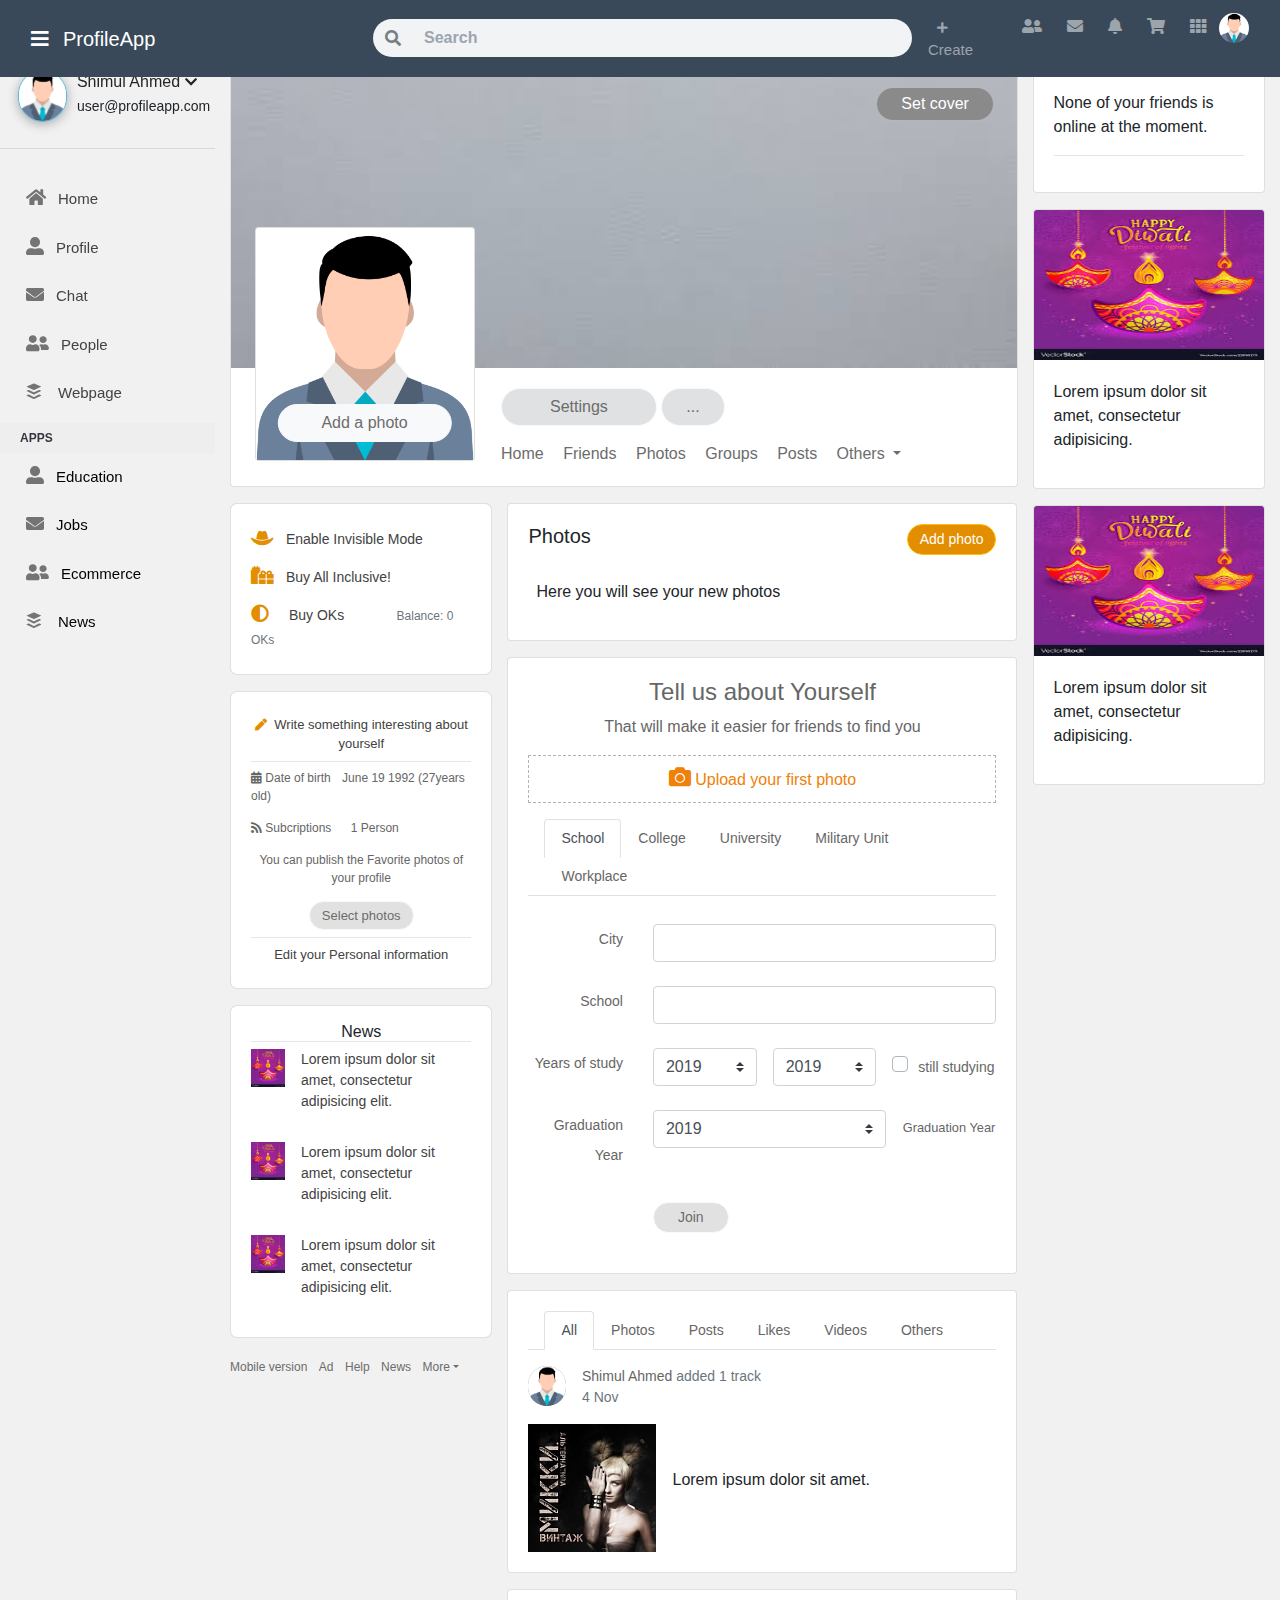
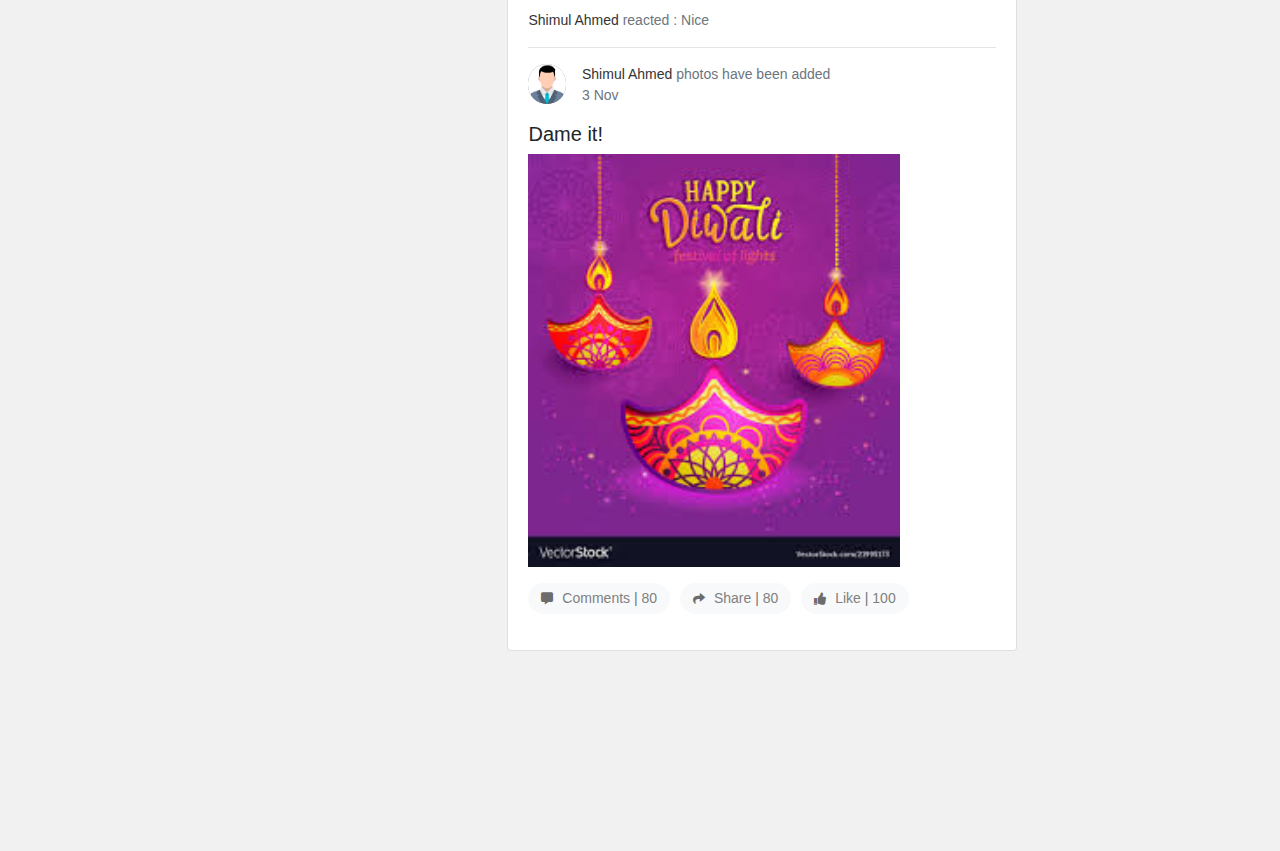
<file: index.html>
<!DOCTYPE html>
<html lang="en">
<head>
    <meta charset="UTF-8">
    <meta http-equiv="Content-type" content="text/html; charset=UTF-8">
    <meta name="title" content="">
    <meta name="description" content="">
    <meta name="keywords" content="">
    <meta name="viewport" content="width=device-width, initial-scale=1, maximum-scale=1">
    <title>Proffile App</title>
    
<!--  css files  -->
    <link rel="stylesheet" href="css/bootstrap.min.css">
    <link rel="stylesheet" href="css/all.min.css">
    <link rel="stylesheet" href="css/style.css">
</head>



<body>
    
<!-- Navbar start   -->

<nav class="navbar navbar-expand-lg fixed-top nav-bg navbar-dark ">
  <div class="container-fluid">
     <div class="rg-side d-flex">
        <a href="#"><span class="bars" ><i class="fas fa-bars" ></i></span></a>
        <a class="navbar-brand " href="#">ProfileApp</a>
        <div class="top-form ml-auto">
        <form class="form-inline input-group my-2 my-lg-0">
         <div class="input-group-prepend">
             <div class="input-group-text">
             <i class="fas fa-search " ></i>
             </div>
         </div>
          <input class="form-control mr-sm-2" type="search" placeholder="Search" aria-label="Search">
        </form>
        </div>
    </div>
      
 <div class="lf-side">
    <button class="navbar-toggler" type="button" data-toggle="collapse" data-target="#navbarSupportedContent" aria-controls="navbarSupportedContent" aria-expanded="false" aria-label="Toggle navigation">
    <span class="navbar-toggler-icon"></span>
  </button>

  <div class="collapse navbar-collapse" id="navbarSupportedContent">
    <ul class="navbar-nav mr-auto">
     
      <li class="nav-item  dropdown">
        <a class="nav-link " href="#" id="" role="button" data-toggle="dropdown" aria-haspopup="true" aria-expanded="false">
          <span><i class="fas fa-plus" ></i></span>Create
        </a>
        <div class="dropdown-menu" aria-labelledby="">
          <a class="dropdown-item" href="#">uih</a>
          <a class="dropdown-item" href="#">Another action</a>
          <div class="dropdown-divider"></div>
          <a class="dropdown-item" href="#">Something else here</a>
        </div>
      </li>
      
       <li class="nav-item  dropdown">
        <a class="nav-link " href="#" id="" role="button" data-toggle="dropdown" aria-haspopup="true" aria-expanded="false">
          <i class="fas fa-user-friends"></i>
        </a>
        <div class="dropdown-menu" aria-labelledby="">
          <a class="dropdown-item" href="#">uih</a>
          <a class="dropdown-item" href="#">Another action</a>
          <div class="dropdown-divider"></div>
          <a class="dropdown-item" href="#">Something else here</a>
        </div>
      </li>
      
       <li class="nav-item  dropdown">
        <a class="nav-link " href="#" id="" role="button" data-toggle="dropdown" aria-haspopup="true" aria-expanded="false">
          <i class="fas fa-envelope" ></i>
        </a>
        <div class="dropdown-menu" aria-labelledby="">
          <a class="dropdown-item" href="#">uih</a>
          <a class="dropdown-item" href="#">Another action</a>
          <div class="dropdown-divider"></div>
          <a class="dropdown-item" href="#">Something else here</a>
        </div>
      </li>
      
       <li class="nav-item  dropdown">
        <a class="nav-link " href="#" id="" role="button" data-toggle="dropdown" aria-haspopup="true" aria-expanded="false">
          <i class="fas fa-bell" ></i>
        </a>
        <div class="dropdown-menu  " aria-labelledby="">
          <a class="dropdown-item" href="#">uih</a>
          <a class="dropdown-item" href="#">Another action</a>
          <div class="dropdown-divider"></div>
          <a class="dropdown-item" href="#">Something else here</a>
        </div>
      </li>
      
       <li class="nav-item  dropdown">
        <a class="nav-link " href="#" id="" role="button" data-toggle="dropdown" aria-haspopup="true" aria-expanded="false">
          <i class="fas fa-shopping-cart" ></i>
        </a>
        <div class="dropdown-menu dropdown-menu-right" aria-labelledby="">
          <a class="dropdown-item" href="#">uih</a>
          <a class="dropdown-item" href="#">Another action</a>
          <div class="dropdown-divider"></div>
          <a class="dropdown-item" href="#">Something else here</a>
        </div>
      </li>
      
       <li class="nav-item  dropdown">
        <a class="nav-link " href="#" id="" role="button" data-toggle="dropdown" aria-haspopup="true" aria-expanded="false">
          <i class="fas fa-thfas fa-th" ></i>
        </a>
        <div class="dropdown-menu dropdown-menu-right" aria-labelledby="">
          <a class="dropdown-item" href="#">uih</a>
          <a class="dropdown-item" href="#">Another action</a>
          <div class="dropdown-divider"></div>
          <a class="dropdown-item" href="#">Something else here</a>
        </div>
      </li>
      
      <li class="nav-item dropdown">
        <a class="nav-link m-0 p-0 " href="#" id="" role="button" data-toggle="dropdown" aria-haspopup="true" aria-expanded="false">
          <img src="images/users.png" alt="">
        </a>
        <div class="dropdown-menu dropdown-menu-right" aria-labelledby="">
          <a class="dropdown-item" href="#">uih</a>
          <a class="dropdown-item" href="#">Another action</a>
          <div class="dropdown-divider"></div>
          <a class="dropdown-item" href="#">Something else here</a>
        </div>
      </li>
      
    </ul>
  </div>
 </div>
  
  </div>
</nav>
   
<!-- Navbar end   -->   
    

<!--  Left sidebar start  -->

   <div class="left-sidebar  ">
       <div class="sidebar-user d-flex d-inline">
           <img src="images/users.png" alt="user-image">
            <div class="user-info">
                <a class="nav-link p-0 dropdown " href="#" id="" role="button" data-toggle="dropdown" aria-haspopup="true" aria-expanded="false">
                  Shimul Ahmed <span><i class="fas fa-chevron-down"></i></span>
                </a>
                <div class="dropdown-menu" aria-labelledby="">
                  <a class="dropdown-item" href="#"><i class="far fa-user"></i><span>Profile</span></a>
                  <a class="dropdown-item" href="#"><i class="fas fa-sliders-h" ></i><span>Setting</span></a>
                  <a class="dropdown-item" href="#"><i class="fas fa-power-off"></i><span>Log out</span></a>
                </div>
                <span>user@profileapp.com</span>
            </div>
       </div>
       <hr>
       <div class="sidebar-list">
           <ul class="navbar-nav">
               <li class="active nav-item">
                   <a href="index.html" class="nav-link"><i class="fas fa-home"></i>Home</a>
               </li>
                <li class=" nav-item">
                   <a href="#" class="nav-link"><i class="fas fa-user-alt"></i>Profile</a>
               </li>
                <li class=" nav-item">
                   <a href="#" class="nav-link"><i class="fas fa-envelope"></i>Chat</a>
               </li>
                <li class=" nav-item">
                   <a href="people.html" class="nav-link"><i class="fas fa-user-friends"></i>People</a>
               </li>
                <li class=" nav-item">
                   <a href="webpage.html" class="nav-link"><i class="fab fa-buffer pr-3"></i>Webpage</a>
               </li>
           </ul>
           <div class="dv-text">
               APPS
           </div>
            <ul class="navbar-nav apps">
                <li class=" nav-item">
                   <a href="#" class="nav-link"><i class="fas fa-user-alt"></i>Education</a>
               </li>
                <li class=" nav-item">
                   <a href="#" class="nav-link"><i class="fas fa-envelope"></i>Jobs</a>
               </li>
                <li class=" nav-item">
                   <a href="#" class="nav-link"><i class="fas fa-user-friends"></i>Ecommerce</a>
               </li>
                <li class=" nav-item">
                   <a href="#" class="nav-link"><i class="fab fa-buffer pr-3"></i>News</a>
               </li>
           </ul>
       </div>
   </div>

<!--Left sidebar end   -->


<!--Main content container start   -->

    <div class="main-container ">
        <div class="content">
            <div class="container container-fluid ">
               <div class="row ">
                   <div class="col-lg-9">
                      <div class="row">
                          <div class="col-lg-12 px-0 mb-3">

                              <div class="card banner-card">

                                  <img src="images/banner.jpg" class="card-img-top" alt="">
                                  <div class="cover-btn">
                                      <a href="" class="btn btn-light py-1 px-4 " onclick="document.getElementById('setcover').click(); return false;">Set cover</a>
                                      <form action="" method="post" enctype="multipart/form-data">
                                          <input type="file" id="setcover" hidden accept="image/*">
                                      </form>
                                  </div>
                                  <div class="card-body">
                                      <div class="menu-section">
                                          <a href="#" class="btn btn-light px-5 " >Settings</a>
                                          <a href="#" class="  dropdown btn btn-light px-4" id="more-item" role="button" data-toggle="dropdown" aria-haspopup="true" aria-expanded="false" >
                                              ...
                                          </a>
                                          <div class="dropdown-menu" aria-labelledby="more-item">
                                              <a class="dropdown-item" href="#"><i class=" fas fa-search pr-2"></i>Finds Friends</a>
                                              <a class="dropdown-item" href="#"><i class="fas fa-gift pr-2"></i>Send a gift</a>
                                              <a class="dropdown-item" href="#"><i class="fas fa-star-of-life pr-2"></i>Enable "Friends only mode"</a>

                                          </div>
                                          <div class="menu-item pt-3">
                                              <a href="#">Home</a>
                                              <a href="#">Friends</a>
                                              <a href="#">Photos</a>
                                              <a href="#">Groups</a>
                                              <a href="#">Posts</a>
                                              <a class=" dropdown dropdown-toggle " href="#" role="button" data-toggle="dropdown" aria-haspopup="true" aria-expanded="false">
                                                  Others
                                              </a>
                                              <div class="dropdown-menu" >
                                                  <a class="dropdown-item" href="#">Products</a>
                                                  <a class="dropdown-item" href="#">Gifts</a>
                                                  <a class="dropdown-item" href="#">Settings</a>
                                              </div>
                                          </div>
                                      </div>
                                  </div>

                                  <div class="card user-card">
                                      <img src="images/users.png" class=" card-img-top img-fluid" alt="">
                                      <a href="" class="btn btn-light " onclick="document.getElementById('addphoto').click(); return false;">Add a photo</a>
                                      <form action="" method="post" enctype="multipart/form-data">
                                          <input type="file" id="addphoto" hidden accept="image/*">
                                      </form>
                                  </div>

                              </div>

                          </div>


                          <!--                   profile-left     -->

                          <div class="col-lg-4 no-gutters px-0">
                             <div class="row">
                                 <div class="col-lg-12">
                                     <div class="profile-left mb-3">
                                         <div class="card">
                                             <div class="card-body pt-3 pb-0">
                                                 <ul>
                                                     <li><a href=""><i class="fas fa-hat-cowboy pr-2"></i> Enable Invisible Mode</a></li>
                                                     <li> <a href=""><i class="fas fa-gifts pr-2"></i> Buy All Inclusive!</a></li>
                                                     <li>  <a href=""><i class="fas fa-adjust pr-3"></i> Buy OKs</a>
                                                         <span class="text-muted pl-5">Balance: 0 OKs</span>
                                                     </li>
                                                 </ul>
                                             </div>
                                         </div>
                                     </div>
                                 </div>

<!--                                 write something-->

                                 <div class="col-lg-12">
                                     <div class="profile-left about-yourself write-something mb-3">
                                         <div class="card">
                                             <div class="card-body pt-3 pb-0">
                                                 <ul >
                                                     <li class="text-center"><a href="" ><i class="fas fa-pen pr-1"></i> Write something interesting about yourself</a></li>
                                                     <hr class="m-0 " >
                                                     <li> <span class="pr-2"><i class="fas fa-calendar-alt"></i> Date of birth</span> <span>June 19 1992 (27years old)</span></li>
                                                     <li> <span class="pr-3"><i class="fas fa-rss"></i> Subcriptions</span> <span>1 Person</span></li>
                                                     <li class="text-center "> You can publish the Favorite photos of your profile</li>
                                                     <li class="text-center" ><a href="" class="btn btn-light py-1" onclick="document.getElementById('selectphotos').click(); return false;">Select photos</a>
                                                         <form action="" method="post" enctype="multipart/form-data">
                                                             <input type="file" id="selectphotos" hidden accept="image/*">
                                                         </form>
                                                     </li>
                                                     <hr class="m-0 " >
                                                     <li class="text-center "><a href="">Edit your Personal information</a></li>



                                                 </ul>
                                             </div>
                                         </div>
                                     </div>
                                 </div>

<!--                                 news tab-->
                                 <div class="col-lg-12">
                                     <div class="profile-left mb-3">
                                         <div class="card">
                                             <div class="card-body pt-3 pb-0">
                                                 <h6 class="text-center">News</h6>
                                                 <hr class="m-0">
                                                 <ul>
                                                     <li >
                                                         <a href="#" class="d-flex">
                                                             <div class="n-img">
                                                                 <img src="images/new-banner.jpg" class="n-banner pr-3" alt="">
                                                             </div>
                                                             <p class="  ">Lorem ipsum dolor sit amet, consectetur adipisicing elit.</p>
                                                        </a>
                                                     </li>

                                                     <li >
                                                         <a href="#" class="d-flex">
                                                             <div class="n-img">
                                                                 <img src="images/new-banner.jpg" class="n-banner pr-3" alt="">
                                                             </div>
                                                             <p class="  ">Lorem ipsum dolor sit amet, consectetur adipisicing elit.</p>
                                                         </a>
                                                     </li>

                                                     <li >
                                                         <a href="#" class="d-flex">
                                                             <div class="n-img">
                                                                 <img src="images/new-banner.jpg" class="n-banner pr-3" alt="">
                                                             </div>
                                                             <p class="  ">Lorem ipsum dolor sit amet, consectetur adipisicing elit.</p>
                                                         </a>
                                                     </li>
                                                 </ul>
                                             </div>
                                         </div>
                                     </div>
                                 </div>


<!--                                 news-footer-->
                                 <div class="col-lg-12">
                                     <div class="foot-menu">
                                         <ul>
                                             <li>
                                                 <a href="">Mobile version</a>
                                                 <a href="">Ad</a>
                                                 <a href="">Help</a>
                                                 <a href="">News</a>
                                                 <a href="" class="dropdown dropdown-toggle" id="" data-toggle="dropdown" aria-haspopup="true" aria-expanded="false">More</a>
                                                 <div class="dropdown-menu" aria-labelledby="">
                                                     <a class="dropdown-item" href="#">About the company</a>
                                                     <a class="dropdown-item" href="#">API</a>
                                                     <a class="dropdown-item" href="#">License Agreement</a>
                                                     <a class="dropdown-item" href="#">Privact Policy</a>
                                                 </div>
                                             </li>
                                         </ul>
                                     </div>
                                 </div>


                             </div>
                          </div>


<!--                          profile right start-->

                          <div class="col-8 no-gutters pr-0">

<!--                              photos part-->
                             <div class="col-lg-12">
                                 <div class="card mb-3">
                                     <div class="card-body ">
                                         <div class="photo-section">
                                             <div class="p-header d-flex pb-4">
                                                 <h5>Photos</h5>
                                                 <div class="bt ml-auto">
                                                     <a href="" class="btn btn-warning py-1" onclick="document.getElementById('ad-ph').click(); return false;">Add photo</a>
                                                     <form action="" enctype="multipart/form-data">
                                                         <input type="file" accept="image/*" id="ad-ph" hidden>
                                                     </form>
                                                 </div>
                                             </div>
                                             <div class="photo-section-content pl-2">
                                                 <p class="">Here you will see your new photos</p>
                                             </div>

                                         </div>
                                     </div>
                                 </div>
                             </div>

<!--                              about-yourself-->
                              <div class="col-lg-12">
                                  <div class="card mb-3">
                                      <div class="card-body ">
                                          <div class="about-yourself text-center">
                                              <h4>Tell us about Yourself</h4>
                                              <p>That will make it easier for friends to find you</p>
                                              <div class="up-photo mb-3">
                                                  <a href=""  onclick="document.getElementById('up-ph').click(); return false;">
                                                      <i class="fas fa-camera"></i> Upload your first photo
                                                  </a>
                                                  <form action="" enctype="multipart/form-data">
                                                      <input type="file" accept="image/*" id="up-ph" hidden>
                                                  </form>
                                              </div>

                                              <div class="about-yourself-tabs">
                                                  <nav>
                                                      <div class="nav nav-tabs pl-3" id="nav-tab" role="tablist">
                                                          <a class="nav-item nav-link active" id="school-tab" data-toggle="tab" href="#nav-school" role="tab" aria-controls="nav-school" aria-selected="true">School</a>
                                                          <a class="nav-item nav-link" id="college-tab" data-toggle="tab" href="#nav-college" role="tab" aria-controls="nav-college" aria-selected="false">College</a>
                                                          <a class="nav-item nav-link" id="university-tab" data-toggle="tab" href="#nav-university" role="tab" aria-controls="nav-university" aria-selected="false">University</a>
                                                          <a class="nav-item nav-link" id="military-tab" data-toggle="tab" href="#nav-military" role="tab" aria-controls="nav-military" aria-selected="false">Military Unit</a>
                                                          <a class="nav-item nav-link" id="workplace-tab" data-toggle="tab" href="#nav-workplace" role="tab" aria-controls="nav-workplace" aria-selected="false">Workplace</a>
                                                      </div>
                                                  </nav>
                                                  <div class="tab-content" id="nav-tabContent">

<!--                                                      tab-1 -->
                                                      <div class="tab-pane fade show active" id="nav-school" role="tabpanel" aria-labelledby="school-tab">
                                                          <form action="" class="fm pt-4">
                                                              <div class="form-group row py-1">
                                                                  <label for="" class="col-3 text-right">City</label>
                                                                  <div class="col-9">
                                                                      <input type="text" class=" form-control">
                                                                  </div>
                                                              </div>
                                                              <div class="form-group row py-1">
                                                                  <label for="" class="col-3 text-right">School</label>
                                                                  <div class="col-9">
                                                                      <input type="text" class=" form-control">
                                                                  </div>
                                                              </div>
                                                              <div class="form-group row py-1">
                                                                  <label for="" class="col-3 text-right">Years of study</label>
                                                                  <div class="col-9 d-flex">
                                                                      <select name="" class="custom-select mr-3">
                                                                          <option value="2019">2019</option>
                                                                          <option value="2018">2018</option>
                                                                          <option value="2017">2017</option>
                                                                          <option value="2016">2016</option>
                                                                          <option value="2015">2015</option>
                                                                          <option value="2014">2014</option>
                                                                          <option value="2013">2013</option>
                                                                          <option value="2012">2012</option>
                                                                          <option value="2011">2011</option>
                                                                          <option value="2010">2010</option>
                                                                          <option value="2009">2009</option>
                                                                          <option value="2008">2008</option>
                                                                          <option value="2007">2007</option>
                                                                          <option value="2006">2006</option>
                                                                          <option value="2005">2005</option>
                                                                          <option value="2004">2004</option>
                                                                          <option value="2003">2003</option>
                                                                          <option value="2002">2002</option>
                                                                          <option value="2001">2001</option>
                                                                          <option value="2000">2000</option>
                                                                          <option value="1999">1999</option>
                                                                          <option value="1998">1998</option>
                                                                          <option value="1997">1997</option>
                                                                          <option value="1996">1996</option>
                                                                          <option value="1995">1995</option>
                                                                          <option value="1994">1994</option>
                                                                          <option value="1993">1993</option>
                                                                          <option value="1992">1992</option>
                                                                          <option value="1991">1991</option>
                                                                          <option value="1990">1990</option>
                                                                          <option value="1989">1989</option>
                                                                          <option value="1988">1988</option>
                                                                          <option value="1987">1987</option>
                                                                          <option value="1986">1986</option>
                                                                          <option value="1985">1985</option>
                                                                          <option value="1984">1984</option>
                                                                          <option value="1983">1983</option>
                                                                          <option value="1982">1982</option>
                                                                          <option value="1981">1981</option>
                                                                          <option value="1980">1980</option>
                                                                          <option value="1979">1979</option>
                                                                          <option value="1978">1978</option>
                                                                          <option value="1977">1977</option>
                                                                          <option value="1976">1976</option>
                                                                          <option value="1975">1975</option>
                                                                          <option value="1974">1974</option>
                                                                          <option value="1973">1973</option>
                                                                          <option value="1972">1972</option>
                                                                          <option value="1971">1971</option>
                                                                          <option value="1970">1970</option>
                                                                          <option value="1969">1969</option>
                                                                          <option value="1968">1968</option>
                                                                          <option value="1967">1967</option>
                                                                          <option value="1966">1966</option>
                                                                          <option value="1965">1965</option>
                                                                          <option value="1964">1964</option>
                                                                          <option value="1963">1963</option>
                                                                          <option value="1962">1962</option>
                                                                          <option value="1961">1961</option>
                                                                          <option value="1960">1960</option>
                                                                          <option value="1959">1959</option>
                                                                          <option value="1958">1958</option>
                                                                          <option value="1957">1957</option>
                                                                          <option value="1956">1956</option>
                                                                          <option value="1955">1955</option>
                                                                          <option value="1954">1954</option>
                                                                          <option value="1953">1953</option>
                                                                          <option value="1952">1952</option>
                                                                          <option value="1951">1951</option>
                                                                          <option value="1950">1950</option>
                                                                          <option value="1949">1949</option>
                                                                          <option value="1948">1948</option>
                                                                          <option value="1947">1947</option>
                                                                          <option value="1946">1946</option>
                                                                          <option value="1945">1945</option>
                                                                          <option value="1944">1944</option>
                                                                          <option value="1943">1943</option>
                                                                          <option value="1942">1942</option>
                                                                          <option value="1941">1941</option>
                                                                          <option value="1940">1940</option>
                                                                          <option value="1939">1939</option>
                                                                          <option value="1938">1938</option>
                                                                          <option value="1937">1937</option>
                                                                          <option value="1936">1936</option>
                                                                          <option value="1935">1935</option>
                                                                          <option value="1934">1934</option>
                                                                          <option value="1933">1933</option>
                                                                          <option value="1932">1932</option>
                                                                          <option value="1931">1931</option>
                                                                          <option value="1930">1930</option>
                                                                          <option value="1929">1929</option>
                                                                          <option value="1928">1928</option>
                                                                          <option value="1927">1927</option>
                                                                          <option value="1926">1926</option>
                                                                          <option value="1925">1925</option>
                                                                          <option value="1924">1924</option>
                                                                          <option value="1923">1923</option>
                                                                          <option value="1922">1922</option>
                                                                          <option value="1921">1921</option>
                                                                          <option value="1920">1920</option>
                                                                          <option value="1919">1919</option>
                                                                          <option value="1918">1918</option>
                                                                          <option value="1917">1917</option>
                                                                          <option value="1916">1916</option>
                                                                          <option value="1915">1915</option>
                                                                          <option value="1914">1914</option>
                                                                          <option value="1913">1913</option>
                                                                          <option value="1912">1912</option>
                                                                          <option value="1911">1911</option>
                                                                          <option value="1910">1910</option>
                                                                          <option value="1909">1909</option>
                                                                          <option value="1908">1908</option>
                                                                          <option value="1907">1907</option>
                                                                          <option value="1906">1906</option>
                                                                          <option value="1905">1905</option>
                                                                      </select>
                                                                      <select name="" class="custom-select mr-3">
                                                                          <option value="2019">2019</option>
                                                                          <option value="2018">2018</option>
                                                                          <option value="2017">2017</option>
                                                                          <option value="2016">2016</option>
                                                                          <option value="2015">2015</option>
                                                                          <option value="2014">2014</option>
                                                                          <option value="2013">2013</option>
                                                                          <option value="2012">2012</option>
                                                                          <option value="2011">2011</option>
                                                                          <option value="2010">2010</option>
                                                                          <option value="2009">2009</option>
                                                                          <option value="2008">2008</option>
                                                                          <option value="2007">2007</option>
                                                                          <option value="2006">2006</option>
                                                                          <option value="2005">2005</option>
                                                                          <option value="2004">2004</option>
                                                                          <option value="2003">2003</option>
                                                                          <option value="2002">2002</option>
                                                                          <option value="2001">2001</option>
                                                                          <option value="2000">2000</option>
                                                                          <option value="1999">1999</option>
                                                                          <option value="1998">1998</option>
                                                                          <option value="1997">1997</option>
                                                                          <option value="1996">1996</option>
                                                                          <option value="1995">1995</option>
                                                                          <option value="1994">1994</option>
                                                                          <option value="1993">1993</option>
                                                                          <option value="1992">1992</option>
                                                                          <option value="1991">1991</option>
                                                                          <option value="1990">1990</option>
                                                                          <option value="1989">1989</option>
                                                                          <option value="1988">1988</option>
                                                                          <option value="1987">1987</option>
                                                                          <option value="1986">1986</option>
                                                                          <option value="1985">1985</option>
                                                                          <option value="1984">1984</option>
                                                                          <option value="1983">1983</option>
                                                                          <option value="1982">1982</option>
                                                                          <option value="1981">1981</option>
                                                                          <option value="1980">1980</option>
                                                                          <option value="1979">1979</option>
                                                                          <option value="1978">1978</option>
                                                                          <option value="1977">1977</option>
                                                                          <option value="1976">1976</option>
                                                                          <option value="1975">1975</option>
                                                                          <option value="1974">1974</option>
                                                                          <option value="1973">1973</option>
                                                                          <option value="1972">1972</option>
                                                                          <option value="1971">1971</option>
                                                                          <option value="1970">1970</option>
                                                                          <option value="1969">1969</option>
                                                                          <option value="1968">1968</option>
                                                                          <option value="1967">1967</option>
                                                                          <option value="1966">1966</option>
                                                                          <option value="1965">1965</option>
                                                                          <option value="1964">1964</option>
                                                                          <option value="1963">1963</option>
                                                                          <option value="1962">1962</option>
                                                                          <option value="1961">1961</option>
                                                                          <option value="1960">1960</option>
                                                                          <option value="1959">1959</option>
                                                                          <option value="1958">1958</option>
                                                                          <option value="1957">1957</option>
                                                                          <option value="1956">1956</option>
                                                                          <option value="1955">1955</option>
                                                                          <option value="1954">1954</option>
                                                                          <option value="1953">1953</option>
                                                                          <option value="1952">1952</option>
                                                                          <option value="1951">1951</option>
                                                                          <option value="1950">1950</option>
                                                                          <option value="1949">1949</option>
                                                                          <option value="1948">1948</option>
                                                                          <option value="1947">1947</option>
                                                                          <option value="1946">1946</option>
                                                                          <option value="1945">1945</option>
                                                                          <option value="1944">1944</option>
                                                                          <option value="1943">1943</option>
                                                                          <option value="1942">1942</option>
                                                                          <option value="1941">1941</option>
                                                                          <option value="1940">1940</option>
                                                                          <option value="1939">1939</option>
                                                                          <option value="1938">1938</option>
                                                                          <option value="1937">1937</option>
                                                                          <option value="1936">1936</option>
                                                                          <option value="1935">1935</option>
                                                                          <option value="1934">1934</option>
                                                                          <option value="1933">1933</option>
                                                                          <option value="1932">1932</option>
                                                                          <option value="1931">1931</option>
                                                                          <option value="1930">1930</option>
                                                                          <option value="1929">1929</option>
                                                                          <option value="1928">1928</option>
                                                                          <option value="1927">1927</option>
                                                                          <option value="1926">1926</option>
                                                                          <option value="1925">1925</option>
                                                                          <option value="1924">1924</option>
                                                                          <option value="1923">1923</option>
                                                                          <option value="1922">1922</option>
                                                                          <option value="1921">1921</option>
                                                                          <option value="1920">1920</option>
                                                                          <option value="1919">1919</option>
                                                                          <option value="1918">1918</option>
                                                                          <option value="1917">1917</option>
                                                                          <option value="1916">1916</option>
                                                                          <option value="1915">1915</option>
                                                                          <option value="1914">1914</option>
                                                                          <option value="1913">1913</option>
                                                                          <option value="1912">1912</option>
                                                                          <option value="1911">1911</option>
                                                                          <option value="1910">1910</option>
                                                                          <option value="1909">1909</option>
                                                                          <option value="1908">1908</option>
                                                                          <option value="1907">1907</option>
                                                                          <option value="1906">1906</option>
                                                                          <option value="1905">1905</option>
                                                                      </select>
                                                                      <div class="custom-control pt-1 custom-checkbox ">
                                                                          <input type="checkbox" class="custom-control-input pr-0" id="customCheck1">
                                                                          <small><label class="custom-control-label ch-text" for="customCheck1">still studying</label></small>
                                                                      </div>
                                                                  </div>
                                                              </div>

                                                              <div class="form-group row py-1">
                                                                  <label for="" class="col-3 text-right">Graduation Year</label>
                                                                  <div class="col-9 d-flex">
                                                                      <select name="" class="custom-select mr-3">
                                                                          <option value="2019">2019</option>
                                                                          <option value="2018">2018</option>
                                                                          <option value="2017">2017</option>
                                                                          <option value="2016">2016</option>
                                                                          <option value="2015">2015</option>
                                                                          <option value="2014">2014</option>
                                                                          <option value="2013">2013</option>
                                                                          <option value="2012">2012</option>
                                                                          <option value="2011">2011</option>
                                                                          <option value="2010">2010</option>
                                                                          <option value="2009">2009</option>
                                                                          <option value="2008">2008</option>
                                                                          <option value="2007">2007</option>
                                                                          <option value="2006">2006</option>
                                                                          <option value="2005">2005</option>
                                                                          <option value="2004">2004</option>
                                                                          <option value="2003">2003</option>
                                                                          <option value="2002">2002</option>
                                                                          <option value="2001">2001</option>
                                                                          <option value="2000">2000</option>
                                                                          <option value="1999">1999</option>
                                                                          <option value="1998">1998</option>
                                                                          <option value="1997">1997</option>
                                                                          <option value="1996">1996</option>
                                                                          <option value="1995">1995</option>
                                                                          <option value="1994">1994</option>
                                                                          <option value="1993">1993</option>
                                                                          <option value="1992">1992</option>
                                                                          <option value="1991">1991</option>
                                                                          <option value="1990">1990</option>
                                                                          <option value="1989">1989</option>
                                                                          <option value="1988">1988</option>
                                                                          <option value="1987">1987</option>
                                                                          <option value="1986">1986</option>
                                                                          <option value="1985">1985</option>
                                                                          <option value="1984">1984</option>
                                                                          <option value="1983">1983</option>
                                                                          <option value="1982">1982</option>
                                                                          <option value="1981">1981</option>
                                                                          <option value="1980">1980</option>
                                                                          <option value="1979">1979</option>
                                                                          <option value="1978">1978</option>
                                                                          <option value="1977">1977</option>
                                                                          <option value="1976">1976</option>
                                                                          <option value="1975">1975</option>
                                                                          <option value="1974">1974</option>
                                                                          <option value="1973">1973</option>
                                                                          <option value="1972">1972</option>
                                                                          <option value="1971">1971</option>
                                                                          <option value="1970">1970</option>
                                                                          <option value="1969">1969</option>
                                                                          <option value="1968">1968</option>
                                                                          <option value="1967">1967</option>
                                                                          <option value="1966">1966</option>
                                                                          <option value="1965">1965</option>
                                                                          <option value="1964">1964</option>
                                                                          <option value="1963">1963</option>
                                                                          <option value="1962">1962</option>
                                                                          <option value="1961">1961</option>
                                                                          <option value="1960">1960</option>
                                                                          <option value="1959">1959</option>
                                                                          <option value="1958">1958</option>
                                                                          <option value="1957">1957</option>
                                                                          <option value="1956">1956</option>
                                                                          <option value="1955">1955</option>
                                                                          <option value="1954">1954</option>
                                                                          <option value="1953">1953</option>
                                                                          <option value="1952">1952</option>
                                                                          <option value="1951">1951</option>
                                                                          <option value="1950">1950</option>
                                                                          <option value="1949">1949</option>
                                                                          <option value="1948">1948</option>
                                                                          <option value="1947">1947</option>
                                                                          <option value="1946">1946</option>
                                                                          <option value="1945">1945</option>
                                                                          <option value="1944">1944</option>
                                                                          <option value="1943">1943</option>
                                                                          <option value="1942">1942</option>
                                                                          <option value="1941">1941</option>
                                                                          <option value="1940">1940</option>
                                                                          <option value="1939">1939</option>
                                                                          <option value="1938">1938</option>
                                                                          <option value="1937">1937</option>
                                                                          <option value="1936">1936</option>
                                                                          <option value="1935">1935</option>
                                                                          <option value="1934">1934</option>
                                                                          <option value="1933">1933</option>
                                                                          <option value="1932">1932</option>
                                                                          <option value="1931">1931</option>
                                                                          <option value="1930">1930</option>
                                                                          <option value="1929">1929</option>
                                                                          <option value="1928">1928</option>
                                                                          <option value="1927">1927</option>
                                                                          <option value="1926">1926</option>
                                                                          <option value="1925">1925</option>
                                                                          <option value="1924">1924</option>
                                                                          <option value="1923">1923</option>
                                                                          <option value="1922">1922</option>
                                                                          <option value="1921">1921</option>
                                                                          <option value="1920">1920</option>
                                                                          <option value="1919">1919</option>
                                                                          <option value="1918">1918</option>
                                                                          <option value="1917">1917</option>
                                                                          <option value="1916">1916</option>
                                                                          <option value="1915">1915</option>
                                                                          <option value="1914">1914</option>
                                                                          <option value="1913">1913</option>
                                                                          <option value="1912">1912</option>
                                                                          <option value="1911">1911</option>
                                                                          <option value="1910">1910</option>
                                                                          <option value="1909">1909</option>
                                                                          <option value="1908">1908</option>
                                                                          <option value="1907">1907</option>
                                                                          <option value="1906">1906</option>
                                                                          <option value="1905">1905</option>
                                                                      </select>
                                                                      <small class="gd-text">
                                                                          Graduation Year
                                                                      </small>
                                                                  </div>
                                                              </div>
                                                              <div class="form-group row py-1">
                                                                  <div class="offset-3"></div>
                                                                  <div class="col-9 fm-btn text-left">
                                                                      <a href="" class="btn btn-light px-4 py-1">Join</a>
                                                                  </div>
                                                              </div>
                                                          </form>
                                                      </div>


<!--                                                      tab-2-->
                                                      <div class="tab-pane fade" id="nav-college" role="tabpanel" aria-labelledby="college-tab">
                                                          <form action="" class="fm pt-4">
                                                              <div class="form-group row py-1">
                                                                  <label for="" class="col-3 text-right">City</label>
                                                                  <div class="col-9">
                                                                      <input type="text" class=" form-control">
                                                                  </div>
                                                              </div>
                                                              <div class="form-group row py-1">
                                                                  <label for="" class="col-3 text-right">College</label>
                                                                  <div class="col-9">
                                                                      <input type="text" class=" form-control">
                                                                  </div>
                                                              </div>
                                                              <div class="form-group row py-1">
                                                                  <label for="" class="col-3 text-right">Years of study</label>
                                                                  <div class="col-9 d-flex">
                                                                      <select name="" class="custom-select mr-3">
                                                                          <option value="2019">2019</option>
                                                                          <option value="2018">2018</option>
                                                                          <option value="2017">2017</option>
                                                                          <option value="2016">2016</option>
                                                                          <option value="2015">2015</option>
                                                                          <option value="2014">2014</option>
                                                                          <option value="2013">2013</option>
                                                                          <option value="2012">2012</option>
                                                                          <option value="2011">2011</option>
                                                                          <option value="2010">2010</option>
                                                                          <option value="2009">2009</option>
                                                                          <option value="2008">2008</option>
                                                                          <option value="2007">2007</option>
                                                                          <option value="2006">2006</option>
                                                                          <option value="2005">2005</option>
                                                                          <option value="2004">2004</option>
                                                                          <option value="2003">2003</option>
                                                                          <option value="2002">2002</option>
                                                                          <option value="2001">2001</option>
                                                                          <option value="2000">2000</option>
                                                                          <option value="1999">1999</option>
                                                                          <option value="1998">1998</option>
                                                                          <option value="1997">1997</option>
                                                                          <option value="1996">1996</option>
                                                                          <option value="1995">1995</option>
                                                                          <option value="1994">1994</option>
                                                                          <option value="1993">1993</option>
                                                                          <option value="1992">1992</option>
                                                                          <option value="1991">1991</option>
                                                                          <option value="1990">1990</option>
                                                                          <option value="1989">1989</option>
                                                                          <option value="1988">1988</option>
                                                                          <option value="1987">1987</option>
                                                                          <option value="1986">1986</option>
                                                                          <option value="1985">1985</option>
                                                                          <option value="1984">1984</option>
                                                                          <option value="1983">1983</option>
                                                                          <option value="1982">1982</option>
                                                                          <option value="1981">1981</option>
                                                                          <option value="1980">1980</option>
                                                                          <option value="1979">1979</option>
                                                                          <option value="1978">1978</option>
                                                                          <option value="1977">1977</option>
                                                                          <option value="1976">1976</option>
                                                                          <option value="1975">1975</option>
                                                                          <option value="1974">1974</option>
                                                                          <option value="1973">1973</option>
                                                                          <option value="1972">1972</option>
                                                                          <option value="1971">1971</option>
                                                                          <option value="1970">1970</option>
                                                                          <option value="1969">1969</option>
                                                                          <option value="1968">1968</option>
                                                                          <option value="1967">1967</option>
                                                                          <option value="1966">1966</option>
                                                                          <option value="1965">1965</option>
                                                                          <option value="1964">1964</option>
                                                                          <option value="1963">1963</option>
                                                                          <option value="1962">1962</option>
                                                                          <option value="1961">1961</option>
                                                                          <option value="1960">1960</option>
                                                                          <option value="1959">1959</option>
                                                                          <option value="1958">1958</option>
                                                                          <option value="1957">1957</option>
                                                                          <option value="1956">1956</option>
                                                                          <option value="1955">1955</option>
                                                                          <option value="1954">1954</option>
                                                                          <option value="1953">1953</option>
                                                                          <option value="1952">1952</option>
                                                                          <option value="1951">1951</option>
                                                                          <option value="1950">1950</option>
                                                                          <option value="1949">1949</option>
                                                                          <option value="1948">1948</option>
                                                                          <option value="1947">1947</option>
                                                                          <option value="1946">1946</option>
                                                                          <option value="1945">1945</option>
                                                                          <option value="1944">1944</option>
                                                                          <option value="1943">1943</option>
                                                                          <option value="1942">1942</option>
                                                                          <option value="1941">1941</option>
                                                                          <option value="1940">1940</option>
                                                                          <option value="1939">1939</option>
                                                                          <option value="1938">1938</option>
                                                                          <option value="1937">1937</option>
                                                                          <option value="1936">1936</option>
                                                                          <option value="1935">1935</option>
                                                                          <option value="1934">1934</option>
                                                                          <option value="1933">1933</option>
                                                                          <option value="1932">1932</option>
                                                                          <option value="1931">1931</option>
                                                                          <option value="1930">1930</option>
                                                                          <option value="1929">1929</option>
                                                                          <option value="1928">1928</option>
                                                                          <option value="1927">1927</option>
                                                                          <option value="1926">1926</option>
                                                                          <option value="1925">1925</option>
                                                                          <option value="1924">1924</option>
                                                                          <option value="1923">1923</option>
                                                                          <option value="1922">1922</option>
                                                                          <option value="1921">1921</option>
                                                                          <option value="1920">1920</option>
                                                                          <option value="1919">1919</option>
                                                                          <option value="1918">1918</option>
                                                                          <option value="1917">1917</option>
                                                                          <option value="1916">1916</option>
                                                                          <option value="1915">1915</option>
                                                                          <option value="1914">1914</option>
                                                                          <option value="1913">1913</option>
                                                                          <option value="1912">1912</option>
                                                                          <option value="1911">1911</option>
                                                                          <option value="1910">1910</option>
                                                                          <option value="1909">1909</option>
                                                                          <option value="1908">1908</option>
                                                                          <option value="1907">1907</option>
                                                                          <option value="1906">1906</option>
                                                                          <option value="1905">1905</option>
                                                                      </select>
                                                                      <select name="" class="custom-select mr-3">
                                                                          <option value="2019">2019</option>
                                                                          <option value="2018">2018</option>
                                                                          <option value="2017">2017</option>
                                                                          <option value="2016">2016</option>
                                                                          <option value="2015">2015</option>
                                                                          <option value="2014">2014</option>
                                                                          <option value="2013">2013</option>
                                                                          <option value="2012">2012</option>
                                                                          <option value="2011">2011</option>
                                                                          <option value="2010">2010</option>
                                                                          <option value="2009">2009</option>
                                                                          <option value="2008">2008</option>
                                                                          <option value="2007">2007</option>
                                                                          <option value="2006">2006</option>
                                                                          <option value="2005">2005</option>
                                                                          <option value="2004">2004</option>
                                                                          <option value="2003">2003</option>
                                                                          <option value="2002">2002</option>
                                                                          <option value="2001">2001</option>
                                                                          <option value="2000">2000</option>
                                                                          <option value="1999">1999</option>
                                                                          <option value="1998">1998</option>
                                                                          <option value="1997">1997</option>
                                                                          <option value="1996">1996</option>
                                                                          <option value="1995">1995</option>
                                                                          <option value="1994">1994</option>
                                                                          <option value="1993">1993</option>
                                                                          <option value="1992">1992</option>
                                                                          <option value="1991">1991</option>
                                                                          <option value="1990">1990</option>
                                                                          <option value="1989">1989</option>
                                                                          <option value="1988">1988</option>
                                                                          <option value="1987">1987</option>
                                                                          <option value="1986">1986</option>
                                                                          <option value="1985">1985</option>
                                                                          <option value="1984">1984</option>
                                                                          <option value="1983">1983</option>
                                                                          <option value="1982">1982</option>
                                                                          <option value="1981">1981</option>
                                                                          <option value="1980">1980</option>
                                                                          <option value="1979">1979</option>
                                                                          <option value="1978">1978</option>
                                                                          <option value="1977">1977</option>
                                                                          <option value="1976">1976</option>
                                                                          <option value="1975">1975</option>
                                                                          <option value="1974">1974</option>
                                                                          <option value="1973">1973</option>
                                                                          <option value="1972">1972</option>
                                                                          <option value="1971">1971</option>
                                                                          <option value="1970">1970</option>
                                                                          <option value="1969">1969</option>
                                                                          <option value="1968">1968</option>
                                                                          <option value="1967">1967</option>
                                                                          <option value="1966">1966</option>
                                                                          <option value="1965">1965</option>
                                                                          <option value="1964">1964</option>
                                                                          <option value="1963">1963</option>
                                                                          <option value="1962">1962</option>
                                                                          <option value="1961">1961</option>
                                                                          <option value="1960">1960</option>
                                                                          <option value="1959">1959</option>
                                                                          <option value="1958">1958</option>
                                                                          <option value="1957">1957</option>
                                                                          <option value="1956">1956</option>
                                                                          <option value="1955">1955</option>
                                                                          <option value="1954">1954</option>
                                                                          <option value="1953">1953</option>
                                                                          <option value="1952">1952</option>
                                                                          <option value="1951">1951</option>
                                                                          <option value="1950">1950</option>
                                                                          <option value="1949">1949</option>
                                                                          <option value="1948">1948</option>
                                                                          <option value="1947">1947</option>
                                                                          <option value="1946">1946</option>
                                                                          <option value="1945">1945</option>
                                                                          <option value="1944">1944</option>
                                                                          <option value="1943">1943</option>
                                                                          <option value="1942">1942</option>
                                                                          <option value="1941">1941</option>
                                                                          <option value="1940">1940</option>
                                                                          <option value="1939">1939</option>
                                                                          <option value="1938">1938</option>
                                                                          <option value="1937">1937</option>
                                                                          <option value="1936">1936</option>
                                                                          <option value="1935">1935</option>
                                                                          <option value="1934">1934</option>
                                                                          <option value="1933">1933</option>
                                                                          <option value="1932">1932</option>
                                                                          <option value="1931">1931</option>
                                                                          <option value="1930">1930</option>
                                                                          <option value="1929">1929</option>
                                                                          <option value="1928">1928</option>
                                                                          <option value="1927">1927</option>
                                                                          <option value="1926">1926</option>
                                                                          <option value="1925">1925</option>
                                                                          <option value="1924">1924</option>
                                                                          <option value="1923">1923</option>
                                                                          <option value="1922">1922</option>
                                                                          <option value="1921">1921</option>
                                                                          <option value="1920">1920</option>
                                                                          <option value="1919">1919</option>
                                                                          <option value="1918">1918</option>
                                                                          <option value="1917">1917</option>
                                                                          <option value="1916">1916</option>
                                                                          <option value="1915">1915</option>
                                                                          <option value="1914">1914</option>
                                                                          <option value="1913">1913</option>
                                                                          <option value="1912">1912</option>
                                                                          <option value="1911">1911</option>
                                                                          <option value="1910">1910</option>
                                                                          <option value="1909">1909</option>
                                                                          <option value="1908">1908</option>
                                                                          <option value="1907">1907</option>
                                                                          <option value="1906">1906</option>
                                                                          <option value="1905">1905</option>
                                                                      </select>
                                                                      <div class="custom-control pt-1 custom-checkbox ">
                                                                          <input type="checkbox" class="custom-control-input pr-0" id="">
                                                                          <small><label class="custom-control-label ch-text" for="customCheck1">still studying</label></small>
                                                                      </div>
                                                                  </div>
                                                              </div>

                                                              <div class="form-group row py-1">
                                                                  <label for="" class="col-3 text-right">Graduation Year</label>
                                                                  <div class="col-9 d-flex">
                                                                      <select name="" class="custom-select mr-3">
                                                                          <option value="2019">2019</option>
                                                                          <option value="2018">2018</option>
                                                                          <option value="2017">2017</option>
                                                                          <option value="2016">2016</option>
                                                                          <option value="2015">2015</option>
                                                                          <option value="2014">2014</option>
                                                                          <option value="2013">2013</option>
                                                                          <option value="2012">2012</option>
                                                                          <option value="2011">2011</option>
                                                                          <option value="2010">2010</option>
                                                                          <option value="2009">2009</option>
                                                                          <option value="2008">2008</option>
                                                                          <option value="2007">2007</option>
                                                                          <option value="2006">2006</option>
                                                                          <option value="2005">2005</option>
                                                                          <option value="2004">2004</option>
                                                                          <option value="2003">2003</option>
                                                                          <option value="2002">2002</option>
                                                                          <option value="2001">2001</option>
                                                                          <option value="2000">2000</option>
                                                                          <option value="1999">1999</option>
                                                                          <option value="1998">1998</option>
                                                                          <option value="1997">1997</option>
                                                                          <option value="1996">1996</option>
                                                                          <option value="1995">1995</option>
                                                                          <option value="1994">1994</option>
                                                                          <option value="1993">1993</option>
                                                                          <option value="1992">1992</option>
                                                                          <option value="1991">1991</option>
                                                                          <option value="1990">1990</option>
                                                                          <option value="1989">1989</option>
                                                                          <option value="1988">1988</option>
                                                                          <option value="1987">1987</option>
                                                                          <option value="1986">1986</option>
                                                                          <option value="1985">1985</option>
                                                                          <option value="1984">1984</option>
                                                                          <option value="1983">1983</option>
                                                                          <option value="1982">1982</option>
                                                                          <option value="1981">1981</option>
                                                                          <option value="1980">1980</option>
                                                                          <option value="1979">1979</option>
                                                                          <option value="1978">1978</option>
                                                                          <option value="1977">1977</option>
                                                                          <option value="1976">1976</option>
                                                                          <option value="1975">1975</option>
                                                                          <option value="1974">1974</option>
                                                                          <option value="1973">1973</option>
                                                                          <option value="1972">1972</option>
                                                                          <option value="1971">1971</option>
                                                                          <option value="1970">1970</option>
                                                                          <option value="1969">1969</option>
                                                                          <option value="1968">1968</option>
                                                                          <option value="1967">1967</option>
                                                                          <option value="1966">1966</option>
                                                                          <option value="1965">1965</option>
                                                                          <option value="1964">1964</option>
                                                                          <option value="1963">1963</option>
                                                                          <option value="1962">1962</option>
                                                                          <option value="1961">1961</option>
                                                                          <option value="1960">1960</option>
                                                                          <option value="1959">1959</option>
                                                                          <option value="1958">1958</option>
                                                                          <option value="1957">1957</option>
                                                                          <option value="1956">1956</option>
                                                                          <option value="1955">1955</option>
                                                                          <option value="1954">1954</option>
                                                                          <option value="1953">1953</option>
                                                                          <option value="1952">1952</option>
                                                                          <option value="1951">1951</option>
                                                                          <option value="1950">1950</option>
                                                                          <option value="1949">1949</option>
                                                                          <option value="1948">1948</option>
                                                                          <option value="1947">1947</option>
                                                                          <option value="1946">1946</option>
                                                                          <option value="1945">1945</option>
                                                                          <option value="1944">1944</option>
                                                                          <option value="1943">1943</option>
                                                                          <option value="1942">1942</option>
                                                                          <option value="1941">1941</option>
                                                                          <option value="1940">1940</option>
                                                                          <option value="1939">1939</option>
                                                                          <option value="1938">1938</option>
                                                                          <option value="1937">1937</option>
                                                                          <option value="1936">1936</option>
                                                                          <option value="1935">1935</option>
                                                                          <option value="1934">1934</option>
                                                                          <option value="1933">1933</option>
                                                                          <option value="1932">1932</option>
                                                                          <option value="1931">1931</option>
                                                                          <option value="1930">1930</option>
                                                                          <option value="1929">1929</option>
                                                                          <option value="1928">1928</option>
                                                                          <option value="1927">1927</option>
                                                                          <option value="1926">1926</option>
                                                                          <option value="1925">1925</option>
                                                                          <option value="1924">1924</option>
                                                                          <option value="1923">1923</option>
                                                                          <option value="1922">1922</option>
                                                                          <option value="1921">1921</option>
                                                                          <option value="1920">1920</option>
                                                                          <option value="1919">1919</option>
                                                                          <option value="1918">1918</option>
                                                                          <option value="1917">1917</option>
                                                                          <option value="1916">1916</option>
                                                                          <option value="1915">1915</option>
                                                                          <option value="1914">1914</option>
                                                                          <option value="1913">1913</option>
                                                                          <option value="1912">1912</option>
                                                                          <option value="1911">1911</option>
                                                                          <option value="1910">1910</option>
                                                                          <option value="1909">1909</option>
                                                                          <option value="1908">1908</option>
                                                                          <option value="1907">1907</option>
                                                                          <option value="1906">1906</option>
                                                                          <option value="1905">1905</option>
                                                                      </select>
                                                                      <small class="gd-text">
                                                                          Graduation Year
                                                                      </small>
                                                                  </div>
                                                              </div>
                                                              <div class="form-group row py-1">
                                                                  <div class="offset-3"></div>
                                                                  <div class="col-9 fm-btn text-left">
                                                                      <a href="" class="btn btn-light px-4 py-1">Join</a>
                                                                  </div>
                                                              </div>
                                                          </form>
                                                      </div>

<!--                                                      tab-3-->
                                                      <div class="tab-pane fade" id="nav-university" role="tabpanel" aria-labelledby="university-tab">
                                                          <form action="" class="fm pt-4">
                                                              <div class="form-group row py-1">
                                                                  <label for="" class="col-3 text-right">University</label>
                                                                  <div class="col-9">
                                                                      <input type="text" class=" form-control">
                                                                  </div>
                                                              </div>
                                                              <div class="form-group row py-1">
                                                                  <label for="" class="col-3 text-right">Department</label>
                                                                  <div class="col-9 d-flex">
                                                                      <select name="" class="custom-select mr-3">
                                                                          <option value="">-choose-</option>

                                                                      </select>
                                                                  </div>
                                                              </div>
                                                              <div class="form-group row py-1">
                                                                  <label for="" class="col-3 text-right">Years of study</label>
                                                                  <div class="col-9 d-flex">
                                                                      <select name="" class="custom-select mr-3">
                                                                          <option value="2019">2019</option>
                                                                          <option value="2018">2018</option>
                                                                          <option value="2017">2017</option>
                                                                          <option value="2016">2016</option>
                                                                          <option value="2015">2015</option>
                                                                          <option value="2014">2014</option>
                                                                          <option value="2013">2013</option>
                                                                          <option value="2012">2012</option>
                                                                          <option value="2011">2011</option>
                                                                          <option value="2010">2010</option>
                                                                          <option value="2009">2009</option>
                                                                          <option value="2008">2008</option>
                                                                          <option value="2007">2007</option>
                                                                          <option value="2006">2006</option>
                                                                          <option value="2005">2005</option>
                                                                          <option value="2004">2004</option>
                                                                          <option value="2003">2003</option>
                                                                          <option value="2002">2002</option>
                                                                          <option value="2001">2001</option>
                                                                          <option value="2000">2000</option>
                                                                          <option value="1999">1999</option>
                                                                          <option value="1998">1998</option>
                                                                          <option value="1997">1997</option>
                                                                          <option value="1996">1996</option>
                                                                          <option value="1995">1995</option>
                                                                          <option value="1994">1994</option>
                                                                          <option value="1993">1993</option>
                                                                          <option value="1992">1992</option>
                                                                          <option value="1991">1991</option>
                                                                          <option value="1990">1990</option>
                                                                          <option value="1989">1989</option>
                                                                          <option value="1988">1988</option>
                                                                          <option value="1987">1987</option>
                                                                          <option value="1986">1986</option>
                                                                          <option value="1985">1985</option>
                                                                          <option value="1984">1984</option>
                                                                          <option value="1983">1983</option>
                                                                          <option value="1982">1982</option>
                                                                          <option value="1981">1981</option>
                                                                          <option value="1980">1980</option>
                                                                          <option value="1979">1979</option>
                                                                          <option value="1978">1978</option>
                                                                          <option value="1977">1977</option>
                                                                          <option value="1976">1976</option>
                                                                          <option value="1975">1975</option>
                                                                          <option value="1974">1974</option>
                                                                          <option value="1973">1973</option>
                                                                          <option value="1972">1972</option>
                                                                          <option value="1971">1971</option>
                                                                          <option value="1970">1970</option>
                                                                          <option value="1969">1969</option>
                                                                          <option value="1968">1968</option>
                                                                          <option value="1967">1967</option>
                                                                          <option value="1966">1966</option>
                                                                          <option value="1965">1965</option>
                                                                          <option value="1964">1964</option>
                                                                          <option value="1963">1963</option>
                                                                          <option value="1962">1962</option>
                                                                          <option value="1961">1961</option>
                                                                          <option value="1960">1960</option>
                                                                          <option value="1959">1959</option>
                                                                          <option value="1958">1958</option>
                                                                          <option value="1957">1957</option>
                                                                          <option value="1956">1956</option>
                                                                          <option value="1955">1955</option>
                                                                          <option value="1954">1954</option>
                                                                          <option value="1953">1953</option>
                                                                          <option value="1952">1952</option>
                                                                          <option value="1951">1951</option>
                                                                          <option value="1950">1950</option>
                                                                          <option value="1949">1949</option>
                                                                          <option value="1948">1948</option>
                                                                          <option value="1947">1947</option>
                                                                          <option value="1946">1946</option>
                                                                          <option value="1945">1945</option>
                                                                          <option value="1944">1944</option>
                                                                          <option value="1943">1943</option>
                                                                          <option value="1942">1942</option>
                                                                          <option value="1941">1941</option>
                                                                          <option value="1940">1940</option>
                                                                          <option value="1939">1939</option>
                                                                          <option value="1938">1938</option>
                                                                          <option value="1937">1937</option>
                                                                          <option value="1936">1936</option>
                                                                          <option value="1935">1935</option>
                                                                          <option value="1934">1934</option>
                                                                          <option value="1933">1933</option>
                                                                          <option value="1932">1932</option>
                                                                          <option value="1931">1931</option>
                                                                          <option value="1930">1930</option>
                                                                          <option value="1929">1929</option>
                                                                          <option value="1928">1928</option>
                                                                          <option value="1927">1927</option>
                                                                          <option value="1926">1926</option>
                                                                          <option value="1925">1925</option>
                                                                          <option value="1924">1924</option>
                                                                          <option value="1923">1923</option>
                                                                          <option value="1922">1922</option>
                                                                          <option value="1921">1921</option>
                                                                          <option value="1920">1920</option>
                                                                          <option value="1919">1919</option>
                                                                          <option value="1918">1918</option>
                                                                          <option value="1917">1917</option>
                                                                          <option value="1916">1916</option>
                                                                          <option value="1915">1915</option>
                                                                          <option value="1914">1914</option>
                                                                          <option value="1913">1913</option>
                                                                          <option value="1912">1912</option>
                                                                          <option value="1911">1911</option>
                                                                          <option value="1910">1910</option>
                                                                          <option value="1909">1909</option>
                                                                          <option value="1908">1908</option>
                                                                          <option value="1907">1907</option>
                                                                          <option value="1906">1906</option>
                                                                          <option value="1905">1905</option>
                                                                      </select>
                                                                      <select name="" class="custom-select mr-3">
                                                                          <option value="2019">2019</option>
                                                                          <option value="2018">2018</option>
                                                                          <option value="2017">2017</option>
                                                                          <option value="2016">2016</option>
                                                                          <option value="2015">2015</option>
                                                                          <option value="2014">2014</option>
                                                                          <option value="2013">2013</option>
                                                                          <option value="2012">2012</option>
                                                                          <option value="2011">2011</option>
                                                                          <option value="2010">2010</option>
                                                                          <option value="2009">2009</option>
                                                                          <option value="2008">2008</option>
                                                                          <option value="2007">2007</option>
                                                                          <option value="2006">2006</option>
                                                                          <option value="2005">2005</option>
                                                                          <option value="2004">2004</option>
                                                                          <option value="2003">2003</option>
                                                                          <option value="2002">2002</option>
                                                                          <option value="2001">2001</option>
                                                                          <option value="2000">2000</option>
                                                                          <option value="1999">1999</option>
                                                                          <option value="1998">1998</option>
                                                                          <option value="1997">1997</option>
                                                                          <option value="1996">1996</option>
                                                                          <option value="1995">1995</option>
                                                                          <option value="1994">1994</option>
                                                                          <option value="1993">1993</option>
                                                                          <option value="1992">1992</option>
                                                                          <option value="1991">1991</option>
                                                                          <option value="1990">1990</option>
                                                                          <option value="1989">1989</option>
                                                                          <option value="1988">1988</option>
                                                                          <option value="1987">1987</option>
                                                                          <option value="1986">1986</option>
                                                                          <option value="1985">1985</option>
                                                                          <option value="1984">1984</option>
                                                                          <option value="1983">1983</option>
                                                                          <option value="1982">1982</option>
                                                                          <option value="1981">1981</option>
                                                                          <option value="1980">1980</option>
                                                                          <option value="1979">1979</option>
                                                                          <option value="1978">1978</option>
                                                                          <option value="1977">1977</option>
                                                                          <option value="1976">1976</option>
                                                                          <option value="1975">1975</option>
                                                                          <option value="1974">1974</option>
                                                                          <option value="1973">1973</option>
                                                                          <option value="1972">1972</option>
                                                                          <option value="1971">1971</option>
                                                                          <option value="1970">1970</option>
                                                                          <option value="1969">1969</option>
                                                                          <option value="1968">1968</option>
                                                                          <option value="1967">1967</option>
                                                                          <option value="1966">1966</option>
                                                                          <option value="1965">1965</option>
                                                                          <option value="1964">1964</option>
                                                                          <option value="1963">1963</option>
                                                                          <option value="1962">1962</option>
                                                                          <option value="1961">1961</option>
                                                                          <option value="1960">1960</option>
                                                                          <option value="1959">1959</option>
                                                                          <option value="1958">1958</option>
                                                                          <option value="1957">1957</option>
                                                                          <option value="1956">1956</option>
                                                                          <option value="1955">1955</option>
                                                                          <option value="1954">1954</option>
                                                                          <option value="1953">1953</option>
                                                                          <option value="1952">1952</option>
                                                                          <option value="1951">1951</option>
                                                                          <option value="1950">1950</option>
                                                                          <option value="1949">1949</option>
                                                                          <option value="1948">1948</option>
                                                                          <option value="1947">1947</option>
                                                                          <option value="1946">1946</option>
                                                                          <option value="1945">1945</option>
                                                                          <option value="1944">1944</option>
                                                                          <option value="1943">1943</option>
                                                                          <option value="1942">1942</option>
                                                                          <option value="1941">1941</option>
                                                                          <option value="1940">1940</option>
                                                                          <option value="1939">1939</option>
                                                                          <option value="1938">1938</option>
                                                                          <option value="1937">1937</option>
                                                                          <option value="1936">1936</option>
                                                                          <option value="1935">1935</option>
                                                                          <option value="1934">1934</option>
                                                                          <option value="1933">1933</option>
                                                                          <option value="1932">1932</option>
                                                                          <option value="1931">1931</option>
                                                                          <option value="1930">1930</option>
                                                                          <option value="1929">1929</option>
                                                                          <option value="1928">1928</option>
                                                                          <option value="1927">1927</option>
                                                                          <option value="1926">1926</option>
                                                                          <option value="1925">1925</option>
                                                                          <option value="1924">1924</option>
                                                                          <option value="1923">1923</option>
                                                                          <option value="1922">1922</option>
                                                                          <option value="1921">1921</option>
                                                                          <option value="1920">1920</option>
                                                                          <option value="1919">1919</option>
                                                                          <option value="1918">1918</option>
                                                                          <option value="1917">1917</option>
                                                                          <option value="1916">1916</option>
                                                                          <option value="1915">1915</option>
                                                                          <option value="1914">1914</option>
                                                                          <option value="1913">1913</option>
                                                                          <option value="1912">1912</option>
                                                                          <option value="1911">1911</option>
                                                                          <option value="1910">1910</option>
                                                                          <option value="1909">1909</option>
                                                                          <option value="1908">1908</option>
                                                                          <option value="1907">1907</option>
                                                                          <option value="1906">1906</option>
                                                                          <option value="1905">1905</option>
                                                                      </select>
                                                                      <div class="custom-control pt-1 custom-checkbox ">
                                                                          <input type="checkbox" class="custom-control-input pr-0" id="">
                                                                          <small><label class="custom-control-label ch-text" for="customCheck1">still studying</label></small>
                                                                      </div>
                                                                  </div>
                                                              </div>

                                                              <div class="form-group row py-1">
                                                                  <label for="" class="col-3 text-right">Graduation Year</label>
                                                                  <div class="col-9 d-flex">
                                                                      <select name="" class="custom-select mr-3">
                                                                          <option value="2019">2019</option>
                                                                          <option value="2018">2018</option>
                                                                          <option value="2017">2017</option>
                                                                          <option value="2016">2016</option>
                                                                          <option value="2015">2015</option>
                                                                          <option value="2014">2014</option>
                                                                          <option value="2013">2013</option>
                                                                          <option value="2012">2012</option>
                                                                          <option value="2011">2011</option>
                                                                          <option value="2010">2010</option>
                                                                          <option value="2009">2009</option>
                                                                          <option value="2008">2008</option>
                                                                          <option value="2007">2007</option>
                                                                          <option value="2006">2006</option>
                                                                          <option value="2005">2005</option>
                                                                          <option value="2004">2004</option>
                                                                          <option value="2003">2003</option>
                                                                          <option value="2002">2002</option>
                                                                          <option value="2001">2001</option>
                                                                          <option value="2000">2000</option>
                                                                          <option value="1999">1999</option>
                                                                          <option value="1998">1998</option>
                                                                          <option value="1997">1997</option>
                                                                          <option value="1996">1996</option>
                                                                          <option value="1995">1995</option>
                                                                          <option value="1994">1994</option>
                                                                          <option value="1993">1993</option>
                                                                          <option value="1992">1992</option>
                                                                          <option value="1991">1991</option>
                                                                          <option value="1990">1990</option>
                                                                          <option value="1989">1989</option>
                                                                          <option value="1988">1988</option>
                                                                          <option value="1987">1987</option>
                                                                          <option value="1986">1986</option>
                                                                          <option value="1985">1985</option>
                                                                          <option value="1984">1984</option>
                                                                          <option value="1983">1983</option>
                                                                          <option value="1982">1982</option>
                                                                          <option value="1981">1981</option>
                                                                          <option value="1980">1980</option>
                                                                          <option value="1979">1979</option>
                                                                          <option value="1978">1978</option>
                                                                          <option value="1977">1977</option>
                                                                          <option value="1976">1976</option>
                                                                          <option value="1975">1975</option>
                                                                          <option value="1974">1974</option>
                                                                          <option value="1973">1973</option>
                                                                          <option value="1972">1972</option>
                                                                          <option value="1971">1971</option>
                                                                          <option value="1970">1970</option>
                                                                          <option value="1969">1969</option>
                                                                          <option value="1968">1968</option>
                                                                          <option value="1967">1967</option>
                                                                          <option value="1966">1966</option>
                                                                          <option value="1965">1965</option>
                                                                          <option value="1964">1964</option>
                                                                          <option value="1963">1963</option>
                                                                          <option value="1962">1962</option>
                                                                          <option value="1961">1961</option>
                                                                          <option value="1960">1960</option>
                                                                          <option value="1959">1959</option>
                                                                          <option value="1958">1958</option>
                                                                          <option value="1957">1957</option>
                                                                          <option value="1956">1956</option>
                                                                          <option value="1955">1955</option>
                                                                          <option value="1954">1954</option>
                                                                          <option value="1953">1953</option>
                                                                          <option value="1952">1952</option>
                                                                          <option value="1951">1951</option>
                                                                          <option value="1950">1950</option>
                                                                          <option value="1949">1949</option>
                                                                          <option value="1948">1948</option>
                                                                          <option value="1947">1947</option>
                                                                          <option value="1946">1946</option>
                                                                          <option value="1945">1945</option>
                                                                          <option value="1944">1944</option>
                                                                          <option value="1943">1943</option>
                                                                          <option value="1942">1942</option>
                                                                          <option value="1941">1941</option>
                                                                          <option value="1940">1940</option>
                                                                          <option value="1939">1939</option>
                                                                          <option value="1938">1938</option>
                                                                          <option value="1937">1937</option>
                                                                          <option value="1936">1936</option>
                                                                          <option value="1935">1935</option>
                                                                          <option value="1934">1934</option>
                                                                          <option value="1933">1933</option>
                                                                          <option value="1932">1932</option>
                                                                          <option value="1931">1931</option>
                                                                          <option value="1930">1930</option>
                                                                          <option value="1929">1929</option>
                                                                          <option value="1928">1928</option>
                                                                          <option value="1927">1927</option>
                                                                          <option value="1926">1926</option>
                                                                          <option value="1925">1925</option>
                                                                          <option value="1924">1924</option>
                                                                          <option value="1923">1923</option>
                                                                          <option value="1922">1922</option>
                                                                          <option value="1921">1921</option>
                                                                          <option value="1920">1920</option>
                                                                          <option value="1919">1919</option>
                                                                          <option value="1918">1918</option>
                                                                          <option value="1917">1917</option>
                                                                          <option value="1916">1916</option>
                                                                          <option value="1915">1915</option>
                                                                          <option value="1914">1914</option>
                                                                          <option value="1913">1913</option>
                                                                          <option value="1912">1912</option>
                                                                          <option value="1911">1911</option>
                                                                          <option value="1910">1910</option>
                                                                          <option value="1909">1909</option>
                                                                          <option value="1908">1908</option>
                                                                          <option value="1907">1907</option>
                                                                          <option value="1906">1906</option>
                                                                          <option value="1905">1905</option>
                                                                      </select>
                                                                      <small class="gd-text">
                                                                          Graduation Year
                                                                      </small>
                                                                  </div>
                                                              </div>
                                                              <div class="form-group row py-1">
                                                                  <div class="offset-3"></div>
                                                                  <div class="col-9 fm-btn text-left">
                                                                      <a href="" class="btn btn-light px-4 py-1">Join</a>
                                                                  </div>
                                                              </div>
                                                          </form>
                                                      </div>
<!--                                                      tab-4-->
                                                      <div class="tab-pane fade" id="nav-military" role="tabpanel" aria-labelledby="military-tab">
                                                          <form action="" class="fm pt-4">
                                                              <div class="form-group row py-1">
                                                                  <label for="" class="col-3 text-right">City</label>
                                                                  <div class="col-9">
                                                                      <input type="text" class=" form-control">
                                                                  </div>
                                                              </div>
                                                              <div class="form-group row py-1">
                                                                  <label for="" class="col-3 text-right">Military unit</label>
                                                                  <div class="col-9">
                                                                      <input type="text" class=" form-control">
                                                                  </div>
                                                              </div>
                                                              <div class="form-group row py-1">
                                                                  <label for="" class="col-3 text-right">Years of service</label>
                                                                  <div class="col-9 d-flex">
                                                                      <select name="" class="custom-select mr-3">
                                                                          <option value="2019">2019</option>
                                                                          <option value="2018">2018</option>
                                                                          <option value="2017">2017</option>
                                                                          <option value="2016">2016</option>
                                                                          <option value="2015">2015</option>
                                                                          <option value="2014">2014</option>
                                                                          <option value="2013">2013</option>
                                                                          <option value="2012">2012</option>
                                                                          <option value="2011">2011</option>
                                                                          <option value="2010">2010</option>
                                                                          <option value="2009">2009</option>
                                                                          <option value="2008">2008</option>
                                                                          <option value="2007">2007</option>
                                                                          <option value="2006">2006</option>
                                                                          <option value="2005">2005</option>
                                                                          <option value="2004">2004</option>
                                                                          <option value="2003">2003</option>
                                                                          <option value="2002">2002</option>
                                                                          <option value="2001">2001</option>
                                                                          <option value="2000">2000</option>
                                                                          <option value="1999">1999</option>
                                                                          <option value="1998">1998</option>
                                                                          <option value="1997">1997</option>
                                                                          <option value="1996">1996</option>
                                                                          <option value="1995">1995</option>
                                                                          <option value="1994">1994</option>
                                                                          <option value="1993">1993</option>
                                                                          <option value="1992">1992</option>
                                                                          <option value="1991">1991</option>
                                                                          <option value="1990">1990</option>
                                                                          <option value="1989">1989</option>
                                                                          <option value="1988">1988</option>
                                                                          <option value="1987">1987</option>
                                                                          <option value="1986">1986</option>
                                                                          <option value="1985">1985</option>
                                                                          <option value="1984">1984</option>
                                                                          <option value="1983">1983</option>
                                                                          <option value="1982">1982</option>
                                                                          <option value="1981">1981</option>
                                                                          <option value="1980">1980</option>
                                                                          <option value="1979">1979</option>
                                                                          <option value="1978">1978</option>
                                                                          <option value="1977">1977</option>
                                                                          <option value="1976">1976</option>
                                                                          <option value="1975">1975</option>
                                                                          <option value="1974">1974</option>
                                                                          <option value="1973">1973</option>
                                                                          <option value="1972">1972</option>
                                                                          <option value="1971">1971</option>
                                                                          <option value="1970">1970</option>
                                                                          <option value="1969">1969</option>
                                                                          <option value="1968">1968</option>
                                                                          <option value="1967">1967</option>
                                                                          <option value="1966">1966</option>
                                                                          <option value="1965">1965</option>
                                                                          <option value="1964">1964</option>
                                                                          <option value="1963">1963</option>
                                                                          <option value="1962">1962</option>
                                                                          <option value="1961">1961</option>
                                                                          <option value="1960">1960</option>
                                                                          <option value="1959">1959</option>
                                                                          <option value="1958">1958</option>
                                                                          <option value="1957">1957</option>
                                                                          <option value="1956">1956</option>
                                                                          <option value="1955">1955</option>
                                                                          <option value="1954">1954</option>
                                                                          <option value="1953">1953</option>
                                                                          <option value="1952">1952</option>
                                                                          <option value="1951">1951</option>
                                                                          <option value="1950">1950</option>
                                                                          <option value="1949">1949</option>
                                                                          <option value="1948">1948</option>
                                                                          <option value="1947">1947</option>
                                                                          <option value="1946">1946</option>
                                                                          <option value="1945">1945</option>
                                                                          <option value="1944">1944</option>
                                                                          <option value="1943">1943</option>
                                                                          <option value="1942">1942</option>
                                                                          <option value="1941">1941</option>
                                                                          <option value="1940">1940</option>
                                                                          <option value="1939">1939</option>
                                                                          <option value="1938">1938</option>
                                                                          <option value="1937">1937</option>
                                                                          <option value="1936">1936</option>
                                                                          <option value="1935">1935</option>
                                                                          <option value="1934">1934</option>
                                                                          <option value="1933">1933</option>
                                                                          <option value="1932">1932</option>
                                                                          <option value="1931">1931</option>
                                                                          <option value="1930">1930</option>
                                                                          <option value="1929">1929</option>
                                                                          <option value="1928">1928</option>
                                                                          <option value="1927">1927</option>
                                                                          <option value="1926">1926</option>
                                                                          <option value="1925">1925</option>
                                                                          <option value="1924">1924</option>
                                                                          <option value="1923">1923</option>
                                                                          <option value="1922">1922</option>
                                                                          <option value="1921">1921</option>
                                                                          <option value="1920">1920</option>
                                                                          <option value="1919">1919</option>
                                                                          <option value="1918">1918</option>
                                                                          <option value="1917">1917</option>
                                                                          <option value="1916">1916</option>
                                                                          <option value="1915">1915</option>
                                                                          <option value="1914">1914</option>
                                                                          <option value="1913">1913</option>
                                                                          <option value="1912">1912</option>
                                                                          <option value="1911">1911</option>
                                                                          <option value="1910">1910</option>
                                                                          <option value="1909">1909</option>
                                                                          <option value="1908">1908</option>
                                                                          <option value="1907">1907</option>
                                                                          <option value="1906">1906</option>
                                                                          <option value="1905">1905</option>
                                                                      </select>
                                                                      <select name="" class="custom-select mr-3">
                                                                          <option value="2019">2019</option>
                                                                          <option value="2018">2018</option>
                                                                          <option value="2017">2017</option>
                                                                          <option value="2016">2016</option>
                                                                          <option value="2015">2015</option>
                                                                          <option value="2014">2014</option>
                                                                          <option value="2013">2013</option>
                                                                          <option value="2012">2012</option>
                                                                          <option value="2011">2011</option>
                                                                          <option value="2010">2010</option>
                                                                          <option value="2009">2009</option>
                                                                          <option value="2008">2008</option>
                                                                          <option value="2007">2007</option>
                                                                          <option value="2006">2006</option>
                                                                          <option value="2005">2005</option>
                                                                          <option value="2004">2004</option>
                                                                          <option value="2003">2003</option>
                                                                          <option value="2002">2002</option>
                                                                          <option value="2001">2001</option>
                                                                          <option value="2000">2000</option>
                                                                          <option value="1999">1999</option>
                                                                          <option value="1998">1998</option>
                                                                          <option value="1997">1997</option>
                                                                          <option value="1996">1996</option>
                                                                          <option value="1995">1995</option>
                                                                          <option value="1994">1994</option>
                                                                          <option value="1993">1993</option>
                                                                          <option value="1992">1992</option>
                                                                          <option value="1991">1991</option>
                                                                          <option value="1990">1990</option>
                                                                          <option value="1989">1989</option>
                                                                          <option value="1988">1988</option>
                                                                          <option value="1987">1987</option>
                                                                          <option value="1986">1986</option>
                                                                          <option value="1985">1985</option>
                                                                          <option value="1984">1984</option>
                                                                          <option value="1983">1983</option>
                                                                          <option value="1982">1982</option>
                                                                          <option value="1981">1981</option>
                                                                          <option value="1980">1980</option>
                                                                          <option value="1979">1979</option>
                                                                          <option value="1978">1978</option>
                                                                          <option value="1977">1977</option>
                                                                          <option value="1976">1976</option>
                                                                          <option value="1975">1975</option>
                                                                          <option value="1974">1974</option>
                                                                          <option value="1973">1973</option>
                                                                          <option value="1972">1972</option>
                                                                          <option value="1971">1971</option>
                                                                          <option value="1970">1970</option>
                                                                          <option value="1969">1969</option>
                                                                          <option value="1968">1968</option>
                                                                          <option value="1967">1967</option>
                                                                          <option value="1966">1966</option>
                                                                          <option value="1965">1965</option>
                                                                          <option value="1964">1964</option>
                                                                          <option value="1963">1963</option>
                                                                          <option value="1962">1962</option>
                                                                          <option value="1961">1961</option>
                                                                          <option value="1960">1960</option>
                                                                          <option value="1959">1959</option>
                                                                          <option value="1958">1958</option>
                                                                          <option value="1957">1957</option>
                                                                          <option value="1956">1956</option>
                                                                          <option value="1955">1955</option>
                                                                          <option value="1954">1954</option>
                                                                          <option value="1953">1953</option>
                                                                          <option value="1952">1952</option>
                                                                          <option value="1951">1951</option>
                                                                          <option value="1950">1950</option>
                                                                          <option value="1949">1949</option>
                                                                          <option value="1948">1948</option>
                                                                          <option value="1947">1947</option>
                                                                          <option value="1946">1946</option>
                                                                          <option value="1945">1945</option>
                                                                          <option value="1944">1944</option>
                                                                          <option value="1943">1943</option>
                                                                          <option value="1942">1942</option>
                                                                          <option value="1941">1941</option>
                                                                          <option value="1940">1940</option>
                                                                          <option value="1939">1939</option>
                                                                          <option value="1938">1938</option>
                                                                          <option value="1937">1937</option>
                                                                          <option value="1936">1936</option>
                                                                          <option value="1935">1935</option>
                                                                          <option value="1934">1934</option>
                                                                          <option value="1933">1933</option>
                                                                          <option value="1932">1932</option>
                                                                          <option value="1931">1931</option>
                                                                          <option value="1930">1930</option>
                                                                          <option value="1929">1929</option>
                                                                          <option value="1928">1928</option>
                                                                          <option value="1927">1927</option>
                                                                          <option value="1926">1926</option>
                                                                          <option value="1925">1925</option>
                                                                          <option value="1924">1924</option>
                                                                          <option value="1923">1923</option>
                                                                          <option value="1922">1922</option>
                                                                          <option value="1921">1921</option>
                                                                          <option value="1920">1920</option>
                                                                          <option value="1919">1919</option>
                                                                          <option value="1918">1918</option>
                                                                          <option value="1917">1917</option>
                                                                          <option value="1916">1916</option>
                                                                          <option value="1915">1915</option>
                                                                          <option value="1914">1914</option>
                                                                          <option value="1913">1913</option>
                                                                          <option value="1912">1912</option>
                                                                          <option value="1911">1911</option>
                                                                          <option value="1910">1910</option>
                                                                          <option value="1909">1909</option>
                                                                          <option value="1908">1908</option>
                                                                          <option value="1907">1907</option>
                                                                          <option value="1906">1906</option>
                                                                          <option value="1905">1905</option>
                                                                      </select>
                                                                      <div class="custom-control pt-1 custom-checkbox ">
                                                                          <input type="checkbox" class="custom-control-input pr-0" id="">
                                                                          <small><label class="custom-control-label ch-text" for="customCheck1">still studying</label></small>
                                                                      </div>
                                                                  </div>
                                                              </div>

                                                              <div class="form-group row py-1">
                                                                  <div class="offset-3"></div>
                                                                  <div class="col-9 fm-btn text-left">
                                                                      <a href="" class="btn btn-light px-4 py-1">Join</a>
                                                                  </div>
                                                              </div>
                                                          </form>
                                                      </div>

<!--                                                      tab-5-->
                                                      <div class="tab-pane fade" id="nav-workplace" role="tabpanel" aria-labelledby="workplace-tab">
                                                          <form action="" class="fm pt-4">
                                                              <div class="form-group row py-1">
                                                                  <label for="" class="col-3 text-right">City</label>
                                                                  <div class="col-9">
                                                                      <input type="text" class=" form-control">
                                                                  </div>
                                                              </div>
                                                              <div class="form-group row py-1">
                                                                  <label for="" class="col-3 text-right">Company name</label>
                                                                  <div class="col-9">
                                                                      <input type="text" class=" form-control">
                                                                  </div>
                                                              </div>
                                                              <div class="form-group row py-1">
                                                                  <label for="" class="col-3 text-right">Position</label>
                                                                  <div class="col-9">
                                                                      <input type="text" class=" form-control">
                                                                  </div>
                                                              </div>

                                                              <div class="form-group row py-1">
                                                                  <label for="" class="col-3 text-right">Years of employment</label>
                                                                  <div class="col-9 d-flex">
                                                                      <select name="" class="custom-select mr-3">
                                                                          <option value="2019">2019</option>
                                                                          <option value="2018">2018</option>
                                                                          <option value="2017">2017</option>
                                                                          <option value="2016">2016</option>
                                                                          <option value="2015">2015</option>
                                                                          <option value="2014">2014</option>
                                                                          <option value="2013">2013</option>
                                                                          <option value="2012">2012</option>
                                                                          <option value="2011">2011</option>
                                                                          <option value="2010">2010</option>
                                                                          <option value="2009">2009</option>
                                                                          <option value="2008">2008</option>
                                                                          <option value="2007">2007</option>
                                                                          <option value="2006">2006</option>
                                                                          <option value="2005">2005</option>
                                                                          <option value="2004">2004</option>
                                                                          <option value="2003">2003</option>
                                                                          <option value="2002">2002</option>
                                                                          <option value="2001">2001</option>
                                                                          <option value="2000">2000</option>
                                                                          <option value="1999">1999</option>
                                                                          <option value="1998">1998</option>
                                                                          <option value="1997">1997</option>
                                                                          <option value="1996">1996</option>
                                                                          <option value="1995">1995</option>
                                                                          <option value="1994">1994</option>
                                                                          <option value="1993">1993</option>
                                                                          <option value="1992">1992</option>
                                                                          <option value="1991">1991</option>
                                                                          <option value="1990">1990</option>
                                                                          <option value="1989">1989</option>
                                                                          <option value="1988">1988</option>
                                                                          <option value="1987">1987</option>
                                                                          <option value="1986">1986</option>
                                                                          <option value="1985">1985</option>
                                                                          <option value="1984">1984</option>
                                                                          <option value="1983">1983</option>
                                                                          <option value="1982">1982</option>
                                                                          <option value="1981">1981</option>
                                                                          <option value="1980">1980</option>
                                                                          <option value="1979">1979</option>
                                                                          <option value="1978">1978</option>
                                                                          <option value="1977">1977</option>
                                                                          <option value="1976">1976</option>
                                                                          <option value="1975">1975</option>
                                                                          <option value="1974">1974</option>
                                                                          <option value="1973">1973</option>
                                                                          <option value="1972">1972</option>
                                                                          <option value="1971">1971</option>
                                                                          <option value="1970">1970</option>
                                                                          <option value="1969">1969</option>
                                                                          <option value="1968">1968</option>
                                                                          <option value="1967">1967</option>
                                                                          <option value="1966">1966</option>
                                                                          <option value="1965">1965</option>
                                                                          <option value="1964">1964</option>
                                                                          <option value="1963">1963</option>
                                                                          <option value="1962">1962</option>
                                                                          <option value="1961">1961</option>
                                                                          <option value="1960">1960</option>
                                                                          <option value="1959">1959</option>
                                                                          <option value="1958">1958</option>
                                                                          <option value="1957">1957</option>
                                                                          <option value="1956">1956</option>
                                                                          <option value="1955">1955</option>
                                                                          <option value="1954">1954</option>
                                                                          <option value="1953">1953</option>
                                                                          <option value="1952">1952</option>
                                                                          <option value="1951">1951</option>
                                                                          <option value="1950">1950</option>
                                                                          <option value="1949">1949</option>
                                                                          <option value="1948">1948</option>
                                                                          <option value="1947">1947</option>
                                                                          <option value="1946">1946</option>
                                                                          <option value="1945">1945</option>
                                                                          <option value="1944">1944</option>
                                                                          <option value="1943">1943</option>
                                                                          <option value="1942">1942</option>
                                                                          <option value="1941">1941</option>
                                                                          <option value="1940">1940</option>
                                                                          <option value="1939">1939</option>
                                                                          <option value="1938">1938</option>
                                                                          <option value="1937">1937</option>
                                                                          <option value="1936">1936</option>
                                                                          <option value="1935">1935</option>
                                                                          <option value="1934">1934</option>
                                                                          <option value="1933">1933</option>
                                                                          <option value="1932">1932</option>
                                                                          <option value="1931">1931</option>
                                                                          <option value="1930">1930</option>
                                                                          <option value="1929">1929</option>
                                                                          <option value="1928">1928</option>
                                                                          <option value="1927">1927</option>
                                                                          <option value="1926">1926</option>
                                                                          <option value="1925">1925</option>
                                                                          <option value="1924">1924</option>
                                                                          <option value="1923">1923</option>
                                                                          <option value="1922">1922</option>
                                                                          <option value="1921">1921</option>
                                                                          <option value="1920">1920</option>
                                                                          <option value="1919">1919</option>
                                                                          <option value="1918">1918</option>
                                                                          <option value="1917">1917</option>
                                                                          <option value="1916">1916</option>
                                                                          <option value="1915">1915</option>
                                                                          <option value="1914">1914</option>
                                                                          <option value="1913">1913</option>
                                                                          <option value="1912">1912</option>
                                                                          <option value="1911">1911</option>
                                                                          <option value="1910">1910</option>
                                                                          <option value="1909">1909</option>
                                                                          <option value="1908">1908</option>
                                                                          <option value="1907">1907</option>
                                                                          <option value="1906">1906</option>
                                                                          <option value="1905">1905</option>
                                                                      </select>
                                                                      <select name="" class="custom-select mr-3">
                                                                          <option value="2019">2019</option>
                                                                          <option value="2018">2018</option>
                                                                          <option value="2017">2017</option>
                                                                          <option value="2016">2016</option>
                                                                          <option value="2015">2015</option>
                                                                          <option value="2014">2014</option>
                                                                          <option value="2013">2013</option>
                                                                          <option value="2012">2012</option>
                                                                          <option value="2011">2011</option>
                                                                          <option value="2010">2010</option>
                                                                          <option value="2009">2009</option>
                                                                          <option value="2008">2008</option>
                                                                          <option value="2007">2007</option>
                                                                          <option value="2006">2006</option>
                                                                          <option value="2005">2005</option>
                                                                          <option value="2004">2004</option>
                                                                          <option value="2003">2003</option>
                                                                          <option value="2002">2002</option>
                                                                          <option value="2001">2001</option>
                                                                          <option value="2000">2000</option>
                                                                          <option value="1999">1999</option>
                                                                          <option value="1998">1998</option>
                                                                          <option value="1997">1997</option>
                                                                          <option value="1996">1996</option>
                                                                          <option value="1995">1995</option>
                                                                          <option value="1994">1994</option>
                                                                          <option value="1993">1993</option>
                                                                          <option value="1992">1992</option>
                                                                          <option value="1991">1991</option>
                                                                          <option value="1990">1990</option>
                                                                          <option value="1989">1989</option>
                                                                          <option value="1988">1988</option>
                                                                          <option value="1987">1987</option>
                                                                          <option value="1986">1986</option>
                                                                          <option value="1985">1985</option>
                                                                          <option value="1984">1984</option>
                                                                          <option value="1983">1983</option>
                                                                          <option value="1982">1982</option>
                                                                          <option value="1981">1981</option>
                                                                          <option value="1980">1980</option>
                                                                          <option value="1979">1979</option>
                                                                          <option value="1978">1978</option>
                                                                          <option value="1977">1977</option>
                                                                          <option value="1976">1976</option>
                                                                          <option value="1975">1975</option>
                                                                          <option value="1974">1974</option>
                                                                          <option value="1973">1973</option>
                                                                          <option value="1972">1972</option>
                                                                          <option value="1971">1971</option>
                                                                          <option value="1970">1970</option>
                                                                          <option value="1969">1969</option>
                                                                          <option value="1968">1968</option>
                                                                          <option value="1967">1967</option>
                                                                          <option value="1966">1966</option>
                                                                          <option value="1965">1965</option>
                                                                          <option value="1964">1964</option>
                                                                          <option value="1963">1963</option>
                                                                          <option value="1962">1962</option>
                                                                          <option value="1961">1961</option>
                                                                          <option value="1960">1960</option>
                                                                          <option value="1959">1959</option>
                                                                          <option value="1958">1958</option>
                                                                          <option value="1957">1957</option>
                                                                          <option value="1956">1956</option>
                                                                          <option value="1955">1955</option>
                                                                          <option value="1954">1954</option>
                                                                          <option value="1953">1953</option>
                                                                          <option value="1952">1952</option>
                                                                          <option value="1951">1951</option>
                                                                          <option value="1950">1950</option>
                                                                          <option value="1949">1949</option>
                                                                          <option value="1948">1948</option>
                                                                          <option value="1947">1947</option>
                                                                          <option value="1946">1946</option>
                                                                          <option value="1945">1945</option>
                                                                          <option value="1944">1944</option>
                                                                          <option value="1943">1943</option>
                                                                          <option value="1942">1942</option>
                                                                          <option value="1941">1941</option>
                                                                          <option value="1940">1940</option>
                                                                          <option value="1939">1939</option>
                                                                          <option value="1938">1938</option>
                                                                          <option value="1937">1937</option>
                                                                          <option value="1936">1936</option>
                                                                          <option value="1935">1935</option>
                                                                          <option value="1934">1934</option>
                                                                          <option value="1933">1933</option>
                                                                          <option value="1932">1932</option>
                                                                          <option value="1931">1931</option>
                                                                          <option value="1930">1930</option>
                                                                          <option value="1929">1929</option>
                                                                          <option value="1928">1928</option>
                                                                          <option value="1927">1927</option>
                                                                          <option value="1926">1926</option>
                                                                          <option value="1925">1925</option>
                                                                          <option value="1924">1924</option>
                                                                          <option value="1923">1923</option>
                                                                          <option value="1922">1922</option>
                                                                          <option value="1921">1921</option>
                                                                          <option value="1920">1920</option>
                                                                          <option value="1919">1919</option>
                                                                          <option value="1918">1918</option>
                                                                          <option value="1917">1917</option>
                                                                          <option value="1916">1916</option>
                                                                          <option value="1915">1915</option>
                                                                          <option value="1914">1914</option>
                                                                          <option value="1913">1913</option>
                                                                          <option value="1912">1912</option>
                                                                          <option value="1911">1911</option>
                                                                          <option value="1910">1910</option>
                                                                          <option value="1909">1909</option>
                                                                          <option value="1908">1908</option>
                                                                          <option value="1907">1907</option>
                                                                          <option value="1906">1906</option>
                                                                          <option value="1905">1905</option>
                                                                      </select>
                                                                      <div class="custom-control pt-1 custom-checkbox ">
                                                                          <input type="checkbox" class="custom-control-input pr-0" id="">
                                                                          <small><label class="custom-control-label ch-text" for="customCheck1">still working</label></small>
                                                                      </div>
                                                                  </div>
                                                              </div>
                                                              <div class="form-group row py-1">
                                                                  <div class="offset-3"></div>
                                                                  <div class="col-9 fm-btn text-left">
                                                                      <a href="" class="btn btn-light px-4 py-1">Join</a>
                                                                  </div>
                                                              </div>
                                                          </form>
                                                      </div>



                                                  </div>
                                              </div>



                                          </div>
                                      </div>
                                  </div>
                              </div>

<!--                              user-activity-->
                              <div class="col-lg-12 ">
                                  <div class="card mb-3">
                                      <div class="card-body">
                                          <div class="user-activity">
                                              <nav>
                                                  <div class="nav nav-tabs pl-3" id="" role="tablist">
                                                      <a class="nav-item nav-link active" id="all-tab" data-toggle="tab" href="#nav-all" role="tab" aria-controls="nav-all" aria-selected="true">All</a>
                                                      <a class="nav-item nav-link" id="photos-tab" data-toggle="tab" href="#nav-photos" role="tab" aria-controls="nav-photos" aria-selected="false">Photos</a>
                                                      <a class="nav-item nav-link" id="posts-tab" data-toggle="tab" href="#nav-posts" role="tab" aria-controls="nav-posts" aria-selected="false">Posts</a>
                                                      <a class="nav-item nav-link" id="likes-tab" data-toggle="tab" href="#nav-likes" role="tab" aria-controls="nav-likes" aria-selected="false">Likes</a>
                                                      <a class="nav-item nav-link" id="videos-tab" data-toggle="tab" href="#nav-videos" role="tab" aria-controls="nav-videos" aria-selected="false">Videos</a>
                                                      <a class="nav-item nav-link" id="others-tab" data-toggle="tab" href="#nav-others" role="tab" aria-controls="nav-others" aria-selected="false">Others</a>
                                                  </div>
                                              </nav>

                                              <div class="tab-content" id="">

                                                  <!--                                              tab-1-->
                                                  <div class="tab-pane fade show active" id="nav-all" role="tabpanel" aria-labelledby="all-tab">
                                                      <div class="activity pt-3">
                                                          <div class="ac-user-info d-flex">
                                                              <img src="images/users.png" alt="">
                                                              <div class="ac-text pl-3">
                                                                  <p class="m-0"><a href="">Shimul Ahmed</a> <span class="text-muted" >added 1 track</span></p>
                                                                  <p class="m-0 ac-date text-muted">4 Nov</p>
                                                              </div>
                                                          </div>

                                                          <div class="ac-user-file pt-3 d-flex">
                                                              <div class="ac-banner">
                                                                  <img src="images/post-banner.jpg" alt="">
                                                              </div>
                                                              <div class="ac-content pl-3">
                                                                  <p>Lorem ipsum dolor sit amet.</p>
                                                              </div>
                                                          </div>

                                                      </div>
                                                  </div>
                                                  <!--                                              tab-2-->
                                                  <div class="tab-pane fade" id="nav-photos" role="tabpanel" aria-labelledby="photos-tab">
                                                      <div class="activity pt-3">
                                                          <div class="ac-user-info d-flex">
                                                              <img src="images/users.png" alt="">
                                                              <div class="ac-text pl-3">
                                                                  <p class="m-0"><a href="">Shimul Ahmed</a>  <span class="text-muted" >added 1 track</span></p>
                                                                  <p class="m-0 ac-date text-muted">4 Nov</p>
                                                              </div>
                                                          </div>

                                                          <div class="ac-user-file pt-3 d-flex">
                                                              <div class="ac-banner">
                                                                  <img src="images/post-banner.jpg" alt="">
                                                              </div>
                                                              <div class="ac-content pl-3">
                                                                  <p>Lorem ipsum dolor sit amet.</p>
                                                              </div>
                                                          </div>

                                                      </div>
                                                  </div>
                                                  <!--                                              tab-3-->
                                                  <div class="tab-pane fade" id="nav-posts" role="tabpanel" aria-labelledby="posts-tab">
                                                      <div class="activity pt-3">
                                                          <div class="ac-user-info d-flex">
                                                              <img src="images/users.png" alt="">
                                                              <div class="ac-text pl-3">
                                                                  <p class="m-0"><a href="">Shimul Ahmed</a>  <span class="text-muted" >added 1 track</span></p>
                                                                  <p class="m-0 ac-date text-muted">4 Nov</p>
                                                              </div>
                                                          </div>

                                                          <div class="ac-user-file pt-3 d-flex">
                                                              <div class="ac-banner">
                                                                  <img src="images/post-banner.jpg" alt="">
                                                              </div>
                                                              <div class="ac-content pl-3">
                                                                  <p>Lorem ipsum dolor sit amet.</p>
                                                              </div>
                                                          </div>

                                                      </div>
                                                  </div>
                                                  <!--                                             tab-4-->
                                                  <div class="tab-pane fade" id="nav-likes" role="tabpanel" aria-labelledby="likes-tab">
                                                      <div class="activity pt-3">
                                                          <div class="ac-user-info d-flex">
                                                              <img src="images/users.png" alt="">
                                                              <div class="ac-text pl-3">
                                                                  <p class="m-0"><a href="">Shimul Ahmed</a>  <span class="text-muted" >added 1 track</span></p>
                                                                  <p class="m-0 ac-date text-muted">4 Nov</p>
                                                              </div>
                                                          </div>

                                                          <div class="ac-user-file pt-3 d-flex">
                                                              <div class="ac-banner">
                                                                  <img src="images/post-banner.jpg" alt="">
                                                              </div>
                                                              <div class="ac-content pl-3">
                                                                  <p>Lorem ipsum dolor sit amet.</p>
                                                              </div>
                                                          </div>

                                                      </div>
                                                  </div>
                                                  <!--                                              tab-5-->
                                                  <div class="tab-pane fade" id="nav-videos" role="tabpanel" aria-labelledby="videos-tab">
                                                      <div class="activity pt-3">
                                                          <div class="ac-user-info d-flex">
                                                              <img src="images/users.png" alt="">
                                                              <div class="ac-text pl-3">
                                                                  <p class="m-0"><a href="">Shimul Ahmed</a>  <span class="text-muted" >added 1 track</span></p>
                                                                  <p class="m-0 ac-date text-muted">4 Nov</p>
                                                              </div>
                                                          </div>

                                                          <div class="ac-user-file pt-3 d-flex">
                                                              <div class="ac-banner">
                                                                  <img src="images/post-banner.jpg" alt="">
                                                              </div>
                                                              <div class="ac-content pl-3">
                                                                  <p>Lorem ipsum dolor sit amet.</p>
                                                              </div>
                                                          </div>

                                                      </div>
                                                  </div>
                                                  <!--                                              tab-6-->
                                                  <div class="tab-pane fade" id="nav-others" role="tabpanel" aria-labelledby="others-tab"><div class="activity pt-3">
                                                      <div class="ac-user-info d-flex">
                                                          <img src="images/users.png" alt="">
                                                          <div class="ac-text pl-3">
                                                              <p class="m-0"><a href="">Shimul Ahmed</a>  <span class="text-muted" >added 1 track</span></p>
                                                              <p class="m-0 ac-date text-muted">4 Nov</p>
                                                          </div>
                                                      </div>

                                                      <div class="ac-user-file pt-3 d-flex">
                                                          <div class="ac-banner">
                                                              <img src="images/post-banner.jpg" alt="">
                                                          </div>
                                                          <div class="ac-content pl-3">
                                                              <p>Lorem ipsum dolor sit amet.</p>
                                                          </div>
                                                      </div>

                                                  </div></div>
                                              </div>
                                          </div>
                                      </div>
                                  </div>
                              </div>


<!--                              post/-->

                              <div class="col-lg-12">
                                  <div class="card">
                                      <div class="card-body">
                                          <div class="post-part">
                                              <div class="post-header">
                                                  <div class="user-react d-flex justify-content-between">
                                                      <p><a href="">Shimul Ahmed</a> <span class="text-muted">reacted :</span> <span class="text-muted">Nice</span></p>
                                                      <p class="user-close" ><a href=""><i class="fas fa-times"></i></a></p>
                                                  </div>

                                                  <hr class="mt-0">

                                              </div>
                                              <div class="post-body">
                                                  <div class="ac-user-info d-flex">
                                                      <img src="images/users.png" alt="">
                                                      <div class="ac-text pl-3">
                                                          <p class="m-0"><a href="">Shimul Ahmed</a>  <span class="text-muted" >photos have been added</span></p>
                                                          <p class="m-0 ac-date text-muted">3 Nov</p>
                                                      </div>
                                                  </div>
                                                  <div class="post-content py-3">
                                                     <div class="post-text">
                                                         <h5>Dame it!</h5>
                                                     </div>
                                                      <img src="images/new-banner.jpg" class="img-fluid" alt="">
                                                  </div>
                                              </div>
                                              <div class="post-footer">
                                                  <div class="post-button">
                                                      <ul class="d-flex ">
                                                          <li><a href="" class="btn btn-light py-1">
                                                              <i class="fas fa-comment-alt"></i> Comments <span class="text-muted">|</span> <span>80</span>
                                                          </a></li>
                                                          <li><a href="" class="btn btn-light py-1">
                                                              <i class="fas fa-share"></i>  Share <span class="text-muted">|</span> <span>80</span>
                                                          </a></li>
                                                          <li><a href="" class="btn btn-light py-1">
                                                              <i class="fas fa-thumbs-up"></i> Like <span class="text-muted">|</span> <span>100</span>
                                                          </a></li>
                                                      </ul>
                                                  </div>

                                              </div>
                                          </div>
                                      </div>
                                  </div>
                              </div>







                          </div>
                      </div>

                   </div>

<!--                   right part of banner start -->

                   <div class="col-lg-3 px-0">

                       <div class="col-lg-12">
                           <div class="card  mb-3">
                               <div class="card-body">
                                   <p>None of your friends is online
                                       at the moment.</p>
                                   <hr>
                               </div>
                           </div>
                       </div>

<!--                       social banner   -->
                        <div class="col-lg-12">
                            <div class="social-banner">
                                <div class="card mb-3">
                                    <img src="images/new-banner.jpg" class="img-fluid card-img-top" alt="">
                                    <div class="card-body">
                                        <p>Lorem ipsum dolor sit amet, consectetur adipisicing.</p>
                                    </div>
                                </div>
                            </div>
                        </div>

                       <div class="col-lg-12">
                           <div class="social-banner">
                               <div class="card mb-3">
                                   <img src="images/new-banner.jpg" class="img-fluid card-img-top" alt="">
                                   <div class="card-body">
                                       <p>Lorem ipsum dolor sit amet, consectetur adipisicing.</p>
                                   </div>
                               </div>
                           </div>
                       </div>


                   </div>

<!--                   right part of banner end-->




               </div>
            </div>
        </div>
    </div>

<!--Main content container end   -->


    
    
    
    
    
    
    
  <script src="js/jquery-3.3.1.slim.min.js" ></script>  
  <script src="js/popper.min.js" ></script>  
  <script src="js/bootstrap.min.js" ></script>  
  <script src="js/custom.js" ></script>
</body>
</html>
</file>
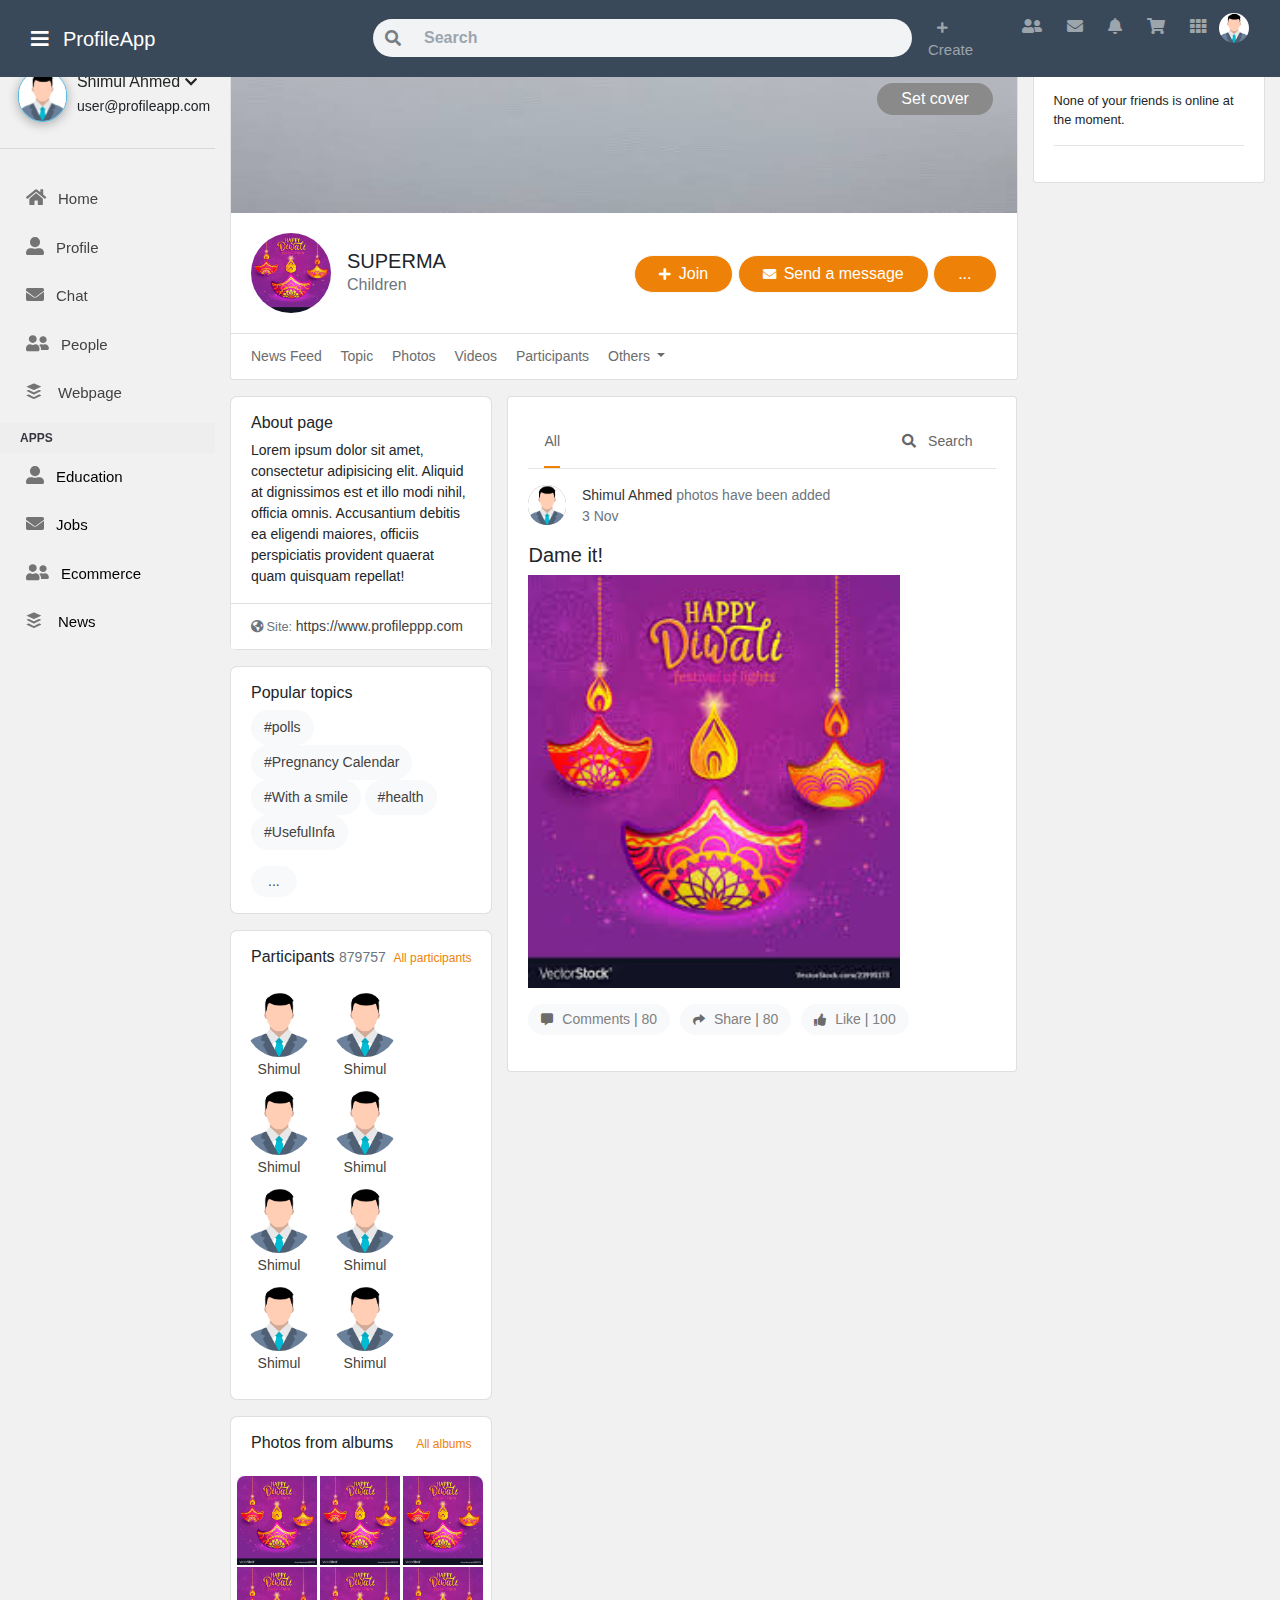
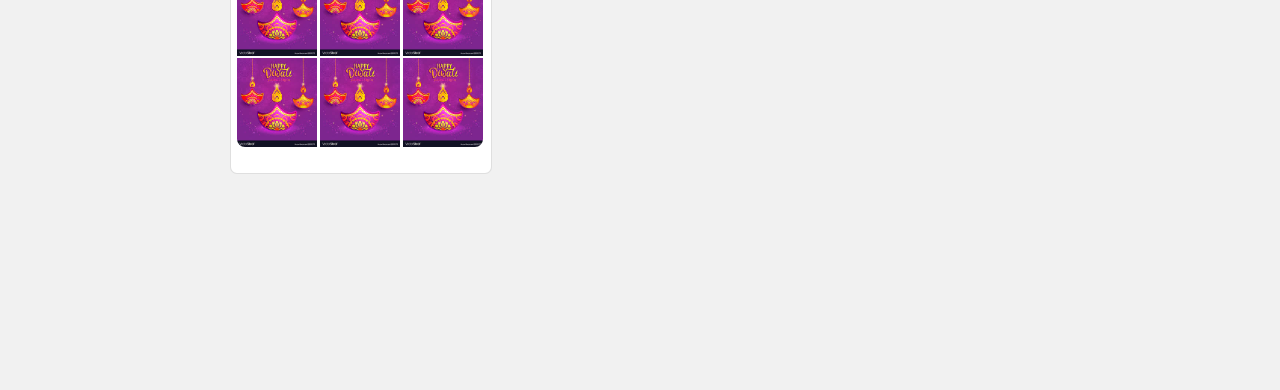
<file: page.html>
<!DOCTYPE html>
<html lang="en">
<head>
    <meta charset="UTF-8">
    <meta http-equiv="Content-type" content="text/html; charset=UTF-8">
    <meta name="title" content="">
    <meta name="description" content="">
    <meta name="keywords" content="">
    <meta name="viewport" content="width=device-width, initial-scale=1, maximum-scale=1">
    <title>Proffile App</title>
    
<!--  css files  -->
    <link rel="stylesheet" href="css/bootstrap.min.css">
    <link rel="stylesheet" href="css/all.min.css">
    <link rel="stylesheet" href="css/style.css">
</head>



<body>
    
<!-- Navbar start   -->

<nav class="navbar navbar-expand-lg fixed-top nav-bg navbar-dark ">
  <div class="container-fluid">
     <div class="rg-side d-flex">
        <a href="#"><span class="bars" ><i class="fas fa-bars" ></i></span></a>
        <a class="navbar-brand " href="#">ProfileApp</a>
        <div class="top-form ml-auto">
        <form class="form-inline input-group my-2 my-lg-0">
         <div class="input-group-prepend">
             <div class="input-group-text">
             <i class="fas fa-search " ></i>
             </div>
         </div>
          <input class="form-control mr-sm-2" type="search" placeholder="Search" aria-label="Search">
        </form>
        </div>
    </div>
      
 <div class="lf-side">
    <button class="navbar-toggler" type="button" data-toggle="collapse" data-target="#navbarSupportedContent" aria-controls="navbarSupportedContent" aria-expanded="false" aria-label="Toggle navigation">
    <span class="navbar-toggler-icon"></span>
  </button>

  <div class="collapse navbar-collapse" id="navbarSupportedContent">
    <ul class="navbar-nav mr-auto">
     
      <li class="nav-item  dropdown">
        <a class="nav-link " href="#" id="" role="button" data-toggle="dropdown" aria-haspopup="true" aria-expanded="false">
          <span><i class="fas fa-plus" ></i></span>Create
        </a>
        <div class="dropdown-menu" aria-labelledby="">
          <a class="dropdown-item" href="#">uih</a>
          <a class="dropdown-item" href="#">Another action</a>
          <div class="dropdown-divider"></div>
          <a class="dropdown-item" href="#">Something else here</a>
        </div>
      </li>
      
       <li class="nav-item  dropdown">
        <a class="nav-link " href="#" id="" role="button" data-toggle="dropdown" aria-haspopup="true" aria-expanded="false">
          <i class="fas fa-user-friends"></i>
        </a>
        <div class="dropdown-menu" aria-labelledby="">
          <a class="dropdown-item" href="#">uih</a>
          <a class="dropdown-item" href="#">Another action</a>
          <div class="dropdown-divider"></div>
          <a class="dropdown-item" href="#">Something else here</a>
        </div>
      </li>
      
       <li class="nav-item  dropdown">
        <a class="nav-link " href="#" id="" role="button" data-toggle="dropdown" aria-haspopup="true" aria-expanded="false">
          <i class="fas fa-envelope" ></i>
        </a>
        <div class="dropdown-menu" aria-labelledby="">
          <a class="dropdown-item" href="#">uih</a>
          <a class="dropdown-item" href="#">Another action</a>
          <div class="dropdown-divider"></div>
          <a class="dropdown-item" href="#">Something else here</a>
        </div>
      </li>
      
       <li class="nav-item  dropdown">
        <a class="nav-link " href="#" id="" role="button" data-toggle="dropdown" aria-haspopup="true" aria-expanded="false">
          <i class="fas fa-bell" ></i>
        </a>
        <div class="dropdown-menu  " aria-labelledby="">
          <a class="dropdown-item" href="#">uih</a>
          <a class="dropdown-item" href="#">Another action</a>
          <div class="dropdown-divider"></div>
          <a class="dropdown-item" href="#">Something else here</a>
        </div>
      </li>
      
       <li class="nav-item  dropdown">
        <a class="nav-link " href="#" id="" role="button" data-toggle="dropdown" aria-haspopup="true" aria-expanded="false">
          <i class="fas fa-shopping-cart" ></i>
        </a>
        <div class="dropdown-menu dropdown-menu-right" aria-labelledby="">
          <a class="dropdown-item" href="#">uih</a>
          <a class="dropdown-item" href="#">Another action</a>
          <div class="dropdown-divider"></div>
          <a class="dropdown-item" href="#">Something else here</a>
        </div>
      </li>
      
       <li class="nav-item  dropdown">
        <a class="nav-link " href="#" id="" role="button" data-toggle="dropdown" aria-haspopup="true" aria-expanded="false">
          <i class="fas fa-thfas fa-th" ></i>
        </a>
        <div class="dropdown-menu dropdown-menu-right" aria-labelledby="">
          <a class="dropdown-item" href="#">uih</a>
          <a class="dropdown-item" href="#">Another action</a>
          <div class="dropdown-divider"></div>
          <a class="dropdown-item" href="#">Something else here</a>
        </div>
      </li>
      
      <li class="nav-item dropdown">
        <a class="nav-link m-0 p-0 " href="#" id="" role="button" data-toggle="dropdown" aria-haspopup="true" aria-expanded="false">
          <img src="images/users.png" alt="">
        </a>
        <div class="dropdown-menu dropdown-menu-right" aria-labelledby="">
          <a class="dropdown-item" href="#">uih</a>
          <a class="dropdown-item" href="#">Another action</a>
          <div class="dropdown-divider"></div>
          <a class="dropdown-item" href="#">Something else here</a>
        </div>
      </li>
      
    </ul>
  </div>
 </div>
  
  </div>
</nav>
   
<!-- Navbar end   -->   
    

<!--  Left sidebar start  -->

   <div class="left-sidebar  ">
       <div class="sidebar-user d-flex d-inline">
           <img src="images/users.png" alt="user-image">
            <div class="user-info">
                <a class="nav-link p-0 dropdown " href="#" id="" role="button" data-toggle="dropdown" aria-haspopup="true" aria-expanded="false">
                  Shimul Ahmed <span><i class="fas fa-chevron-down"></i></span>
                </a>
                <div class="dropdown-menu" aria-labelledby="">
                  <a class="dropdown-item" href="#"><i class="far fa-user"></i><span>Profile</span></a>
                  <a class="dropdown-item" href="#"><i class="fas fa-sliders-h" ></i><span>Setting</span></a>
                  <a class="dropdown-item" href="#"><i class="fas fa-power-off"></i><span>Log out</span></a>
                </div>
                <span>user@profileapp.com</span>
            </div>
       </div>
       <hr>
       <div class="sidebar-list">
           <ul class="navbar-nav">
               <li class="active nav-item">
                   <a href="index.html" class="nav-link"><i class="fas fa-home"></i>Home</a>
               </li>
                <li class=" nav-item">
                   <a href="profile.html" class="nav-link"><i class="fas fa-user-alt"></i>Profile</a>
               </li>
                <li class=" nav-item">
                   <a href="#" class="nav-link"><i class="fas fa-envelope"></i>Chat</a>
               </li>
                <li class=" nav-item">
                   <a href="people.html" class="nav-link"><i class="fas fa-user-friends"></i>People</a>
               </li>
                <li class=" nav-item">
                   <a href="webpage.html" class="nav-link"><i class="fab fa-buffer pr-3"></i>Webpage</a>
               </li>
           </ul>
           <div class="dv-text">
               APPS
           </div>
            <ul class="navbar-nav apps">
                <li class=" nav-item">
                   <a href="#" class="nav-link"><i class="fas fa-user-alt"></i>Education</a>
               </li>
                <li class=" nav-item">
                   <a href="#" class="nav-link"><i class="fas fa-envelope"></i>Jobs</a>
               </li>
                <li class=" nav-item">
                   <a href="#" class="nav-link"><i class="fas fa-user-friends"></i>Ecommerce</a>
               </li>
                <li class=" nav-item">
                   <a href="#" class="nav-link"><i class="fab fa-buffer pr-3"></i>News</a>
               </li>
           </ul>
       </div>
   </div>

<!--Left sidebar end   -->


<!--Main content container start   -->

    <div class="main-container ">
        <div class="content">
            <div class="container container-fluid ">
               <div class="row ">
                   <div class="col-lg-9">
                      <div class="row">
                          <div class="col-lg-12 px-0 mb-3">

                              <div class="card page-cover banner-card">

                                  <img src="images/banner.jpg" class="p-ban card-img-top" alt="">
                                  <div class="cover-btn ">
                                      <a href="" class="btn btn-light py-1 px-4 " onclick="document.getElementById('setcover').click(); return false;">Set cover</a>
                                      <form action="" method="post" enctype="multipart/form-data">
                                          <input type="file" id="setcover" hidden accept="image/*">
                                      </form>
                                  </div>
                                  <div class="card-body">
                                      <div class="pg-mn pl-0 d-flex justify-content-between menu-section">
                                          <div class="media">
                                              <div class="i-img rounded-circle">
                                                  <img src="images/new-banner.jpg" class="mr-3 img-fluid rounded-circle " alt="...">
                                              </div>
                                              <div class="media-body mt-3">
                                                  <h5 class="my-0">SUPERMA</h5>
                                                  <p class="m-0 text-muted">Children</p>

                                              </div>
                                          </div>
                                          <div class="pg-mn-left ">
                                              <a href="#" class="btn btn-light px-4 " ><i class="fas fa-plus pr-2"></i>Join</a>
                                              <a href="#" class="btn btn-light px-4 " ><i class="fas fa-envelope pr-2"></i>Send a message</a>
                                              <a href="#" class="  dropdown btn btn-light px-4" id="more-item" role="button" data-toggle="dropdown" aria-haspopup="true" aria-expanded="false" >
                                                  ...
                                              </a>
                                              <div class="dropdown-menu  dropdown-menu-right" aria-labelledby="more-item">
                                                  <a class="dropdown-item" href="#"><i class="fas fa-bookmark pr-2"></i>Add bookmark</a>
                                                  <a class="dropdown-item" href="#"><i class="fas fa-exclamation-triangle pr-2"></i>Report</a>
                                              </div>

                                          </div>
                                      </div>
                                  </div>

                                  <div class="card-footer bg-white">
                                      <div class="menu-item ">
                                          <a href="#">News Feed</a>
                                          <a href="#">Topic</a>
                                          <a href="#">Photos</a>
                                          <a href="#">Videos</a>
                                          <a href="#">Participants</a>
                                          <a class=" dropdown dropdown-toggle " href="#" role="button" data-toggle="dropdown" aria-haspopup="true" aria-expanded="false">
                                              Others
                                          </a>
                                          <div class="dropdown-menu" >
                                              <a class="dropdown-item pb-0 border-0" href="#">Links</a>
                                          </div>
                                      </div>
                                  </div>

                              </div>

                          </div>


                          <!--                   profile-left     -->

                          <div class="col-lg-4 no-gutters px-0">
                             <div class="row">
                                 <div class="col-lg-12">
                                     <div class="profile-left mb-3">
                                         <div class="card">
                                             <div class="card-body ab-page pt-3 pb-0">
                                                 <h6 class=" mb-2">About page</h6>
                                                 <p class="">
                                                     Lorem ipsum dolor sit amet, consectetur adipisicing elit. Aliquid at dignissimos est et illo modi nihil, officia omnis. Accusantium debitis ea eligendi maiores, officiis perspiciatis provident quaerat quam quisquam repellat!
                                                 </p>
                                             </div>
                                             <div class="card-footer bg-white small">
                                                <i class=" text-muted fas fa-globe-americas"></i> <span class="text-muted">Site: <a href="www.profileppp.com">https://www.profileppp.com</a></span>
                                             </div>
                                         </div>
                                     </div>
                                 </div>

<!--                                 popular topic-->

                                 <div class="col-lg-12">
                                     <div class="profile-left  mb-3">
                                         <div class="card">
                                             <div class="card-body pt-3 pb-0">
                                                 <h6 class=" mb-2">Popular topics</h6>
                                                 <p class="small">
                                                     <a href="" class="btn btn-light rounded-pill">#polls</a>
                                                     <a href="" class="btn btn-light rounded-pill">#Pregnancy Calendar</a>
                                                     <a href="" class="btn btn-light rounded-pill">#With a smile</a>
                                                     <a href="" class="btn btn-light rounded-pill">#health</a>
                                                     <a href="" class="btn btn-light rounded-pill">#UsefulInfa</a>
                                                 </p>
                                                 <p><a href="" class="btn btn-light py-1 px-3 rounded-pill">...</a></p>
                                             </div>
                                         </div>
                                     </div>
                                 </div>

<!--                                 Participants -->
                                 <div class="col-lg-12">
                                     <div class="profile-left mb-3">
                                         <div class="card">
                                             <div class="card-body pt-3 pb-0">
                                                <div class="pop-head d-flex justify-content-between">
                                                    <h6 class=" mb-2">Participants <span class="text-muted ">879757</span></h6>
                                                    <a href="" class="small" >All participants</a>
                                                </div>

                                                 <div class="participants row pt-3 pb-3 d-flex justify-content-start">

                                                     <div class="card border-0 mb-2 mx-2 text-center">
                                                         <a href=""><img src="images/users.png" class="img-fluid rounded-circle" alt=""></a>
                                                         <div class="card-body p-0">
                                                             <a href="" class="small" >Shimul</a>
                                                         </div>
                                                     </div>
                                                     <div class="card border-0 mb-2 mx-2 text-center">
                                                         <a href=""><img src="images/users.png" class="img-fluid rounded-circle" alt=""></a>
                                                         <div class="card-body p-0">
                                                             <a href="" class="small" >Shimul</a>
                                                         </div>
                                                     </div>
                                                     <div class="card border-0 mb-2 mx-2 text-center">
                                                         <a href=""><img src="images/users.png" class="img-fluid rounded-circle" alt=""></a>
                                                         <div class="card-body p-0">
                                                             <a href="" class="small" >Shimul</a>
                                                         </div>
                                                     </div>
                                                     <div class="card border-0 mb-2 mx-2 text-center">
                                                         <a href=""><img src="images/users.png" class="img-fluid rounded-circle" alt=""></a>
                                                         <div class="card-body p-0">
                                                             <a href="" class="small" >Shimul</a>
                                                         </div>
                                                     </div>
                                                     <div class="card border-0 mb-2 mx-2 text-center">
                                                         <a href=""><img src="images/users.png" class="img-fluid rounded-circle" alt=""></a>
                                                         <div class="card-body p-0">
                                                             <a href="" class="small" >Shimul</a>
                                                         </div>
                                                     </div>
                                                     <div class="card border-0 mb-2 mx-2 text-center">
                                                         <a href=""><img src="images/users.png" class="img-fluid rounded-circle" alt=""></a>
                                                         <div class="card-body p-0">
                                                             <a href="" class="small" >Shimul</a>
                                                         </div>
                                                     </div>
                                                     <div class="card border-0 mb-2 mx-2 text-center">
                                                         <a href=""><img src="images/users.png" class="img-fluid rounded-circle" alt=""></a>
                                                         <div class="card-body p-0">
                                                             <a href="" class="small" >Shimul</a>
                                                         </div>
                                                     </div>
                                                     <div class="card border-0 mb-2 mx-2 text-center">
                                                         <a href=""><img src="images/users.png" class="img-fluid rounded-circle" alt=""></a>
                                                         <div class="card-body p-0">
                                                             <a href="" class="small" >Shimul</a>
                                                         </div>
                                                     </div>


                                                 </div>
                                             </div>
                                         </div>
                                     </div>
                                 </div>

<!--                                 photos album-->
                                 <div class="col-lg-12">
                                     <div class="profile-left mb-3">
                                         <div class="card">
                                             <div class="card-body pb-2 pt-3 pb-0">
                                                <div class="pop-head d-flex justify-content-between">
                                                    <h6 class=" mb-2">Photos from albums</h6>
                                                    <a href="" class="small" >All albums</a>
                                                </div>

                                                 <div class="photo-album row pt-3 pb-3 d-flex justify-content-center">
                                                     <div class="card ph-tl border-0">
                                                         <img src="images/new-banner.jpg" class=" card-img-top" alt="">
                                                     </div>
                                                     <div class="card  border-0">
                                                         <img src="images/new-banner.jpg" class=" card-img-top" alt="">
                                                     </div>
                                                     <div class="card ph-tr border-0">
                                                         <img src="images/new-banner.jpg" class=" card-img-top" alt="">
                                                     </div>
                                                     <div class="card border-0">
                                                         <img src="images/new-banner.jpg" class=" card-img-top" alt="">
                                                     </div>
                                                     <div class="card border-0">
                                                         <img src="images/new-banner.jpg" class=" card-img-top" alt="">
                                                     </div>
                                                     <div class="card border-0">
                                                         <img src="images/new-banner.jpg" class=" card-img-top" alt="">
                                                     </div>
                                                     <div class="card ph-bl border-0">
                                                         <img src="images/new-banner.jpg" class=" card-img-top" alt="">
                                                     </div>
                                                     <div class="card border-0">
                                                         <img src="images/new-banner.jpg" class=" card-img-top" alt="">
                                                     </div>
                                                     <div class="card ph-br border-0">
                                                         <img src="images/new-banner.jpg" class=" card-img-top" alt="">
                                                     </div>
                                                 </div>
                                             </div>
                                         </div>
                                     </div>
                                 </div>




                             </div>
                          </div>


<!--                          profile right start-->

                          <div class="col-8 no-gutters pr-0">

<!--                              photos part-->
<!--                             <div class="col-lg-12">-->
<!--                                 <div class="card mb-3">-->
<!--                                     <div class="card-body ">-->
<!--                                         <div class="photo-section">-->
<!--                                             <div class="p-header d-flex pb-4">-->
<!--                                                 <h5>Photos</h5>-->
<!--                                                 <div class="bt ml-auto">-->
<!--                                                     <a href="" class="btn btn-warning py-1" onclick="document.getElementById('ad-ph').click(); return false;">Add photo</a>-->
<!--                                                     <form action="" enctype="multipart/form-data">-->
<!--                                                         <input type="file" accept="image/*" id="ad-ph" hidden>-->
<!--                                                     </form>-->
<!--                                                 </div>-->
<!--                                             </div>-->
<!--                                             <div class="photo-section-content pl-2">-->
<!--                                                 <p class="">Here you will see your new photos</p>-->
<!--                                             </div>-->

<!--                                         </div>-->
<!--                                     </div>-->
<!--                                 </div>-->
<!--                             </div>-->


<!--                              post/-->

                              <div class="col-lg-12">
                                  <div class="card">
                                      <div class="card-body">
                                          <div class="post-part pt-0 tabs-part">
                                              <div class="post-header">

                                                  <div class=" nav nav-tabs user-react d-flex justify-content-between" id="nav-tab" role="tablist">
                                                     <a class="nav-item nav-link active" id="all-tab" data-toggle="tab" href="#nav-all" role="tab" aria-controls="nav-all" aria-selected="true">All</a>
                                                      <a class="nav-item nav-link pr-2" id="search-tab" data-toggle="tab" href="#nav-search" role="tab" aria-controls="nav-search" aria-selected="false">
                                                          <i class="fas fa-search pr-2"></i> Search</a>
                                                  </div>

                                                  <hr class="mt-0">

                                              </div>

                                              <div class="tab-content" id="nav-tabContent">
                                                  <div class="tab-pane fade show active" id="nav-all" role="tabpanel" aria-labelledby="all-tab">
                                                      <div class="post-body">
                                                          <div class="ac-user-info d-flex">
                                                              <img src="images/users.png" alt="">
                                                              <div class="ac-text w-100 pl-3 d-flex justify-content-between">
                                                                  <div class="user-inf">
                                                                      <p class="m-0"><a href="">Shimul Ahmed</a>  <span class="text-muted" >photos have been added</span></p>
                                                                      <p class="m-0 ac-date text-muted">3 Nov</p>
                                                                  </div>
                                                                  <p class="user-close" ><a href=""><i class="fas fa-times"></i></a></p>
                                                              </div>
                                                          </div>

                                                          <div class="post-content py-3">
                                                              <div class="post-text">
                                                                  <h5>Dame it!</h5>
                                                              </div>
                                                              <img src="images/new-banner.jpg" class="img-fluid" alt="">
                                                          </div>

                                                      </div>
                                                      <div class="post-footer">
                                                          <div class="post-button">
                                                              <ul class="d-flex ">
                                                                  <li><a href="" class="btn btn-light py-1">
                                                                      <i class="fas fa-comment-alt"></i> Comments <span class="text-muted">|</span> <span>80</span>
                                                                  </a></li>
                                                                  <li><a href="" class="btn btn-light py-1">
                                                                      <i class="fas fa-share"></i>  Share <span class="text-muted">|</span> <span>80</span>
                                                                  </a></li>
                                                                  <li><a href="" class="btn btn-light py-1">
                                                                      <i class="fas fa-thumbs-up"></i> Like <span class="text-muted">|</span> <span>100</span>
                                                                  </a></li>
                                                              </ul>
                                                          </div>

                                                      </div>
                                                  </div>

                                                  <div class="tab-pane fade" id="nav-search" role="tabpanel" aria-labelledby="search-tab">
                                                      <div class="post-body">
                                                          <form action="">
                                                              <div class="form-group">
                                                                  <input type="search" class="form-control" placeholder="Search in page">
                                                              </div>
                                                          </form>
                                                      </div>
                                                  </div>
                                              </div>



                                          </div>
                                      </div>
                                  </div>
                              </div>







                          </div>
                      </div>

                   </div>

<!--                   right part of banner start -->

                   <div class="col-lg-3 px-0">

                       <div class="col-lg-12">
                           <div class="card  mb-3">
                               <div class="card-body">
                                   <p class="small">None of your friends is online
                                       at the moment.</p>
                                   <hr class="">
                               </div>
                           </div>
                       </div>

<!--                       social banner   -->
<!--                        <div class="col-lg-12">-->
<!--                            <div class="social-banner">-->
<!--                                <div class="card mb-3">-->
<!--                                    <img src="images/new-banner.jpg" class="img-fluid card-img-top" alt="">-->
<!--                                    <div class="card-body">-->
<!--                                        <p>Lorem ipsum dolor sit amet, consectetur adipisicing.</p>-->
<!--                                    </div>-->
<!--                                </div>-->
<!--                            </div>-->
<!--                        </div>-->


                   </div>

<!--                   right part of banner end-->




               </div>
            </div>
        </div>
    </div>

<!--Main content container end   -->


    
    
    
    
    
    
    
  <script src="js/jquery-3.3.1.slim.min.js" ></script>  
  <script src="js/popper.min.js" ></script>  
  <script src="js/bootstrap.min.js" ></script>  
  <script src="js/custom.js" ></script>
</body>
</html>
</file>
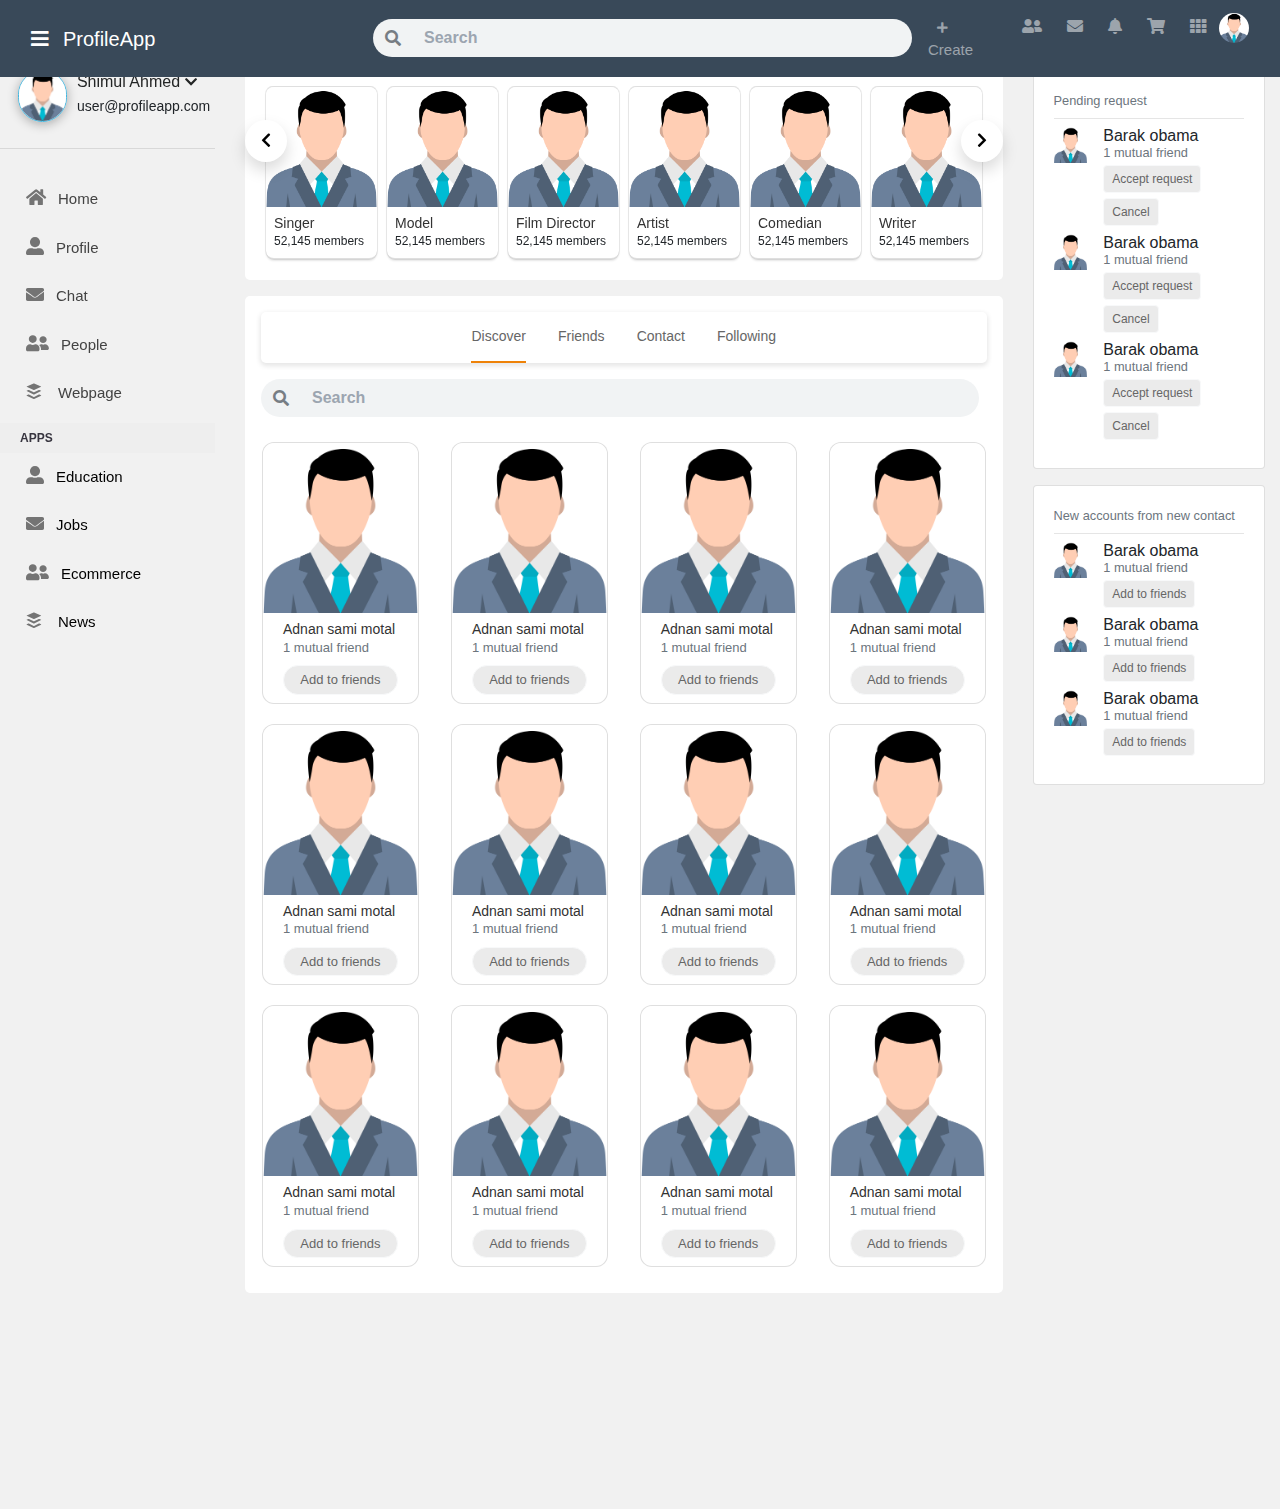
<file: people.html>
<!DOCTYPE html>
<html lang="en">
<head>
    <meta charset="UTF-8">
    <meta http-equiv="Content-type" content="text/html; charset=UTF-8">
    <meta name="title" content="">
    <meta name="description" content="">
    <meta name="keywords" content="">
    <meta name="viewport" content="width=device-width, initial-scale=1, maximum-scale=1">
    <title>Proffile App</title>
    
<!--  css files  -->
    <link rel="stylesheet" href="css/bootstrap.min.css">
    <link rel="stylesheet" href="css/all.min.css">
    <link rel="stylesheet" href="css/slick.css">
    <link rel="stylesheet" href="css/style.css">
</head>



<body>
    
<!-- Navbar start   -->

<nav class="navbar navbar-expand-lg fixed-top nav-bg navbar-dark ">
  <div class="container-fluid">
     <div class="rg-side d-flex">
        <a href="#"><span class="bars" ><i class="fas fa-bars" ></i></span></a>
        <a class="navbar-brand " href="#">ProfileApp</a>
        <div class="top-form ml-auto">
        <form class="form-inline input-group my-2 my-lg-0">
         <div class="input-group-prepend">
             <div class="input-group-text">
             <i class="fas fa-search " ></i>
             </div>
         </div>
          <input class="form-control mr-sm-2" type="search" placeholder="Search" aria-label="Search">
        </form>
        </div>
    </div>
      
 <div class="lf-side">
    <button class="navbar-toggler" type="button" data-toggle="collapse" data-target="#navbarSupportedContent" aria-controls="navbarSupportedContent" aria-expanded="false" aria-label="Toggle navigation">
    <span class="navbar-toggler-icon"></span>
  </button>

  <div class="collapse navbar-collapse" id="navbarSupportedContent">
    <ul class="navbar-nav mr-auto">
     
      <li class="nav-item  dropdown">
        <a class="nav-link " href="#" id="" role="button" data-toggle="dropdown" aria-haspopup="true" aria-expanded="false">
          <span><i class="fas fa-plus" ></i></span>Create
        </a>
        <div class="dropdown-menu" aria-labelledby="">
          <a class="dropdown-item" href="#">uih</a>
          <a class="dropdown-item" href="#">Another action</a>
          <div class="dropdown-divider"></div>
          <a class="dropdown-item" href="#">Something else here</a>
        </div>
      </li>
      
       <li class="nav-item  dropdown">
        <a class="nav-link " href="#" id="" role="button" data-toggle="dropdown" aria-haspopup="true" aria-expanded="false">
          <i class="fas fa-user-friends"></i>
        </a>
        <div class="dropdown-menu" aria-labelledby="">
          <a class="dropdown-item" href="#">uih</a>
          <a class="dropdown-item" href="#">Another action</a>
          <div class="dropdown-divider"></div>
          <a class="dropdown-item" href="#">Something else here</a>
        </div>
      </li>
      
       <li class="nav-item  dropdown">
        <a class="nav-link " href="#" id="" role="button" data-toggle="dropdown" aria-haspopup="true" aria-expanded="false">
          <i class="fas fa-envelope" ></i>
        </a>
        <div class="dropdown-menu" aria-labelledby="">
          <a class="dropdown-item" href="#">uih</a>
          <a class="dropdown-item" href="#">Another action</a>
          <div class="dropdown-divider"></div>
          <a class="dropdown-item" href="#">Something else here</a>
        </div>
      </li>
      
       <li class="nav-item  dropdown">
        <a class="nav-link " href="#" id="" role="button" data-toggle="dropdown" aria-haspopup="true" aria-expanded="false">
          <i class="fas fa-bell" ></i>
        </a>
        <div class="dropdown-menu  " aria-labelledby="">
          <a class="dropdown-item" href="#">uih</a>
          <a class="dropdown-item" href="#">Another action</a>
          <div class="dropdown-divider"></div>
          <a class="dropdown-item" href="#">Something else here</a>
        </div>
      </li>
      
       <li class="nav-item  dropdown">
        <a class="nav-link " href="#" id="" role="button" data-toggle="dropdown" aria-haspopup="true" aria-expanded="false">
          <i class="fas fa-shopping-cart" ></i>
        </a>
        <div class="dropdown-menu dropdown-menu-right" aria-labelledby="">
          <a class="dropdown-item" href="#">uih</a>
          <a class="dropdown-item" href="#">Another action</a>
          <div class="dropdown-divider"></div>
          <a class="dropdown-item" href="#">Something else here</a>
        </div>
      </li>
      
       <li class="nav-item  dropdown">
        <a class="nav-link " href="#" id="" role="button" data-toggle="dropdown" aria-haspopup="true" aria-expanded="false">
          <i class="fas fa-thfas fa-th" ></i>
        </a>
        <div class="dropdown-menu dropdown-menu-right" aria-labelledby="">
          <a class="dropdown-item" href="#">uih</a>
          <a class="dropdown-item" href="#">Another action</a>
          <div class="dropdown-divider"></div>
          <a class="dropdown-item" href="#">Something else here</a>
        </div>
      </li>
      
      <li class="nav-item dropdown">
        <a class="nav-link m-0 p-0 " href="#" id="" role="button" data-toggle="dropdown" aria-haspopup="true" aria-expanded="false">
          <img src="images/users.png" alt="">
        </a>
        <div class="dropdown-menu dropdown-menu-right" aria-labelledby="">
          <a class="dropdown-item" href="#">uih</a>
          <a class="dropdown-item" href="#">Another action</a>
          <div class="dropdown-divider"></div>
          <a class="dropdown-item" href="#">Something else here</a>
        </div>
      </li>
      
    </ul>
  </div>
 </div>
  
  </div>
</nav>
   
<!-- Navbar end   -->   
    

<!--  Left sidebar start  -->

   <div class="left-sidebar  ">
       <div class="sidebar-user d-flex d-inline">
           <img src="images/users.png" alt="user-image">
            <div class="user-info">
                <a class="nav-link p-0 dropdown " href="#" id="" role="button" data-toggle="dropdown" aria-haspopup="true" aria-expanded="false">
                  Shimul Ahmed <span><i class="fas fa-chevron-down"></i></span>
                </a>
                <div class="dropdown-menu" aria-labelledby="">
                  <a class="dropdown-item" href="#"><i class="far fa-user"></i><span>Profile</span></a>
                  <a class="dropdown-item" href="#"><i class="fas fa-sliders-h" ></i><span>Setting</span></a>
                  <a class="dropdown-item" href="#"><i class="fas fa-power-off"></i><span>Log out</span></a>
                </div>
                <span>user@profileapp.com</span>
            </div>
       </div>
       <hr>
       <div class="sidebar-list">
           <ul class="navbar-nav">
               <li class="active nav-item">
                   <a href="index.html" class="nav-link"><i class="fas fa-home"></i>Home</a>
               </li>
                <li class=" nav-item">
                   <a href="profile.html" class="nav-link"><i class="fas fa-user-alt"></i>Profile</a>
               </li>
                <li class=" nav-item">
                   <a href="#" class="nav-link"><i class="fas fa-envelope"></i>Chat</a>
               </li>
                <li class=" nav-item">
                   <a href="people.html" class="nav-link"><i class="fas fa-user-friends"></i>People</a>
               </li>
                <li class=" nav-item">
                   <a href="webpage.html" class="nav-link"><i class="fab fa-buffer pr-3"></i>Webpage</a>
               </li>
           </ul>
           <div class="dv-text">
               APPS
           </div>
            <ul class="navbar-nav apps">
                <li class=" nav-item">
                   <a href="#" class="nav-link"><i class="fas fa-user-alt"></i>Education</a>
               </li>
                <li class=" nav-item">
                   <a href="#" class="nav-link"><i class="fas fa-envelope"></i>Jobs</a>
               </li>
                <li class=" nav-item">
                   <a href="#" class="nav-link"><i class="fas fa-user-friends"></i>Ecommerce</a>
               </li>
                <li class=" nav-item">
                   <a href="#" class="nav-link"><i class="fab fa-buffer pr-3"></i>News</a>
               </li>
           </ul>
       </div>
   </div>

<!--Left sidebar end   -->


<!--Main content container start   -->

    <div class="main-container ">
        <div class="content">
            <div class="container container-fluid ">
               <div class="row ">
<!--                   center content -->
                   <div class="col-lg-9 center-content ">
                      <div class="row mx-0">

<!--                          profile type-->
                          <div class="col-lg-12  mb-3">

                            <div class="row profile-type bg-white p-3 center slider" >
                                <div class="card ">
                                    <a href="">
                                        <img src="images/users.png" class="" alt="">
                                        <div class="card-body p-2">
                                            <a href=""><h6>Singer</h6></a>
                                            <p>52,145 members</p>
                                        </div>
                                    </a>
                                </div>
                                <div class="card ">
                                    <a href="">
                                        <img src="images/users.png" class="" alt="">
                                        <div class="card-body p-2">
                                            <a href=""><h6>Model</h6></a>
                                            <p>52,145 members</p>
                                        </div>
                                    </a>
                                </div>
                                <div class="card ">
                                    <a href="">
                                        <img src="images/users.png" class="" alt="">
                                        <div class="card-body p-2">
                                            <a href=""><h6>Film Director</h6></a>
                                            <p>52,145 members</p>
                                        </div>
                                    </a>
                                </div>
                                <div class="card ">
                                    <a href="">
                                        <img src="images/users.png" class="" alt="">
                                        <div class="card-body p-2">
                                            <a href=""><h6>Artist</h6></a>
                                            <p>52,145 members</p>
                                        </div>
                                    </a>
                                </div>
                                <div class="card ">
                                    <a href="">
                                        <img src="images/users.png" class="" alt="">
                                        <div class="card-body p-2">
                                            <a href=""><h6>Comedian</h6></a>
                                            <p>52,145 members</p>
                                        </div>
                                    </a>
                                </div>
                                <div class="card ">
                                    <a href="">
                                        <img src="images/users.png" class="" alt="">
                                        <div class="card-body p-2">
                                            <a href=""><h6>Writer</h6></a>
                                            <p>52,145 members</p>
                                        </div>
                                    </a>
                                </div>
                                <div class="card ">
                                    <a href="">
                                        <img src="images/users.png" class="" alt="">
                                        <div class="card-body p-2">
                                            <a href=""><h6>Author</h6></a>
                                            <p>52,145 members</p>
                                        </div>
                                    </a>
                                </div>
                                <div class="card ">
                                    <a href="">
                                        <img src="images/users.png" class="" alt="">
                                        <div class="card-body p-2">
                                            <a href=""><h6>Entertainer</h6></a>
                                            <p>52,145 members</p>
                                        </div>
                                    </a>
                                </div>
                            </div>

                          </div>



<!--                        My tabs Part  -->
                          <div class="col-lg-12  px-0 mb-3">

                             <div class="tabs-part bg-white p-3">
                                 <nav class="">
                                     <div class="nav nav-tabs  justify-content-center" id="nav-tab" role="tablist">
                                         <a class="nav-item nav-link active" id="discover-tab" data-toggle="tab" href="#nav-discover" role="tab" aria-controls="nav-discover" aria-selected="true">Discover</a>
                                         <a class="nav-item nav-link" id="friends-tab" data-toggle="tab" href="#nav-friends" role="tab" aria-controls="nav-friends" aria-selected="false">Friends</a>
                                         <a class="nav-item nav-link" id="contact-tab" data-toggle="tab" href="#nav-contact" role="tab" aria-controls="nav-contact" aria-selected="false">Contact</a>
                                         <a class="nav-item nav-link" id="following-tab" data-toggle="tab" href="#nav-following" role="tab" aria-controls="nav-following" aria-selected="false">Following</a>
                                     </div>
                                 </nav>

<!--                                 search bar -->
                                 <div class="tab-sear-bar top-form pt-3">
                                     <form class="form-inline input-group my-2 my-lg-0">
                                         <div class="input-group-prepend">
                                             <div class="input-group-text">
                                                 <i class="fas fa-search "></i>
                                             </div>
                                         </div>
                                         <input class="form-control mr-sm-2" type="search" placeholder="Search" aria-label="Search">
                                     </form>
                                 </div>
                                 <!--                              tabs contents are-->
                                 <div class="tab-content" id="nav-tabContent">
                                     <!--                                  discover tab-->
                                     <div class="tab-pane fade show active" id="nav-discover" role="tabpanel" aria-labelledby="discover-tab">
                                         <div class="discover">

                                             <div class="row ">
                                                 <div class="col-lg-3 px-3">
                                                     <div class="card ">
                                                         <a href="">
                                                             <img src="images/users.png" class="img-fluid" alt="">
                                                             <div class="card-body user-dropdown py-2 ">
                                                                 <a href="" class="dropdown"  id="" role="button" data-toggle="dropdown" aria-haspopup="true" aria-expanded="false"><h6>Adnan sami motal</h6></a>
<!--                                                                 <div class="dropdown-menu" aria-labelledby="">-->
<!--                                                                     <a class="dropdown-item" href="#"><i class="far fa-user"></i><span>Profile</span></a>-->
<!--                                                                     <a class="dropdown-item" href="#"><i class="fas fa-sliders-h" ></i><span>Setting</span></a>-->
<!--                                                                     <a class="dropdown-item" href="#"><i class="fas fa-power-off"></i><span>Log out</span></a>-->
<!--                                                                 </div>-->
                                                                 <p class="mb-0 text-muted">1 mutual friend</p>
                                                                 <div class="card-button text-center mt-2">
                                                                     <a href="" class="btn btn-light px-2 w-100 py-1"> Add to friends</a>
                                                                 </div>
                                                             </div>
                                                         </a>
                                                     </div>
                                                 </div>
                                                 <div class="col-lg-3 px-3">
                                                     <div class="card ">
                                                         <a href="">
                                                             <img src="images/users.png" class="img-fluid" alt="">
                                                             <div class="card-body py-2">
                                                                 <a href=""><h6>Adnan sami motal</h6></a>
                                                                 <p class="mb-0 text-muted">1 mutual friend</p>
                                                                 <div class="card-button text-center mt-2">
                                                                     <a href="" class="btn btn-light px-2 w-100 py-1"> Add to friends</a>
                                                                 </div>
                                                             </div>
                                                         </a>
                                                     </div>
                                                 </div>
                                                 <div class="col-lg-3 px-3">
                                                     <div class="card ">
                                                         <a href="">
                                                             <img src="images/users.png" class="img-fluid" alt="">
                                                             <div class="card-body py-2">
                                                                 <a href=""><h6>Adnan sami motal</h6></a>
                                                                 <p class="mb-0 text-muted">1 mutual friend</p>
                                                                 <div class="card-button text-center mt-2">
                                                                     <a href="" class="btn btn-light px-2 w-100 py-1"> Add to friends</a>
                                                                 </div>
                                                             </div>
                                                         </a>
                                                     </div>
                                                 </div>
                                                 <div class="col-lg-3 px-3">
                                                     <div class="card ">
                                                         <a href="">
                                                             <img src="images/users.png" class="img-fluid" alt="">
                                                             <div class="card-body py-2">
                                                                 <a href=""><h6>Adnan sami motal</h6></a>
                                                                 <p class="mb-0 text-muted">1 mutual friend</p>
                                                                 <div class="card-button text-center mt-2">
                                                                     <a href="" class="btn btn-light px-2 w-100 py-1"> Add to friends</a>
                                                                 </div>
                                                             </div>
                                                         </a>
                                                     </div>
                                                 </div>
                                                 <div class="col-lg-3 px-3">
                                                     <div class="card ">
                                                         <a href="">
                                                             <img src="images/users.png" class="img-fluid" alt="">
                                                             <div class="card-body py-2">
                                                                 <a href=""><h6>Adnan sami motal</h6></a>
                                                                 <p class="mb-0 text-muted">1 mutual friend</p>
                                                                 <div class="card-button text-center mt-2">
                                                                     <a href="" class="btn btn-light px-2 w-100 py-1"> Add to friends</a>
                                                                 </div>
                                                             </div>
                                                         </a>
                                                     </div>
                                                 </div>
                                                 <div class="col-lg-3 px-3">
                                                     <div class="card ">
                                                         <a href="">
                                                             <img src="images/users.png" class="img-fluid" alt="">
                                                             <div class="card-body py-2">
                                                                 <a href=""><h6>Adnan sami motal</h6></a>
                                                                 <p class="mb-0 text-muted">1 mutual friend</p>
                                                                 <div class="card-button text-center mt-2">
                                                                     <a href="" class="btn btn-light px-2 w-100 py-1"> Add to friends</a>
                                                                 </div>
                                                             </div>
                                                         </a>
                                                     </div>
                                                 </div>
                                                 <div class="col-lg-3 px-3">
                                                     <div class="card ">
                                                         <a href="">
                                                             <img src="images/users.png" class="img-fluid" alt="">
                                                             <div class="card-body py-2">
                                                                 <a href=""><h6>Adnan sami motal</h6></a>
                                                                 <p class="mb-0 text-muted">1 mutual friend</p>
                                                                 <div class="card-button text-center mt-2">
                                                                     <a href="" class="btn btn-light px-2 w-100 py-1"> Add to friends</a>
                                                                 </div>
                                                             </div>
                                                         </a>
                                                     </div>
                                                 </div>
                                                 <div class="col-lg-3 px-3">
                                                     <div class="card ">
                                                         <a href="">
                                                             <img src="images/users.png" class="img-fluid" alt="">
                                                             <div class="card-body py-2">
                                                                 <a href=""><h6>Adnan sami motal</h6></a>
                                                                 <p class="mb-0 text-muted">1 mutual friend</p>
                                                                 <div class="card-button text-center mt-2">
                                                                     <a href="" class="btn btn-light px-2 w-100 py-1"> Add to friends</a>
                                                                 </div>
                                                             </div>
                                                         </a>
                                                     </div>
                                                 </div>
                                                 <div class="col-lg-3 px-3">
                                                     <div class="card ">
                                                         <a href="">
                                                             <img src="images/users.png" class="img-fluid" alt="">
                                                             <div class="card-body py-2">
                                                                 <a href=""><h6>Adnan sami motal</h6></a>
                                                                 <p class="mb-0 text-muted">1 mutual friend</p>
                                                                 <div class="card-button text-center mt-2">
                                                                     <a href="" class="btn btn-light px-2 w-100 py-1"> Add to friends</a>
                                                                 </div>
                                                             </div>
                                                         </a>
                                                     </div>
                                                 </div>
                                                 <div class="col-lg-3 px-3">
                                                     <div class="card ">
                                                         <a href="">
                                                             <img src="images/users.png" class="img-fluid" alt="">
                                                             <div class="card-body py-2">
                                                                 <a href=""><h6>Adnan sami motal</h6></a>
                                                                 <p class="mb-0 text-muted">1 mutual friend</p>
                                                                 <div class="card-button text-center mt-2">
                                                                     <a href="" class="btn btn-light px-2 w-100 py-1"> Add to friends</a>
                                                                 </div>
                                                             </div>
                                                         </a>
                                                     </div>
                                                 </div>
                                                 <div class="col-lg-3 px-3">
                                                     <div class="card ">
                                                         <a href="">
                                                             <img src="images/users.png" class="img-fluid" alt="">
                                                             <div class="card-body py-2">
                                                                 <a href=""><h6>Adnan sami motal</h6></a>
                                                                 <p class="mb-0 text-muted">1 mutual friend</p>
                                                                 <div class="card-button text-center mt-2">
                                                                     <a href="" class="btn btn-light px-2 w-100 py-1"> Add to friends</a>
                                                                 </div>
                                                             </div>
                                                         </a>
                                                     </div>
                                                 </div>
                                                 <div class="col-lg-3 px-3">
                                                     <div class="card ">
                                                         <a href="">
                                                             <img src="images/users.png" class="img-fluid" alt="">
                                                             <div class="card-body py-2">
                                                                 <a href=""><h6>Adnan sami motal</h6></a>
                                                                 <p class="mb-0 text-muted">1 mutual friend</p>
                                                                 <div class="card-button text-center mt-2">
                                                                     <a href="" class="btn btn-light px-2 w-100 py-1"> Add to friends</a>
                                                                 </div>
                                                             </div>
                                                         </a>
                                                     </div>
                                                 </div>
                                             </div>
                                         </div>
                                     </div>
                                     <!--                                  friends tab-->
                                     <div class="tab-pane fade" id="nav-friends" role="tabpanel" aria-labelledby="friends-tab">
                                         <div class="friends">

                                             <div class="row ">
                                                 <div class="col-lg-3 px-3">
                                                     <div class="card ">
                                                         <a href="">
                                                             <img src="images/users.png" class="img-fluid" alt="">
                                                             <div class="card-body py-2">
                                                                 <a href=""><h6>Adnan sami motal</h6></a>
                                                                 <p class="mb-0 text-muted">November 3 at 16:12</p>
                                                                 <div class="card-button text-center mt-2">
                                                                     <a href="" class="btn btn-light px-2 w-100 py-1"><i class="fas fa-envelope pl-2"></i> Message</a>
                                                                 </div>
                                                             </div>
                                                         </a>
                                                     </div>
                                                 </div>
                                                 <div class="col-lg-3 px-3">
                                                     <div class="card ">
                                                         <a href="">
                                                             <img src="images/users.png" class="img-fluid" alt="">
                                                             <div class="card-body py-2">
                                                                 <a href=""><h6>Adnan sami motal</h6></a>
                                                                 <p class="mb-0 text-muted">November 3 at 16:12</p>
                                                                 <div class="card-button text-center mt-2">
                                                                     <a href="" class="btn btn-light px-2 w-100 py-1"><i class="fas fa-envelope pl-2"></i> Message</a>
                                                                 </div>
                                                             </div>
                                                         </a>
                                                     </div>
                                                 </div>
                                                 <div class="col-lg-3 px-3">
                                                     <div class="card ">
                                                         <a href="">
                                                             <img src="images/users.png" class="img-fluid" alt="">
                                                             <div class="card-body py-2">
                                                                 <a href=""><h6>Adnan sami motal</h6></a>
                                                                 <p class="mb-0 text-muted">November 3 at 16:12</p>
                                                                 <div class="card-button text-center mt-2">
                                                                     <a href="" class="btn btn-light px-2 w-100 py-1"><i class="fas fa-envelope pl-2"></i> Message</a>
                                                                 </div>
                                                             </div>
                                                         </a>
                                                     </div>
                                                 </div>
                                                 <div class="col-lg-3 px-3">
                                                     <div class="card ">
                                                         <a href="">
                                                             <img src="images/users.png" class="img-fluid" alt="">
                                                             <div class="card-body py-2">
                                                                 <a href=""><h6>Adnan sami motal</h6></a>
                                                                 <p class="mb-0 text-muted">November 3 at 16:12</p>
                                                                 <div class="card-button text-center mt-2">
                                                                     <a href="" class="btn btn-light px-2 w-100 py-1"><i class="fas fa-envelope pl-2"></i> Message</a>
                                                                 </div>
                                                             </div>
                                                         </a>
                                                     </div>
                                                 </div>
                                                 <div class="col-lg-3 px-3">
                                                     <div class="card ">
                                                         <a href="">
                                                             <img src="images/users.png" class="img-fluid" alt="">
                                                             <div class="card-body py-2">
                                                                 <a href=""><h6>Adnan sami motal</h6></a>
                                                                 <p class="mb-0 text-muted">November 3 at 16:12</p>
                                                                 <div class="card-button text-center mt-2">
                                                                     <a href="" class="btn btn-light px-2 w-100 py-1"><i class="fas fa-envelope pl-2"></i> Message</a>
                                                                 </div>
                                                             </div>
                                                         </a>
                                                     </div>
                                                 </div>
                                                 <div class="col-lg-3 px-3">
                                                     <div class="card ">
                                                         <a href="">
                                                             <img src="images/users.png" class="img-fluid" alt="">
                                                             <div class="card-body py-2">
                                                                 <a href=""><h6>Adnan sami motal</h6></a>
                                                                 <p class="mb-0 text-muted">November 3 at 16:12</p>
                                                                 <div class="card-button text-center mt-2">
                                                                     <a href="" class="btn btn-light px-2 w-100 py-1"><i class="fas fa-envelope pl-2"></i> Message</a>
                                                                 </div>
                                                             </div>
                                                         </a>
                                                     </div>
                                                 </div>
                                                 <div class="col-lg-3 px-3">
                                                     <div class="card ">
                                                         <a href="">
                                                             <img src="images/users.png" class="img-fluid" alt="">
                                                             <div class="card-body py-2">
                                                                 <a href=""><h6>Adnan sami motal</h6></a>
                                                                 <p class="mb-0 text-muted">November 3 at 16:12</p>
                                                                 <div class="card-button text-center mt-2">
                                                                     <a href="" class="btn btn-light px-2 w-100 py-1"><i class="fas fa-envelope pl-2"></i> Message</a>
                                                                 </div>
                                                             </div>
                                                         </a>
                                                     </div>
                                                 </div>
                                                 <div class="col-lg-3 px-3">
                                                     <div class="card ">
                                                         <a href="">
                                                             <img src="images/users.png" class="img-fluid" alt="">
                                                             <div class="card-body py-2">
                                                                 <a href=""><h6>Adnan sami motal</h6></a>
                                                                 <p class="mb-0 text-muted">November 3 at 16:12</p>
                                                                 <div class="card-button text-center mt-2">
                                                                     <a href="" class="btn btn-light px-2 w-100 py-1"><i class="fas fa-envelope pl-2"></i> Message</a>
                                                                 </div>
                                                             </div>
                                                         </a>
                                                     </div>
                                                 </div>
                                                 <div class="col-lg-3 px-3">
                                                     <div class="card ">
                                                         <a href="">
                                                             <img src="images/users.png" class="img-fluid" alt="">
                                                             <div class="card-body py-2">
                                                                 <a href=""><h6>Adnan sami motal</h6></a>
                                                                 <p class="mb-0 text-muted">November 3 at 16:12</p>
                                                                 <div class="card-button text-center mt-2">
                                                                     <a href="" class="btn btn-light px-2 w-100 py-1"><i class="fas fa-envelope pl-2"></i> Message</a>
                                                                 </div>
                                                             </div>
                                                         </a>
                                                     </div>
                                                 </div>
                                                 <div class="col-lg-3 px-3">
                                                     <div class="card ">
                                                         <a href="">
                                                             <img src="images/users.png" class="img-fluid" alt="">
                                                             <div class="card-body py-2">
                                                                 <a href=""><h6>Adnan sami motal</h6></a>
                                                                 <p class="mb-0 text-muted">November 3 at 16:12</p>
                                                                 <div class="card-button text-center mt-2">
                                                                     <a href="" class="btn btn-light px-2 w-100 py-1"><i class="fas fa-envelope pl-2"></i> Message</a>
                                                                 </div>
                                                             </div>
                                                         </a>
                                                     </div>
                                                 </div>
                                                 <div class="col-lg-3 px-3">
                                                     <div class="card ">
                                                         <a href="">
                                                             <img src="images/users.png" class="img-fluid" alt="">
                                                             <div class="card-body py-2">
                                                                 <a href=""><h6>Adnan sami motal</h6></a>
                                                                 <p class="mb-0 text-muted">November 3 at 16:12</p>
                                                                 <div class="card-button text-center mt-2">
                                                                     <a href="" class="btn btn-light px-2 w-100 py-1"><i class="fas fa-envelope pl-2"></i> Message</a>
                                                                 </div>
                                                             </div>
                                                         </a>
                                                     </div>
                                                 </div>
                                                 <div class="col-lg-3 px-3">
                                                     <div class="card ">
                                                         <a href="">
                                                             <img src="images/users.png" class="img-fluid" alt="">
                                                             <div class="card-body py-2">
                                                                 <a href=""><h6>Adnan sami motal</h6></a>
                                                                 <p class="mb-0 text-muted">November 3 at 16:12</p>
                                                                 <div class="card-button text-center mt-2">
                                                                     <a href="" class="btn btn-light px-2 w-100 py-1"><i class="fas fa-envelope pl-2"></i> Message</a>
                                                                 </div>
                                                             </div>
                                                         </a>
                                                     </div>
                                                 </div>


                                             </div>

                                         </div>
                                     </div>
                                     <!--                                  contact tab -->
                                     <div class="tab-pane fade" id="nav-contact" role="tabpanel" aria-labelledby="contact-tab">
                                         <div class="contact">
                                             <div class="contacr-btn ">
                                                 <button class="mb-2 btn btn-sm btn-dark" data-toggle="modal" data-target="#addcontact" >Add contact</button>
                                                 <!-- Modal -->
                                                 <div class="modal fade" id="addcontact" tabindex="-1" role="dialog" aria-labelledby="addcontact" aria-hidden="true">
                                                     <div class="modal-dialog" role="document">
                                                         <div class="modal-content">
                                                             <div class="modal-header">
                                                                 <h5 class="modal-title" id="exampleModalLabel">Add Contact</h5>
                                                                 <button type="button" class="close" data-dismiss="modal" aria-label="Close">
                                                                     <span aria-hidden="true">&times;</span>
                                                                 </button>
                                                             </div>
                                                             <div class="modal-body">
                                                                 <form action="" class="" enctype="multipart/form-data">
                                                                     <div class="form-row">
                                                                         <div class="form-group col-md-6">
                                                                             <label for="">Name</label>
                                                                             <input type="text" class="form-control" id="" placeholder="Name">
                                                                         </div>
                                                                         <div class="form-group col-md-6">
                                                                             <label for="">Phone number</label>
                                                                             <input type="number" class="form-control" id="" placeholder="phone number">
                                                                         </div>
                                                                     </div>
                                                                     <div class="form-group">
                                                                         <label for="">Email</label>
                                                                         <input type="email" class="form-control" id="" placeholder="email">
                                                                     </div>
                                                                     <div class="form-group">
                                                                         <label for="">Address</label>
                                                                         <input type="text" class="form-control" id="" placeholder="Lalbagh, Posta,Dhaka-1211">
                                                                     </div>
                                                                     <div class="custom-file">
                                                                         <input type="file" accept="image/*" class="custom-file-input" id="upImage">
                                                                         <label class="custom-file-label" for="upImage">Choose file</label>
                                                                     </div>
                                                                     <button type="submit" class=" mt-3 btn btn-primary">Add contact</button>
                                                                 </form>
                                                             </div>
                                                             <div class="modal-footer">
                                                                 <button type="button" class="btn btn-secondary" data-dismiss="modal">Cancel</button>
                                                             </div>
                                                         </div>
                                                     </div>
                                                 </div>
                                             </div>
                                             <table class="table table-striped table-hover table-responsive">
                                                 <caption>List of users</caption>
                                                 <thead>
                                                 <tr>
                                                     <th scope="col">No</th>
                                                     <th scope="col">Img</th>
                                                     <th scope="col">Name</th>
                                                     <th scope="col">Phone</th>
                                                     <th scope="col">Email</th>
                                                     <th scope="col">Address</th>
                                                 </tr>
                                                 </thead>
                                                 <tbody>
                                                 <tr>
                                                     <th scope="row">1</th>
                                                     <td><img src="images/users.png" class="img-fluid" alt=""></td>
                                                     <td>Istiak mim</td>
                                                     <td>01757580529</td>
                                                     <td>istiakmim9@gmail.com</td>
                                                     <td>posta,lalbagh, dhaka-1211 bangladesh </td>
                                                 </tr>
                                                 <tr>
                                                     <th scope="row">1</th>
                                                     <td><img src="images/users.png" class="img-fluid" alt=""></td>
                                                     <td>Istiak mim</td>
                                                     <td>01757580529</td>
                                                     <td>istiakmim9@gmail.com</td>
                                                     <td>posta,lalbagh, dhaka-1211 bangladesh </td>
                                                 </tr>
                                                 <tr>
                                                     <th scope="row">1</th>
                                                     <td><img src="images/users.png" class="img-fluid" alt=""></td>
                                                     <td>Istiak mim</td>
                                                     <td>01757580529</td>
                                                     <td>istiakmim9@gmail.com</td>
                                                     <td>posta,lalbagh, dhaka-1211 bangladesh </td>
                                                 </tr>
                                                 <tr>
                                                     <th scope="row">1</th>
                                                     <td><img src="images/users.png" class="img-fluid" alt=""></td>
                                                     <td>Istiak mim</td>
                                                     <td>01757580529</td>
                                                     <td>istiakmim9@gmail.com</td>
                                                     <td>posta,lalbagh, dhaka-1211 bangladesh </td>
                                                 </tr>
                                                 </tbody>
                                             </table>
                                         </div>
                                     </div>
                                     <!--                                  following tab-->
                                     <div class="tab-pane fade" id="nav-following" role="tabpanel" aria-labelledby="following-tab">
                                         <div class="following">
                                             <div class="row ">
                                                 <div class="col-lg-3 px-3">
                                                     <div class="card ">
                                                         <a href="">
                                                             <img src="images/users.png" class="img-fluid" alt="">
                                                             <div class="card-body py-2">
                                                                 <a href=""><h6>Adnan sami motal</h6></a>
                                                                 <p class="mb-0 text-muted">500 followers</p>
                                                                 <div class="card-button text-center mt-2">
                                                                     <a href="" class="btn btn-light px-2 w-100 py-1"> follow</a>
                                                                 </div>
                                                             </div>
                                                         </a>
                                                     </div>
                                                 </div>
                                                 <div class="col-lg-3 px-3">
                                                     <div class="card ">
                                                         <a href="">
                                                             <img src="images/users.png" class="img-fluid" alt="">
                                                             <div class="card-body py-2">
                                                                 <a href=""><h6>Adnan sami motal</h6></a>
                                                                 <p class="mb-0 text-muted">500 followers</p>
                                                                 <div class="card-button text-center mt-2">
                                                                     <a href="" class="btn btn-light px-2 w-100 py-1"> follow</a>
                                                                 </div>
                                                             </div>
                                                         </a>
                                                     </div>
                                                 </div>
                                                 <div class="col-lg-3 px-3">
                                                     <div class="card ">
                                                         <a href="">
                                                             <img src="images/users.png" class="img-fluid" alt="">
                                                             <div class="card-body py-2">
                                                                 <a href=""><h6>Adnan sami motal</h6></a>
                                                                 <p class="mb-0 text-muted">500 followers</p>
                                                                 <div class="card-button text-center mt-2">
                                                                     <a href="" class="btn btn-light px-2 w-100 py-1"> follow</a>
                                                                 </div>
                                                             </div>
                                                         </a>
                                                     </div>
                                                 </div>
                                                 <div class="col-lg-3 px-3">
                                                     <div class="card ">
                                                         <a href="">
                                                             <img src="images/users.png" class="img-fluid" alt="">
                                                             <div class="card-body py-2">
                                                                 <a href=""><h6>Adnan sami motal</h6></a>
                                                                 <p class="mb-0 text-muted">500 followers</p>
                                                                 <div class="card-button text-center mt-2">
                                                                     <a href="" class="btn btn-light px-2 w-100 py-1"> follow</a>
                                                                 </div>
                                                             </div>
                                                         </a>
                                                     </div>
                                                 </div>
                                                 <div class="col-lg-3 px-3">
                                                     <div class="card ">
                                                         <a href="">
                                                             <img src="images/users.png" class="img-fluid" alt="">
                                                             <div class="card-body py-2">
                                                                 <a href=""><h6>Adnan sami motal</h6></a>
                                                                 <p class="mb-0 text-muted">500 followers</p>
                                                                 <div class="card-button text-center mt-2">
                                                                     <a href="" class="btn btn-light px-2 w-100 py-1"> follow</a>
                                                                 </div>
                                                             </div>
                                                         </a>
                                                     </div>
                                                 </div>
                                                 <div class="col-lg-3 px-3">
                                                     <div class="card ">
                                                         <a href="">
                                                             <img src="images/users.png" class="img-fluid" alt="">
                                                             <div class="card-body py-2">
                                                                 <a href=""><h6>Adnan sami motal</h6></a>
                                                                 <p class="mb-0 text-muted">500 followers</p>
                                                                 <div class="card-button text-center mt-2">
                                                                     <a href="" class="btn btn-light px-2 w-100 py-1"> follow</a>
                                                                 </div>
                                                             </div>
                                                         </a>
                                                     </div>
                                                 </div>
                                                 <div class="col-lg-3 px-3">
                                                     <div class="card ">
                                                         <a href="">
                                                             <img src="images/users.png" class="img-fluid" alt="">
                                                             <div class="card-body py-2">
                                                                 <a href=""><h6>Adnan sami motal</h6></a>
                                                                 <p class="mb-0 text-muted">500 followers</p>
                                                                 <div class="card-button text-center mt-2">
                                                                     <a href="" class="btn btn-light px-2 w-100 py-1"> follow</a>
                                                                 </div>
                                                             </div>
                                                         </a>
                                                     </div>
                                                 </div>
                                                 <div class="col-lg-3 px-3">
                                                     <div class="card ">
                                                         <a href="">
                                                             <img src="images/users.png" class="img-fluid" alt="">
                                                             <div class="card-body py-2">
                                                                 <a href=""><h6>Adnan sami motal</h6></a>
                                                                 <p class="mb-0 text-muted">500 followers</p>
                                                                 <div class="card-button text-center mt-2">
                                                                     <a href="" class="btn btn-light px-2 w-100 py-1"> follow</a>
                                                                 </div>
                                                             </div>
                                                         </a>
                                                     </div>
                                                 </div>
                                                 <div class="col-lg-3 px-3">
                                                     <div class="card ">
                                                         <a href="">
                                                             <img src="images/users.png" class="img-fluid" alt="">
                                                             <div class="card-body py-2">
                                                                 <a href=""><h6>Adnan sami motal</h6></a>
                                                                 <p class="mb-0 text-muted">500 followers</p>
                                                                 <div class="card-button text-center mt-2">
                                                                     <a href="" class="btn btn-light px-2 w-100 py-1"> follow</a>
                                                                 </div>
                                                             </div>
                                                         </a>
                                                     </div>
                                                 </div>
                                                 <div class="col-lg-3 px-3">
                                                     <div class="card ">
                                                         <a href="">
                                                             <img src="images/users.png" class="img-fluid" alt="">
                                                             <div class="card-body py-2">
                                                                 <a href=""><h6>Adnan sami motal</h6></a>
                                                                 <p class="mb-0 text-muted">500 followers</p>
                                                                 <div class="card-button text-center mt-2">
                                                                     <a href="" class="btn btn-light px-2 w-100 py-1"> follow</a>
                                                                 </div>
                                                             </div>
                                                         </a>
                                                     </div>
                                                 </div>
                                                 <div class="col-lg-3 px-3">
                                                     <div class="card ">
                                                         <a href="">
                                                             <img src="images/users.png" class="img-fluid" alt="">
                                                             <div class="card-body py-2">
                                                                 <a href=""><h6>Adnan sami motal</h6></a>
                                                                 <p class="mb-0 text-muted">500 followers</p>
                                                                 <div class="card-button text-center mt-2">
                                                                     <a href="" class="btn btn-light px-2 w-100 py-1"> follow</a>
                                                                 </div>
                                                             </div>
                                                         </a>
                                                     </div>
                                                 </div>
                                                 <div class="col-lg-3 px-3">
                                                     <div class="card ">
                                                         <a href="">
                                                             <img src="images/users.png" class="img-fluid" alt="">
                                                             <div class="card-body py-2">
                                                                 <a href=""><h6>Adnan sami motal</h6></a>
                                                                 <p class="mb-0 text-muted">500 followers</p>
                                                                 <div class="card-button text-center mt-2">
                                                                     <a href="" class="btn btn-light px-2 w-100 py-1"> follow</a>
                                                                 </div>
                                                             </div>
                                                         </a>
                                                     </div>
                                                 </div>
                                             </div>
                                         </div>
                                     </div>
                                 </div>
                             </div>

                          </div>

                      </div>
                   </div>




<!--                   right part content of banner start -->

                   <div class="col-lg-3 right-content px-0">

<!--                       notification-->
                       <div class="col-lg-12">
                          <div class="pending-rq">
                              <div class="card  mb-3">
                                  <div class="card-body">
                                      <p class="mb-0 small text-muted">Pending request</p>
                                      <hr class="my-2">
                                      <div class="media my-2">
                                          <img src="images/users.png" class="img-fluid mr-3" alt="...">
                                          <div class="media-body">
                                              <p class="my-0">Barak obama</p>
                                              <p class="text-muted my-0 small">1 mutual friend</p>
                                              <div class="rq-button">
                                                  <a href="" class="btn btn-light">Accept request</a>
                                                  <a href="" class="btn btn-light">Cancel</a>
                                              </div>
                                          </div>
                                      </div>
                                      <div class="media my-2">
                                          <img src="images/users.png" class="img-fluid mr-3" alt="...">
                                          <div class="media-body">
                                              <p class="my-0">Barak obama</p>
                                              <p class="text-muted my-0 small">1 mutual friend</p>
                                              <div class="rq-button">
                                                  <a href="" class="btn btn-light">Accept request</a>
                                                  <a href="" class="btn btn-light">Cancel</a>
                                              </div>
                                          </div>
                                      </div>
                                      <div class="media my-2">
                                          <img src="images/users.png" class="img-fluid mr-3" alt="...">
                                          <div class="media-body">
                                              <p class="my-0">Barak obama</p>
                                              <p class="text-muted my-0 small">1 mutual friend</p>
                                              <div class="rq-button">
                                                  <a href="" class="btn btn-light">Accept request</a>
                                                  <a href="" class="btn btn-light">Cancel</a>
                                              </div>
                                          </div>
                                      </div>
                                  </div>
                              </div>
                          </div>
                       </div>

<!--                       social banners  -->
                        <div class="col-lg-12">
                            <div class="pending-rq">
                                <div class="card  mb-3">
                                    <div class="card-body">
                                        <p class="mb-0 small text-muted">New accounts from new contact</p>
                                        <hr class="my-2">
                                        <div class="media my-2">
                                        <img src="images/users.png" class="img-fluid mr-3" alt="...">
                                        <div class="media-body">
                                            <p class="my-0">Barak obama</p>
                                            <p class="text-muted my-0 small">1 mutual friend</p>
                                            <div class="rq-button">
                                                <a href="" class="btn btn-light">Add to friends</a>
                                            </div>
                                        </div>
                                    </div>
                                        <div class="media my-2">
                                            <img src="images/users.png" class="img-fluid mr-3" alt="...">
                                            <div class="media-body">
                                                <p class="my-0">Barak obama</p>
                                                <p class="text-muted my-0 small">1 mutual friend</p>
                                                <div class="rq-button">
                                                    <a href="" class="btn btn-light">Add to friends</a>
                                                </div>
                                            </div>
                                        </div>
                                        <div class="media my-2">
                                            <img src="images/users.png" class="img-fluid mr-3" alt="...">
                                            <div class="media-body">
                                                <p class="my-0">Barak obama</p>
                                                <p class="text-muted my-0 small">1 mutual friend</p>
                                                <div class="rq-button">
                                                    <a href="" class="btn btn-light">Add to friends</a>
                                                </div>
                                            </div>
                                        </div>
                                    </div>
                                </div>
                            </div>
                        </div>

                   </div>

<!--                   right part of banner end-->




               </div>
            </div>
        </div>
    </div>

<!--Main content container end   -->








<script src="js/jquery-3.3.1.slim.min.js" ></script>
<script src="js/popper.min.js" ></script>
<script src="js/bootstrap.min.js" ></script>
<script src="js/slick.js" ></script>
<script src="js/custom.js" ></script>


</body>
</html>
</file>
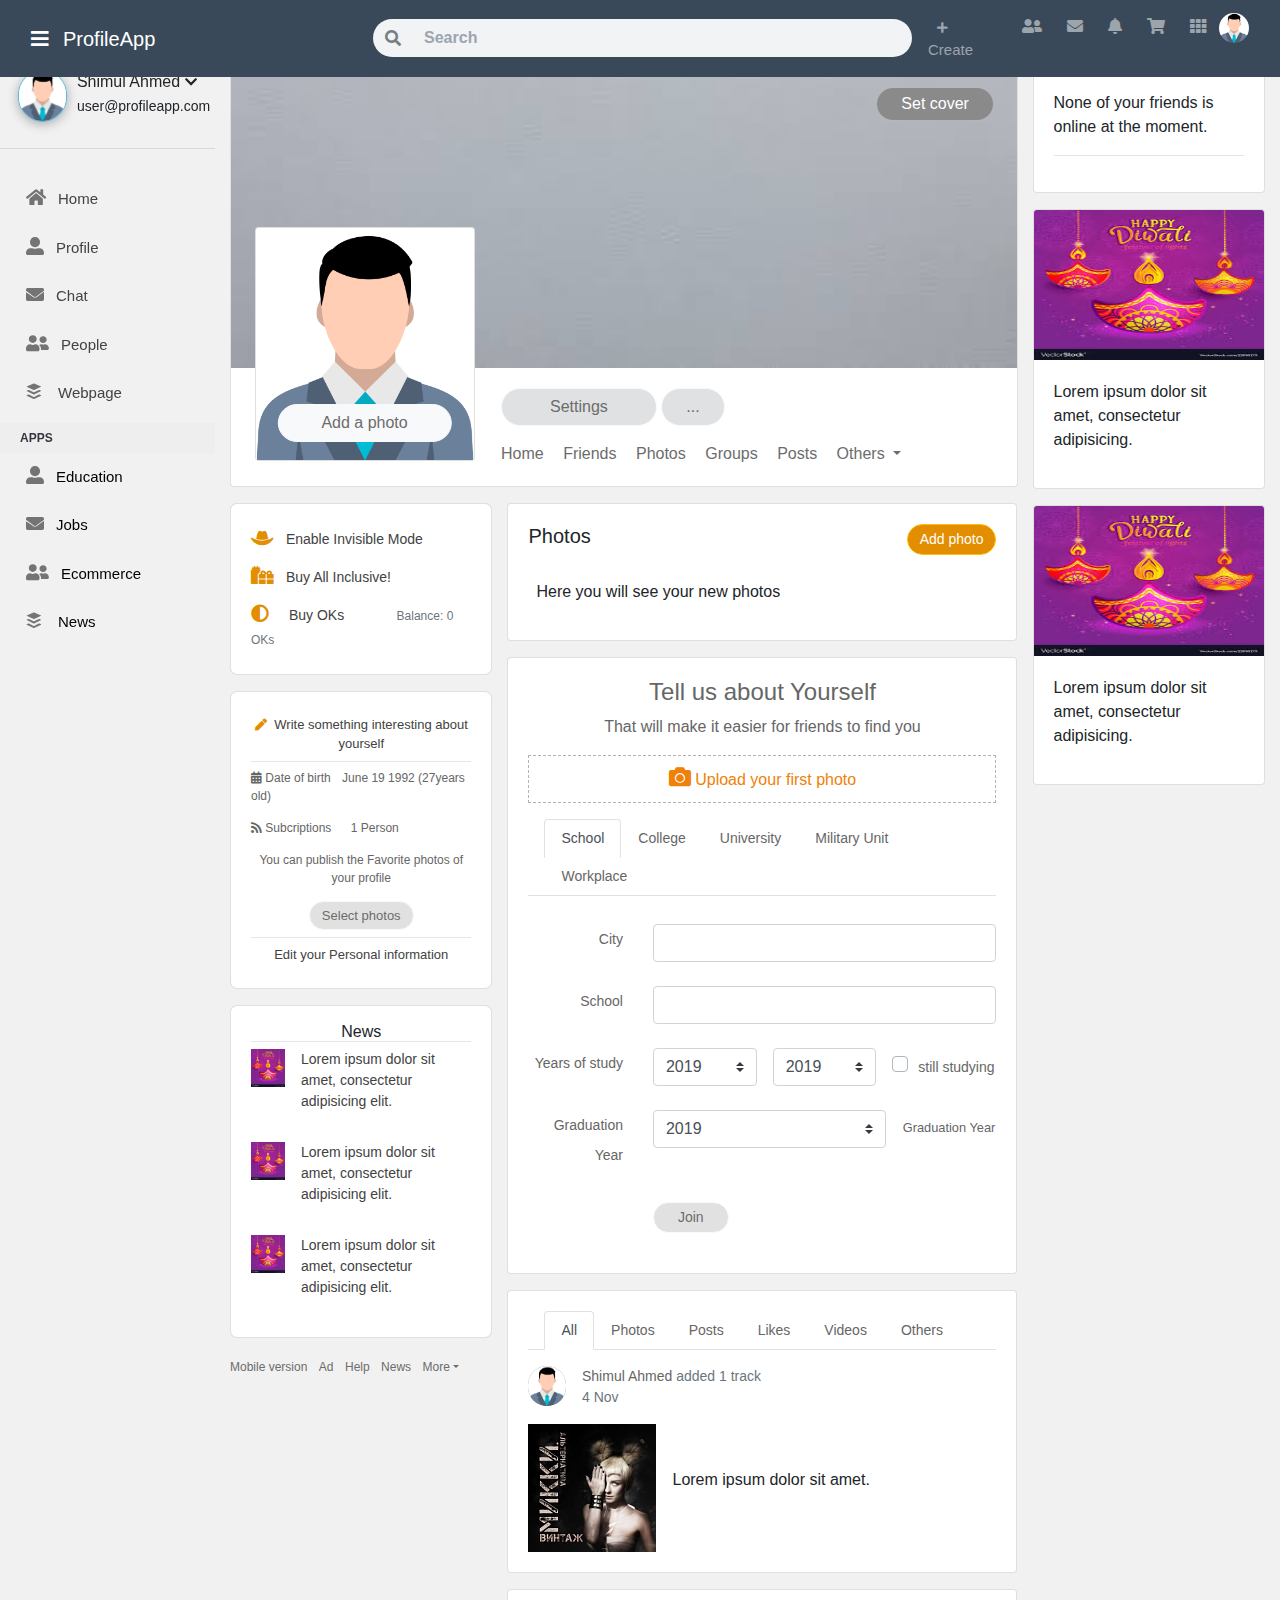
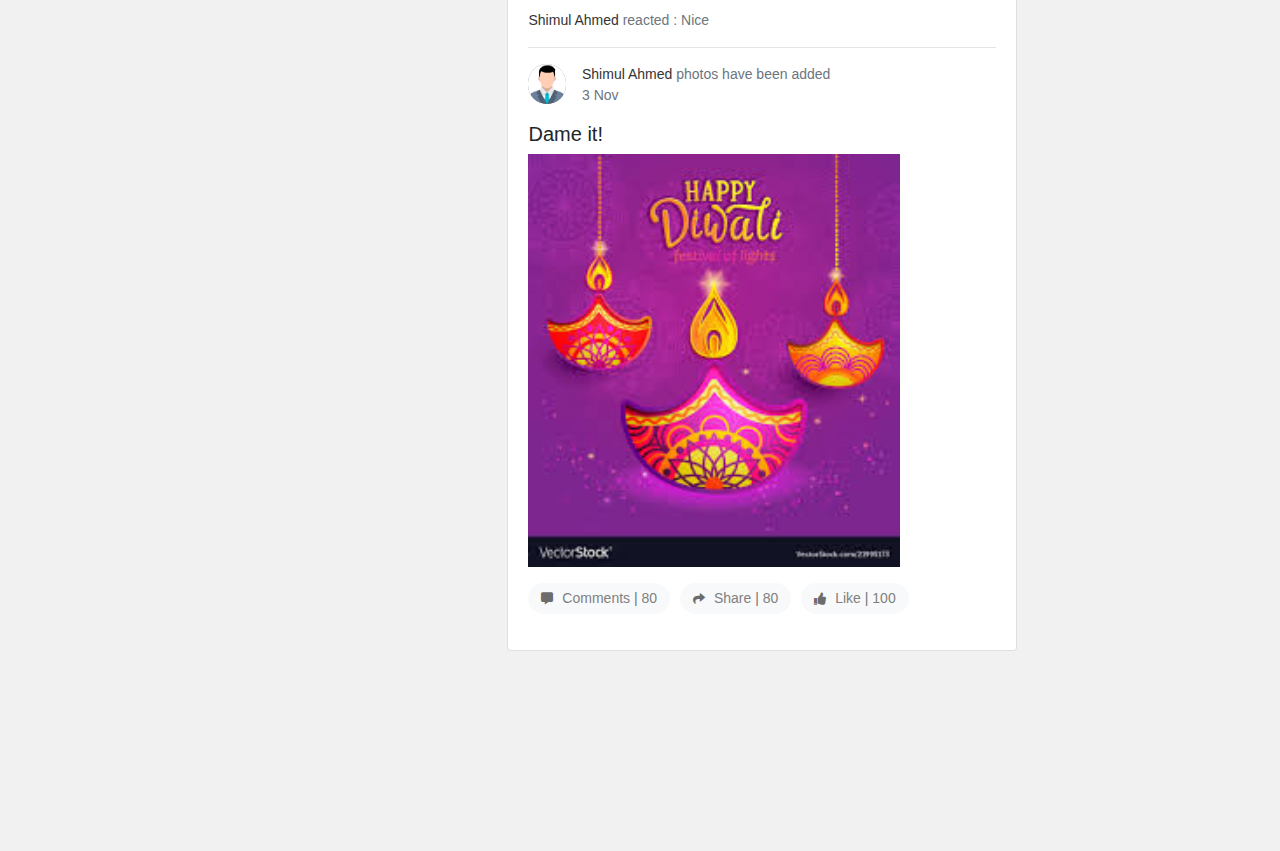
<file: profile.html>
<!DOCTYPE html>
<html lang="en">
<head>
    <meta charset="UTF-8">
    <meta http-equiv="Content-type" content="text/html; charset=UTF-8">
    <meta name="title" content="">
    <meta name="description" content="">
    <meta name="keywords" content="">
    <meta name="viewport" content="width=device-width, initial-scale=1, maximum-scale=1">
    <title>Proffile App</title>
    
<!--  css files  -->
    <link rel="stylesheet" href="css/bootstrap.min.css">
    <link rel="stylesheet" href="css/all.min.css">
    <link rel="stylesheet" href="css/style.css">
</head>



<body>
    
<!-- Navbar start   -->

<nav class="navbar navbar-expand-lg fixed-top nav-bg navbar-dark ">
  <div class="container-fluid">
     <div class="rg-side d-flex">
        <a href="#"><span class="bars" ><i class="fas fa-bars" ></i></span></a>
        <a class="navbar-brand " href="#">ProfileApp</a>
        <div class="top-form ml-auto">
        <form class="form-inline input-group my-2 my-lg-0">
         <div class="input-group-prepend">
             <div class="input-group-text">
             <i class="fas fa-search " ></i>
             </div>
         </div>
          <input class="form-control mr-sm-2" type="search" placeholder="Search" aria-label="Search">
        </form>
        </div>
    </div>
      
 <div class="lf-side">
    <button class="navbar-toggler" type="button" data-toggle="collapse" data-target="#navbarSupportedContent" aria-controls="navbarSupportedContent" aria-expanded="false" aria-label="Toggle navigation">
    <span class="navbar-toggler-icon"></span>
  </button>

  <div class="collapse navbar-collapse" id="navbarSupportedContent">
    <ul class="navbar-nav mr-auto">
     
      <li class="nav-item  dropdown">
        <a class="nav-link " href="#" id="" role="button" data-toggle="dropdown" aria-haspopup="true" aria-expanded="false">
          <span><i class="fas fa-plus" ></i></span>Create
        </a>
        <div class="dropdown-menu" aria-labelledby="">
          <a class="dropdown-item" href="#">uih</a>
          <a class="dropdown-item" href="#">Another action</a>
          <div class="dropdown-divider"></div>
          <a class="dropdown-item" href="#">Something else here</a>
        </div>
      </li>
      
       <li class="nav-item  dropdown">
        <a class="nav-link " href="#" id="" role="button" data-toggle="dropdown" aria-haspopup="true" aria-expanded="false">
          <i class="fas fa-user-friends"></i>
        </a>
        <div class="dropdown-menu" aria-labelledby="">
          <a class="dropdown-item" href="#">uih</a>
          <a class="dropdown-item" href="#">Another action</a>
          <div class="dropdown-divider"></div>
          <a class="dropdown-item" href="#">Something else here</a>
        </div>
      </li>
      
       <li class="nav-item  dropdown">
        <a class="nav-link " href="#" id="" role="button" data-toggle="dropdown" aria-haspopup="true" aria-expanded="false">
          <i class="fas fa-envelope" ></i>
        </a>
        <div class="dropdown-menu" aria-labelledby="">
          <a class="dropdown-item" href="#">uih</a>
          <a class="dropdown-item" href="#">Another action</a>
          <div class="dropdown-divider"></div>
          <a class="dropdown-item" href="#">Something else here</a>
        </div>
      </li>
      
       <li class="nav-item  dropdown">
        <a class="nav-link " href="#" id="" role="button" data-toggle="dropdown" aria-haspopup="true" aria-expanded="false">
          <i class="fas fa-bell" ></i>
        </a>
        <div class="dropdown-menu  " aria-labelledby="">
          <a class="dropdown-item" href="#">uih</a>
          <a class="dropdown-item" href="#">Another action</a>
          <div class="dropdown-divider"></div>
          <a class="dropdown-item" href="#">Something else here</a>
        </div>
      </li>
      
       <li class="nav-item  dropdown">
        <a class="nav-link " href="#" id="" role="button" data-toggle="dropdown" aria-haspopup="true" aria-expanded="false">
          <i class="fas fa-shopping-cart" ></i>
        </a>
        <div class="dropdown-menu dropdown-menu-right" aria-labelledby="">
          <a class="dropdown-item" href="#">uih</a>
          <a class="dropdown-item" href="#">Another action</a>
          <div class="dropdown-divider"></div>
          <a class="dropdown-item" href="#">Something else here</a>
        </div>
      </li>
      
       <li class="nav-item  dropdown">
        <a class="nav-link " href="#" id="" role="button" data-toggle="dropdown" aria-haspopup="true" aria-expanded="false">
          <i class="fas fa-thfas fa-th" ></i>
        </a>
        <div class="dropdown-menu dropdown-menu-right" aria-labelledby="">
          <a class="dropdown-item" href="#">uih</a>
          <a class="dropdown-item" href="#">Another action</a>
          <div class="dropdown-divider"></div>
          <a class="dropdown-item" href="#">Something else here</a>
        </div>
      </li>
      
      <li class="nav-item dropdown">
        <a class="nav-link m-0 p-0 " href="#" id="" role="button" data-toggle="dropdown" aria-haspopup="true" aria-expanded="false">
          <img src="images/users.png" alt="">
        </a>
        <div class="dropdown-menu dropdown-menu-right" aria-labelledby="">
          <a class="dropdown-item" href="#">uih</a>
          <a class="dropdown-item" href="#">Another action</a>
          <div class="dropdown-divider"></div>
          <a class="dropdown-item" href="#">Something else here</a>
        </div>
      </li>
      
    </ul>
  </div>
 </div>
  
  </div>
</nav>
   
<!-- Navbar end   -->   
    

<!--  Left sidebar start  -->

   <div class="left-sidebar  ">
       <div class="sidebar-user d-flex d-inline">
           <img src="images/users.png" alt="user-image">
            <div class="user-info">
                <a class="nav-link p-0 dropdown " href="#" id="" role="button" data-toggle="dropdown" aria-haspopup="true" aria-expanded="false">
                  Shimul Ahmed <span><i class="fas fa-chevron-down"></i></span>
                </a>
                <div class="dropdown-menu" aria-labelledby="">
                  <a class="dropdown-item" href="#"><i class="far fa-user"></i><span>Profile</span></a>
                  <a class="dropdown-item" href="#"><i class="fas fa-sliders-h" ></i><span>Setting</span></a>
                  <a class="dropdown-item" href="#"><i class="fas fa-power-off"></i><span>Log out</span></a>
                </div>
                <span>user@profileapp.com</span>
            </div>
       </div>
       <hr>
       <div class="sidebar-list">
           <ul class="navbar-nav">
               <li class="active nav-item">
                   <a href="index.html" class="nav-link"><i class="fas fa-home"></i>Home</a>
               </li>
                <li class=" nav-item">
                   <a href="profile.html" class="nav-link"><i class="fas fa-user-alt"></i>Profile</a>
               </li>
                <li class=" nav-item">
                   <a href="#" class="nav-link"><i class="fas fa-envelope"></i>Chat</a>
               </li>
                <li class=" nav-item">
                   <a href="people.html" class="nav-link"><i class="fas fa-user-friends"></i>People</a>
               </li>
                <li class=" nav-item">
                   <a href="webpage.html" class="nav-link"><i class="fab fa-buffer pr-3"></i>Webpage</a>
               </li>
           </ul>
           <div class="dv-text">
               APPS
           </div>
            <ul class="navbar-nav apps">
                <li class=" nav-item">
                   <a href="#" class="nav-link"><i class="fas fa-user-alt"></i>Education</a>
               </li>
                <li class=" nav-item">
                   <a href="#" class="nav-link"><i class="fas fa-envelope"></i>Jobs</a>
               </li>
                <li class=" nav-item">
                   <a href="#" class="nav-link"><i class="fas fa-user-friends"></i>Ecommerce</a>
               </li>
                <li class=" nav-item">
                   <a href="#" class="nav-link"><i class="fab fa-buffer pr-3"></i>News</a>
               </li>
           </ul>
       </div>
   </div>

<!--Left sidebar end   -->


<!--Main content container start   -->

    <div class="main-container ">
        <div class="content">
            <div class="container container-fluid ">
               <div class="row ">
                   <div class="col-lg-9">
                      <div class="row">
                          <div class="col-lg-12 px-0 mb-3">

                              <div class="card banner-card">

                                  <img src="images/banner.jpg" class="card-img-top" alt="">
                                  <div class="cover-btn">
                                      <a href="" class="btn btn-light py-1 px-4 " onclick="document.getElementById('setcover').click(); return false;">Set cover</a>
                                      <form action="" method="post" enctype="multipart/form-data">
                                          <input type="file" id="setcover" hidden accept="image/*">
                                      </form>
                                  </div>
                                  <div class="card-body">
                                      <div class="menu-section">
                                          <a href="#" class="btn btn-light px-5 " >Settings</a>
                                          <a href="#" class="  dropdown btn btn-light px-4" id="more-item" role="button" data-toggle="dropdown" aria-haspopup="true" aria-expanded="false" >
                                              ...
                                          </a>
                                          <div class="dropdown-menu" aria-labelledby="more-item">
                                              <a class="dropdown-item" href="#"><i class=" fas fa-search pr-2"></i>Finds Friends</a>
                                              <a class="dropdown-item" href="#"><i class="fas fa-gift pr-2"></i>Send a gift</a>
                                              <a class="dropdown-item" href="#"><i class="fas fa-star-of-life pr-2"></i>Enable "Friends only mode"</a>

                                          </div>
                                          <div class="menu-item pt-3">
                                              <a href="#">Home</a>
                                              <a href="#">Friends</a>
                                              <a href="#">Photos</a>
                                              <a href="#">Groups</a>
                                              <a href="#">Posts</a>
                                              <a class=" dropdown dropdown-toggle " href="#" role="button" data-toggle="dropdown" aria-haspopup="true" aria-expanded="false">
                                                  Others
                                              </a>
                                              <div class="dropdown-menu" >
                                                  <a class="dropdown-item" href="#">Products</a>
                                                  <a class="dropdown-item" href="#">Gifts</a>
                                                  <a class="dropdown-item" href="#">Settings</a>
                                              </div>
                                          </div>
                                      </div>
                                  </div>

                                  <div class="card user-card">
                                      <img src="images/users.png" class=" card-img-top img-fluid" alt="">
                                      <a href="" class="btn btn-light " onclick="document.getElementById('addphoto').click(); return false;">Add a photo</a>
                                      <form action="" method="post" enctype="multipart/form-data">
                                          <input type="file" id="addphoto" hidden accept="image/*">
                                      </form>
                                  </div>

                              </div>

                          </div>


                          <!--                   profile-left     -->

                          <div class="col-lg-4 no-gutters px-0">
                             <div class="row">
                                 <div class="col-lg-12">
                                     <div class="profile-left mb-3">
                                         <div class="card">
                                             <div class="card-body pt-3 pb-0">
                                                 <ul>
                                                     <li><a href=""><i class="fas fa-hat-cowboy pr-2"></i> Enable Invisible Mode</a></li>
                                                     <li> <a href=""><i class="fas fa-gifts pr-2"></i> Buy All Inclusive!</a></li>
                                                     <li>  <a href=""><i class="fas fa-adjust pr-3"></i> Buy OKs</a>
                                                         <span class="text-muted pl-5">Balance: 0 OKs</span>
                                                     </li>
                                                 </ul>
                                             </div>
                                         </div>
                                     </div>
                                 </div>

<!--                                 write something-->

                                 <div class="col-lg-12">
                                     <div class="profile-left about-yourself write-something mb-3">
                                         <div class="card">
                                             <div class="card-body pt-3 pb-0">
                                                 <ul >
                                                     <li class="text-center"><a href="" ><i class="fas fa-pen pr-1"></i> Write something interesting about yourself</a></li>
                                                     <hr class="m-0 " >
                                                     <li> <span class="pr-2"><i class="fas fa-calendar-alt"></i> Date of birth</span> <span>June 19 1992 (27years old)</span></li>
                                                     <li> <span class="pr-3"><i class="fas fa-rss"></i> Subcriptions</span> <span>1 Person</span></li>
                                                     <li class="text-center "> You can publish the Favorite photos of your profile</li>
                                                     <li class="text-center" ><a href="" class="btn btn-light py-1" onclick="document.getElementById('selectphotos').click(); return false;">Select photos</a>
                                                         <form action="" method="post" enctype="multipart/form-data">
                                                             <input type="file" id="selectphotos" hidden accept="image/*">
                                                         </form>
                                                     </li>
                                                     <hr class="m-0 " >
                                                     <li class="text-center "><a href="">Edit your Personal information</a></li>



                                                 </ul>
                                             </div>
                                         </div>
                                     </div>
                                 </div>

<!--                                 news tab-->
                                 <div class="col-lg-12">
                                     <div class="profile-left mb-3">
                                         <div class="card">
                                             <div class="card-body pt-3 pb-0">
                                                 <h6 class="text-center">News</h6>
                                                 <hr class="m-0">
                                                 <ul>
                                                     <li >
                                                         <a href="#" class="d-flex">
                                                             <div class="n-img">
                                                                 <img src="images/new-banner.jpg" class="n-banner pr-3" alt="">
                                                             </div>
                                                             <p class="  ">Lorem ipsum dolor sit amet, consectetur adipisicing elit.</p>
                                                        </a>
                                                     </li>

                                                     <li >
                                                         <a href="#" class="d-flex">
                                                             <div class="n-img">
                                                                 <img src="images/new-banner.jpg" class="n-banner pr-3" alt="">
                                                             </div>
                                                             <p class="  ">Lorem ipsum dolor sit amet, consectetur adipisicing elit.</p>
                                                         </a>
                                                     </li>

                                                     <li >
                                                         <a href="#" class="d-flex">
                                                             <div class="n-img">
                                                                 <img src="images/new-banner.jpg" class="n-banner pr-3" alt="">
                                                             </div>
                                                             <p class="  ">Lorem ipsum dolor sit amet, consectetur adipisicing elit.</p>
                                                         </a>
                                                     </li>
                                                 </ul>
                                             </div>
                                         </div>
                                     </div>
                                 </div>


<!--                                 news-footer-->
                                 <div class="col-lg-12">
                                     <div class="foot-menu">
                                         <ul>
                                             <li>
                                                 <a href="">Mobile version</a>
                                                 <a href="">Ad</a>
                                                 <a href="">Help</a>
                                                 <a href="">News</a>
                                                 <a href="" class="dropdown dropdown-toggle" id="" data-toggle="dropdown" aria-haspopup="true" aria-expanded="false">More</a>
                                                 <div class="dropdown-menu" aria-labelledby="">
                                                     <a class="dropdown-item" href="#">About the company</a>
                                                     <a class="dropdown-item" href="#">API</a>
                                                     <a class="dropdown-item" href="#">License Agreement</a>
                                                     <a class="dropdown-item" href="#">Privact Policy</a>
                                                 </div>
                                             </li>
                                         </ul>
                                     </div>
                                 </div>


                             </div>
                          </div>


<!--                          profile right start-->

                          <div class="col-8 no-gutters pr-0">

<!--                              photos part-->
                             <div class="col-lg-12">
                                 <div class="card mb-3">
                                     <div class="card-body ">
                                         <div class="photo-section">
                                             <div class="p-header d-flex pb-4">
                                                 <h5>Photos</h5>
                                                 <div class="bt ml-auto">
                                                     <a href="" class="btn btn-warning py-1" onclick="document.getElementById('ad-ph').click(); return false;">Add photo</a>
                                                     <form action="" enctype="multipart/form-data">
                                                         <input type="file" accept="image/*" id="ad-ph" hidden>
                                                     </form>
                                                 </div>
                                             </div>
                                             <div class="photo-section-content pl-2">
                                                 <p class="">Here you will see your new photos</p>
                                             </div>

                                         </div>
                                     </div>
                                 </div>
                             </div>

<!--                              about-yourself-->
                              <div class="col-lg-12">
                                  <div class="card mb-3">
                                      <div class="card-body ">
                                          <div class="about-yourself text-center">
                                              <h4>Tell us about Yourself</h4>
                                              <p>That will make it easier for friends to find you</p>
                                              <div class="up-photo mb-3">
                                                  <a href=""  onclick="document.getElementById('up-ph').click(); return false;">
                                                      <i class="fas fa-camera"></i> Upload your first photo
                                                  </a>
                                                  <form action="" enctype="multipart/form-data">
                                                      <input type="file" accept="image/*" id="up-ph" hidden>
                                                  </form>
                                              </div>

                                              <div class="about-yourself-tabs">
                                                  <nav>
                                                      <div class="nav nav-tabs pl-3" id="nav-tab" role="tablist">
                                                          <a class="nav-item nav-link active" id="school-tab" data-toggle="tab" href="#nav-school" role="tab" aria-controls="nav-school" aria-selected="true">School</a>
                                                          <a class="nav-item nav-link" id="college-tab" data-toggle="tab" href="#nav-college" role="tab" aria-controls="nav-college" aria-selected="false">College</a>
                                                          <a class="nav-item nav-link" id="university-tab" data-toggle="tab" href="#nav-university" role="tab" aria-controls="nav-university" aria-selected="false">University</a>
                                                          <a class="nav-item nav-link" id="military-tab" data-toggle="tab" href="#nav-military" role="tab" aria-controls="nav-military" aria-selected="false">Military Unit</a>
                                                          <a class="nav-item nav-link" id="workplace-tab" data-toggle="tab" href="#nav-workplace" role="tab" aria-controls="nav-workplace" aria-selected="false">Workplace</a>
                                                      </div>
                                                  </nav>
                                                  <div class="tab-content" id="nav-tabContent">

<!--                                                      tab-1 -->
                                                      <div class="tab-pane fade show active" id="nav-school" role="tabpanel" aria-labelledby="school-tab">
                                                          <form action="" class="fm pt-4">
                                                              <div class="form-group row py-1">
                                                                  <label for="" class="col-3 text-right">City</label>
                                                                  <div class="col-9">
                                                                      <input type="text" class=" form-control">
                                                                  </div>
                                                              </div>
                                                              <div class="form-group row py-1">
                                                                  <label for="" class="col-3 text-right">School</label>
                                                                  <div class="col-9">
                                                                      <input type="text" class=" form-control">
                                                                  </div>
                                                              </div>
                                                              <div class="form-group row py-1">
                                                                  <label for="" class="col-3 text-right">Years of study</label>
                                                                  <div class="col-9 d-flex">
                                                                      <select name="" class="custom-select mr-3">
                                                                          <option value="2019">2019</option>
                                                                          <option value="2018">2018</option>
                                                                          <option value="2017">2017</option>
                                                                          <option value="2016">2016</option>
                                                                          <option value="2015">2015</option>
                                                                          <option value="2014">2014</option>
                                                                          <option value="2013">2013</option>
                                                                          <option value="2012">2012</option>
                                                                          <option value="2011">2011</option>
                                                                          <option value="2010">2010</option>
                                                                          <option value="2009">2009</option>
                                                                          <option value="2008">2008</option>
                                                                          <option value="2007">2007</option>
                                                                          <option value="2006">2006</option>
                                                                          <option value="2005">2005</option>
                                                                          <option value="2004">2004</option>
                                                                          <option value="2003">2003</option>
                                                                          <option value="2002">2002</option>
                                                                          <option value="2001">2001</option>
                                                                          <option value="2000">2000</option>
                                                                          <option value="1999">1999</option>
                                                                          <option value="1998">1998</option>
                                                                          <option value="1997">1997</option>
                                                                          <option value="1996">1996</option>
                                                                          <option value="1995">1995</option>
                                                                          <option value="1994">1994</option>
                                                                          <option value="1993">1993</option>
                                                                          <option value="1992">1992</option>
                                                                          <option value="1991">1991</option>
                                                                          <option value="1990">1990</option>
                                                                          <option value="1989">1989</option>
                                                                          <option value="1988">1988</option>
                                                                          <option value="1987">1987</option>
                                                                          <option value="1986">1986</option>
                                                                          <option value="1985">1985</option>
                                                                          <option value="1984">1984</option>
                                                                          <option value="1983">1983</option>
                                                                          <option value="1982">1982</option>
                                                                          <option value="1981">1981</option>
                                                                          <option value="1980">1980</option>
                                                                          <option value="1979">1979</option>
                                                                          <option value="1978">1978</option>
                                                                          <option value="1977">1977</option>
                                                                          <option value="1976">1976</option>
                                                                          <option value="1975">1975</option>
                                                                          <option value="1974">1974</option>
                                                                          <option value="1973">1973</option>
                                                                          <option value="1972">1972</option>
                                                                          <option value="1971">1971</option>
                                                                          <option value="1970">1970</option>
                                                                          <option value="1969">1969</option>
                                                                          <option value="1968">1968</option>
                                                                          <option value="1967">1967</option>
                                                                          <option value="1966">1966</option>
                                                                          <option value="1965">1965</option>
                                                                          <option value="1964">1964</option>
                                                                          <option value="1963">1963</option>
                                                                          <option value="1962">1962</option>
                                                                          <option value="1961">1961</option>
                                                                          <option value="1960">1960</option>
                                                                          <option value="1959">1959</option>
                                                                          <option value="1958">1958</option>
                                                                          <option value="1957">1957</option>
                                                                          <option value="1956">1956</option>
                                                                          <option value="1955">1955</option>
                                                                          <option value="1954">1954</option>
                                                                          <option value="1953">1953</option>
                                                                          <option value="1952">1952</option>
                                                                          <option value="1951">1951</option>
                                                                          <option value="1950">1950</option>
                                                                          <option value="1949">1949</option>
                                                                          <option value="1948">1948</option>
                                                                          <option value="1947">1947</option>
                                                                          <option value="1946">1946</option>
                                                                          <option value="1945">1945</option>
                                                                          <option value="1944">1944</option>
                                                                          <option value="1943">1943</option>
                                                                          <option value="1942">1942</option>
                                                                          <option value="1941">1941</option>
                                                                          <option value="1940">1940</option>
                                                                          <option value="1939">1939</option>
                                                                          <option value="1938">1938</option>
                                                                          <option value="1937">1937</option>
                                                                          <option value="1936">1936</option>
                                                                          <option value="1935">1935</option>
                                                                          <option value="1934">1934</option>
                                                                          <option value="1933">1933</option>
                                                                          <option value="1932">1932</option>
                                                                          <option value="1931">1931</option>
                                                                          <option value="1930">1930</option>
                                                                          <option value="1929">1929</option>
                                                                          <option value="1928">1928</option>
                                                                          <option value="1927">1927</option>
                                                                          <option value="1926">1926</option>
                                                                          <option value="1925">1925</option>
                                                                          <option value="1924">1924</option>
                                                                          <option value="1923">1923</option>
                                                                          <option value="1922">1922</option>
                                                                          <option value="1921">1921</option>
                                                                          <option value="1920">1920</option>
                                                                          <option value="1919">1919</option>
                                                                          <option value="1918">1918</option>
                                                                          <option value="1917">1917</option>
                                                                          <option value="1916">1916</option>
                                                                          <option value="1915">1915</option>
                                                                          <option value="1914">1914</option>
                                                                          <option value="1913">1913</option>
                                                                          <option value="1912">1912</option>
                                                                          <option value="1911">1911</option>
                                                                          <option value="1910">1910</option>
                                                                          <option value="1909">1909</option>
                                                                          <option value="1908">1908</option>
                                                                          <option value="1907">1907</option>
                                                                          <option value="1906">1906</option>
                                                                          <option value="1905">1905</option>
                                                                      </select>
                                                                      <select name="" class="custom-select mr-3">
                                                                          <option value="2019">2019</option>
                                                                          <option value="2018">2018</option>
                                                                          <option value="2017">2017</option>
                                                                          <option value="2016">2016</option>
                                                                          <option value="2015">2015</option>
                                                                          <option value="2014">2014</option>
                                                                          <option value="2013">2013</option>
                                                                          <option value="2012">2012</option>
                                                                          <option value="2011">2011</option>
                                                                          <option value="2010">2010</option>
                                                                          <option value="2009">2009</option>
                                                                          <option value="2008">2008</option>
                                                                          <option value="2007">2007</option>
                                                                          <option value="2006">2006</option>
                                                                          <option value="2005">2005</option>
                                                                          <option value="2004">2004</option>
                                                                          <option value="2003">2003</option>
                                                                          <option value="2002">2002</option>
                                                                          <option value="2001">2001</option>
                                                                          <option value="2000">2000</option>
                                                                          <option value="1999">1999</option>
                                                                          <option value="1998">1998</option>
                                                                          <option value="1997">1997</option>
                                                                          <option value="1996">1996</option>
                                                                          <option value="1995">1995</option>
                                                                          <option value="1994">1994</option>
                                                                          <option value="1993">1993</option>
                                                                          <option value="1992">1992</option>
                                                                          <option value="1991">1991</option>
                                                                          <option value="1990">1990</option>
                                                                          <option value="1989">1989</option>
                                                                          <option value="1988">1988</option>
                                                                          <option value="1987">1987</option>
                                                                          <option value="1986">1986</option>
                                                                          <option value="1985">1985</option>
                                                                          <option value="1984">1984</option>
                                                                          <option value="1983">1983</option>
                                                                          <option value="1982">1982</option>
                                                                          <option value="1981">1981</option>
                                                                          <option value="1980">1980</option>
                                                                          <option value="1979">1979</option>
                                                                          <option value="1978">1978</option>
                                                                          <option value="1977">1977</option>
                                                                          <option value="1976">1976</option>
                                                                          <option value="1975">1975</option>
                                                                          <option value="1974">1974</option>
                                                                          <option value="1973">1973</option>
                                                                          <option value="1972">1972</option>
                                                                          <option value="1971">1971</option>
                                                                          <option value="1970">1970</option>
                                                                          <option value="1969">1969</option>
                                                                          <option value="1968">1968</option>
                                                                          <option value="1967">1967</option>
                                                                          <option value="1966">1966</option>
                                                                          <option value="1965">1965</option>
                                                                          <option value="1964">1964</option>
                                                                          <option value="1963">1963</option>
                                                                          <option value="1962">1962</option>
                                                                          <option value="1961">1961</option>
                                                                          <option value="1960">1960</option>
                                                                          <option value="1959">1959</option>
                                                                          <option value="1958">1958</option>
                                                                          <option value="1957">1957</option>
                                                                          <option value="1956">1956</option>
                                                                          <option value="1955">1955</option>
                                                                          <option value="1954">1954</option>
                                                                          <option value="1953">1953</option>
                                                                          <option value="1952">1952</option>
                                                                          <option value="1951">1951</option>
                                                                          <option value="1950">1950</option>
                                                                          <option value="1949">1949</option>
                                                                          <option value="1948">1948</option>
                                                                          <option value="1947">1947</option>
                                                                          <option value="1946">1946</option>
                                                                          <option value="1945">1945</option>
                                                                          <option value="1944">1944</option>
                                                                          <option value="1943">1943</option>
                                                                          <option value="1942">1942</option>
                                                                          <option value="1941">1941</option>
                                                                          <option value="1940">1940</option>
                                                                          <option value="1939">1939</option>
                                                                          <option value="1938">1938</option>
                                                                          <option value="1937">1937</option>
                                                                          <option value="1936">1936</option>
                                                                          <option value="1935">1935</option>
                                                                          <option value="1934">1934</option>
                                                                          <option value="1933">1933</option>
                                                                          <option value="1932">1932</option>
                                                                          <option value="1931">1931</option>
                                                                          <option value="1930">1930</option>
                                                                          <option value="1929">1929</option>
                                                                          <option value="1928">1928</option>
                                                                          <option value="1927">1927</option>
                                                                          <option value="1926">1926</option>
                                                                          <option value="1925">1925</option>
                                                                          <option value="1924">1924</option>
                                                                          <option value="1923">1923</option>
                                                                          <option value="1922">1922</option>
                                                                          <option value="1921">1921</option>
                                                                          <option value="1920">1920</option>
                                                                          <option value="1919">1919</option>
                                                                          <option value="1918">1918</option>
                                                                          <option value="1917">1917</option>
                                                                          <option value="1916">1916</option>
                                                                          <option value="1915">1915</option>
                                                                          <option value="1914">1914</option>
                                                                          <option value="1913">1913</option>
                                                                          <option value="1912">1912</option>
                                                                          <option value="1911">1911</option>
                                                                          <option value="1910">1910</option>
                                                                          <option value="1909">1909</option>
                                                                          <option value="1908">1908</option>
                                                                          <option value="1907">1907</option>
                                                                          <option value="1906">1906</option>
                                                                          <option value="1905">1905</option>
                                                                      </select>
                                                                      <div class="custom-control pt-1 custom-checkbox ">
                                                                          <input type="checkbox" class="custom-control-input pr-0" id="customCheck1">
                                                                          <small><label class="custom-control-label ch-text" for="customCheck1">still studying</label></small>
                                                                      </div>
                                                                  </div>
                                                              </div>

                                                              <div class="form-group row py-1">
                                                                  <label for="" class="col-3 text-right">Graduation Year</label>
                                                                  <div class="col-9 d-flex">
                                                                      <select name="" class="custom-select mr-3">
                                                                          <option value="2019">2019</option>
                                                                          <option value="2018">2018</option>
                                                                          <option value="2017">2017</option>
                                                                          <option value="2016">2016</option>
                                                                          <option value="2015">2015</option>
                                                                          <option value="2014">2014</option>
                                                                          <option value="2013">2013</option>
                                                                          <option value="2012">2012</option>
                                                                          <option value="2011">2011</option>
                                                                          <option value="2010">2010</option>
                                                                          <option value="2009">2009</option>
                                                                          <option value="2008">2008</option>
                                                                          <option value="2007">2007</option>
                                                                          <option value="2006">2006</option>
                                                                          <option value="2005">2005</option>
                                                                          <option value="2004">2004</option>
                                                                          <option value="2003">2003</option>
                                                                          <option value="2002">2002</option>
                                                                          <option value="2001">2001</option>
                                                                          <option value="2000">2000</option>
                                                                          <option value="1999">1999</option>
                                                                          <option value="1998">1998</option>
                                                                          <option value="1997">1997</option>
                                                                          <option value="1996">1996</option>
                                                                          <option value="1995">1995</option>
                                                                          <option value="1994">1994</option>
                                                                          <option value="1993">1993</option>
                                                                          <option value="1992">1992</option>
                                                                          <option value="1991">1991</option>
                                                                          <option value="1990">1990</option>
                                                                          <option value="1989">1989</option>
                                                                          <option value="1988">1988</option>
                                                                          <option value="1987">1987</option>
                                                                          <option value="1986">1986</option>
                                                                          <option value="1985">1985</option>
                                                                          <option value="1984">1984</option>
                                                                          <option value="1983">1983</option>
                                                                          <option value="1982">1982</option>
                                                                          <option value="1981">1981</option>
                                                                          <option value="1980">1980</option>
                                                                          <option value="1979">1979</option>
                                                                          <option value="1978">1978</option>
                                                                          <option value="1977">1977</option>
                                                                          <option value="1976">1976</option>
                                                                          <option value="1975">1975</option>
                                                                          <option value="1974">1974</option>
                                                                          <option value="1973">1973</option>
                                                                          <option value="1972">1972</option>
                                                                          <option value="1971">1971</option>
                                                                          <option value="1970">1970</option>
                                                                          <option value="1969">1969</option>
                                                                          <option value="1968">1968</option>
                                                                          <option value="1967">1967</option>
                                                                          <option value="1966">1966</option>
                                                                          <option value="1965">1965</option>
                                                                          <option value="1964">1964</option>
                                                                          <option value="1963">1963</option>
                                                                          <option value="1962">1962</option>
                                                                          <option value="1961">1961</option>
                                                                          <option value="1960">1960</option>
                                                                          <option value="1959">1959</option>
                                                                          <option value="1958">1958</option>
                                                                          <option value="1957">1957</option>
                                                                          <option value="1956">1956</option>
                                                                          <option value="1955">1955</option>
                                                                          <option value="1954">1954</option>
                                                                          <option value="1953">1953</option>
                                                                          <option value="1952">1952</option>
                                                                          <option value="1951">1951</option>
                                                                          <option value="1950">1950</option>
                                                                          <option value="1949">1949</option>
                                                                          <option value="1948">1948</option>
                                                                          <option value="1947">1947</option>
                                                                          <option value="1946">1946</option>
                                                                          <option value="1945">1945</option>
                                                                          <option value="1944">1944</option>
                                                                          <option value="1943">1943</option>
                                                                          <option value="1942">1942</option>
                                                                          <option value="1941">1941</option>
                                                                          <option value="1940">1940</option>
                                                                          <option value="1939">1939</option>
                                                                          <option value="1938">1938</option>
                                                                          <option value="1937">1937</option>
                                                                          <option value="1936">1936</option>
                                                                          <option value="1935">1935</option>
                                                                          <option value="1934">1934</option>
                                                                          <option value="1933">1933</option>
                                                                          <option value="1932">1932</option>
                                                                          <option value="1931">1931</option>
                                                                          <option value="1930">1930</option>
                                                                          <option value="1929">1929</option>
                                                                          <option value="1928">1928</option>
                                                                          <option value="1927">1927</option>
                                                                          <option value="1926">1926</option>
                                                                          <option value="1925">1925</option>
                                                                          <option value="1924">1924</option>
                                                                          <option value="1923">1923</option>
                                                                          <option value="1922">1922</option>
                                                                          <option value="1921">1921</option>
                                                                          <option value="1920">1920</option>
                                                                          <option value="1919">1919</option>
                                                                          <option value="1918">1918</option>
                                                                          <option value="1917">1917</option>
                                                                          <option value="1916">1916</option>
                                                                          <option value="1915">1915</option>
                                                                          <option value="1914">1914</option>
                                                                          <option value="1913">1913</option>
                                                                          <option value="1912">1912</option>
                                                                          <option value="1911">1911</option>
                                                                          <option value="1910">1910</option>
                                                                          <option value="1909">1909</option>
                                                                          <option value="1908">1908</option>
                                                                          <option value="1907">1907</option>
                                                                          <option value="1906">1906</option>
                                                                          <option value="1905">1905</option>
                                                                      </select>
                                                                      <small class="gd-text">
                                                                          Graduation Year
                                                                      </small>
                                                                  </div>
                                                              </div>
                                                              <div class="form-group row py-1">
                                                                  <div class="offset-3"></div>
                                                                  <div class="col-9 fm-btn text-left">
                                                                      <a href="" class="btn btn-light px-4 py-1">Join</a>
                                                                  </div>
                                                              </div>
                                                          </form>
                                                      </div>


<!--                                                      tab-2-->
                                                      <div class="tab-pane fade" id="nav-college" role="tabpanel" aria-labelledby="college-tab">
                                                          <form action="" class="fm pt-4">
                                                              <div class="form-group row py-1">
                                                                  <label for="" class="col-3 text-right">City</label>
                                                                  <div class="col-9">
                                                                      <input type="text" class=" form-control">
                                                                  </div>
                                                              </div>
                                                              <div class="form-group row py-1">
                                                                  <label for="" class="col-3 text-right">College</label>
                                                                  <div class="col-9">
                                                                      <input type="text" class=" form-control">
                                                                  </div>
                                                              </div>
                                                              <div class="form-group row py-1">
                                                                  <label for="" class="col-3 text-right">Years of study</label>
                                                                  <div class="col-9 d-flex">
                                                                      <select name="" class="custom-select mr-3">
                                                                          <option value="2019">2019</option>
                                                                          <option value="2018">2018</option>
                                                                          <option value="2017">2017</option>
                                                                          <option value="2016">2016</option>
                                                                          <option value="2015">2015</option>
                                                                          <option value="2014">2014</option>
                                                                          <option value="2013">2013</option>
                                                                          <option value="2012">2012</option>
                                                                          <option value="2011">2011</option>
                                                                          <option value="2010">2010</option>
                                                                          <option value="2009">2009</option>
                                                                          <option value="2008">2008</option>
                                                                          <option value="2007">2007</option>
                                                                          <option value="2006">2006</option>
                                                                          <option value="2005">2005</option>
                                                                          <option value="2004">2004</option>
                                                                          <option value="2003">2003</option>
                                                                          <option value="2002">2002</option>
                                                                          <option value="2001">2001</option>
                                                                          <option value="2000">2000</option>
                                                                          <option value="1999">1999</option>
                                                                          <option value="1998">1998</option>
                                                                          <option value="1997">1997</option>
                                                                          <option value="1996">1996</option>
                                                                          <option value="1995">1995</option>
                                                                          <option value="1994">1994</option>
                                                                          <option value="1993">1993</option>
                                                                          <option value="1992">1992</option>
                                                                          <option value="1991">1991</option>
                                                                          <option value="1990">1990</option>
                                                                          <option value="1989">1989</option>
                                                                          <option value="1988">1988</option>
                                                                          <option value="1987">1987</option>
                                                                          <option value="1986">1986</option>
                                                                          <option value="1985">1985</option>
                                                                          <option value="1984">1984</option>
                                                                          <option value="1983">1983</option>
                                                                          <option value="1982">1982</option>
                                                                          <option value="1981">1981</option>
                                                                          <option value="1980">1980</option>
                                                                          <option value="1979">1979</option>
                                                                          <option value="1978">1978</option>
                                                                          <option value="1977">1977</option>
                                                                          <option value="1976">1976</option>
                                                                          <option value="1975">1975</option>
                                                                          <option value="1974">1974</option>
                                                                          <option value="1973">1973</option>
                                                                          <option value="1972">1972</option>
                                                                          <option value="1971">1971</option>
                                                                          <option value="1970">1970</option>
                                                                          <option value="1969">1969</option>
                                                                          <option value="1968">1968</option>
                                                                          <option value="1967">1967</option>
                                                                          <option value="1966">1966</option>
                                                                          <option value="1965">1965</option>
                                                                          <option value="1964">1964</option>
                                                                          <option value="1963">1963</option>
                                                                          <option value="1962">1962</option>
                                                                          <option value="1961">1961</option>
                                                                          <option value="1960">1960</option>
                                                                          <option value="1959">1959</option>
                                                                          <option value="1958">1958</option>
                                                                          <option value="1957">1957</option>
                                                                          <option value="1956">1956</option>
                                                                          <option value="1955">1955</option>
                                                                          <option value="1954">1954</option>
                                                                          <option value="1953">1953</option>
                                                                          <option value="1952">1952</option>
                                                                          <option value="1951">1951</option>
                                                                          <option value="1950">1950</option>
                                                                          <option value="1949">1949</option>
                                                                          <option value="1948">1948</option>
                                                                          <option value="1947">1947</option>
                                                                          <option value="1946">1946</option>
                                                                          <option value="1945">1945</option>
                                                                          <option value="1944">1944</option>
                                                                          <option value="1943">1943</option>
                                                                          <option value="1942">1942</option>
                                                                          <option value="1941">1941</option>
                                                                          <option value="1940">1940</option>
                                                                          <option value="1939">1939</option>
                                                                          <option value="1938">1938</option>
                                                                          <option value="1937">1937</option>
                                                                          <option value="1936">1936</option>
                                                                          <option value="1935">1935</option>
                                                                          <option value="1934">1934</option>
                                                                          <option value="1933">1933</option>
                                                                          <option value="1932">1932</option>
                                                                          <option value="1931">1931</option>
                                                                          <option value="1930">1930</option>
                                                                          <option value="1929">1929</option>
                                                                          <option value="1928">1928</option>
                                                                          <option value="1927">1927</option>
                                                                          <option value="1926">1926</option>
                                                                          <option value="1925">1925</option>
                                                                          <option value="1924">1924</option>
                                                                          <option value="1923">1923</option>
                                                                          <option value="1922">1922</option>
                                                                          <option value="1921">1921</option>
                                                                          <option value="1920">1920</option>
                                                                          <option value="1919">1919</option>
                                                                          <option value="1918">1918</option>
                                                                          <option value="1917">1917</option>
                                                                          <option value="1916">1916</option>
                                                                          <option value="1915">1915</option>
                                                                          <option value="1914">1914</option>
                                                                          <option value="1913">1913</option>
                                                                          <option value="1912">1912</option>
                                                                          <option value="1911">1911</option>
                                                                          <option value="1910">1910</option>
                                                                          <option value="1909">1909</option>
                                                                          <option value="1908">1908</option>
                                                                          <option value="1907">1907</option>
                                                                          <option value="1906">1906</option>
                                                                          <option value="1905">1905</option>
                                                                      </select>
                                                                      <select name="" class="custom-select mr-3">
                                                                          <option value="2019">2019</option>
                                                                          <option value="2018">2018</option>
                                                                          <option value="2017">2017</option>
                                                                          <option value="2016">2016</option>
                                                                          <option value="2015">2015</option>
                                                                          <option value="2014">2014</option>
                                                                          <option value="2013">2013</option>
                                                                          <option value="2012">2012</option>
                                                                          <option value="2011">2011</option>
                                                                          <option value="2010">2010</option>
                                                                          <option value="2009">2009</option>
                                                                          <option value="2008">2008</option>
                                                                          <option value="2007">2007</option>
                                                                          <option value="2006">2006</option>
                                                                          <option value="2005">2005</option>
                                                                          <option value="2004">2004</option>
                                                                          <option value="2003">2003</option>
                                                                          <option value="2002">2002</option>
                                                                          <option value="2001">2001</option>
                                                                          <option value="2000">2000</option>
                                                                          <option value="1999">1999</option>
                                                                          <option value="1998">1998</option>
                                                                          <option value="1997">1997</option>
                                                                          <option value="1996">1996</option>
                                                                          <option value="1995">1995</option>
                                                                          <option value="1994">1994</option>
                                                                          <option value="1993">1993</option>
                                                                          <option value="1992">1992</option>
                                                                          <option value="1991">1991</option>
                                                                          <option value="1990">1990</option>
                                                                          <option value="1989">1989</option>
                                                                          <option value="1988">1988</option>
                                                                          <option value="1987">1987</option>
                                                                          <option value="1986">1986</option>
                                                                          <option value="1985">1985</option>
                                                                          <option value="1984">1984</option>
                                                                          <option value="1983">1983</option>
                                                                          <option value="1982">1982</option>
                                                                          <option value="1981">1981</option>
                                                                          <option value="1980">1980</option>
                                                                          <option value="1979">1979</option>
                                                                          <option value="1978">1978</option>
                                                                          <option value="1977">1977</option>
                                                                          <option value="1976">1976</option>
                                                                          <option value="1975">1975</option>
                                                                          <option value="1974">1974</option>
                                                                          <option value="1973">1973</option>
                                                                          <option value="1972">1972</option>
                                                                          <option value="1971">1971</option>
                                                                          <option value="1970">1970</option>
                                                                          <option value="1969">1969</option>
                                                                          <option value="1968">1968</option>
                                                                          <option value="1967">1967</option>
                                                                          <option value="1966">1966</option>
                                                                          <option value="1965">1965</option>
                                                                          <option value="1964">1964</option>
                                                                          <option value="1963">1963</option>
                                                                          <option value="1962">1962</option>
                                                                          <option value="1961">1961</option>
                                                                          <option value="1960">1960</option>
                                                                          <option value="1959">1959</option>
                                                                          <option value="1958">1958</option>
                                                                          <option value="1957">1957</option>
                                                                          <option value="1956">1956</option>
                                                                          <option value="1955">1955</option>
                                                                          <option value="1954">1954</option>
                                                                          <option value="1953">1953</option>
                                                                          <option value="1952">1952</option>
                                                                          <option value="1951">1951</option>
                                                                          <option value="1950">1950</option>
                                                                          <option value="1949">1949</option>
                                                                          <option value="1948">1948</option>
                                                                          <option value="1947">1947</option>
                                                                          <option value="1946">1946</option>
                                                                          <option value="1945">1945</option>
                                                                          <option value="1944">1944</option>
                                                                          <option value="1943">1943</option>
                                                                          <option value="1942">1942</option>
                                                                          <option value="1941">1941</option>
                                                                          <option value="1940">1940</option>
                                                                          <option value="1939">1939</option>
                                                                          <option value="1938">1938</option>
                                                                          <option value="1937">1937</option>
                                                                          <option value="1936">1936</option>
                                                                          <option value="1935">1935</option>
                                                                          <option value="1934">1934</option>
                                                                          <option value="1933">1933</option>
                                                                          <option value="1932">1932</option>
                                                                          <option value="1931">1931</option>
                                                                          <option value="1930">1930</option>
                                                                          <option value="1929">1929</option>
                                                                          <option value="1928">1928</option>
                                                                          <option value="1927">1927</option>
                                                                          <option value="1926">1926</option>
                                                                          <option value="1925">1925</option>
                                                                          <option value="1924">1924</option>
                                                                          <option value="1923">1923</option>
                                                                          <option value="1922">1922</option>
                                                                          <option value="1921">1921</option>
                                                                          <option value="1920">1920</option>
                                                                          <option value="1919">1919</option>
                                                                          <option value="1918">1918</option>
                                                                          <option value="1917">1917</option>
                                                                          <option value="1916">1916</option>
                                                                          <option value="1915">1915</option>
                                                                          <option value="1914">1914</option>
                                                                          <option value="1913">1913</option>
                                                                          <option value="1912">1912</option>
                                                                          <option value="1911">1911</option>
                                                                          <option value="1910">1910</option>
                                                                          <option value="1909">1909</option>
                                                                          <option value="1908">1908</option>
                                                                          <option value="1907">1907</option>
                                                                          <option value="1906">1906</option>
                                                                          <option value="1905">1905</option>
                                                                      </select>
                                                                      <div class="custom-control pt-1 custom-checkbox ">
                                                                          <input type="checkbox" class="custom-control-input pr-0" id="">
                                                                          <small><label class="custom-control-label ch-text" for="customCheck1">still studying</label></small>
                                                                      </div>
                                                                  </div>
                                                              </div>

                                                              <div class="form-group row py-1">
                                                                  <label for="" class="col-3 text-right">Graduation Year</label>
                                                                  <div class="col-9 d-flex">
                                                                      <select name="" class="custom-select mr-3">
                                                                          <option value="2019">2019</option>
                                                                          <option value="2018">2018</option>
                                                                          <option value="2017">2017</option>
                                                                          <option value="2016">2016</option>
                                                                          <option value="2015">2015</option>
                                                                          <option value="2014">2014</option>
                                                                          <option value="2013">2013</option>
                                                                          <option value="2012">2012</option>
                                                                          <option value="2011">2011</option>
                                                                          <option value="2010">2010</option>
                                                                          <option value="2009">2009</option>
                                                                          <option value="2008">2008</option>
                                                                          <option value="2007">2007</option>
                                                                          <option value="2006">2006</option>
                                                                          <option value="2005">2005</option>
                                                                          <option value="2004">2004</option>
                                                                          <option value="2003">2003</option>
                                                                          <option value="2002">2002</option>
                                                                          <option value="2001">2001</option>
                                                                          <option value="2000">2000</option>
                                                                          <option value="1999">1999</option>
                                                                          <option value="1998">1998</option>
                                                                          <option value="1997">1997</option>
                                                                          <option value="1996">1996</option>
                                                                          <option value="1995">1995</option>
                                                                          <option value="1994">1994</option>
                                                                          <option value="1993">1993</option>
                                                                          <option value="1992">1992</option>
                                                                          <option value="1991">1991</option>
                                                                          <option value="1990">1990</option>
                                                                          <option value="1989">1989</option>
                                                                          <option value="1988">1988</option>
                                                                          <option value="1987">1987</option>
                                                                          <option value="1986">1986</option>
                                                                          <option value="1985">1985</option>
                                                                          <option value="1984">1984</option>
                                                                          <option value="1983">1983</option>
                                                                          <option value="1982">1982</option>
                                                                          <option value="1981">1981</option>
                                                                          <option value="1980">1980</option>
                                                                          <option value="1979">1979</option>
                                                                          <option value="1978">1978</option>
                                                                          <option value="1977">1977</option>
                                                                          <option value="1976">1976</option>
                                                                          <option value="1975">1975</option>
                                                                          <option value="1974">1974</option>
                                                                          <option value="1973">1973</option>
                                                                          <option value="1972">1972</option>
                                                                          <option value="1971">1971</option>
                                                                          <option value="1970">1970</option>
                                                                          <option value="1969">1969</option>
                                                                          <option value="1968">1968</option>
                                                                          <option value="1967">1967</option>
                                                                          <option value="1966">1966</option>
                                                                          <option value="1965">1965</option>
                                                                          <option value="1964">1964</option>
                                                                          <option value="1963">1963</option>
                                                                          <option value="1962">1962</option>
                                                                          <option value="1961">1961</option>
                                                                          <option value="1960">1960</option>
                                                                          <option value="1959">1959</option>
                                                                          <option value="1958">1958</option>
                                                                          <option value="1957">1957</option>
                                                                          <option value="1956">1956</option>
                                                                          <option value="1955">1955</option>
                                                                          <option value="1954">1954</option>
                                                                          <option value="1953">1953</option>
                                                                          <option value="1952">1952</option>
                                                                          <option value="1951">1951</option>
                                                                          <option value="1950">1950</option>
                                                                          <option value="1949">1949</option>
                                                                          <option value="1948">1948</option>
                                                                          <option value="1947">1947</option>
                                                                          <option value="1946">1946</option>
                                                                          <option value="1945">1945</option>
                                                                          <option value="1944">1944</option>
                                                                          <option value="1943">1943</option>
                                                                          <option value="1942">1942</option>
                                                                          <option value="1941">1941</option>
                                                                          <option value="1940">1940</option>
                                                                          <option value="1939">1939</option>
                                                                          <option value="1938">1938</option>
                                                                          <option value="1937">1937</option>
                                                                          <option value="1936">1936</option>
                                                                          <option value="1935">1935</option>
                                                                          <option value="1934">1934</option>
                                                                          <option value="1933">1933</option>
                                                                          <option value="1932">1932</option>
                                                                          <option value="1931">1931</option>
                                                                          <option value="1930">1930</option>
                                                                          <option value="1929">1929</option>
                                                                          <option value="1928">1928</option>
                                                                          <option value="1927">1927</option>
                                                                          <option value="1926">1926</option>
                                                                          <option value="1925">1925</option>
                                                                          <option value="1924">1924</option>
                                                                          <option value="1923">1923</option>
                                                                          <option value="1922">1922</option>
                                                                          <option value="1921">1921</option>
                                                                          <option value="1920">1920</option>
                                                                          <option value="1919">1919</option>
                                                                          <option value="1918">1918</option>
                                                                          <option value="1917">1917</option>
                                                                          <option value="1916">1916</option>
                                                                          <option value="1915">1915</option>
                                                                          <option value="1914">1914</option>
                                                                          <option value="1913">1913</option>
                                                                          <option value="1912">1912</option>
                                                                          <option value="1911">1911</option>
                                                                          <option value="1910">1910</option>
                                                                          <option value="1909">1909</option>
                                                                          <option value="1908">1908</option>
                                                                          <option value="1907">1907</option>
                                                                          <option value="1906">1906</option>
                                                                          <option value="1905">1905</option>
                                                                      </select>
                                                                      <small class="gd-text">
                                                                          Graduation Year
                                                                      </small>
                                                                  </div>
                                                              </div>
                                                              <div class="form-group row py-1">
                                                                  <div class="offset-3"></div>
                                                                  <div class="col-9 fm-btn text-left">
                                                                      <a href="" class="btn btn-light px-4 py-1">Join</a>
                                                                  </div>
                                                              </div>
                                                          </form>
                                                      </div>

<!--                                                      tab-3-->
                                                      <div class="tab-pane fade" id="nav-university" role="tabpanel" aria-labelledby="university-tab">
                                                          <form action="" class="fm pt-4">
                                                              <div class="form-group row py-1">
                                                                  <label for="" class="col-3 text-right">University</label>
                                                                  <div class="col-9">
                                                                      <input type="text" class=" form-control">
                                                                  </div>
                                                              </div>
                                                              <div class="form-group row py-1">
                                                                  <label for="" class="col-3 text-right">Department</label>
                                                                  <div class="col-9 d-flex">
                                                                      <select name="" class="custom-select mr-3">
                                                                          <option value="">-choose-</option>

                                                                      </select>
                                                                  </div>
                                                              </div>
                                                              <div class="form-group row py-1">
                                                                  <label for="" class="col-3 text-right">Years of study</label>
                                                                  <div class="col-9 d-flex">
                                                                      <select name="" class="custom-select mr-3">
                                                                          <option value="2019">2019</option>
                                                                          <option value="2018">2018</option>
                                                                          <option value="2017">2017</option>
                                                                          <option value="2016">2016</option>
                                                                          <option value="2015">2015</option>
                                                                          <option value="2014">2014</option>
                                                                          <option value="2013">2013</option>
                                                                          <option value="2012">2012</option>
                                                                          <option value="2011">2011</option>
                                                                          <option value="2010">2010</option>
                                                                          <option value="2009">2009</option>
                                                                          <option value="2008">2008</option>
                                                                          <option value="2007">2007</option>
                                                                          <option value="2006">2006</option>
                                                                          <option value="2005">2005</option>
                                                                          <option value="2004">2004</option>
                                                                          <option value="2003">2003</option>
                                                                          <option value="2002">2002</option>
                                                                          <option value="2001">2001</option>
                                                                          <option value="2000">2000</option>
                                                                          <option value="1999">1999</option>
                                                                          <option value="1998">1998</option>
                                                                          <option value="1997">1997</option>
                                                                          <option value="1996">1996</option>
                                                                          <option value="1995">1995</option>
                                                                          <option value="1994">1994</option>
                                                                          <option value="1993">1993</option>
                                                                          <option value="1992">1992</option>
                                                                          <option value="1991">1991</option>
                                                                          <option value="1990">1990</option>
                                                                          <option value="1989">1989</option>
                                                                          <option value="1988">1988</option>
                                                                          <option value="1987">1987</option>
                                                                          <option value="1986">1986</option>
                                                                          <option value="1985">1985</option>
                                                                          <option value="1984">1984</option>
                                                                          <option value="1983">1983</option>
                                                                          <option value="1982">1982</option>
                                                                          <option value="1981">1981</option>
                                                                          <option value="1980">1980</option>
                                                                          <option value="1979">1979</option>
                                                                          <option value="1978">1978</option>
                                                                          <option value="1977">1977</option>
                                                                          <option value="1976">1976</option>
                                                                          <option value="1975">1975</option>
                                                                          <option value="1974">1974</option>
                                                                          <option value="1973">1973</option>
                                                                          <option value="1972">1972</option>
                                                                          <option value="1971">1971</option>
                                                                          <option value="1970">1970</option>
                                                                          <option value="1969">1969</option>
                                                                          <option value="1968">1968</option>
                                                                          <option value="1967">1967</option>
                                                                          <option value="1966">1966</option>
                                                                          <option value="1965">1965</option>
                                                                          <option value="1964">1964</option>
                                                                          <option value="1963">1963</option>
                                                                          <option value="1962">1962</option>
                                                                          <option value="1961">1961</option>
                                                                          <option value="1960">1960</option>
                                                                          <option value="1959">1959</option>
                                                                          <option value="1958">1958</option>
                                                                          <option value="1957">1957</option>
                                                                          <option value="1956">1956</option>
                                                                          <option value="1955">1955</option>
                                                                          <option value="1954">1954</option>
                                                                          <option value="1953">1953</option>
                                                                          <option value="1952">1952</option>
                                                                          <option value="1951">1951</option>
                                                                          <option value="1950">1950</option>
                                                                          <option value="1949">1949</option>
                                                                          <option value="1948">1948</option>
                                                                          <option value="1947">1947</option>
                                                                          <option value="1946">1946</option>
                                                                          <option value="1945">1945</option>
                                                                          <option value="1944">1944</option>
                                                                          <option value="1943">1943</option>
                                                                          <option value="1942">1942</option>
                                                                          <option value="1941">1941</option>
                                                                          <option value="1940">1940</option>
                                                                          <option value="1939">1939</option>
                                                                          <option value="1938">1938</option>
                                                                          <option value="1937">1937</option>
                                                                          <option value="1936">1936</option>
                                                                          <option value="1935">1935</option>
                                                                          <option value="1934">1934</option>
                                                                          <option value="1933">1933</option>
                                                                          <option value="1932">1932</option>
                                                                          <option value="1931">1931</option>
                                                                          <option value="1930">1930</option>
                                                                          <option value="1929">1929</option>
                                                                          <option value="1928">1928</option>
                                                                          <option value="1927">1927</option>
                                                                          <option value="1926">1926</option>
                                                                          <option value="1925">1925</option>
                                                                          <option value="1924">1924</option>
                                                                          <option value="1923">1923</option>
                                                                          <option value="1922">1922</option>
                                                                          <option value="1921">1921</option>
                                                                          <option value="1920">1920</option>
                                                                          <option value="1919">1919</option>
                                                                          <option value="1918">1918</option>
                                                                          <option value="1917">1917</option>
                                                                          <option value="1916">1916</option>
                                                                          <option value="1915">1915</option>
                                                                          <option value="1914">1914</option>
                                                                          <option value="1913">1913</option>
                                                                          <option value="1912">1912</option>
                                                                          <option value="1911">1911</option>
                                                                          <option value="1910">1910</option>
                                                                          <option value="1909">1909</option>
                                                                          <option value="1908">1908</option>
                                                                          <option value="1907">1907</option>
                                                                          <option value="1906">1906</option>
                                                                          <option value="1905">1905</option>
                                                                      </select>
                                                                      <select name="" class="custom-select mr-3">
                                                                          <option value="2019">2019</option>
                                                                          <option value="2018">2018</option>
                                                                          <option value="2017">2017</option>
                                                                          <option value="2016">2016</option>
                                                                          <option value="2015">2015</option>
                                                                          <option value="2014">2014</option>
                                                                          <option value="2013">2013</option>
                                                                          <option value="2012">2012</option>
                                                                          <option value="2011">2011</option>
                                                                          <option value="2010">2010</option>
                                                                          <option value="2009">2009</option>
                                                                          <option value="2008">2008</option>
                                                                          <option value="2007">2007</option>
                                                                          <option value="2006">2006</option>
                                                                          <option value="2005">2005</option>
                                                                          <option value="2004">2004</option>
                                                                          <option value="2003">2003</option>
                                                                          <option value="2002">2002</option>
                                                                          <option value="2001">2001</option>
                                                                          <option value="2000">2000</option>
                                                                          <option value="1999">1999</option>
                                                                          <option value="1998">1998</option>
                                                                          <option value="1997">1997</option>
                                                                          <option value="1996">1996</option>
                                                                          <option value="1995">1995</option>
                                                                          <option value="1994">1994</option>
                                                                          <option value="1993">1993</option>
                                                                          <option value="1992">1992</option>
                                                                          <option value="1991">1991</option>
                                                                          <option value="1990">1990</option>
                                                                          <option value="1989">1989</option>
                                                                          <option value="1988">1988</option>
                                                                          <option value="1987">1987</option>
                                                                          <option value="1986">1986</option>
                                                                          <option value="1985">1985</option>
                                                                          <option value="1984">1984</option>
                                                                          <option value="1983">1983</option>
                                                                          <option value="1982">1982</option>
                                                                          <option value="1981">1981</option>
                                                                          <option value="1980">1980</option>
                                                                          <option value="1979">1979</option>
                                                                          <option value="1978">1978</option>
                                                                          <option value="1977">1977</option>
                                                                          <option value="1976">1976</option>
                                                                          <option value="1975">1975</option>
                                                                          <option value="1974">1974</option>
                                                                          <option value="1973">1973</option>
                                                                          <option value="1972">1972</option>
                                                                          <option value="1971">1971</option>
                                                                          <option value="1970">1970</option>
                                                                          <option value="1969">1969</option>
                                                                          <option value="1968">1968</option>
                                                                          <option value="1967">1967</option>
                                                                          <option value="1966">1966</option>
                                                                          <option value="1965">1965</option>
                                                                          <option value="1964">1964</option>
                                                                          <option value="1963">1963</option>
                                                                          <option value="1962">1962</option>
                                                                          <option value="1961">1961</option>
                                                                          <option value="1960">1960</option>
                                                                          <option value="1959">1959</option>
                                                                          <option value="1958">1958</option>
                                                                          <option value="1957">1957</option>
                                                                          <option value="1956">1956</option>
                                                                          <option value="1955">1955</option>
                                                                          <option value="1954">1954</option>
                                                                          <option value="1953">1953</option>
                                                                          <option value="1952">1952</option>
                                                                          <option value="1951">1951</option>
                                                                          <option value="1950">1950</option>
                                                                          <option value="1949">1949</option>
                                                                          <option value="1948">1948</option>
                                                                          <option value="1947">1947</option>
                                                                          <option value="1946">1946</option>
                                                                          <option value="1945">1945</option>
                                                                          <option value="1944">1944</option>
                                                                          <option value="1943">1943</option>
                                                                          <option value="1942">1942</option>
                                                                          <option value="1941">1941</option>
                                                                          <option value="1940">1940</option>
                                                                          <option value="1939">1939</option>
                                                                          <option value="1938">1938</option>
                                                                          <option value="1937">1937</option>
                                                                          <option value="1936">1936</option>
                                                                          <option value="1935">1935</option>
                                                                          <option value="1934">1934</option>
                                                                          <option value="1933">1933</option>
                                                                          <option value="1932">1932</option>
                                                                          <option value="1931">1931</option>
                                                                          <option value="1930">1930</option>
                                                                          <option value="1929">1929</option>
                                                                          <option value="1928">1928</option>
                                                                          <option value="1927">1927</option>
                                                                          <option value="1926">1926</option>
                                                                          <option value="1925">1925</option>
                                                                          <option value="1924">1924</option>
                                                                          <option value="1923">1923</option>
                                                                          <option value="1922">1922</option>
                                                                          <option value="1921">1921</option>
                                                                          <option value="1920">1920</option>
                                                                          <option value="1919">1919</option>
                                                                          <option value="1918">1918</option>
                                                                          <option value="1917">1917</option>
                                                                          <option value="1916">1916</option>
                                                                          <option value="1915">1915</option>
                                                                          <option value="1914">1914</option>
                                                                          <option value="1913">1913</option>
                                                                          <option value="1912">1912</option>
                                                                          <option value="1911">1911</option>
                                                                          <option value="1910">1910</option>
                                                                          <option value="1909">1909</option>
                                                                          <option value="1908">1908</option>
                                                                          <option value="1907">1907</option>
                                                                          <option value="1906">1906</option>
                                                                          <option value="1905">1905</option>
                                                                      </select>
                                                                      <div class="custom-control pt-1 custom-checkbox ">
                                                                          <input type="checkbox" class="custom-control-input pr-0" id="">
                                                                          <small><label class="custom-control-label ch-text" for="customCheck1">still studying</label></small>
                                                                      </div>
                                                                  </div>
                                                              </div>

                                                              <div class="form-group row py-1">
                                                                  <label for="" class="col-3 text-right">Graduation Year</label>
                                                                  <div class="col-9 d-flex">
                                                                      <select name="" class="custom-select mr-3">
                                                                          <option value="2019">2019</option>
                                                                          <option value="2018">2018</option>
                                                                          <option value="2017">2017</option>
                                                                          <option value="2016">2016</option>
                                                                          <option value="2015">2015</option>
                                                                          <option value="2014">2014</option>
                                                                          <option value="2013">2013</option>
                                                                          <option value="2012">2012</option>
                                                                          <option value="2011">2011</option>
                                                                          <option value="2010">2010</option>
                                                                          <option value="2009">2009</option>
                                                                          <option value="2008">2008</option>
                                                                          <option value="2007">2007</option>
                                                                          <option value="2006">2006</option>
                                                                          <option value="2005">2005</option>
                                                                          <option value="2004">2004</option>
                                                                          <option value="2003">2003</option>
                                                                          <option value="2002">2002</option>
                                                                          <option value="2001">2001</option>
                                                                          <option value="2000">2000</option>
                                                                          <option value="1999">1999</option>
                                                                          <option value="1998">1998</option>
                                                                          <option value="1997">1997</option>
                                                                          <option value="1996">1996</option>
                                                                          <option value="1995">1995</option>
                                                                          <option value="1994">1994</option>
                                                                          <option value="1993">1993</option>
                                                                          <option value="1992">1992</option>
                                                                          <option value="1991">1991</option>
                                                                          <option value="1990">1990</option>
                                                                          <option value="1989">1989</option>
                                                                          <option value="1988">1988</option>
                                                                          <option value="1987">1987</option>
                                                                          <option value="1986">1986</option>
                                                                          <option value="1985">1985</option>
                                                                          <option value="1984">1984</option>
                                                                          <option value="1983">1983</option>
                                                                          <option value="1982">1982</option>
                                                                          <option value="1981">1981</option>
                                                                          <option value="1980">1980</option>
                                                                          <option value="1979">1979</option>
                                                                          <option value="1978">1978</option>
                                                                          <option value="1977">1977</option>
                                                                          <option value="1976">1976</option>
                                                                          <option value="1975">1975</option>
                                                                          <option value="1974">1974</option>
                                                                          <option value="1973">1973</option>
                                                                          <option value="1972">1972</option>
                                                                          <option value="1971">1971</option>
                                                                          <option value="1970">1970</option>
                                                                          <option value="1969">1969</option>
                                                                          <option value="1968">1968</option>
                                                                          <option value="1967">1967</option>
                                                                          <option value="1966">1966</option>
                                                                          <option value="1965">1965</option>
                                                                          <option value="1964">1964</option>
                                                                          <option value="1963">1963</option>
                                                                          <option value="1962">1962</option>
                                                                          <option value="1961">1961</option>
                                                                          <option value="1960">1960</option>
                                                                          <option value="1959">1959</option>
                                                                          <option value="1958">1958</option>
                                                                          <option value="1957">1957</option>
                                                                          <option value="1956">1956</option>
                                                                          <option value="1955">1955</option>
                                                                          <option value="1954">1954</option>
                                                                          <option value="1953">1953</option>
                                                                          <option value="1952">1952</option>
                                                                          <option value="1951">1951</option>
                                                                          <option value="1950">1950</option>
                                                                          <option value="1949">1949</option>
                                                                          <option value="1948">1948</option>
                                                                          <option value="1947">1947</option>
                                                                          <option value="1946">1946</option>
                                                                          <option value="1945">1945</option>
                                                                          <option value="1944">1944</option>
                                                                          <option value="1943">1943</option>
                                                                          <option value="1942">1942</option>
                                                                          <option value="1941">1941</option>
                                                                          <option value="1940">1940</option>
                                                                          <option value="1939">1939</option>
                                                                          <option value="1938">1938</option>
                                                                          <option value="1937">1937</option>
                                                                          <option value="1936">1936</option>
                                                                          <option value="1935">1935</option>
                                                                          <option value="1934">1934</option>
                                                                          <option value="1933">1933</option>
                                                                          <option value="1932">1932</option>
                                                                          <option value="1931">1931</option>
                                                                          <option value="1930">1930</option>
                                                                          <option value="1929">1929</option>
                                                                          <option value="1928">1928</option>
                                                                          <option value="1927">1927</option>
                                                                          <option value="1926">1926</option>
                                                                          <option value="1925">1925</option>
                                                                          <option value="1924">1924</option>
                                                                          <option value="1923">1923</option>
                                                                          <option value="1922">1922</option>
                                                                          <option value="1921">1921</option>
                                                                          <option value="1920">1920</option>
                                                                          <option value="1919">1919</option>
                                                                          <option value="1918">1918</option>
                                                                          <option value="1917">1917</option>
                                                                          <option value="1916">1916</option>
                                                                          <option value="1915">1915</option>
                                                                          <option value="1914">1914</option>
                                                                          <option value="1913">1913</option>
                                                                          <option value="1912">1912</option>
                                                                          <option value="1911">1911</option>
                                                                          <option value="1910">1910</option>
                                                                          <option value="1909">1909</option>
                                                                          <option value="1908">1908</option>
                                                                          <option value="1907">1907</option>
                                                                          <option value="1906">1906</option>
                                                                          <option value="1905">1905</option>
                                                                      </select>
                                                                      <small class="gd-text">
                                                                          Graduation Year
                                                                      </small>
                                                                  </div>
                                                              </div>
                                                              <div class="form-group row py-1">
                                                                  <div class="offset-3"></div>
                                                                  <div class="col-9 fm-btn text-left">
                                                                      <a href="" class="btn btn-light px-4 py-1">Join</a>
                                                                  </div>
                                                              </div>
                                                          </form>
                                                      </div>
<!--                                                      tab-4-->
                                                      <div class="tab-pane fade" id="nav-military" role="tabpanel" aria-labelledby="military-tab">
                                                          <form action="" class="fm pt-4">
                                                              <div class="form-group row py-1">
                                                                  <label for="" class="col-3 text-right">City</label>
                                                                  <div class="col-9">
                                                                      <input type="text" class=" form-control">
                                                                  </div>
                                                              </div>
                                                              <div class="form-group row py-1">
                                                                  <label for="" class="col-3 text-right">Military unit</label>
                                                                  <div class="col-9">
                                                                      <input type="text" class=" form-control">
                                                                  </div>
                                                              </div>
                                                              <div class="form-group row py-1">
                                                                  <label for="" class="col-3 text-right">Years of service</label>
                                                                  <div class="col-9 d-flex">
                                                                      <select name="" class="custom-select mr-3">
                                                                          <option value="2019">2019</option>
                                                                          <option value="2018">2018</option>
                                                                          <option value="2017">2017</option>
                                                                          <option value="2016">2016</option>
                                                                          <option value="2015">2015</option>
                                                                          <option value="2014">2014</option>
                                                                          <option value="2013">2013</option>
                                                                          <option value="2012">2012</option>
                                                                          <option value="2011">2011</option>
                                                                          <option value="2010">2010</option>
                                                                          <option value="2009">2009</option>
                                                                          <option value="2008">2008</option>
                                                                          <option value="2007">2007</option>
                                                                          <option value="2006">2006</option>
                                                                          <option value="2005">2005</option>
                                                                          <option value="2004">2004</option>
                                                                          <option value="2003">2003</option>
                                                                          <option value="2002">2002</option>
                                                                          <option value="2001">2001</option>
                                                                          <option value="2000">2000</option>
                                                                          <option value="1999">1999</option>
                                                                          <option value="1998">1998</option>
                                                                          <option value="1997">1997</option>
                                                                          <option value="1996">1996</option>
                                                                          <option value="1995">1995</option>
                                                                          <option value="1994">1994</option>
                                                                          <option value="1993">1993</option>
                                                                          <option value="1992">1992</option>
                                                                          <option value="1991">1991</option>
                                                                          <option value="1990">1990</option>
                                                                          <option value="1989">1989</option>
                                                                          <option value="1988">1988</option>
                                                                          <option value="1987">1987</option>
                                                                          <option value="1986">1986</option>
                                                                          <option value="1985">1985</option>
                                                                          <option value="1984">1984</option>
                                                                          <option value="1983">1983</option>
                                                                          <option value="1982">1982</option>
                                                                          <option value="1981">1981</option>
                                                                          <option value="1980">1980</option>
                                                                          <option value="1979">1979</option>
                                                                          <option value="1978">1978</option>
                                                                          <option value="1977">1977</option>
                                                                          <option value="1976">1976</option>
                                                                          <option value="1975">1975</option>
                                                                          <option value="1974">1974</option>
                                                                          <option value="1973">1973</option>
                                                                          <option value="1972">1972</option>
                                                                          <option value="1971">1971</option>
                                                                          <option value="1970">1970</option>
                                                                          <option value="1969">1969</option>
                                                                          <option value="1968">1968</option>
                                                                          <option value="1967">1967</option>
                                                                          <option value="1966">1966</option>
                                                                          <option value="1965">1965</option>
                                                                          <option value="1964">1964</option>
                                                                          <option value="1963">1963</option>
                                                                          <option value="1962">1962</option>
                                                                          <option value="1961">1961</option>
                                                                          <option value="1960">1960</option>
                                                                          <option value="1959">1959</option>
                                                                          <option value="1958">1958</option>
                                                                          <option value="1957">1957</option>
                                                                          <option value="1956">1956</option>
                                                                          <option value="1955">1955</option>
                                                                          <option value="1954">1954</option>
                                                                          <option value="1953">1953</option>
                                                                          <option value="1952">1952</option>
                                                                          <option value="1951">1951</option>
                                                                          <option value="1950">1950</option>
                                                                          <option value="1949">1949</option>
                                                                          <option value="1948">1948</option>
                                                                          <option value="1947">1947</option>
                                                                          <option value="1946">1946</option>
                                                                          <option value="1945">1945</option>
                                                                          <option value="1944">1944</option>
                                                                          <option value="1943">1943</option>
                                                                          <option value="1942">1942</option>
                                                                          <option value="1941">1941</option>
                                                                          <option value="1940">1940</option>
                                                                          <option value="1939">1939</option>
                                                                          <option value="1938">1938</option>
                                                                          <option value="1937">1937</option>
                                                                          <option value="1936">1936</option>
                                                                          <option value="1935">1935</option>
                                                                          <option value="1934">1934</option>
                                                                          <option value="1933">1933</option>
                                                                          <option value="1932">1932</option>
                                                                          <option value="1931">1931</option>
                                                                          <option value="1930">1930</option>
                                                                          <option value="1929">1929</option>
                                                                          <option value="1928">1928</option>
                                                                          <option value="1927">1927</option>
                                                                          <option value="1926">1926</option>
                                                                          <option value="1925">1925</option>
                                                                          <option value="1924">1924</option>
                                                                          <option value="1923">1923</option>
                                                                          <option value="1922">1922</option>
                                                                          <option value="1921">1921</option>
                                                                          <option value="1920">1920</option>
                                                                          <option value="1919">1919</option>
                                                                          <option value="1918">1918</option>
                                                                          <option value="1917">1917</option>
                                                                          <option value="1916">1916</option>
                                                                          <option value="1915">1915</option>
                                                                          <option value="1914">1914</option>
                                                                          <option value="1913">1913</option>
                                                                          <option value="1912">1912</option>
                                                                          <option value="1911">1911</option>
                                                                          <option value="1910">1910</option>
                                                                          <option value="1909">1909</option>
                                                                          <option value="1908">1908</option>
                                                                          <option value="1907">1907</option>
                                                                          <option value="1906">1906</option>
                                                                          <option value="1905">1905</option>
                                                                      </select>
                                                                      <select name="" class="custom-select mr-3">
                                                                          <option value="2019">2019</option>
                                                                          <option value="2018">2018</option>
                                                                          <option value="2017">2017</option>
                                                                          <option value="2016">2016</option>
                                                                          <option value="2015">2015</option>
                                                                          <option value="2014">2014</option>
                                                                          <option value="2013">2013</option>
                                                                          <option value="2012">2012</option>
                                                                          <option value="2011">2011</option>
                                                                          <option value="2010">2010</option>
                                                                          <option value="2009">2009</option>
                                                                          <option value="2008">2008</option>
                                                                          <option value="2007">2007</option>
                                                                          <option value="2006">2006</option>
                                                                          <option value="2005">2005</option>
                                                                          <option value="2004">2004</option>
                                                                          <option value="2003">2003</option>
                                                                          <option value="2002">2002</option>
                                                                          <option value="2001">2001</option>
                                                                          <option value="2000">2000</option>
                                                                          <option value="1999">1999</option>
                                                                          <option value="1998">1998</option>
                                                                          <option value="1997">1997</option>
                                                                          <option value="1996">1996</option>
                                                                          <option value="1995">1995</option>
                                                                          <option value="1994">1994</option>
                                                                          <option value="1993">1993</option>
                                                                          <option value="1992">1992</option>
                                                                          <option value="1991">1991</option>
                                                                          <option value="1990">1990</option>
                                                                          <option value="1989">1989</option>
                                                                          <option value="1988">1988</option>
                                                                          <option value="1987">1987</option>
                                                                          <option value="1986">1986</option>
                                                                          <option value="1985">1985</option>
                                                                          <option value="1984">1984</option>
                                                                          <option value="1983">1983</option>
                                                                          <option value="1982">1982</option>
                                                                          <option value="1981">1981</option>
                                                                          <option value="1980">1980</option>
                                                                          <option value="1979">1979</option>
                                                                          <option value="1978">1978</option>
                                                                          <option value="1977">1977</option>
                                                                          <option value="1976">1976</option>
                                                                          <option value="1975">1975</option>
                                                                          <option value="1974">1974</option>
                                                                          <option value="1973">1973</option>
                                                                          <option value="1972">1972</option>
                                                                          <option value="1971">1971</option>
                                                                          <option value="1970">1970</option>
                                                                          <option value="1969">1969</option>
                                                                          <option value="1968">1968</option>
                                                                          <option value="1967">1967</option>
                                                                          <option value="1966">1966</option>
                                                                          <option value="1965">1965</option>
                                                                          <option value="1964">1964</option>
                                                                          <option value="1963">1963</option>
                                                                          <option value="1962">1962</option>
                                                                          <option value="1961">1961</option>
                                                                          <option value="1960">1960</option>
                                                                          <option value="1959">1959</option>
                                                                          <option value="1958">1958</option>
                                                                          <option value="1957">1957</option>
                                                                          <option value="1956">1956</option>
                                                                          <option value="1955">1955</option>
                                                                          <option value="1954">1954</option>
                                                                          <option value="1953">1953</option>
                                                                          <option value="1952">1952</option>
                                                                          <option value="1951">1951</option>
                                                                          <option value="1950">1950</option>
                                                                          <option value="1949">1949</option>
                                                                          <option value="1948">1948</option>
                                                                          <option value="1947">1947</option>
                                                                          <option value="1946">1946</option>
                                                                          <option value="1945">1945</option>
                                                                          <option value="1944">1944</option>
                                                                          <option value="1943">1943</option>
                                                                          <option value="1942">1942</option>
                                                                          <option value="1941">1941</option>
                                                                          <option value="1940">1940</option>
                                                                          <option value="1939">1939</option>
                                                                          <option value="1938">1938</option>
                                                                          <option value="1937">1937</option>
                                                                          <option value="1936">1936</option>
                                                                          <option value="1935">1935</option>
                                                                          <option value="1934">1934</option>
                                                                          <option value="1933">1933</option>
                                                                          <option value="1932">1932</option>
                                                                          <option value="1931">1931</option>
                                                                          <option value="1930">1930</option>
                                                                          <option value="1929">1929</option>
                                                                          <option value="1928">1928</option>
                                                                          <option value="1927">1927</option>
                                                                          <option value="1926">1926</option>
                                                                          <option value="1925">1925</option>
                                                                          <option value="1924">1924</option>
                                                                          <option value="1923">1923</option>
                                                                          <option value="1922">1922</option>
                                                                          <option value="1921">1921</option>
                                                                          <option value="1920">1920</option>
                                                                          <option value="1919">1919</option>
                                                                          <option value="1918">1918</option>
                                                                          <option value="1917">1917</option>
                                                                          <option value="1916">1916</option>
                                                                          <option value="1915">1915</option>
                                                                          <option value="1914">1914</option>
                                                                          <option value="1913">1913</option>
                                                                          <option value="1912">1912</option>
                                                                          <option value="1911">1911</option>
                                                                          <option value="1910">1910</option>
                                                                          <option value="1909">1909</option>
                                                                          <option value="1908">1908</option>
                                                                          <option value="1907">1907</option>
                                                                          <option value="1906">1906</option>
                                                                          <option value="1905">1905</option>
                                                                      </select>
                                                                      <div class="custom-control pt-1 custom-checkbox ">
                                                                          <input type="checkbox" class="custom-control-input pr-0" id="">
                                                                          <small><label class="custom-control-label ch-text" for="customCheck1">still studying</label></small>
                                                                      </div>
                                                                  </div>
                                                              </div>

                                                              <div class="form-group row py-1">
                                                                  <div class="offset-3"></div>
                                                                  <div class="col-9 fm-btn text-left">
                                                                      <a href="" class="btn btn-light px-4 py-1">Join</a>
                                                                  </div>
                                                              </div>
                                                          </form>
                                                      </div>

<!--                                                      tab-5-->
                                                      <div class="tab-pane fade" id="nav-workplace" role="tabpanel" aria-labelledby="workplace-tab">
                                                          <form action="" class="fm pt-4">
                                                              <div class="form-group row py-1">
                                                                  <label for="" class="col-3 text-right">City</label>
                                                                  <div class="col-9">
                                                                      <input type="text" class=" form-control">
                                                                  </div>
                                                              </div>
                                                              <div class="form-group row py-1">
                                                                  <label for="" class="col-3 text-right">Company name</label>
                                                                  <div class="col-9">
                                                                      <input type="text" class=" form-control">
                                                                  </div>
                                                              </div>
                                                              <div class="form-group row py-1">
                                                                  <label for="" class="col-3 text-right">Position</label>
                                                                  <div class="col-9">
                                                                      <input type="text" class=" form-control">
                                                                  </div>
                                                              </div>

                                                              <div class="form-group row py-1">
                                                                  <label for="" class="col-3 text-right">Years of employment</label>
                                                                  <div class="col-9 d-flex">
                                                                      <select name="" class="custom-select mr-3">
                                                                          <option value="2019">2019</option>
                                                                          <option value="2018">2018</option>
                                                                          <option value="2017">2017</option>
                                                                          <option value="2016">2016</option>
                                                                          <option value="2015">2015</option>
                                                                          <option value="2014">2014</option>
                                                                          <option value="2013">2013</option>
                                                                          <option value="2012">2012</option>
                                                                          <option value="2011">2011</option>
                                                                          <option value="2010">2010</option>
                                                                          <option value="2009">2009</option>
                                                                          <option value="2008">2008</option>
                                                                          <option value="2007">2007</option>
                                                                          <option value="2006">2006</option>
                                                                          <option value="2005">2005</option>
                                                                          <option value="2004">2004</option>
                                                                          <option value="2003">2003</option>
                                                                          <option value="2002">2002</option>
                                                                          <option value="2001">2001</option>
                                                                          <option value="2000">2000</option>
                                                                          <option value="1999">1999</option>
                                                                          <option value="1998">1998</option>
                                                                          <option value="1997">1997</option>
                                                                          <option value="1996">1996</option>
                                                                          <option value="1995">1995</option>
                                                                          <option value="1994">1994</option>
                                                                          <option value="1993">1993</option>
                                                                          <option value="1992">1992</option>
                                                                          <option value="1991">1991</option>
                                                                          <option value="1990">1990</option>
                                                                          <option value="1989">1989</option>
                                                                          <option value="1988">1988</option>
                                                                          <option value="1987">1987</option>
                                                                          <option value="1986">1986</option>
                                                                          <option value="1985">1985</option>
                                                                          <option value="1984">1984</option>
                                                                          <option value="1983">1983</option>
                                                                          <option value="1982">1982</option>
                                                                          <option value="1981">1981</option>
                                                                          <option value="1980">1980</option>
                                                                          <option value="1979">1979</option>
                                                                          <option value="1978">1978</option>
                                                                          <option value="1977">1977</option>
                                                                          <option value="1976">1976</option>
                                                                          <option value="1975">1975</option>
                                                                          <option value="1974">1974</option>
                                                                          <option value="1973">1973</option>
                                                                          <option value="1972">1972</option>
                                                                          <option value="1971">1971</option>
                                                                          <option value="1970">1970</option>
                                                                          <option value="1969">1969</option>
                                                                          <option value="1968">1968</option>
                                                                          <option value="1967">1967</option>
                                                                          <option value="1966">1966</option>
                                                                          <option value="1965">1965</option>
                                                                          <option value="1964">1964</option>
                                                                          <option value="1963">1963</option>
                                                                          <option value="1962">1962</option>
                                                                          <option value="1961">1961</option>
                                                                          <option value="1960">1960</option>
                                                                          <option value="1959">1959</option>
                                                                          <option value="1958">1958</option>
                                                                          <option value="1957">1957</option>
                                                                          <option value="1956">1956</option>
                                                                          <option value="1955">1955</option>
                                                                          <option value="1954">1954</option>
                                                                          <option value="1953">1953</option>
                                                                          <option value="1952">1952</option>
                                                                          <option value="1951">1951</option>
                                                                          <option value="1950">1950</option>
                                                                          <option value="1949">1949</option>
                                                                          <option value="1948">1948</option>
                                                                          <option value="1947">1947</option>
                                                                          <option value="1946">1946</option>
                                                                          <option value="1945">1945</option>
                                                                          <option value="1944">1944</option>
                                                                          <option value="1943">1943</option>
                                                                          <option value="1942">1942</option>
                                                                          <option value="1941">1941</option>
                                                                          <option value="1940">1940</option>
                                                                          <option value="1939">1939</option>
                                                                          <option value="1938">1938</option>
                                                                          <option value="1937">1937</option>
                                                                          <option value="1936">1936</option>
                                                                          <option value="1935">1935</option>
                                                                          <option value="1934">1934</option>
                                                                          <option value="1933">1933</option>
                                                                          <option value="1932">1932</option>
                                                                          <option value="1931">1931</option>
                                                                          <option value="1930">1930</option>
                                                                          <option value="1929">1929</option>
                                                                          <option value="1928">1928</option>
                                                                          <option value="1927">1927</option>
                                                                          <option value="1926">1926</option>
                                                                          <option value="1925">1925</option>
                                                                          <option value="1924">1924</option>
                                                                          <option value="1923">1923</option>
                                                                          <option value="1922">1922</option>
                                                                          <option value="1921">1921</option>
                                                                          <option value="1920">1920</option>
                                                                          <option value="1919">1919</option>
                                                                          <option value="1918">1918</option>
                                                                          <option value="1917">1917</option>
                                                                          <option value="1916">1916</option>
                                                                          <option value="1915">1915</option>
                                                                          <option value="1914">1914</option>
                                                                          <option value="1913">1913</option>
                                                                          <option value="1912">1912</option>
                                                                          <option value="1911">1911</option>
                                                                          <option value="1910">1910</option>
                                                                          <option value="1909">1909</option>
                                                                          <option value="1908">1908</option>
                                                                          <option value="1907">1907</option>
                                                                          <option value="1906">1906</option>
                                                                          <option value="1905">1905</option>
                                                                      </select>
                                                                      <select name="" class="custom-select mr-3">
                                                                          <option value="2019">2019</option>
                                                                          <option value="2018">2018</option>
                                                                          <option value="2017">2017</option>
                                                                          <option value="2016">2016</option>
                                                                          <option value="2015">2015</option>
                                                                          <option value="2014">2014</option>
                                                                          <option value="2013">2013</option>
                                                                          <option value="2012">2012</option>
                                                                          <option value="2011">2011</option>
                                                                          <option value="2010">2010</option>
                                                                          <option value="2009">2009</option>
                                                                          <option value="2008">2008</option>
                                                                          <option value="2007">2007</option>
                                                                          <option value="2006">2006</option>
                                                                          <option value="2005">2005</option>
                                                                          <option value="2004">2004</option>
                                                                          <option value="2003">2003</option>
                                                                          <option value="2002">2002</option>
                                                                          <option value="2001">2001</option>
                                                                          <option value="2000">2000</option>
                                                                          <option value="1999">1999</option>
                                                                          <option value="1998">1998</option>
                                                                          <option value="1997">1997</option>
                                                                          <option value="1996">1996</option>
                                                                          <option value="1995">1995</option>
                                                                          <option value="1994">1994</option>
                                                                          <option value="1993">1993</option>
                                                                          <option value="1992">1992</option>
                                                                          <option value="1991">1991</option>
                                                                          <option value="1990">1990</option>
                                                                          <option value="1989">1989</option>
                                                                          <option value="1988">1988</option>
                                                                          <option value="1987">1987</option>
                                                                          <option value="1986">1986</option>
                                                                          <option value="1985">1985</option>
                                                                          <option value="1984">1984</option>
                                                                          <option value="1983">1983</option>
                                                                          <option value="1982">1982</option>
                                                                          <option value="1981">1981</option>
                                                                          <option value="1980">1980</option>
                                                                          <option value="1979">1979</option>
                                                                          <option value="1978">1978</option>
                                                                          <option value="1977">1977</option>
                                                                          <option value="1976">1976</option>
                                                                          <option value="1975">1975</option>
                                                                          <option value="1974">1974</option>
                                                                          <option value="1973">1973</option>
                                                                          <option value="1972">1972</option>
                                                                          <option value="1971">1971</option>
                                                                          <option value="1970">1970</option>
                                                                          <option value="1969">1969</option>
                                                                          <option value="1968">1968</option>
                                                                          <option value="1967">1967</option>
                                                                          <option value="1966">1966</option>
                                                                          <option value="1965">1965</option>
                                                                          <option value="1964">1964</option>
                                                                          <option value="1963">1963</option>
                                                                          <option value="1962">1962</option>
                                                                          <option value="1961">1961</option>
                                                                          <option value="1960">1960</option>
                                                                          <option value="1959">1959</option>
                                                                          <option value="1958">1958</option>
                                                                          <option value="1957">1957</option>
                                                                          <option value="1956">1956</option>
                                                                          <option value="1955">1955</option>
                                                                          <option value="1954">1954</option>
                                                                          <option value="1953">1953</option>
                                                                          <option value="1952">1952</option>
                                                                          <option value="1951">1951</option>
                                                                          <option value="1950">1950</option>
                                                                          <option value="1949">1949</option>
                                                                          <option value="1948">1948</option>
                                                                          <option value="1947">1947</option>
                                                                          <option value="1946">1946</option>
                                                                          <option value="1945">1945</option>
                                                                          <option value="1944">1944</option>
                                                                          <option value="1943">1943</option>
                                                                          <option value="1942">1942</option>
                                                                          <option value="1941">1941</option>
                                                                          <option value="1940">1940</option>
                                                                          <option value="1939">1939</option>
                                                                          <option value="1938">1938</option>
                                                                          <option value="1937">1937</option>
                                                                          <option value="1936">1936</option>
                                                                          <option value="1935">1935</option>
                                                                          <option value="1934">1934</option>
                                                                          <option value="1933">1933</option>
                                                                          <option value="1932">1932</option>
                                                                          <option value="1931">1931</option>
                                                                          <option value="1930">1930</option>
                                                                          <option value="1929">1929</option>
                                                                          <option value="1928">1928</option>
                                                                          <option value="1927">1927</option>
                                                                          <option value="1926">1926</option>
                                                                          <option value="1925">1925</option>
                                                                          <option value="1924">1924</option>
                                                                          <option value="1923">1923</option>
                                                                          <option value="1922">1922</option>
                                                                          <option value="1921">1921</option>
                                                                          <option value="1920">1920</option>
                                                                          <option value="1919">1919</option>
                                                                          <option value="1918">1918</option>
                                                                          <option value="1917">1917</option>
                                                                          <option value="1916">1916</option>
                                                                          <option value="1915">1915</option>
                                                                          <option value="1914">1914</option>
                                                                          <option value="1913">1913</option>
                                                                          <option value="1912">1912</option>
                                                                          <option value="1911">1911</option>
                                                                          <option value="1910">1910</option>
                                                                          <option value="1909">1909</option>
                                                                          <option value="1908">1908</option>
                                                                          <option value="1907">1907</option>
                                                                          <option value="1906">1906</option>
                                                                          <option value="1905">1905</option>
                                                                      </select>
                                                                      <div class="custom-control pt-1 custom-checkbox ">
                                                                          <input type="checkbox" class="custom-control-input pr-0" id="">
                                                                          <small><label class="custom-control-label ch-text" for="customCheck1">still working</label></small>
                                                                      </div>
                                                                  </div>
                                                              </div>
                                                              <div class="form-group row py-1">
                                                                  <div class="offset-3"></div>
                                                                  <div class="col-9 fm-btn text-left">
                                                                      <a href="" class="btn btn-light px-4 py-1">Join</a>
                                                                  </div>
                                                              </div>
                                                          </form>
                                                      </div>



                                                  </div>
                                              </div>



                                          </div>
                                      </div>
                                  </div>
                              </div>

<!--                              user-activity-->
                              <div class="col-lg-12 ">
                                  <div class="card mb-3">
                                      <div class="card-body">
                                          <div class="user-activity">
                                              <nav>
                                                  <div class="nav nav-tabs pl-3" id="" role="tablist">
                                                      <a class="nav-item nav-link active" id="all-tab" data-toggle="tab" href="#nav-all" role="tab" aria-controls="nav-all" aria-selected="true">All</a>
                                                      <a class="nav-item nav-link" id="photos-tab" data-toggle="tab" href="#nav-photos" role="tab" aria-controls="nav-photos" aria-selected="false">Photos</a>
                                                      <a class="nav-item nav-link" id="posts-tab" data-toggle="tab" href="#nav-posts" role="tab" aria-controls="nav-posts" aria-selected="false">Posts</a>
                                                      <a class="nav-item nav-link" id="likes-tab" data-toggle="tab" href="#nav-likes" role="tab" aria-controls="nav-likes" aria-selected="false">Likes</a>
                                                      <a class="nav-item nav-link" id="videos-tab" data-toggle="tab" href="#nav-videos" role="tab" aria-controls="nav-videos" aria-selected="false">Videos</a>
                                                      <a class="nav-item nav-link" id="others-tab" data-toggle="tab" href="#nav-others" role="tab" aria-controls="nav-others" aria-selected="false">Others</a>
                                                  </div>
                                              </nav>

                                              <div class="tab-content" id="">

                                                  <!--                                              tab-1-->
                                                  <div class="tab-pane fade show active" id="nav-all" role="tabpanel" aria-labelledby="all-tab">
                                                      <div class="activity pt-3">
                                                          <div class="ac-user-info d-flex">
                                                              <img src="images/users.png" alt="">
                                                              <div class="ac-text pl-3">
                                                                  <p class="m-0"><a href="">Shimul Ahmed</a> <span class="text-muted" >added 1 track</span></p>
                                                                  <p class="m-0 ac-date text-muted">4 Nov</p>
                                                              </div>
                                                          </div>

                                                          <div class="ac-user-file pt-3 d-flex">
                                                              <div class="ac-banner">
                                                                  <img src="images/post-banner.jpg" alt="">
                                                              </div>
                                                              <div class="ac-content pl-3">
                                                                  <p>Lorem ipsum dolor sit amet.</p>
                                                              </div>
                                                          </div>

                                                      </div>
                                                  </div>
                                                  <!--                                              tab-2-->
                                                  <div class="tab-pane fade" id="nav-photos" role="tabpanel" aria-labelledby="photos-tab">
                                                      <div class="activity pt-3">
                                                          <div class="ac-user-info d-flex">
                                                              <img src="images/users.png" alt="">
                                                              <div class="ac-text pl-3">
                                                                  <p class="m-0"><a href="">Shimul Ahmed</a>  <span class="text-muted" >added 1 track</span></p>
                                                                  <p class="m-0 ac-date text-muted">4 Nov</p>
                                                              </div>
                                                          </div>

                                                          <div class="ac-user-file pt-3 d-flex">
                                                              <div class="ac-banner">
                                                                  <img src="images/post-banner.jpg" alt="">
                                                              </div>
                                                              <div class="ac-content pl-3">
                                                                  <p>Lorem ipsum dolor sit amet.</p>
                                                              </div>
                                                          </div>

                                                      </div>
                                                  </div>
                                                  <!--                                              tab-3-->
                                                  <div class="tab-pane fade" id="nav-posts" role="tabpanel" aria-labelledby="posts-tab">
                                                      <div class="activity pt-3">
                                                          <div class="ac-user-info d-flex">
                                                              <img src="images/users.png" alt="">
                                                              <div class="ac-text pl-3">
                                                                  <p class="m-0"><a href="">Shimul Ahmed</a>  <span class="text-muted" >added 1 track</span></p>
                                                                  <p class="m-0 ac-date text-muted">4 Nov</p>
                                                              </div>
                                                          </div>

                                                          <div class="ac-user-file pt-3 d-flex">
                                                              <div class="ac-banner">
                                                                  <img src="images/post-banner.jpg" alt="">
                                                              </div>
                                                              <div class="ac-content pl-3">
                                                                  <p>Lorem ipsum dolor sit amet.</p>
                                                              </div>
                                                          </div>

                                                      </div>
                                                  </div>
                                                  <!--                                             tab-4-->
                                                  <div class="tab-pane fade" id="nav-likes" role="tabpanel" aria-labelledby="likes-tab">
                                                      <div class="activity pt-3">
                                                          <div class="ac-user-info d-flex">
                                                              <img src="images/users.png" alt="">
                                                              <div class="ac-text pl-3">
                                                                  <p class="m-0"><a href="">Shimul Ahmed</a>  <span class="text-muted" >added 1 track</span></p>
                                                                  <p class="m-0 ac-date text-muted">4 Nov</p>
                                                              </div>
                                                          </div>

                                                          <div class="ac-user-file pt-3 d-flex">
                                                              <div class="ac-banner">
                                                                  <img src="images/post-banner.jpg" alt="">
                                                              </div>
                                                              <div class="ac-content pl-3">
                                                                  <p>Lorem ipsum dolor sit amet.</p>
                                                              </div>
                                                          </div>

                                                      </div>
                                                  </div>
                                                  <!--                                              tab-5-->
                                                  <div class="tab-pane fade" id="nav-videos" role="tabpanel" aria-labelledby="videos-tab">
                                                      <div class="activity pt-3">
                                                          <div class="ac-user-info d-flex">
                                                              <img src="images/users.png" alt="">
                                                              <div class="ac-text pl-3">
                                                                  <p class="m-0"><a href="">Shimul Ahmed</a>  <span class="text-muted" >added 1 track</span></p>
                                                                  <p class="m-0 ac-date text-muted">4 Nov</p>
                                                              </div>
                                                          </div>

                                                          <div class="ac-user-file pt-3 d-flex">
                                                              <div class="ac-banner">
                                                                  <img src="images/post-banner.jpg" alt="">
                                                              </div>
                                                              <div class="ac-content pl-3">
                                                                  <p>Lorem ipsum dolor sit amet.</p>
                                                              </div>
                                                          </div>

                                                      </div>
                                                  </div>
                                                  <!--                                              tab-6-->
                                                  <div class="tab-pane fade" id="nav-others" role="tabpanel" aria-labelledby="others-tab"><div class="activity pt-3">
                                                      <div class="ac-user-info d-flex">
                                                          <img src="images/users.png" alt="">
                                                          <div class="ac-text pl-3">
                                                              <p class="m-0"><a href="">Shimul Ahmed</a>  <span class="text-muted" >added 1 track</span></p>
                                                              <p class="m-0 ac-date text-muted">4 Nov</p>
                                                          </div>
                                                      </div>

                                                      <div class="ac-user-file pt-3 d-flex">
                                                          <div class="ac-banner">
                                                              <img src="images/post-banner.jpg" alt="">
                                                          </div>
                                                          <div class="ac-content pl-3">
                                                              <p>Lorem ipsum dolor sit amet.</p>
                                                          </div>
                                                      </div>

                                                  </div></div>
                                              </div>
                                          </div>
                                      </div>
                                  </div>
                              </div>


<!--                              post/-->

                              <div class="col-lg-12">
                                  <div class="card">
                                      <div class="card-body">
                                          <div class="post-part">
                                              <div class="post-header">
                                                  <div class="user-react d-flex justify-content-between">
                                                      <p><a href="">Shimul Ahmed</a> <span class="text-muted">reacted :</span> <span class="text-muted">Nice</span></p>
                                                      <p class="user-close" ><a href=""><i class="fas fa-times"></i></a></p>
                                                  </div>

                                                  <hr class="mt-0">

                                              </div>
                                              <div class="post-body">
                                                  <div class="ac-user-info d-flex">
                                                      <img src="images/users.png" alt="">
                                                      <div class="ac-text pl-3">
                                                          <p class="m-0"><a href="">Shimul Ahmed</a>  <span class="text-muted" >photos have been added</span></p>
                                                          <p class="m-0 ac-date text-muted">3 Nov</p>
                                                      </div>
                                                  </div>
                                                  <div class="post-content py-3">
                                                     <div class="post-text">
                                                         <h5>Dame it!</h5>
                                                     </div>
                                                      <img src="images/new-banner.jpg" class="img-fluid" alt="">
                                                  </div>
                                              </div>
                                              <div class="post-footer">
                                                  <div class="post-button">
                                                      <ul class="d-flex ">
                                                          <li><a href="" class="btn btn-light py-1">
                                                              <i class="fas fa-comment-alt"></i> Comments <span class="text-muted">|</span> <span>80</span>
                                                          </a></li>
                                                          <li><a href="" class="btn btn-light py-1">
                                                              <i class="fas fa-share"></i>  Share <span class="text-muted">|</span> <span>80</span>
                                                          </a></li>
                                                          <li><a href="" class="btn btn-light py-1">
                                                              <i class="fas fa-thumbs-up"></i> Like <span class="text-muted">|</span> <span>100</span>
                                                          </a></li>
                                                      </ul>
                                                  </div>

                                              </div>
                                          </div>
                                      </div>
                                  </div>
                              </div>







                          </div>
                      </div>

                   </div>

<!--                   right part of banner start -->

                   <div class="col-lg-3 px-0">

                       <div class="col-lg-12">
                           <div class="card  mb-3">
                               <div class="card-body">
                                   <p>None of your friends is online
                                       at the moment.</p>
                                   <hr>
                               </div>
                           </div>
                       </div>

<!--                       social banner   -->
                        <div class="col-lg-12">
                            <div class="social-banner">
                                <div class="card mb-3">
                                    <img src="images/new-banner.jpg" class="img-fluid card-img-top" alt="">
                                    <div class="card-body">
                                        <p>Lorem ipsum dolor sit amet, consectetur adipisicing.</p>
                                    </div>
                                </div>
                            </div>
                        </div>

                       <div class="col-lg-12">
                           <div class="social-banner">
                               <div class="card mb-3">
                                   <img src="images/new-banner.jpg" class="img-fluid card-img-top" alt="">
                                   <div class="card-body">
                                       <p>Lorem ipsum dolor sit amet, consectetur adipisicing.</p>
                                   </div>
                               </div>
                           </div>
                       </div>


                   </div>

<!--                   right part of banner end-->




               </div>
            </div>
        </div>
    </div>

<!--Main content container end   -->


    
    
    
    
    
    
    
  <script src="js/jquery-3.3.1.slim.min.js" ></script>  
  <script src="js/popper.min.js" ></script>  
  <script src="js/bootstrap.min.js" ></script>  
  <script src="js/custom.js" ></script>
</body>
</html>
</file>
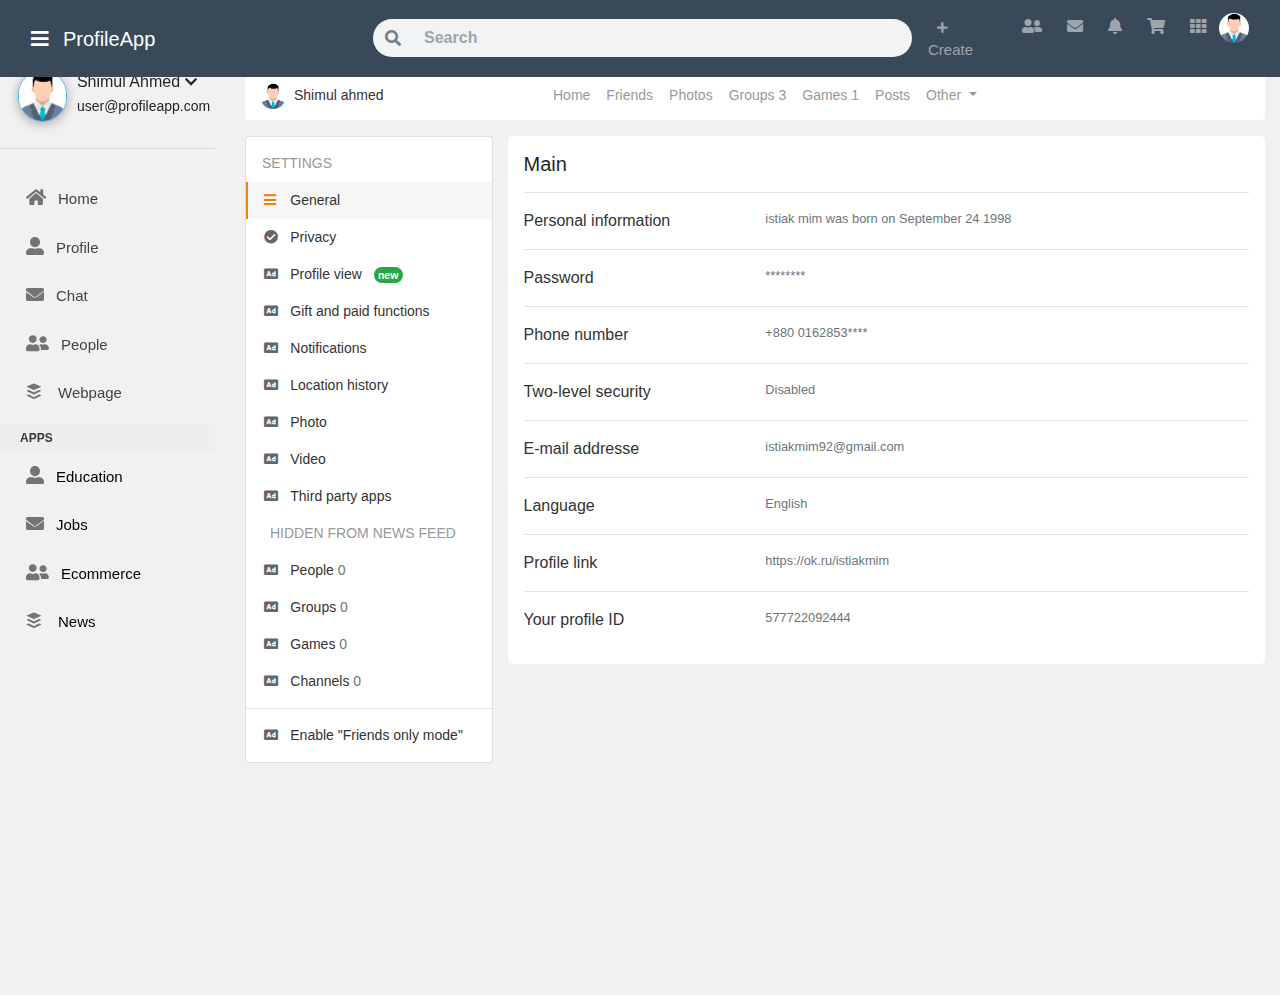
<file: settings.html>
<!DOCTYPE html>
<html lang="en">
<head>
    <meta charset="UTF-8">
    <meta http-equiv="Content-type" content="text/html; charset=UTF-8">
    <meta name="title" content="">
    <meta name="description" content="">
    <meta name="keywords" content="">
    <meta name="viewport" content="width=device-width, initial-scale=1, maximum-scale=1">
    <title>Proffile App</title>

<!--  css files  -->
    <link rel="stylesheet" href="css/bootstrap.min.css">
    <link rel="stylesheet" href="css/all.min.css">
    <link rel="stylesheet" href="css/slick.css">
    <link rel="stylesheet" href="css/style.css">
</head>



<body>

<!-- Navbar start   -->

<nav class="navbar navbar-expand-lg fixed-top nav-bg navbar-dark ">
  <div class="container-fluid">
     <div class="rg-side d-flex">
        <a href="#"><span class="bars" ><i class="fas fa-bars" ></i></span></a>
        <a class="navbar-brand " href="#">ProfileApp</a>
        <div class="top-form ml-auto">
        <form class="form-inline input-group my-2 my-lg-0">
         <div class="input-group-prepend">
             <div class="input-group-text">
             <i class="fas fa-search " ></i>
             </div>
         </div>
          <input class="form-control mr-sm-2" type="search" placeholder="Search" aria-label="Search">
        </form>
        </div>
    </div>

 <div class="lf-side">
    <button class="navbar-toggler" type="button" data-toggle="collapse" data-target="#navbarSupportedContent" aria-controls="navbarSupportedContent" aria-expanded="false" aria-label="Toggle navigation">
    <span class="navbar-toggler-icon"></span>
  </button>

  <div class="collapse navbar-collapse" id="navbarSupportedContent">
    <ul class="navbar-nav mr-auto">

      <li class="nav-item  dropdown">
        <a class="nav-link " href="#" id="" role="button" data-toggle="dropdown" aria-haspopup="true" aria-expanded="false">
          <span><i class="fas fa-plus" ></i></span>Create
        </a>
        <div class="dropdown-menu" aria-labelledby="">
          <a class="dropdown-item" href="#">uih</a>
          <a class="dropdown-item" href="#">Another action</a>
          <div class="dropdown-divider"></div>
          <a class="dropdown-item" href="#">Something else here</a>
        </div>
      </li>

       <li class="nav-item  dropdown">
        <a class="nav-link " href="#" id="" role="button" data-toggle="dropdown" aria-haspopup="true" aria-expanded="false">
          <i class="fas fa-user-friends"></i>
        </a>
        <div class="dropdown-menu" aria-labelledby="">
          <a class="dropdown-item" href="#">uih</a>
          <a class="dropdown-item" href="#">Another action</a>
          <div class="dropdown-divider"></div>
          <a class="dropdown-item" href="#">Something else here</a>
        </div>
      </li>

       <li class="nav-item  dropdown">
        <a class="nav-link " href="#" id="" role="button" data-toggle="dropdown" aria-haspopup="true" aria-expanded="false">
          <i class="fas fa-envelope" ></i>
        </a>
        <div class="dropdown-menu" aria-labelledby="">
          <a class="dropdown-item" href="#">uih</a>
          <a class="dropdown-item" href="#">Another action</a>
          <div class="dropdown-divider"></div>
          <a class="dropdown-item" href="#">Something else here</a>
        </div>
      </li>

       <li class="nav-item  dropdown">
        <a class="nav-link " href="#" id="" role="button" data-toggle="dropdown" aria-haspopup="true" aria-expanded="false">
          <i class="fas fa-bell" ></i>
        </a>
        <div class="dropdown-menu  " aria-labelledby="">
          <a class="dropdown-item" href="#">uih</a>
          <a class="dropdown-item" href="#">Another action</a>
          <div class="dropdown-divider"></div>
          <a class="dropdown-item" href="#">Something else here</a>
        </div>
      </li>

       <li class="nav-item  dropdown">
        <a class="nav-link " href="#" id="" role="button" data-toggle="dropdown" aria-haspopup="true" aria-expanded="false">
          <i class="fas fa-shopping-cart" ></i>
        </a>
        <div class="dropdown-menu dropdown-menu-right" aria-labelledby="">
          <a class="dropdown-item" href="#">uih</a>
          <a class="dropdown-item" href="#">Another action</a>
          <div class="dropdown-divider"></div>
          <a class="dropdown-item" href="#">Something else here</a>
        </div>
      </li>

       <li class="nav-item  dropdown">
        <a class="nav-link " href="#" id="" role="button" data-toggle="dropdown" aria-haspopup="true" aria-expanded="false">
          <i class="fas fa-thfas fa-th" ></i>
        </a>
        <div class="dropdown-menu dropdown-menu-right" aria-labelledby="">
          <a class="dropdown-item" href="#">uih</a>
          <a class="dropdown-item" href="#">Another action</a>
          <div class="dropdown-divider"></div>
          <a class="dropdown-item" href="#">Something else here</a>
        </div>
      </li>

      <li class="nav-item dropdown">
        <a class="nav-link m-0 p-0 " href="#" id="" role="button" data-toggle="dropdown" aria-haspopup="true" aria-expanded="false">
          <img src="images/users.png" alt="">
        </a>
        <div class="dropdown-menu dropdown-menu-right" aria-labelledby="">
          <a class="dropdown-item" href="#">My profile</a>
          <a class="dropdown-item" href="#">Another action</a>
          <div class="dropdown-divider"></div>
          <a class="dropdown-item" href="settings.html">Settings</a>
        </div>
      </li>

    </ul>
  </div>
 </div>

  </div>
</nav>

<!-- Navbar end   -->


<!--  Left sidebar start  -->

   <div class="left-sidebar  ">
       <div class="sidebar-user d-flex d-inline">
           <img src="images/users.png" alt="user-image">
            <div class="user-info">
                <a class="nav-link p-0 dropdown " href="#" id="" role="button" data-toggle="dropdown" aria-haspopup="true" aria-expanded="false">
                  Shimul Ahmed <span><i class="fas fa-chevron-down"></i></span>
                </a>
                <div class="dropdown-menu" aria-labelledby="">
                  <a class="dropdown-item" href="#"><i class="far fa-user"></i><span>Profile</span></a>
                  <a class="dropdown-item" href="settings.html"><i class="fas fa-sliders-h" ></i><span>Setting</span></a>
                  <a class="dropdown-item" href="#"><i class="fas fa-power-off"></i><span>Log out</span></a>
                </div>
                <span>user@profileapp.com</span>
            </div>
       </div>
       <hr>
       <div class="sidebar-list">
           <ul class="navbar-nav">
               <li class="active nav-item">
                   <a href="index.html" class="nav-link"><i class="fas fa-home"></i>Home</a>
               </li>
                <li class=" nav-item">
                   <a href="profile.html" class="nav-link"><i class="fas fa-user-alt"></i>Profile</a>
               </li>
                <li class=" nav-item">
                   <a href="#" class="nav-link"><i class="fas fa-envelope"></i>Chat</a>
               </li>
                <li class=" nav-item">
                   <a href="people.html" class="nav-link"><i class="fas fa-user-friends"></i>People</a>
               </li>
                <li class=" nav-item">
                   <a href="webpage.html" class="nav-link"><i class="fab fa-buffer pr-3"></i>Webpage</a>
               </li>
           </ul>
           <div class="dv-text">
               APPS
           </div>
            <ul class="navbar-nav apps">
                <li class=" nav-item">
                   <a href="#" class="nav-link"><i class="fas fa-user-alt"></i>Education</a>
               </li>
                <li class=" nav-item">
                   <a href="#" class="nav-link"><i class="fas fa-envelope"></i>Jobs</a>
               </li>
                <li class=" nav-item">
                   <a href="#" class="nav-link"><i class="fas fa-user-friends"></i>Ecommerce</a>
               </li>
                <li class=" nav-item">
                   <a href="#" class="nav-link"><i class="fab fa-buffer pr-3"></i>News</a>
               </li>
           </ul>
       </div>
   </div>

<!--Left sidebar end   -->


<!--Main content container start   -->

    <div class="main-container ">
        <div class="content">
            <div class="container container-fluid ">
<!--                center content -->
                <div class="row ">
<!--                    top bar -->
                   <div class="col-lg-12 mb-3 center-content ">
                      <div class="row top-bar mx-0 bg-white">
                          <div class="col-lg-3">
                              <div class="media">
                                  <a href=""><img src="images/users.png" class="align-self-center rounded-circle mr-2" alt=""></a>
                                  <div class="media-body">
                                      <a href="">Shimul ahmed</a>
                                  </div>
                              </div>
                          </div>
                          <div class="col-lg-9">
                              <ul class="m-0 d-flex">
                                  <li><a href="">Home</a></li>
                                  <li><a href="">Friends</a></li>
                                  <li><a href="">Photos</a></li>
                                  <li><a href="">Groups <span>3</span></a></li>
                                  <li><a href="">Games <span>1</span></a></li>
                                  <li><a href="">Posts</a></li>
                                  <li class="dropdown">
                                      <a href="" class="dropdown-toggle" id="dropdownMenuButton" data-toggle="dropdown" aria-haspopup="true" aria-expanded="false">
                                          Other
                                      </a>
                                      <div class="dropdown-menu dropdown-menu-right" aria-labelledby="dropdownMenuButton">
                                          <a class="dropdown-item" href="#">Products</a>
                                          <a class="dropdown-item" href="#">Gifts</a>
                                          <a class="dropdown-item" href="#">Payments and subcriptions</a>
                                          <a class="dropdown-item" href="#">Holidays</a>
                                          <a class="dropdown-item" href="#">Booksmark</a>
                                          <a class="dropdown-item" href="#">About me</a>
                                          <a class="dropdown-item" href="#">Black list</a>
                                          <a class="dropdown-item" href="#">Auctions</a>
                                          <a class="dropdown-item" href="settings.html">Settings</a>
                                          <a class="dropdown-item" href="#">Advertising area</a>
                                      </div>
                                  </li>
                              </ul>
                          </div>
                      </div>
                   </div>


<!--                   bottom top bar part start  -->

                    <div class="col-lg-12">
                        <div class="row">

<!--                            left part column-->
                            <div class="col-lg-3 mb-3 pr-0">
                                <div class="row">
<!--                                    settigns part start -->
                                    <div class="col-lg-12 mb-3">
                                       <div class="card">
                                           <div class="card-body groups-cat p-0 py-2">
                                               <ul class="nav flex-column nav-pills" id="myTab" role="tablist">
                                                   <li class="nav-item st-text">
                                                       <ul class="pl-3 py-2">
                                                           <li class="w-100">SETTINGS</li>
                                                       </ul>
                                                   </li>
                                                   <li class="nav-item">
                                                       <a class="nav-link active" id="general-tab" data-toggle="tab" href="#general" role="tab" aria-controls="general" aria-selected="true">
                                                           <ul class="d-flex">
                                                               <li><i class="fas fa-bars"></i></li>
                                                               <li class="w-100">General</li>
                                                           </ul>
                                                       </a>
                                                   </li>
                                                   <li class="nav-item">
                                                       <a class="nav-link" id="privacy-tab" data-toggle="tab" href="#privacy" role="tab" aria-controls="privacy" aria-selected="false">
                                                           <ul class="d-flex">
                                                               <li><i class="fas fa-check-circle"></i></li>
                                                               <li class="w-100">Privacy</li>
                                                           </ul>
                                                       </a>
                                                   </li>
                                                   <li class="nav-item">
                                                       <a class="nav-link" id="pview-tab" data-toggle="tab" href="#profilev" role="tab" aria-controls="profilev" aria-selected="false">
                                                           <ul class="d-flex">
                                                               <li><i class="fas fa-ad"></i></li>
                                                               <li class="w-100">Profile view <div class=" ml-2 badge badge-success rounded-pill">new</div></li>
                                                           </ul>
                                                       </a>
                                                   </li>

                                                   <li class="nav-item">
                                                       <a class="nav-link" id="gapf-tab" data-toggle="tab" href="#gapf" role="tab" aria-controls="gapf" aria-selected="false">
                                                           <ul class="d-flex">
                                                               <li><i class="fas fa-ad"></i></li>
                                                               <li class="w-100">Gift and paid functions</li>
                                                           </ul>
                                                       </a>
                                                   </li>
                                                   <li class="nav-item">
                                                       <a class="nav-link" id="notifications-tab" data-toggle="tab" href="#notifications" role="tab" aria-controls="notifications" aria-selected="false">
                                                           <ul class="d-flex">
                                                               <li><i class="fas fa-ad"></i></li>
                                                               <li class="w-100">Notifications</li>
                                                           </ul>
                                                       </a>
                                                   </li>
                                                   <li class="nav-item">
                                                       <a class="nav-link" id="lhistory-tab" data-toggle="tab" href="#lhistory" role="tab" aria-controls="lhistory" aria-selected="false">
                                                           <ul class="d-flex">
                                                               <li><i class="fas fa-ad"></i></li>
                                                               <li class="w-100">Location history</li>
                                                           </ul>
                                                       </a>
                                                   </li>
                                                   <li class="nav-item">
                                                       <a class="nav-link" id="sphoto-tab" data-toggle="tab" href="#sphoto" role="tab" aria-controls="sphoto" aria-selected="false">
                                                           <ul class="d-flex">
                                                               <li><i class="fas fa-ad"></i></li>
                                                               <li class="w-100">Photo</li>
                                                           </ul>
                                                       </a>
                                                   </li>
                                                   <li class="nav-item">
                                                       <a class="nav-link" id="svideo-tab" data-toggle="tab" href="#svideo" role="tab" aria-controls="svideo" aria-selected="false">
                                                           <ul class="d-flex">
                                                               <li><i class="fas fa-ad"></i></li>
                                                               <li class="w-100">Video</li>
                                                           </ul>
                                                       </a>
                                                   </li>
                                                   <li class="nav-item">
                                                       <a class="nav-link" id="tpapps-tab" data-toggle="tab" href="#tpapps" role="tab" aria-controls="tpapps" aria-selected="false">
                                                           <ul class="d-flex">
                                                               <li><i class="fas fa-ad"></i></li>
                                                               <li class="w-100">Third party apps</li>
                                                           </ul>
                                                       </a>
                                                   </li>
                                                   <li class="nav-item">
                                                       <ul class="d-flex st-text pl-4 py-2">
                                                           <li class="w-100">HIDDEN FROM NEWS FEED</li>
                                                       </ul>
                                                   </li>
                                                   <li class="nav-item">
                                                       <a class="nav-link" id="speople-tab" data-toggle="tab" href="#speople" role="tab" aria-controls="speople" aria-selected="false">
                                                           <ul class="d-flex">
                                                               <li><i class="fas fa-ad"></i></li>
                                                               <li class="w-100">People <span class="text-muted">0</span> </li>
                                                           </ul>
                                                       </a>
                                                   </li>
                                                   <li class="nav-item">
                                                       <a class="nav-link" id="sgroups-tab" data-toggle="tab" href="#sgroups" role="tab" aria-controls="sgroups" aria-selected="false">
                                                           <ul class="d-flex">
                                                               <li><i class="fas fa-ad"></i></li>
                                                               <li class="w-100">Groups  <span class="text-muted">0</span> </li>
                                                           </ul>
                                                       </a>
                                                   </li>
                                                   <li class="nav-item">
                                                       <a class="nav-link" id="sgames-tab" data-toggle="tab" href="#sgames" role="tab" aria-controls="sgames" aria-selected="false">
                                                           <ul class="d-flex">
                                                               <li><i class="fas fa-ad"></i></li>
                                                               <li class="w-100">Games  <span class="text-muted">0</span></li>
                                                           </ul>
                                                       </a>
                                                   </li>
                                                   <li class="nav-item">
                                                       <a class="nav-link" id="schannels-tab" data-toggle="tab" href="#schannels" role="tab" aria-controls="schannels" aria-selected="false">
                                                           <ul class="d-flex">
                                                               <li><i class="fas fa-ad"></i></li>
                                                               <li class="w-100">Channels <span class="text-muted">0</span> </li>
                                                           </ul>
                                                       </a>
                                                   </li>
                                                   <hr class="my-2">
                                                   <li class="nav-item">
                                                       <a class="nav-link" id="senable-tab" data-toggle="tab" href="#senable" role="tab" aria-controls="senable" aria-selected="false">
                                                           <ul class="d-flex">
                                                               <li><i class="fas fa-ad"></i></li>
                                                               <li class="w-100">Enable "Friends only mode"</li>
                                                           </ul>
                                                       </a>
                                                   </li>

                                               </ul>
                                           </div>
                                       </div>
                                    </div>
<!--                                    settigns part end -->





                                </div>
                            </div>
<!--                            left part column end-->




<!--                            center part column -->
                            <div class="col-lg-9 ">
                                <div class="row">

<!--                                    tab contents are diplayed here-->
                                    <div class="col-lg-12 mb-3 group-tabs">

                                        <div class="tab-content" id="myTabContent">

                                            <!--                            general-tab part -->
                                            <div class="tab-pane fade show active" id="general" role="tabpanel" aria-labelledby="general-tab">
                                                <!--                        My tabs Part  -->
                                                <div class="col-lg-12  px-0 mb-3">
                                                    <div class="tabs-part  bg-white p-3">
                                                        <h5 class="m-0 pb-3">Main</h5>
                                                        <div class="s-table">
                                                            <a href="" data-toggle="modal" data-target="#pei">
                                                                <ul class="d-flex align-self-center border-top py-3 mb-0">
                                                                    <li class="">Personal information</li>
                                                                    <li class=" w-100 text-muted small"><span>istiak mim </span>was born on <span>September 24 1998</span></li>
                                                                </ul>
                                                            </a>
<!--                                                            modal content -->
                                                           <div class="s-modal">
                                                               <div class="modal fade" id="pei" tabindex="-1" role="dialog" aria-labelledby="pei" aria-hidden="true">
                                                                   <div class="modal-dialog modal-dialog-centered" role="document">
                                                                       <div class="modal-content">
                                                                           <div class="modal-header border-0 ">
                                                                               <h5 class=" modal-title" id="exampleModalLabel">Edit your personal information</h5>
                                                                               <button type="button" class="close" data-dismiss="modal" aria-label="Close">
                                                                                   <span aria-hidden="true">&times;</span>
                                                                               </button>
                                                                           </div>

                                                                           <div class="modal-body">
                                                                               <form>
                                                                                   <div class="form-group row">
                                                                                       <div class="offset-1"></div>
                                                                                       <label for="" class="col-sm-2 text-right pr-0 col-form-label">First name</label>
                                                                                       <div class="col-sm-5">
                                                                                           <input type="text" class="form-control" id=""  value="istiak">
                                                                                       </div>
                                                                                       <div class="offset-1"></div>
                                                                                   </div>
                                                                                   <div class="form-group row">
                                                                                       <div class="offset-1"></div>
                                                                                       <label for="" class="col-sm-2 text-right pr-0 col-form-label">Last name</label>
                                                                                       <div class="col-sm-5">
                                                                                           <input type="text" class="form-control" id=""  value="mim">
                                                                                       </div>
                                                                                       <div class="offset-1"></div>
                                                                                   </div>
                                                                                   <div class="form-group row">
                                                                                       <div class="offset-1"></div>
                                                                                       <label for="" class="col-sm-2 text-right pr-0 col-form-label">Date of birth</label>
                                                                                       <div class="col-sm-2">
                                                                                           <select name="day" class="custom-select">
                                                                                               <option >day</option>
                                                                                               <option value="1">1</option>
                                                                                               <option value="2">2</option>
                                                                                               <option value="3">3</option>
                                                                                               <option value="4">4</option>
                                                                                               <option value="5">5</option>
                                                                                               <option value="6">6</option>
                                                                                               <option value="7">7</option>
                                                                                               <option value="8">8</option>
                                                                                               <option value="9">9</option>
                                                                                               <option value="10">10</option>
                                                                                               <option value="11">11</option>
                                                                                               <option value="12">12</option>
                                                                                               <option value="13">13</option>
                                                                                               <option value="14">14</option>
                                                                                               <option value="15">15</option>
                                                                                               <option value="16">16</option>
                                                                                               <option value="17">17</option>
                                                                                               <option value="18">18</option>
                                                                                               <option value="19">19</option>
                                                                                               <option value="20">20</option>
                                                                                               <option value="21">21</option>
                                                                                               <option value="22">22</option>
                                                                                               <option value="23">23</option>
                                                                                               <option selected value="24">24</option>
                                                                                               <option value="25">25</option>
                                                                                               <option value="26">26</option>
                                                                                               <option value="27">27</option>
                                                                                               <option value="28">28</option>
                                                                                               <option value="29">29</option>
                                                                                               <option value="30">30</option>
                                                                                               <option value="31">31</option>
                                                                                           </select>
                                                                                       </div>
                                                                                       <div class="col-sm-3">
                                                                                           <select class="custom-select" name="month">
                                                                                               <option >month</option>
                                                                                               <option value="January">January</option>
                                                                                               <option value="February">February</option>
                                                                                               <option value="March">March</option>
                                                                                               <option value="April">April</option>
                                                                                               <option value="May">May</option>
                                                                                               <option value="June">June</option>
                                                                                               <option value="July">July</option>
                                                                                               <option value="August">August</option>
                                                                                               <option selected value="September">September</option>
                                                                                               <option value="October">October</option>
                                                                                               <option value="November">November</option>
                                                                                               <option value="December">December</option>
                                                                                           </select>
                                                                                       </div>
                                                                                       <div class="col-sm-2">
                                                                                           <select  name="year" class="custom-select">
                                                                                               <option value="2019">2019</option>
                                                                                               <option value="2018">2018</option>
                                                                                               <option value="2017">2017</option>
                                                                                               <option value="2016">2016</option>
                                                                                               <option value="2015">2015</option>
                                                                                               <option value="2014">2014</option>
                                                                                               <option value="2013">2013</option>
                                                                                               <option value="2012">2012</option>
                                                                                               <option value="2011">2011</option>
                                                                                               <option value="2010">2010</option>
                                                                                               <option value="2009">2009</option>
                                                                                               <option value="2008">2008</option>
                                                                                               <option value="2007">2007</option>
                                                                                               <option value="2006">2006</option>
                                                                                               <option value="2005">2005</option>
                                                                                               <option value="2004">2004</option>
                                                                                               <option value="2003">2003</option>
                                                                                               <option value="2002">2002</option>
                                                                                               <option value="2001">2001</option>
                                                                                               <option value="2000">2000</option>
                                                                                               <option value="1999">1999</option>
                                                                                               <option selected value="1998">1998</option>
                                                                                               <option value="1997">1997</option>
                                                                                               <option value="1996">1996</option>
                                                                                               <option value="1995">1995</option>
                                                                                               <option value="1994">1994</option>
                                                                                               <option value="1993">1993</option>
                                                                                               <option value="1992">1992</option>
                                                                                               <option value="1991">1991</option>
                                                                                               <option value="1990">1990</option>
                                                                                               <option value="1989">1989</option>
                                                                                               <option value="1988">1988</option>
                                                                                               <option value="1987">1987</option>
                                                                                               <option value="1986">1986</option>
                                                                                               <option value="1985">1985</option>
                                                                                               <option value="1984">1984</option>
                                                                                               <option value="1983">1983</option>
                                                                                               <option value="1982">1982</option>
                                                                                               <option value="1981">1981</option>
                                                                                               <option value="1980">1980</option>
                                                                                               <option value="1979">1979</option>
                                                                                               <option value="1978">1978</option>
                                                                                               <option value="1977">1977</option>
                                                                                               <option value="1976">1976</option>
                                                                                               <option value="1975">1975</option>
                                                                                               <option value="1974">1974</option>
                                                                                               <option value="1973">1973</option>
                                                                                               <option value="1972">1972</option>
                                                                                               <option value="1971">1971</option>
                                                                                               <option value="1970">1970</option>
                                                                                               <option value="1969">1969</option>
                                                                                               <option value="1968">1968</option>
                                                                                               <option value="1967">1967</option>
                                                                                               <option value="1966">1966</option>
                                                                                               <option value="1965">1965</option>
                                                                                               <option value="1964">1964</option>
                                                                                               <option value="1963">1963</option>
                                                                                               <option value="1962">1962</option>
                                                                                               <option value="1961">1961</option>
                                                                                               <option value="1960">1960</option>
                                                                                               <option value="1959">1959</option>
                                                                                               <option value="1958">1958</option>
                                                                                               <option value="1957">1957</option>
                                                                                               <option value="1956">1956</option>
                                                                                               <option value="1955">1955</option>
                                                                                               <option value="1954">1954</option>
                                                                                               <option value="1953">1953</option>
                                                                                               <option value="1952">1952</option>
                                                                                               <option value="1951">1951</option>
                                                                                               <option value="1950">1950</option>
                                                                                               <option value="1949">1949</option>
                                                                                               <option value="1948">1948</option>
                                                                                               <option value="1947">1947</option>
                                                                                               <option value="1946">1946</option>
                                                                                               <option value="1945">1945</option>
                                                                                               <option value="1944">1944</option>
                                                                                               <option value="1943">1943</option>
                                                                                               <option value="1942">1942</option>
                                                                                               <option value="1941">1941</option>
                                                                                               <option value="1940">1940</option>
                                                                                               <option value="1939">1939</option>
                                                                                               <option value="1938">1938</option>
                                                                                               <option value="1937">1937</option>
                                                                                               <option value="1936">1936</option>
                                                                                               <option value="1935">1935</option>
                                                                                               <option value="1934">1934</option>
                                                                                               <option value="1933">1933</option>
                                                                                               <option value="1932">1932</option>
                                                                                               <option value="1931">1931</option>
                                                                                               <option value="1930">1930</option>
                                                                                               <option value="1929">1929</option>
                                                                                               <option value="1928">1928</option>
                                                                                               <option value="1927">1927</option>
                                                                                               <option value="1926">1926</option>
                                                                                               <option value="1925">1925</option>
                                                                                               <option value="1924">1924</option>
                                                                                               <option value="1923">1923</option>
                                                                                               <option value="1922">1922</option>
                                                                                               <option value="1921">1921</option>
                                                                                               <option value="1920">1920</option>
                                                                                               <option value="1919">1919</option>
                                                                                               <option value="1918">1918</option>
                                                                                               <option value="1917">1917</option>
                                                                                               <option value="1916">1916</option>
                                                                                               <option value="1915">1915</option>
                                                                                               <option value="1914">1914</option>
                                                                                               <option value="1913">1913</option>
                                                                                               <option value="1912">1912</option>
                                                                                               <option value="1911">1911</option>
                                                                                               <option value="1910">1910</option>
                                                                                               <option value="1909">1909</option>
                                                                                               <option value="1908">1908</option>
                                                                                               <option value="1907">1907</option>
                                                                                               <option value="1906">1906</option>
                                                                                               <option value="1905">1905</option>
                                                                                               <option value="1904">1904</option>
                                                                                               <option value="1903">1903</option>
                                                                                               <option value="1902">1902</option>
                                                                                               <option value="1901">1901</option>
                                                                                               <option value="1900">1900</option>
                                                                                           </select>
                                                                                       </div>
                                                                                       <div class="offset-1"></div>
                                                                                   </div>
                                                                                   <div class="form-group row">
                                                                                       <div class="offset-1"></div>
                                                                                       <label for="" class="col-sm-2 text-right pr-0 pt-0 col-form-label">I'm</label>
                                                                                       <div class="col-sm-5">
                                                                                           <div class="custom-control custom-radio custom-control-inline">
                                                                                               <input type="radio" id="customRadioInline1" name="gender" class="custom-control-input">
                                                                                               <label class="custom-control-label" for="customRadioInline1">Male</label>
                                                                                           </div>
                                                                                           <div class="custom-control custom-radio custom-control-inline">
                                                                                               <input type="radio" id="customRadioInline2" name="gender" class="custom-control-input">
                                                                                               <label class="custom-control-label" for="customRadioInline2">Female</label>
                                                                                           </div>
                                                                                       </div>
                                                                                       <div class="offset-1"></div>
                                                                                   </div>

                                                                                   <div class="form-group row">
                                                                                       <div class="offset-1"></div>
                                                                                       <label for="" class="col-sm-2 text-right pr-0 col-form-label">Current city</label>
                                                                                       <div class="col-sm-8">
                                                                                           <input type="text" class="form-control" id="" placeholder="City, country"  value="Bangladesh">
                                                                                       </div>
                                                                                       <div class="offset-1"></div>
                                                                                   </div>
                                                                                   <div class="form-group row">
                                                                                       <div class="offset-1"></div>
                                                                                       <label for="" class="col-sm-2 text-right pr-0 col-form-label">City of origin</label>
                                                                                       <div class="col-sm-8">
                                                                                           <input type="text" class="form-control" id="" placeholder="City, country"  value="">
                                                                                       </div>
                                                                                       <div class="offset-1"></div>
                                                                                   </div>

                                                                                   <div class="form-group pt-4  row">
                                                                                       <div class="offset-3"></div>
                                                                                       <div class="col-sm-6">
                                                                                           <button type="submit" class=" m-form-btn btn  px-4 rounded-pill mr-3 text-white">Save</button>
                                                                                           <button type="button" data-dismiss="modal" class="  px-4 btn btn-light rounded-pill ">cancel</button>
                                                                                       </div>
                                                                                   </div>
                                                                               </form>
                                                                           </div>

                                                                       </div>
                                                                   </div>
                                                               </div>
                                                           </div>

                                                            <a href=""  data-toggle="modal" data-target="#password">
                                                                <ul class="d-flex align-self-center border-top py-3 mb-0">
                                                                    <li class="">Password</li>
                                                                    <li class=" w-100 text-muted small">********</li>
                                                                </ul>
                                                            </a>

<!--                                                            modal content -->
                                                            <div class="s-modal">
                                                                <div class="modal fade" id="password" tabindex="-1" role="dialog" aria-labelledby="pei" aria-hidden="true">
                                                                    <div class="modal-dialog modal-dialog-centered" role="document">
                                                                        <div class="modal-content">
                                                                            <div class="modal-header border-0 ">
                                                                                <h5 class=" modal-title" id="">New Password</h5>

                                                                                <button type="button" class="close" data-dismiss="modal" aria-label="Close">
                                                                                    <span aria-hidden="true">&times;</span>
                                                                                </button>
                                                                            </div>

                                                                            <div class="modal-body pt-0">
                                                                                <small>The password must contain at least 6 characters and contain only Latin letters.</small>
                                                                                <form class="pt-3">
                                                                                    <div class="form-group row">
                                                                                        <div class="offset-1"></div>
                                                                                        <label for="" class="col-sm-3 text-right pr-0 col-form-label">Current password</label>
                                                                                        <div class="col-sm-5">
                                                                                            <input type="password" class="form-control" id=""  value="">
                                                                                        </div>

                                                                                    </div>
                                                                                    <div class="form-group row">
                                                                                        <div class="offset-1"></div>
                                                                                        <label for="" class="col-sm-3 text-right pr-0 col-form-label">New password</label>
                                                                                        <div class="col-sm-5">
                                                                                            <input type="password" class="form-control" id=""  value="">
                                                                                        </div>
                                                                                        <div class="offset-1"></div>
                                                                                    </div>
                                                                                    <div class="form-group row">
                                                                                        <div class="offset-1"></div>
                                                                                        <label for="" class="col-sm-3 text-right pr-0 col-form-label">Re-enter new password</label>
                                                                                        <div class="col-sm-5">
                                                                                            <input type="password" class="form-control" id=""  value="">
                                                                                        </div>
                                                                                        <div class="offset-1"></div>
                                                                                    </div>
                                                                                    <div class="form-group mb-1 row">
                                                                                        <div class="offset-4"></div>
                                                                                        <div class="custom-control custom-checkbox">
                                                                                            <input type="checkbox" class="custom-control-input" id="customCheck1">
                                                                                            <small><label class="custom-control-label" for="customCheck1">Log out on all devices</label></small>
                                                                                        </div>
                                                                                    </div>
                                                                                    <div class="form-group row">
                                                                                        <div class="offset-4"></div>
                                                                                        <small class="col-sm-8">If your old password could be accessed by hackers, we strongly recommend that you log out of all devices</small>
                                                                                    </div>

                                                                                    <div class="form-group pt-3 row">
                                                                                        <div class="offset-4"></div>
                                                                                        <div class="col-sm-6">
                                                                                            <button type="submit" class=" m-form-btn btn  px-4 rounded-pill mr-3 text-white">Save</button>
                                                                                            <button type="button" data-dismiss="modal" class="  px-4 btn btn-light rounded-pill ">cancel</button>
                                                                                        </div>
                                                                                    </div>

                                                                                </form>
                                                                            </div>

                                                                        </div>
                                                                    </div>
                                                                </div>
                                                            </div>

                                                            <a href="" data-toggle="modal" data-target="#phnumber">
                                                                <ul class="d-flex align-self-center border-top py-3 mb-0">
                                                                    <li class="">Phone number</li>
                                                                    <li class=" w-100 text-muted small">+880 0162853****</li>
                                                                </ul>
                                                            </a>
<!--                                                            modal content -->
                                                            <div class="s-modal">
                                                                <div class="modal fade" id="phnumber" tabindex="-1" role="dialog" aria-labelledby="phnumber" aria-hidden="true">
                                                                    <div class="modal-dialog modal-dialog-centered" role="document">
                                                                        <div class="modal-content">
                                                                            <div class="modal-header border-0 ">
                                                                                <h5 class=" modal-title" id="">Add your phone number</h5>

                                                                                <button type="button" class="close" data-dismiss="modal" aria-label="Close">
                                                                                    <span aria-hidden="true">&times;</span>
                                                                                </button>
                                                                            </div>

                                                                            <div class="modal-body pt-0">
                                                                                <small>
                                                                                    Your phone number is hidden for security purposes.</small>
                                                                               <div class="">
                                                                                  <small> <u>
                                                                                      <a data-toggle="collapse" href="#cphnumber" role="button" aria-expanded="false" aria-controls="cphnumber">
                                                                                          Change phone number
                                                                                      </a>
                                                                                  </u></small>
                                                                               </div>
                                                                                <form class="pt-3">
                                                                                    <div class="form-group row mx-3">
                                                                                        <div class="collapse" id="cphnumber">
                                                                                            <div class="col-sm-7 pb-3">
                                                                                                <small>
                                                                                                    A text message has been sent to the number indicated,
                                                                                                    which contains a code required to confirm this phone number.
                                                                                                </small>
                                                                                            </div>
                                                                                            <div class="collapse " id="ccountry">
                                                                                                <div class="form-group mb-2 row">

                                                                                                    <label for="" class="col-sm-2 text-right"><small>Country: </small></label>
                                                                                                    <select name="" class="custom-select col-sm-3" id="">
                                                                                                        <option value="Afghanistan">Afghanistan</option>
                                                                                                        <option value="Åland Islands">Åland Islands</option>
                                                                                                        <option value="Albania">Albania</option>
                                                                                                        <option value="Algeria">Algeria</option>
                                                                                                        <option value="American Samoa">American Samoa</option>
                                                                                                        <option value="Andorra">Andorra</option>
                                                                                                        <option value="Angola">Angola</option>
                                                                                                        <option value="Anguilla">Anguilla</option>
                                                                                                        <option value="Antarctica">Antarctica</option>
                                                                                                        <option value="Antigua and Barbuda">Antigua and Barbuda</option>
                                                                                                        <option value="Argentina">Argentina</option>
                                                                                                        <option value="Armenia">Armenia</option>
                                                                                                        <option value="Aruba">Aruba</option>
                                                                                                        <option value="Australia">Australia</option>
                                                                                                        <option value="Austria">Austria</option>
                                                                                                        <option value="Azerbaijan">Azerbaijan</option>
                                                                                                        <option value="Bahamas">Bahamas</option>
                                                                                                        <option value="Bahrain">Bahrain</option>
                                                                                                        <option selected value="Bangladesh">Bangladesh</option>
                                                                                                        <option value="Barbados">Barbados</option>
                                                                                                        <option value="Belarus">Belarus</option>
                                                                                                        <option value="Belgium">Belgium</option>
                                                                                                        <option value="Belize">Belize</option>
                                                                                                        <option value="Benin">Benin</option>
                                                                                                        <option value="Bermuda">Bermuda</option>
                                                                                                        <option value="Bhutan">Bhutan</option>
                                                                                                        <option value="Bolivia">Bolivia</option>
                                                                                                        <option value="Bosnia and Herzegovina">Bosnia and Herzegovina</option>
                                                                                                        <option value="Botswana">Botswana</option>
                                                                                                        <option value="Bouvet Island">Bouvet Island</option>
                                                                                                        <option value="Brazil">Brazil</option>
                                                                                                        <option value="British Indian Ocean Territory">British Indian Ocean Territory</option>
                                                                                                        <option value="Brunei Darussalam">Brunei Darussalam</option>
                                                                                                        <option value="Bulgaria">Bulgaria</option>
                                                                                                        <option value="Burkina Faso">Burkina Faso</option>
                                                                                                        <option value="Burundi">Burundi</option>
                                                                                                        <option value="Cambodia">Cambodia</option>
                                                                                                        <option value="Cameroon">Cameroon</option>
                                                                                                        <option value="Canada">Canada</option>
                                                                                                        <option value="Cape Verde">Cape Verde</option>
                                                                                                        <option value="Cayman Islands">Cayman Islands</option>
                                                                                                        <option value="Central African Republic">Central African Republic</option>
                                                                                                        <option value="Chad">Chad</option>
                                                                                                        <option value="Chile">Chile</option>
                                                                                                        <option value="China">China</option>
                                                                                                        <option value="Christmas Island">Christmas Island</option>
                                                                                                        <option value="Cocos (Keeling) Islands">Cocos (Keeling) Islands</option>
                                                                                                        <option value="Colombia">Colombia</option>
                                                                                                        <option value="Comoros">Comoros</option>
                                                                                                        <option value="Congo">Congo</option>
                                                                                                        <option value="Congo, The Democratic Republic of The">Congo, The Democratic Republic of The</option>
                                                                                                        <option value="Cook Islands">Cook Islands</option>
                                                                                                        <option value="Costa Rica">Costa Rica</option>
                                                                                                        <option value="Cote D'ivoire">Cote D'ivoire</option>
                                                                                                        <option value="Croatia">Croatia</option>
                                                                                                        <option value="Cuba">Cuba</option>
                                                                                                        <option value="Cyprus">Cyprus</option>
                                                                                                        <option value="Czech Republic">Czech Republic</option>
                                                                                                        <option value="Denmark">Denmark</option>
                                                                                                        <option value="Djibouti">Djibouti</option>
                                                                                                        <option value="Dominica">Dominica</option>
                                                                                                        <option value="Dominican Republic">Dominican Republic</option>
                                                                                                        <option value="Ecuador">Ecuador</option>
                                                                                                        <option value="Egypt">Egypt</option>
                                                                                                        <option value="El Salvador">El Salvador</option>
                                                                                                        <option value="Equatorial Guinea">Equatorial Guinea</option>
                                                                                                        <option value="Eritrea">Eritrea</option>
                                                                                                        <option value="Estonia">Estonia</option>
                                                                                                        <option value="Ethiopia">Ethiopia</option>
                                                                                                        <option value="Falkland Islands (Malvinas)">Falkland Islands (Malvinas)</option>
                                                                                                        <option value="Faroe Islands">Faroe Islands</option>
                                                                                                        <option value="Fiji">Fiji</option>
                                                                                                        <option value="Finland">Finland</option>
                                                                                                        <option value="France">France</option>
                                                                                                        <option value="French Guiana">French Guiana</option>
                                                                                                        <option value="French Polynesia">French Polynesia</option>
                                                                                                        <option value="French Southern Territories">French Southern Territories</option>
                                                                                                        <option value="Gabon">Gabon</option>
                                                                                                        <option value="Gambia">Gambia</option>
                                                                                                        <option value="Georgia">Georgia</option>
                                                                                                        <option value="Germany">Germany</option>
                                                                                                        <option value="Ghana">Ghana</option>
                                                                                                        <option value="Gibraltar">Gibraltar</option>
                                                                                                        <option value="Greece">Greece</option>
                                                                                                        <option value="Greenland">Greenland</option>
                                                                                                        <option value="Grenada">Grenada</option>
                                                                                                        <option value="Guadeloupe">Guadeloupe</option>
                                                                                                        <option value="Guam">Guam</option>
                                                                                                        <option value="Guatemala">Guatemala</option>
                                                                                                        <option value="Guernsey">Guernsey</option>
                                                                                                        <option value="Guinea">Guinea</option>
                                                                                                        <option value="Guinea-bissau">Guinea-bissau</option>
                                                                                                        <option value="Guyana">Guyana</option>
                                                                                                        <option value="Haiti">Haiti</option>
                                                                                                        <option value="Heard Island and Mcdonald Islands">Heard Island and Mcdonald Islands</option>
                                                                                                        <option value="Holy See (Vatican City State)">Holy See (Vatican City State)</option>
                                                                                                        <option value="Honduras">Honduras</option>
                                                                                                        <option value="Hong Kong">Hong Kong</option>
                                                                                                        <option value="Hungary">Hungary</option>
                                                                                                        <option value="Iceland">Iceland</option>
                                                                                                        <option value="India">India</option>
                                                                                                        <option value="Indonesia">Indonesia</option>
                                                                                                        <option value="Iran, Islamic Republic of">Iran, Islamic Republic of</option>
                                                                                                        <option value="Iraq">Iraq</option>
                                                                                                        <option value="Ireland">Ireland</option>
                                                                                                        <option value="Isle of Man">Isle of Man</option>
                                                                                                        <option value="Israel">Israel</option>
                                                                                                        <option value="Italy">Italy</option>
                                                                                                        <option value="Jamaica">Jamaica</option>
                                                                                                        <option value="Japan">Japan</option>
                                                                                                        <option value="Jersey">Jersey</option>
                                                                                                        <option value="Jordan">Jordan</option>
                                                                                                        <option value="Kazakhstan">Kazakhstan</option>
                                                                                                        <option value="Kenya">Kenya</option>
                                                                                                        <option value="Kiribati">Kiribati</option>
                                                                                                        <option value="Korea, Democratic People's Republic of">Korea, Democratic People's Republic of</option>
                                                                                                        <option value="Korea, Republic of">Korea, Republic of</option>
                                                                                                        <option value="Kuwait">Kuwait</option>
                                                                                                        <option value="Kyrgyzstan">Kyrgyzstan</option>
                                                                                                        <option value="Lao People's Democratic Republic">Lao People's Democratic Republic</option>
                                                                                                        <option value="Latvia">Latvia</option>
                                                                                                        <option value="Lebanon">Lebanon</option>
                                                                                                        <option value="Lesotho">Lesotho</option>
                                                                                                        <option value="Liberia">Liberia</option>
                                                                                                        <option value="Libyan Arab Jamahiriya">Libyan Arab Jamahiriya</option>
                                                                                                        <option value="Liechtenstein">Liechtenstein</option>
                                                                                                        <option value="Lithuania">Lithuania</option>
                                                                                                        <option value="Luxembourg">Luxembourg</option>
                                                                                                        <option value="Macao">Macao</option>
                                                                                                        <option value="Macedonia, The Former Yugoslav Republic of">Macedonia, The Former Yugoslav Republic of</option>
                                                                                                        <option value="Madagascar">Madagascar</option>
                                                                                                        <option value="Malawi">Malawi</option>
                                                                                                        <option value="Malaysia">Malaysia</option>
                                                                                                        <option value="Maldives">Maldives</option>
                                                                                                        <option value="Mali">Mali</option>
                                                                                                        <option value="Malta">Malta</option>
                                                                                                        <option value="Marshall Islands">Marshall Islands</option>
                                                                                                        <option value="Martinique">Martinique</option>
                                                                                                        <option value="Mauritania">Mauritania</option>
                                                                                                        <option value="Mauritius">Mauritius</option>
                                                                                                        <option value="Mayotte">Mayotte</option>
                                                                                                        <option value="Mexico">Mexico</option>
                                                                                                        <option value="Micronesia, Federated States of">Micronesia, Federated States of</option>
                                                                                                        <option value="Moldova, Republic of">Moldova, Republic of</option>
                                                                                                        <option value="Monaco">Monaco</option>
                                                                                                        <option value="Mongolia">Mongolia</option>
                                                                                                        <option value="Montenegro">Montenegro</option>
                                                                                                        <option value="Montserrat">Montserrat</option>
                                                                                                        <option value="Morocco">Morocco</option>
                                                                                                        <option value="Mozambique">Mozambique</option>
                                                                                                        <option value="Myanmar">Myanmar</option>
                                                                                                        <option value="Namibia">Namibia</option>
                                                                                                        <option value="Nauru">Nauru</option>
                                                                                                        <option value="Nepal">Nepal</option>
                                                                                                        <option value="Netherlands">Netherlands</option>
                                                                                                        <option value="Netherlands Antilles">Netherlands Antilles</option>
                                                                                                        <option value="New Caledonia">New Caledonia</option>
                                                                                                        <option value="New Zealand">New Zealand</option>
                                                                                                        <option value="Nicaragua">Nicaragua</option>
                                                                                                        <option value="Niger">Niger</option>
                                                                                                        <option value="Nigeria">Nigeria</option>
                                                                                                        <option value="Niue">Niue</option>
                                                                                                        <option value="Norfolk Island">Norfolk Island</option>
                                                                                                        <option value="Northern Mariana Islands">Northern Mariana Islands</option>
                                                                                                        <option value="Norway">Norway</option>
                                                                                                        <option value="Oman">Oman</option>
                                                                                                        <option value="Pakistan">Pakistan</option>
                                                                                                        <option value="Palau">Palau</option>
                                                                                                        <option value="Palestinian Territory, Occupied">Palestinian Territory, Occupied</option>
                                                                                                        <option value="Panama">Panama</option>
                                                                                                        <option value="Papua New Guinea">Papua New Guinea</option>
                                                                                                        <option value="Paraguay">Paraguay</option>
                                                                                                        <option value="Peru">Peru</option>
                                                                                                        <option value="Philippines">Philippines</option>
                                                                                                        <option value="Pitcairn">Pitcairn</option>
                                                                                                        <option value="Poland">Poland</option>
                                                                                                        <option value="Portugal">Portugal</option>
                                                                                                        <option value="Puerto Rico">Puerto Rico</option>
                                                                                                        <option value="Qatar">Qatar</option>
                                                                                                        <option value="Reunion">Reunion</option>
                                                                                                        <option value="Romania">Romania</option>
                                                                                                        <option value="Russian Federation">Russian Federation</option>
                                                                                                        <option value="Rwanda">Rwanda</option>
                                                                                                        <option value="Saint Helena">Saint Helena</option>
                                                                                                        <option value="Saint Kitts and Nevis">Saint Kitts and Nevis</option>
                                                                                                        <option value="Saint Lucia">Saint Lucia</option>
                                                                                                        <option value="Saint Pierre and Miquelon">Saint Pierre and Miquelon</option>
                                                                                                        <option value="Saint Vincent and The Grenadines">Saint Vincent and The Grenadines</option>
                                                                                                        <option value="Samoa">Samoa</option>
                                                                                                        <option value="San Marino">San Marino</option>
                                                                                                        <option value="Sao Tome and Principe">Sao Tome and Principe</option>
                                                                                                        <option value="Saudi Arabia">Saudi Arabia</option>
                                                                                                        <option value="Senegal">Senegal</option>
                                                                                                        <option value="Serbia">Serbia</option>
                                                                                                        <option value="Seychelles">Seychelles</option>
                                                                                                        <option value="Sierra Leone">Sierra Leone</option>
                                                                                                        <option value="Singapore">Singapore</option>
                                                                                                        <option value="Slovakia">Slovakia</option>
                                                                                                        <option value="Slovenia">Slovenia</option>
                                                                                                        <option value="Solomon Islands">Solomon Islands</option>
                                                                                                        <option value="Somalia">Somalia</option>
                                                                                                        <option value="South Africa">South Africa</option>
                                                                                                        <option value="South Georgia and The South Sandwich Islands">South Georgia and The South Sandwich Islands</option>
                                                                                                        <option value="Spain">Spain</option>
                                                                                                        <option value="Sri Lanka">Sri Lanka</option>
                                                                                                        <option value="Sudan">Sudan</option>
                                                                                                        <option value="Suriname">Suriname</option>
                                                                                                        <option value="Svalbard and Jan Mayen">Svalbard and Jan Mayen</option>
                                                                                                        <option value="Swaziland">Swaziland</option>
                                                                                                        <option value="Sweden">Sweden</option>
                                                                                                        <option value="Switzerland">Switzerland</option>
                                                                                                        <option value="Syrian Arab Republic">Syrian Arab Republic</option>
                                                                                                        <option value="Taiwan, Province of China">Taiwan, Province of China</option>
                                                                                                        <option value="Tajikistan">Tajikistan</option>
                                                                                                        <option value="Tanzania, United Republic of">Tanzania, United Republic of</option>
                                                                                                        <option value="Thailand">Thailand</option>
                                                                                                        <option value="Timor-leste">Timor-leste</option>
                                                                                                        <option value="Togo">Togo</option>
                                                                                                        <option value="Tokelau">Tokelau</option>
                                                                                                        <option value="Tonga">Tonga</option>
                                                                                                        <option value="Trinidad and Tobago">Trinidad and Tobago</option>
                                                                                                        <option value="Tunisia">Tunisia</option>
                                                                                                        <option value="Turkey">Turkey</option>
                                                                                                        <option value="Turkmenistan">Turkmenistan</option>
                                                                                                        <option value="Turks and Caicos Islands">Turks and Caicos Islands</option>
                                                                                                        <option value="Tuvalu">Tuvalu</option>
                                                                                                        <option value="Uganda">Uganda</option>
                                                                                                        <option value="Ukraine">Ukraine</option>
                                                                                                        <option value="United Arab Emirates">United Arab Emirates</option>
                                                                                                        <option value="United Kingdom">United Kingdom</option>
                                                                                                        <option value="United States">United States</option>
                                                                                                        <option value="United States Minor Outlying Islands">United States Minor Outlying Islands</option>
                                                                                                        <option value="Uruguay">Uruguay</option>
                                                                                                        <option value="Uzbekistan">Uzbekistan</option>
                                                                                                        <option value="Vanuatu">Vanuatu</option>
                                                                                                        <option value="Venezuela">Venezuela</option>
                                                                                                        <option value="Viet Nam">Viet Nam</option>
                                                                                                        <option value="Virgin Islands, British">Virgin Islands, British</option>
                                                                                                        <option value="Virgin Islands, U.S.">Virgin Islands, U.S.</option>
                                                                                                        <option value="Wallis and Futuna">Wallis and Futuna</option>
                                                                                                        <option value="Western Sahara">Western Sahara</option>
                                                                                                        <option value="Yemen">Yemen</option>
                                                                                                        <option value="Zambia">Zambia</option>
                                                                                                        <option value="Zimbabwe">Zimbabwe</option>
                                                                                                    </select>
                                                                                                    <div class="offset-8"></div>
                                                                                                </div>
                                                                                            </div>

                                                                                            <div class="col-sm-7 ml-2 mb-3">
                                                                                                <small>
                                                                                                    Country: <b>Bangladesh</b>
                                                                                                    <a href="#ccountry" data-toggle="collapse"><u>Change country</u></a>
                                                                                                </small>
                                                                                            </div>
                                                                                            <div class="form-group row">
                                                                                                <label for="" class="col-sm-2 text-muted text-right"><h4>+88</h4></label>
                                                                                               <input type="tel" class="form-control col-sm-4">
                                                                                            </div>
                                                                                        </div>


                                                                                    </div>



                                                                                    <div class="form-group pt-3 row">
                                                                                        <div class="offset-4"></div>
                                                                                        <div class="col-sm-6">
                                                                                            <button type="submit" class=" m-form-btn btn  px-4 rounded-pill mr-3 text-white">Save</button>
                                                                                            <button type="button" data-dismiss="modal" class="  px-4 btn btn-light rounded-pill ">cancel</button>
                                                                                        </div>
                                                                                    </div>

                                                                                </form>
                                                                            </div>

                                                                        </div>
                                                                    </div>
                                                                </div>
                                                            </div>


                                                            <a href="" data-toggle="modal" data-target="#twolevel">
                                                                <ul class="d-flex align-self-center border-top py-3 mb-0">
                                                                    <li class="">Two-level security</li>
                                                                    <li class=" w-100 text-muted small">Disabled</li>
                                                                </ul>
                                                            </a>

                                                            <!--                                                            modal content -->
                                                            <div class="s-modal">
                                                                <div class="modal fade" id="twolevel" tabindex="-1" role="dialog" aria-labelledby="pei" aria-hidden="true">
                                                                    <div class="modal-dialog modal-dialog-centered" role="document">
                                                                        <div class="modal-content">
                                                                            <div class="modal-header border-0 ">
                                                                                <h5 class=" modal-title" id="">Two-level security of your profile</h5>

                                                                                <button type="button" class="close" data-dismiss="modal" aria-label="Close">
                                                                                    <span aria-hidden="true">&times;</span>
                                                                                </button>
                                                                            </div>

                                                                            <div class="modal-body pt-0">
                                                                                <form class="pt-3">

                                                                                    <div class="form-group pt-3 row">
                                                                                        <div class="offset-4"></div>
                                                                                        <div class="col-sm-6">
                                                                                            <button type="submit" class=" m-form-btn btn  px-4 rounded-pill mr-3 text-white">Enable</button>
                                                                                            <button type="button" data-dismiss="modal" class="  px-4 btn btn-light rounded-pill ">cancel</button>
                                                                                        </div>
                                                                                    </div>

                                                                                </form>
                                                                            </div>

                                                                        </div>
                                                                    </div>
                                                                </div>
                                                            </div>

                                                            <a href="" data-toggle="modal" data-target="#emailad">
                                                                <ul class="d-flex align-self-center border-top py-3 mb-0">
                                                                    <li class="">E-mail addresse</li>
                                                                    <li class=" w-100 text-muted small">istiakmim92@gmail.com</li>
                                                                </ul>
                                                            </a>

                                                            <!--                                                            modal content -->
                                                            <div class="s-modal">
                                                                <div class="modal fade" id="emailad" tabindex="-1" role="dialog" aria-labelledby="pei" aria-hidden="true">
                                                                    <div class="modal-dialog modal-dialog-centered" role="document">
                                                                        <div class="modal-content">
                                                                            <div class="modal-header border-0 ">
                                                                                <h5 class=" modal-title" id="">Change e-mail</h5>

                                                                                <button type="button" class="close" data-dismiss="modal" aria-label="Close">
                                                                                    <span aria-hidden="true">&times;</span>
                                                                                </button>
                                                                            </div>

                                                                            <div class="modal-body pt-0">
                                                                                <small>
                                                                                    Your phone number is hidden for security purposes.</small>
                                                                                <form class="pt-3">

                                                                                    <div class="form-group pt-3 row">
                                                                                        <div class="offset-4"></div>
                                                                                        <div class="col-sm-6">
                                                                                            <button type="submit" class=" m-form-btn btn  px-4 rounded-pill mr-3 text-white">Enable</button>
                                                                                            <button type="button" data-dismiss="modal" class="  px-4 btn btn-light rounded-pill ">cancel</button>
                                                                                        </div>
                                                                                    </div>

                                                                                </form>
                                                                            </div>

                                                                        </div>
                                                                    </div>
                                                                </div>
                                                            </div>

                                                            <a href="" data-toggle="modal" data-target="#language">
                                                                <ul class="d-flex align-self-center border-top py-3 mb-0">
                                                                    <li class="">Language</li>
                                                                    <li class=" w-100 text-muted small">English</li>
                                                                </ul>
                                                            </a>
                                                            <!--                                                            modal content -->
                                                            <div class="s-modal">
                                                                <div class="modal fade" id="language" tabindex="-1" role="dialog" aria-labelledby="pei" aria-hidden="true">
                                                                    <div class="modal-dialog modal-dialog-centered" role="document">
                                                                        <div class="modal-content">
                                                                            <div class="modal-header border-0 ">
                                                                                <button type="button" class="close" data-dismiss="modal" aria-label="Close">
                                                                                    <span aria-hidden="true">&times;</span>
                                                                                </button>
                                                                            </div>

                                                                            <div class="modal-body pt-0">
                                                                                <form class="pt-3">
                                                                                    <div class="form-group pt-3 row">
                                                                                        <div class="offset-4"></div>
                                                                                        <div class="col-sm-6">
                                                                                            <button type="submit" class=" m-form-btn btn  px-4 rounded-pill mr-3 text-white">Enable</button>
                                                                                            <button type="button" data-dismiss="modal" class="  px-4 btn btn-light rounded-pill ">cancel</button>
                                                                                        </div>
                                                                                    </div>

                                                                                </form>
                                                                            </div>

                                                                        </div>
                                                                    </div>
                                                                </div>
                                                            </div>

                                                            <ul class="d-flex align-self-center border-top py-3 mb-0">
                                                                <li class="">Profile link</li>
                                                                <li class=" w-100 text-muted small">https://ok.ru/istiakmim</li>
                                                            </ul>
                                                            <ul class="d-flex align-self-center border-top py-3 mb-0">
                                                                <li class="">Your profile ID</li>
                                                                <li class=" w-100 text-muted small">577722092444</li>
                                                            </ul>


                                                        </div>

                                                    </div>

                                                </div>

                                            </div>

                                            <!--                            privacy   part -->
                                            <div class="tab-pane fade " id="privacy" role="tabpanel" aria-labelledby="privacy-tab">
                                                <!--                        My tabs Part  -->

                                                <div class="col-lg-12  px-0 mb-3 ">
                                                    <div class="tabs-part d-flex  bg-white p-3">
                                                        <div class="card border-0">
                                                            <div class="card-body p-0">
                                                                <h6 class="mb-3">"Friends only mode"</h6>
                                                                <p><small>  On enabling "Friends only mode", only your friends will be able to view information about you on OK</small>
                                                                </p>
                                                            </div>

                                                        </div>
                                                        <div class="card border-0 ml-auto align-self-center">
                                                            <div class="card-body p-0">
                                                                <a href="" class=" m-form-btn btn px-4 text-white rounded-pill">Enable</a>
                                                            </div>

                                                        </div>

                                                    </div>

                                                    </div>

                                                <div class="col-lg-12  px-0 mb-3">
                                                    <div class="tabs-part  bg-white p-3">
                                                        <h6 class="m-0 pb-3">Who can view</h6>
                                                        <div class="s-table">
                                                            <form action="">
                                                                <table class="table small ">
                                                                    <thead class="bg-light">
                                                                    <tr>
                                                                        <th scope="col"> </th>
                                                                        <th scope="col">All user</th>
                                                                        <th scope="col">Only friends</th>
                                                                        <th scope="col">Only me</th>
                                                                    </tr>
                                                                    </thead>

                                                                    <tbody>
                                                                    <tr>
                                                                        <td class="w-50">My age	</td>
                                                                        <td class="text-center">
                                                                            <div class="custom-control custom-radio p-0">
                                                                                <input type="radio" id="age-1" checked name="ageradio" class="custom-control-input">
                                                                                <label class="custom-control-label" for="age-1"></label>
                                                                            </div>
                                                                        </td>
                                                                        <td class="text-center">
                                                                            <div class="custom-control custom-radio p-0">
                                                                                <input type="radio" id="age-2" name="ageradio" class="custom-control-input">
                                                                                <label class="custom-control-label" for="age-2"></label>
                                                                            </div>
                                                                        </td>
                                                                        <td class="text-center">
                                                                            <div class="custom-control custom-radio p-0">
                                                                                <input type="radio" id="age-3" name="ageradio" class="custom-control-input">
                                                                                <label class="custom-control-label" for="age-3"></label>
                                                                            </div>
                                                                        </td>
                                                                    </tr>
                                                                    <tr>
                                                                        <td class="w-50">My games and applications	</td>
                                                                        <td class="text-center">
                                                                            <div class="custom-control custom-radio p-0">
                                                                                <input type="radio" id="game-1" checked name="gameradio" class="custom-control-input">
                                                                                <label class="custom-control-label" for="game-1"></label>
                                                                            </div>
                                                                        </td>
                                                                        <td class="text-center">
                                                                            <div class="custom-control custom-radio p-0">
                                                                                <input type="radio" id="game-2" name="gameradio" class="custom-control-input">
                                                                                <label class="custom-control-label" for="game-2"></label>
                                                                            </div>
                                                                        </td>
                                                                        <td class="text-center">
                                                                            <div class="custom-control custom-radio p-0">
                                                                                <input type="radio" id="game-3" name="gameradio" class="custom-control-input">
                                                                                <label class="custom-control-label" for="game-3"></label>
                                                                            </div>
                                                                        </td>
                                                                    </tr>
                                                                    <tr>
                                                                        <td class="w-50">My groups and communities</td>
                                                                        <td class="text-center">
                                                                            <div class="custom-control custom-radio p-0">
                                                                                <input type="radio" id="group-1" checked name="groupradio" class="custom-control-input">
                                                                                <label class="custom-control-label" for="group-1"></label>
                                                                            </div>
                                                                        </td>
                                                                        <td class="text-center">
                                                                            <div class="custom-control custom-radio p-0">
                                                                                <input type="radio" id="group-2" name="groupradio" class="custom-control-input">
                                                                                <label class="custom-control-label" for="group-2"></label>
                                                                            </div>
                                                                        </td>
                                                                        <td class="text-center">
                                                                            <div class="custom-control custom-radio p-0">
                                                                                <input type="radio" id="group-3" name="groupradio" class="custom-control-input">
                                                                                <label class="custom-control-label" for="group-3"></label>
                                                                            </div>
                                                                        </td>
                                                                    </tr>
                                                                    <tr>
                                                                        <td class="w-50">My partner</td>
                                                                        <td class="text-center">
                                                                            <div class="custom-control custom-radio p-0">
                                                                                <input type="radio" id="partner-1" checked name="partnerradio" class="custom-control-input">
                                                                                <label class="custom-control-label" for="group-1"></label>
                                                                            </div>
                                                                        </td>
                                                                        <td class="text-center">
                                                                            <div class="custom-control custom-radio p-0">
                                                                                <input type="radio" id="partner-2" name="partnerradio" class="custom-control-input">
                                                                                <label class="custom-control-label" for="group-2"></label>
                                                                            </div>
                                                                        </td>
                                                                        <td class="text-center">
                                                                            <div class="custom-control custom-radio p-0">
                                                                                <input type="radio" id="partner-3" name="partnerradio" class="custom-control-input">
                                                                                <label class="custom-control-label" for="group-3"></label>
                                                                            </div>
                                                                        </td>
                                                                    </tr>
                                                                    <tr>
                                                                        <td class="w-50">My subscriptions and subscribers</td>
                                                                        <td class="text-center">
                                                                            <div class="custom-control custom-radio p-0">
                                                                                <input type="radio" id="subs-1" checked name="subsradio" class="custom-control-input">
                                                                                <label class="custom-control-label" for="subs-1"></label>
                                                                            </div>
                                                                        </td>
                                                                        <td class="text-center">
                                                                            <div class="custom-control custom-radio p-0">
                                                                                <input type="radio" id="subs-2" name="subsradio" class="custom-control-input">
                                                                                <label class="custom-control-label" for="subs-2"></label>
                                                                            </div>
                                                                        </td>
                                                                        <td class="text-center">
                                                                            <div class="custom-control custom-radio p-0">
                                                                                <input type="radio" id="subs-3" name="subsradio" class="custom-control-input">
                                                                                <label class="custom-control-label" for="subs-3"></label>
                                                                            </div>
                                                                        </td>
                                                                    </tr>
                                                                    <tr>
                                                                        <td class="w-50">My friends</td>
                                                                        <td class="text-center">
                                                                            <div class="custom-control custom-radio p-0">
                                                                                <input type="radio" id="friends-1" checked name="frinedsradio" class="custom-control-input">
                                                                                <label class="custom-control-label" for="friends-1"></label>
                                                                            </div>
                                                                        </td>
                                                                        <td class="text-center">
                                                                            <div class="custom-control custom-radio p-0">
                                                                                <input type="radio" id="friends-2" name="frinedsradio" class="custom-control-input">
                                                                                <label class="custom-control-label" for="friends-2"></label>
                                                                            </div>
                                                                        </td>
                                                                        <td class="text-center">
                                                                            <div class="custom-control custom-radio p-0">
                                                                                <input type="radio" id="friends-3" name="frinedsradio" class="custom-control-input">
                                                                                <label class="custom-control-label" for="friends-3"></label>
                                                                            </div>
                                                                        </td>
                                                                    </tr>
                                                                    <tr>
                                                                        <td class="w-50">My News Feed</td>
                                                                        <td class="text-center">
                                                                            <div class="custom-control custom-radio p-0">
                                                                                <input type="radio" id="nfeed-1" checked name="nfeedradio" class="custom-control-input">
                                                                                <label class="custom-control-label" for="friends-1"></label>
                                                                            </div>
                                                                        </td>
                                                                        <td class="text-center">
                                                                            <div class="custom-control custom-radio p-0">
                                                                                <input type="radio" id="nfeed-2" name="nfeedradio" class="custom-control-input">
                                                                                <label class="custom-control-label" for="nfeed-2"></label>
                                                                            </div>
                                                                        </td>
                                                                        <td class="text-center">
                                                                            <div class="custom-control custom-radio p-0">
                                                                                <input type="radio" id="nfeed-3" name="nfeedradio" class="custom-control-input">
                                                                                <label class="custom-control-label" for="nfeed-3"></label>
                                                                            </div>
                                                                        </td>
                                                                    </tr>
                                                                    <tr>
                                                                        <td class="w-50">My photos</td>
                                                                        <td class="text-center">
                                                                            <div class="custom-control custom-radio p-0">
                                                                                <input type="radio" id="photos-1" checked name="photosradio" class="custom-control-input">
                                                                                <label class="custom-control-label" for="photos-1"></label>
                                                                            </div>
                                                                        </td>
                                                                        <td class="text-center">
                                                                            <div class="custom-control custom-radio p-0">
                                                                                <input type="radio" id="photos-2" name="photosradio" class="custom-control-input">
                                                                                <label class="custom-control-label" for="photos-2"></label>
                                                                            </div>
                                                                        </td>
                                                                        <td class="text-center">
                                                                            <div class="custom-control custom-radio p-0">
                                                                                <input type="radio" id="photos-3" name="photosradio" class="custom-control-input">
                                                                                <label class="custom-control-label" for="photos-3"></label>
                                                                            </div>
                                                                        </td>
                                                                    </tr>
                                                                    <tr>
                                                                        <td class="w-50">My posts</td>
                                                                        <td class="text-center">
                                                                            <div class="custom-control custom-radio p-0">
                                                                                <input type="radio" id="posts-1" checked name="postsradio" class="custom-control-input">
                                                                                <label class="custom-control-label" for="posts-1"></label>
                                                                            </div>
                                                                        </td>
                                                                        <td class="text-center">
                                                                            <div class="custom-control custom-radio p-0">
                                                                                <input type="radio" id="posts-2" name="postsradio" class="custom-control-input">
                                                                                <label class="custom-control-label" for="posts-2"></label>
                                                                            </div>
                                                                        </td>
                                                                        <td class="text-center">
                                                                            <div class="custom-control custom-radio p-0">
                                                                                <input type="radio" id="posts-3" name="postsradio" class="custom-control-input">
                                                                                <label class="custom-control-label" for="posts-3"></label>
                                                                            </div>
                                                                        </td>
                                                                    </tr>
                                                                    <tr>
                                                                        <td class="w-50">My videos</td>
                                                                        <td class="text-center">
                                                                            <div class="custom-control custom-radio p-0">
                                                                                <input type="radio" id="videos-1" checked name="videosradio" class="custom-control-input">
                                                                                <label class="custom-control-label" for="videos-1"></label>
                                                                            </div>
                                                                        </td>
                                                                        <td class="text-center">
                                                                            <div class="custom-control custom-radio p-0">
                                                                                <input type="radio" id="videos-2" name="videosradio" class="custom-control-input">
                                                                                <label class="custom-control-label" for="videos-2"></label>
                                                                            </div>
                                                                        </td>
                                                                        <td class="text-center">
                                                                            <div class="custom-control custom-radio p-0">
                                                                                <input type="radio" id="videos-3" name="videosradio" class="custom-control-input">
                                                                                <label class="custom-control-label" for="videos-3"></label>
                                                                            </div>
                                                                        </td>
                                                                    </tr>
                                                                    <tr>
                                                                        <td class="w-50">My holidays</td>
                                                                        <td class="text-center">
                                                                            <div class="custom-control custom-radio p-0">
                                                                                <input type="radio" id="holidays-1" checked name="holidaysradio" class="custom-control-input">
                                                                                <label class="custom-control-label" for="holidays-1"></label>
                                                                            </div>
                                                                        </td>
                                                                        <td class="text-center">
                                                                            <div class="custom-control custom-radio p-0">
                                                                                <input type="radio" id="holidays-2" name="holidaysradio" class="custom-control-input">
                                                                                <label class="custom-control-label" for="holidays-2"></label>
                                                                            </div>
                                                                        </td>
                                                                        <td class="text-center">
                                                                            <div class="custom-control custom-radio p-0">
                                                                                <input type="radio" id="holidays-3" name="holidaysradio" class="custom-control-input">
                                                                                <label class="custom-control-label" for="holidays-3"></label>
                                                                            </div>
                                                                        </td>
                                                                    </tr>
                                                                    <tr>
                                                                        <td class="w-50">My gifts</td>
                                                                        <td class="text-center">
                                                                            <div class="custom-control custom-radio p-0">
                                                                                <input type="radio" id="gifts-1" checked name="giftsradio" class="custom-control-input">
                                                                                <label class="custom-control-label" for="gifts-1"></label>
                                                                            </div>
                                                                        </td>
                                                                        <td class="text-center">
                                                                            <div class="custom-control custom-radio p-0">
                                                                                <input type="radio" id="gifts-2" name="giftsradio" class="custom-control-input">
                                                                                <label class="custom-control-label" for="gifts-2"></label>
                                                                            </div>
                                                                        </td>
                                                                        <td class="text-center">
                                                                            <div class="custom-control custom-radio p-0">
                                                                                <input type="radio" id="gifts-3" name="giftsradio" class="custom-control-input">
                                                                                <label class="custom-control-label" for="gifts-3"></label>
                                                                            </div>
                                                                        </td>
                                                                    </tr>
                                                                </table>
                                                            </form>

                                                        </div>

                                                        <h6 class="m-0 pb-3">Allow</h6>
                                                        <div class="s-table">
                                                            <form action="">
                                                                <table class="table small ">
                                                                    <thead class="bg-light">
                                                                    <tr>
                                                                        <th scope="col"> </th>
                                                                        <th scope="col">All user</th>
                                                                        <th scope="col">Only friends</th>
                                                                        <th scope="col">Only me</th>
                                                                    </tr>
                                                                    </thead>

                                                                    <tbody>
                                                                    <tr>
                                                                        <td class="w-50">Tag me in photos and videos</td>
                                                                        <td class="text-center">
                                                                        </td>
                                                                        <td class="text-center">
                                                                            <div class="custom-control custom-radio p-0">
                                                                                <input type="radio" checked id="tagme-2" name="tagmeradio" class="custom-control-input">
                                                                                <label class="custom-control-label" for="tagme-2"></label>
                                                                            </div>
                                                                        </td>
                                                                        <td class="text-center">
                                                                            <div class="custom-control custom-radio p-0">
                                                                                <input type="radio" id="tagme-3" name="tagmeradio" class="custom-control-input">
                                                                                <label class="custom-control-label" for="tagme-3"></label>
                                                                            </div>
                                                                        </td>
                                                                    </tr>
                                                                    <tr>
                                                                        <td class="w-50">Tag me in posts and comments	</td>
                                                                        <td class="text-center">

                                                                        </td>
                                                                        <td class="text-center">
                                                                            <div class="custom-control custom-radio p-0">
                                                                                <input type="radio" checked id="tagpost-2" name="tagpostradio" class="custom-control-input">
                                                                                <label class="custom-control-label" for="tagpost-2"></label>
                                                                            </div>
                                                                        </td>
                                                                        <td class="text-center">
                                                                            <div class="custom-control custom-radio p-0">
                                                                                <input type="radio" id="tagpost-3" name="tagpostradio" class="custom-control-input">
                                                                                <label class="custom-control-label" for="tagpost-3"></label>
                                                                            </div>
                                                                        </td>
                                                                    </tr>
                                                                    <tr>
                                                                        <td class="w-50">Tag people in my photos and videos</td>
                                                                        <td class="text-center">
                                                                        </td>
                                                                        <td class="text-center">
                                                                            <div class="custom-control custom-radio p-0">
                                                                                <input type="radio" checked id="tagpeople-2" name="tagpeopleradio" class="custom-control-input">
                                                                                <label class="custom-control-label" for="tagpeople-2"></label>
                                                                            </div>
                                                                        </td>
                                                                        <td class="text-center">
                                                                            <div class="custom-control custom-radio p-0">
                                                                                <input type="radio" id="tagpeople-3" name="tagpeopleradio" class="custom-control-input">
                                                                                <label class="custom-control-label" for="tagpeople-3"></label>
                                                                            </div>
                                                                        </td>
                                                                    </tr>
                                                                    <tr>
                                                                        <td class="w-50">Invite me to games</td>
                                                                        <td class="text-center">
                                                                        </td>
                                                                        <td class="text-center">
                                                                            <div class="custom-control custom-radio p-0">
                                                                                <input type="radio" checked id="inviteme-2" name="invitemeradio" class="custom-control-input">
                                                                                <label class="custom-control-label" for="inviteme-2"></label>
                                                                            </div>
                                                                        </td>
                                                                        <td class="text-center">
                                                                            <div class="custom-control custom-radio p-0">
                                                                                <input type="radio" id="inviteme-3" name="invitemeradio" class="custom-control-input">
                                                                                <label class="custom-control-label" for="inviteme-3"></label>
                                                                            </div>
                                                                        </td>
                                                                    </tr>
                                                                    <tr>
                                                                        <td class="w-50">Invite me to groups</td>
                                                                        <td class="text-center">
                                                                            <div class="custom-control custom-radio p-0">
                                                                                <input type="radio" id="invitegr-1" checked name="invitegrradio" class="custom-control-input">
                                                                                <label class="custom-control-label" for="invitegr-1"></label>
                                                                            </div>
                                                                        </td>
                                                                        <td class="text-center">
                                                                            <div class="custom-control custom-radio p-0">
                                                                                <input type="radio" id="invitegr-2" name="invitegrradio" class="custom-control-input">
                                                                                <label class="custom-control-label" for="invitegr-2"></label>
                                                                            </div>
                                                                        </td>
                                                                        <td class="text-center">
                                                                            <div class="custom-control custom-radio p-0">
                                                                                <input type="radio" id="invitegr-3" name="invitegrradio" class="custom-control-input">
                                                                                <label class="custom-control-label" for="invitegr-3"></label>
                                                                            </div>
                                                                        </td>
                                                                    </tr>
                                                                    <tr>
                                                                        <td class="w-50">Share my personal photos</td>
                                                                        <td class="text-center">
                                                                            <div class="custom-control custom-radio p-0">
                                                                                <input type="radio" id="srpp-1" checked name="srppradio" class="custom-control-input">
                                                                                <label class="custom-control-label" for="srpp-1"></label>
                                                                            </div>
                                                                        </td>
                                                                        <td class="text-center">
                                                                            <div class="custom-control custom-radio p-0">
                                                                                <input type="radio" id="srpp-2" name="srppradio" class="custom-control-input">
                                                                                <label class="custom-control-label" for="srpp-2"></label>
                                                                            </div>
                                                                        </td>
                                                                        <td class="text-center">
                                                                            <div class="custom-control custom-radio p-0">
                                                                                <input type="radio" id="srpp-3" name="srppradio" class="custom-control-input">
                                                                                <label class="custom-control-label" for="srpp-3"></label>
                                                                            </div>
                                                                        </td>
                                                                    </tr>
                                                                    <tr>
                                                                        <td class="w-50">Comment on my personal photos	</td>
                                                                        <td class="text-center">
                                                                            <div class="custom-control custom-radio p-0">
                                                                                <input type="radio" id="cmpp-1" checked name="cmppradio" class="custom-control-input">
                                                                                <label class="custom-control-label" for="cmpp-1"></label>
                                                                            </div>
                                                                        </td>
                                                                        <td class="text-center">
                                                                            <div class="custom-control custom-radio p-0">
                                                                                <input type="radio" id="cmpp-2" name="cmppradio" class="custom-control-input">
                                                                                <label class="custom-control-label" for="cmpp-2"></label>
                                                                            </div>
                                                                        </td>
                                                                        <td class="text-center">

                                                                        </td>
                                                                    </tr>
                                                                    <tr>
                                                                        <td class="w-50">Leave comments on my forum</td>
                                                                        <td class="text-center">
                                                                            <div class="custom-control custom-radio p-0">
                                                                                <input type="radio" id="lvcm-1" checked name="lvcmradio" class="custom-control-input">
                                                                                <label class="custom-control-label" for="lvcm-1"></label>
                                                                            </div>
                                                                        </td>
                                                                        <td class="text-center">
                                                                            <div class="custom-control custom-radio p-0">
                                                                                <input type="radio" id="lvcm-2" name="lvcmradio" class="custom-control-input">
                                                                                <label class="custom-control-label" for="lvcm-2"></label>
                                                                            </div>
                                                                        </td>
                                                                        <td class="text-center">

                                                                        </td>
                                                                    </tr>
                                                                    <tr>
                                                                        <td class="w-50">Send me messages</td>
                                                                        <td class="text-center">
                                                                            <div class="custom-control custom-radio p-0">
                                                                                <input type="radio" id="sendms-1" checked name="sendmsradio" class="custom-control-input">
                                                                                <label class="custom-control-label" for="sendms-1"></label>
                                                                            </div>
                                                                        </td>
                                                                        <td class="text-center">
                                                                            <div class="custom-control custom-radio p-0">
                                                                                <input type="radio" id="sendms-2" name="sendmsradio" class="custom-control-input">
                                                                                <label class="custom-control-label" for="sendms-2"></label>
                                                                            </div>
                                                                        </td>
                                                                        <td class="text-center">
                                                                            <div class="custom-control custom-radio p-0">
                                                                                <input type="radio" id="sendms-3" name="sendmsradio" class="custom-control-input">
                                                                                <label class="custom-control-label" for="sendms-3"></label>
                                                                            </div>
                                                                        </td>
                                                                    </tr>
                                                                    <tr>
                                                                        <td class="w-50">Find me on TamTam</td>
                                                                        <td class="text-center">
                                                                            <div class="custom-control custom-radio p-0">
                                                                                <input type="radio" id="tamtam-1" checked name="tamtamradio" class="custom-control-input">
                                                                                <label class="custom-control-label" for="tamtam-1"></label>
                                                                            </div>
                                                                        </td>
                                                                        <td class="text-center">
                                                                        </td>
                                                                        <td class="text-center">
                                                                            <div class="custom-control custom-radio p-0">
                                                                                <input type="radio" id="tamtam-3" name="tamtamradio" class="custom-control-input">
                                                                                <label class="custom-control-label" for="tamtam-3"></label>
                                                                            </div>
                                                                        </td>
                                                                    </tr>
                                                                    <tr>
                                                                        <td class="w-50">Give me free gifts</td>
                                                                        <td class="text-center">
                                                                            <div class="custom-control custom-radio p-0">
                                                                                <input type="radio" id="ggfm-1" checked name="ggfmradio" class="custom-control-input">
                                                                                <label class="custom-control-label" for="ggfm-1"></label>
                                                                            </div>
                                                                        </td>
                                                                        <td class="text-center">
                                                                            <div class="custom-control custom-radio p-0">
                                                                                <input type="radio" id="ggfm-2" name="ggfmradio" class="custom-control-input">
                                                                                <label class="custom-control-label" for="ggfm-2"></label>
                                                                            </div>
                                                                        </td>
                                                                        <td class="text-center">
                                                                        </td>
                                                                    </tr>
                                                                    <tr>
                                                                        <td class="w-50">Comment on private gifts</td>
                                                                        <td class="text-center">
                                                                            <div class="custom-control custom-radio p-0">
                                                                                <input type="radio" id="cmpg-1" checked name="cmpgradio" class="custom-control-input">
                                                                                <label class="custom-control-label" for="cmpg-1"></label>
                                                                            </div>
                                                                        </td>
                                                                        <td class="text-center">
                                                                            <div class="custom-control custom-radio p-0">
                                                                                <input type="radio" id="cmpg-2" name="cmpgradio" class="custom-control-input">
                                                                                <label class="custom-control-label" for="cmpg-2"></label>
                                                                            </div>
                                                                        </td>
                                                                        <td class="text-center">
                                                                            <div class="custom-control custom-radio p-0">
                                                                                <input type="radio" id="cmpg-3" name="cmpgradio" class="custom-control-input">
                                                                                <label class="custom-control-label" for="cmpg-3"></label>
                                                                            </div>
                                                                        </td>
                                                                    </tr>
                                                                    <tr>
                                                                        <td class="w-50">Send comments to my posts to groups</td>
                                                                        <td class="text-center">
                                                                            <div class="custom-control custom-radio p-0">
                                                                                <input type="radio" id="sendc-1" checked name="sendcradio" class="custom-control-input">
                                                                                <label class="custom-control-label" for="sendc-1"></label>
                                                                            </div>
                                                                        </td>
                                                                        <td class="text-center">
                                                                            <div class="custom-control custom-radio p-0">
                                                                                <input type="radio" id="sendc-2" name="sendcradio" class="custom-control-input">
                                                                                <label class="custom-control-label" for="sendc-2"></label>
                                                                            </div>
                                                                        </td>
                                                                        <td class="text-center">
                                                                            <div class="custom-control custom-radio p-0">
                                                                                <input type="radio" id="sendc-3" name="sendcradio" class="custom-control-input">
                                                                                <label class="custom-control-label" for="sendc-3"></label>
                                                                            </div>
                                                                        </td>
                                                                    </tr>
                                                                </table>
                                                            </form>

                                                        </div>

                                                        <h6 class="m-0 py-4">Additional</h6>
                                                        <div class="s-table">
                                                            <form action="">
                                                                <table class="table small ">

                                                                    <tbody>
                                                                        <tr>
                                                                            <td class="">
                                                                                Display me in the "Online users" section
                                                                            </td>
                                                                            <td class="text-center ml-auto">
                                                                                <div class="custom-control custom-checkbox">
                                                                                    <input type="checkbox" checked class="custom-control-input" id="displayme">
                                                                                    <label class="custom-control-label" for="displayme"></label>
                                                                                </div>
                                                                            </td>
                                                                        </tr>
                                                                        <tr>
                                                                            <td class="">
                                                                                Check every photo I'm tagged in before publication
                                                                            </td>
                                                                            <td class="text-center ml-auto">
                                                                                <div class="custom-control custom-checkbox">
                                                                                    <input type="checkbox"  class="custom-control-input" id="iamtagged">
                                                                                    <label class="custom-control-label" for="iamtagged"></label>
                                                                                </div>
                                                                            </td>
                                                                        </tr>
                                                                        <tr>
                                                                            <td class="">
                                                                                Show discussions I am participating in to friends who are not friends of the discussion author or participants of the group.
                                                                            </td>
                                                                            <td class="text-center ml-auto">
                                                                                <div class="custom-control custom-checkbox">
                                                                                    <input type="checkbox" checked class="custom-control-input" id="showds">
                                                                                    <label class="custom-control-label" for="showds"></label>
                                                                                </div>
                                                                            </td>
                                                                        </tr>
                                                                        <tr>
                                                                            <td class="">
                                                                                Automatically tag me in photos and videos
                                                                            </td>
                                                                            <td class="text-center ml-auto">
                                                                                <div class="custom-control custom-checkbox">
                                                                                    <input type="checkbox" checked class="custom-control-input" id="attag">
                                                                                    <label class="custom-control-label" for="attag"></label>
                                                                                </div>
                                                                            </td>
                                                                        </tr>
                                                                        <tr>
                                                                            <td class="">
                                                                                Make this page accessible via search engines such as Search@Mail.ru
                                                                            </td>
                                                                            <td class="text-center ml-auto">
                                                                                <div class="custom-control custom-checkbox">
                                                                                    <input type="checkbox" checked class="custom-control-input" id="pageac">
                                                                                    <label class="custom-control-label" for="pageac"></label>
                                                                                </div>
                                                                            </td>
                                                                        </tr>
                                                                        <tr>
                                                                            <td class="">
                                                                                Always use a secure connection (HTTPS)
                                                                            </td>
                                                                            <td class="text-center ml-auto">
                                                                                <div class="custom-control custom-checkbox">
                                                                                    <input type="checkbox"  class="custom-control-input" id="usehttp">
                                                                                    <label class="custom-control-label" for="usehttp"></label>
                                                                                </div>
                                                                            </td>
                                                                        </tr>
                                                                        <tr>
                                                                            <td class="">
                                                                                Enable filter for obscene language
                                                                            </td>
                                                                            <td class="text-center ml-auto">
                                                                                <div class="custom-control custom-checkbox">
                                                                                    <input type="checkbox"  class="custom-control-input" id="oblang">
                                                                                    <label class="custom-control-label" for="oblang"></label>
                                                                                </div>
                                                                            </td>
                                                                        </tr>
                                                                        <tr class="">
                                                                            <td class="mr-auto my-3">
                                                                                <button type="submit" class=" m-form-btn btn  px-4 rounded-pill mr-3 text-white">Save</button>
                                                                                <button type="button" class=" px-4 btn btn-light rounded-pill ">Reset Settings</button>
                                                                            </td>
                                                                        </tr>
                                                                    <tbody>
                                                                </table>

                                                            </form>

                                                        </div>


                                                    </div>

                                                </div>



                                            </div>

                                            <!--                            profile view   part -->
                                            <div class="tab-pane fade " id="profilev" role="tabpanel" aria-labelledby="profileview-tab">
                                                <!--                        My tabs Part  -->

                                                <div class="col-lg-12  px-0 mb-3 ">
                                                    <div class="tabs-part  bg-white p-3">
                                                        <div class="card border-0">
                                                            <div class="card-body px-0">
                                                                <h5 class="mb-3">Main buttons on profile</h5>
                                                                <p><small>  You can customize the two main buttons in the profile as you like. Other actions will be hidden behind the "More" button. The buttons will be seen by users who view your profile.</small>
                                                                </p>
                                                                <hr>
                                                                <div class="row small" >
                                                                    <div class="col-lg-12 ">
                                                                        <div class="row">
                                                                            <div class="col-lg-5">
                                                                                First button action
                                                                            </div>
                                                                            <div class="col-lg-5 ">
                                                                                <select class="custom-select">
                                                                                    <option value="NONE">No</option>
                                                                                    <option selected value="MESSAGE">Send a message</option>
                                                                                    <option value="CALL_TO_OK">Video call on OK</option>
                                                                                    <option value="TRANSFER">Money Transfer</option>
                                                                                    <option value="PRESENT">Send a gift</option>
                                                                                    <option value="LINK">Transition via link</option>
                                                                                    <option value="PHONE">Make a call using phone number</option>
                                                                                </select>
                                                                            </div>
                                                                        </div>
                                                                        <hr>
                                                                        <div class="row">
                                                                            <div class="col-lg-5">
                                                                                Second button action
                                                                            </div>
                                                                            <div class="col-lg-5">
                                                                                <select class="custom-select">
                                                                                    <option value="NONE">No</option>
                                                                                    <option  value="MESSAGE">Send a message</option>
                                                                                    <option selected value="CALL_TO_OK">Video call on OK</option>
                                                                                    <option value="TRANSFER">Money Transfer</option>
                                                                                    <option value="PRESENT">Send a gift</option>
                                                                                    <option value="LINK">Transition via link</option>
                                                                                    <option value="PHONE">Make a call using phone number</option>
                                                                                </select>
                                                                            </div>
                                                                        </div>
                                                                    </div>
                                                                </div>
                                                            </div>

                                                        </div>
                                                    </div>
                                                </div>

                                                <div class="col-lg-12  px-0 mb-3 ">
                                                    <div class="tabs-part  bg-white p-3">
                                                        <div class="card border-0">
                                                            <div class="card-body px-0 ">
                                                                <h5 class="mb-3">Block above the News Feed</h5>
                                                                <hr>
                                                                <div class="row small" >
                                                                    <div class="col-lg-12 ">
                                                                        <div class="row">
                                                                            <div class="col-lg-5">
                                                                                Contents of block
                                                                            </div>
                                                                            <div class="col-lg-5 ">
                                                                                <select class="custom-select">
                                                                                    <option selected value="">Do not show</option>
                                                                                    <option value="">New products</option>
                                                                                    <option value="">New topics</option>
                                                                                    <option value="">New videos</option>
                                                                                </select>
                                                                            </div>
                                                                        </div>
                                                                    </div>
                                                                </div>
                                                            </div>

                                                        </div>
                                                    </div>
                                                </div>

                                                <div class="col-lg-12  px-0 mb-3 ">
                                                    <div class="tabs-part  bg-white p-3">
                                                        <div class="card border-0">
                                                            <div class="card-body p-0 py-2 text-center">
                                                                <button type="submit" class=" m-form-btn btn  px-5 rounded-pill text-white">Save</button>
                                                            </div>

                                                        </div>
                                                    </div>
                                                </div>



                                            </div>



                                            </div>


                                    </div>
                                </div>
                            </div>
                        </div>
                    </div>




<!--                   bottom top bar part end  -->





               </div>
            </div>
        </div>
    </div>

<!--Main content container end   -->








<script src="js/jquery-3.3.1.slim.min.js" ></script>
<script src="js/popper.min.js" ></script>
<script src="js/bootstrap.min.js" ></script>
<script src="js/slick.js" ></script>
<script src="js/custom.js" ></script>


</body>
</html>
</file>
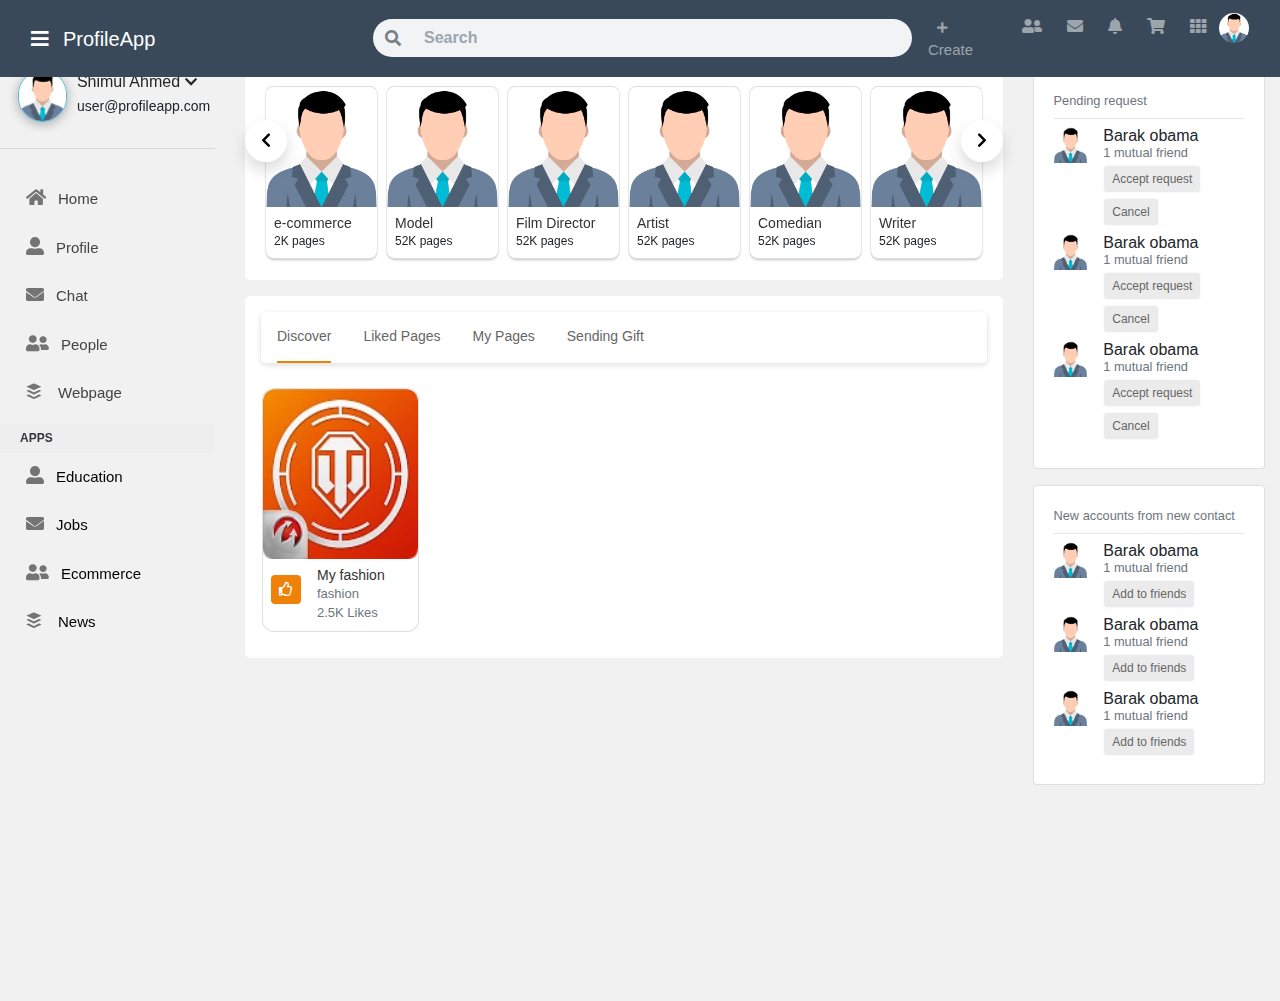
<file: webpage - Copy.html>
<!DOCTYPE html>
<html lang="en">
<head>
    <meta charset="UTF-8">
    <meta http-equiv="Content-type" content="text/html; charset=UTF-8">
    <meta name="title" content="">
    <meta name="description" content="">
    <meta name="keywords" content="">
    <meta name="viewport" content="width=device-width, initial-scale=1, maximum-scale=1">
    <title>Proffile App</title>
    
<!--  css files  -->
    <link rel="stylesheet" href="css/bootstrap.min.css">
    <link rel="stylesheet" href="css/all.min.css">
    <link rel="stylesheet" href="css/slick.css">
    <link rel="stylesheet" href="css/style.css">
</head>



<body>
    
<!-- Navbar start   -->

<nav class="navbar navbar-expand-lg fixed-top nav-bg navbar-dark ">
  <div class="container-fluid">
     <div class="rg-side d-flex">
        <a href="#"><span class="bars" ><i class="fas fa-bars" ></i></span></a>
        <a class="navbar-brand " href="#">ProfileApp</a>
        <div class="top-form ml-auto">
        <form class="form-inline input-group my-2 my-lg-0">
         <div class="input-group-prepend">
             <div class="input-group-text">
             <i class="fas fa-search " ></i>
             </div>
         </div>
          <input class="form-control mr-sm-2" type="search" placeholder="Search" aria-label="Search">
        </form>
        </div>
    </div>
      
 <div class="lf-side">
    <button class="navbar-toggler" type="button" data-toggle="collapse" data-target="#navbarSupportedContent" aria-controls="navbarSupportedContent" aria-expanded="false" aria-label="Toggle navigation">
    <span class="navbar-toggler-icon"></span>
  </button>

  <div class="collapse navbar-collapse" id="navbarSupportedContent">
    <ul class="navbar-nav mr-auto">
     
      <li class="nav-item  dropdown">
        <a class="nav-link " href="#" id="" role="button" data-toggle="dropdown" aria-haspopup="true" aria-expanded="false">
          <span><i class="fas fa-plus" ></i></span>Create
        </a>
        <div class="dropdown-menu" aria-labelledby="">
          <a class="dropdown-item" href="#">uih</a>
          <a class="dropdown-item" href="#">Another action</a>
          <div class="dropdown-divider"></div>
          <a class="dropdown-item" href="#">Something else here</a>
        </div>
      </li>
      
       <li class="nav-item  dropdown">
        <a class="nav-link " href="#" id="" role="button" data-toggle="dropdown" aria-haspopup="true" aria-expanded="false">
          <i class="fas fa-user-friends"></i>
        </a>
        <div class="dropdown-menu" aria-labelledby="">
          <a class="dropdown-item" href="#">uih</a>
          <a class="dropdown-item" href="#">Another action</a>
          <div class="dropdown-divider"></div>
          <a class="dropdown-item" href="#">Something else here</a>
        </div>
      </li>
      
       <li class="nav-item  dropdown">
        <a class="nav-link " href="#" id="" role="button" data-toggle="dropdown" aria-haspopup="true" aria-expanded="false">
          <i class="fas fa-envelope" ></i>
        </a>
        <div class="dropdown-menu" aria-labelledby="">
          <a class="dropdown-item" href="#">uih</a>
          <a class="dropdown-item" href="#">Another action</a>
          <div class="dropdown-divider"></div>
          <a class="dropdown-item" href="#">Something else here</a>
        </div>
      </li>
      
       <li class="nav-item  dropdown">
        <a class="nav-link " href="#" id="" role="button" data-toggle="dropdown" aria-haspopup="true" aria-expanded="false">
          <i class="fas fa-bell" ></i>
        </a>
        <div class="dropdown-menu  " aria-labelledby="">
          <a class="dropdown-item" href="#">uih</a>
          <a class="dropdown-item" href="#">Another action</a>
          <div class="dropdown-divider"></div>
          <a class="dropdown-item" href="#">Something else here</a>
        </div>
      </li>
      
       <li class="nav-item  dropdown">
        <a class="nav-link " href="#" id="" role="button" data-toggle="dropdown" aria-haspopup="true" aria-expanded="false">
          <i class="fas fa-shopping-cart" ></i>
        </a>
        <div class="dropdown-menu dropdown-menu-right" aria-labelledby="">
          <a class="dropdown-item" href="#">uih</a>
          <a class="dropdown-item" href="#">Another action</a>
          <div class="dropdown-divider"></div>
          <a class="dropdown-item" href="#">Something else here</a>
        </div>
      </li>
      
       <li class="nav-item  dropdown">
        <a class="nav-link " href="#" id="" role="button" data-toggle="dropdown" aria-haspopup="true" aria-expanded="false">
          <i class="fas fa-thfas fa-th" ></i>
        </a>
        <div class="dropdown-menu dropdown-menu-right" aria-labelledby="">
          <a class="dropdown-item" href="#">uih</a>
          <a class="dropdown-item" href="#">Another action</a>
          <div class="dropdown-divider"></div>
          <a class="dropdown-item" href="#">Something else here</a>
        </div>
      </li>
      
      <li class="nav-item dropdown">
        <a class="nav-link m-0 p-0 " href="#" id="" role="button" data-toggle="dropdown" aria-haspopup="true" aria-expanded="false">
          <img src="images/users.png" alt="">
        </a>
        <div class="dropdown-menu dropdown-menu-right" aria-labelledby="">
          <a class="dropdown-item" href="#">uih</a>
          <a class="dropdown-item" href="#">Another action</a>
          <div class="dropdown-divider"></div>
          <a class="dropdown-item" href="#">Something else here</a>
        </div>
      </li>
      
    </ul>
  </div>
 </div>
  
  </div>
</nav>
   
<!-- Navbar end   -->   
    

<!--  Left sidebar start  -->

   <div class="left-sidebar  ">
       <div class="sidebar-user d-flex d-inline">
           <img src="images/users.png" alt="user-image">
            <div class="user-info">
                <a class="nav-link p-0 dropdown " href="#" id="" role="button" data-toggle="dropdown" aria-haspopup="true" aria-expanded="false">
                  Shimul Ahmed <span><i class="fas fa-chevron-down"></i></span>
                </a>
                <div class="dropdown-menu" aria-labelledby="">
                  <a class="dropdown-item" href="#"><i class="far fa-user"></i><span>Profile</span></a>
                  <a class="dropdown-item" href="#"><i class="fas fa-sliders-h" ></i><span>Setting</span></a>
                  <a class="dropdown-item" href="#"><i class="fas fa-power-off"></i><span>Log out</span></a>
                </div>
                <span>user@profileapp.com</span>
            </div>
       </div>
       <hr>
       <div class="sidebar-list">
           <ul class="navbar-nav">
               <li class="active nav-item">
                   <a href="index.html" class="nav-link"><i class="fas fa-home"></i>Home</a>
               </li>
                <li class=" nav-item">
                   <a href="profile.html" class="nav-link"><i class="fas fa-user-alt"></i>Profile</a>
               </li>
                <li class=" nav-item">
                   <a href="#" class="nav-link"><i class="fas fa-envelope"></i>Chat</a>
               </li>
                <li class=" nav-item">
                   <a href="people.html" class="nav-link"><i class="fas fa-user-friends"></i>People</a>
               </li>
                <li class=" nav-item">
                   <a href="webpage.html" class="nav-link"><i class="fab fa-buffer pr-3"></i>Webpage</a>
               </li>
           </ul>
           <div class="dv-text">
               APPS
           </div>
            <ul class="navbar-nav apps">
                <li class=" nav-item">
                   <a href="#" class="nav-link"><i class="fas fa-user-alt"></i>Education</a>
               </li>
                <li class=" nav-item">
                   <a href="#" class="nav-link"><i class="fas fa-envelope"></i>Jobs</a>
               </li>
                <li class=" nav-item">
                   <a href="#" class="nav-link"><i class="fas fa-user-friends"></i>Ecommerce</a>
               </li>
                <li class=" nav-item">
                   <a href="#" class="nav-link"><i class="fab fa-buffer pr-3"></i>News</a>
               </li>
           </ul>
       </div>
   </div>

<!--Left sidebar end   -->


<!--Main content container start   -->

    <div class="main-container ">
        <div class="content">
            <div class="container container-fluid ">
               <div class="row ">
<!--                   center content -->
                   <div class="col-lg-9 center-content ">
                      <div class="row mx-0">

<!--                          profile type-->
                          <div class="col-lg-12  mb-3">

                            <div class="row profile-type bg-white p-3 center slider" >
                                <div class="card ">
                                    <a href="">
                                        <img src="images/users.png" class="" alt="">
                                        <div class="card-body p-2">
                                            <a href=""><h6>e-commerce</h6></a>
                                            <p>2K pages</p>
                                        </div>
                                    </a>
                                </div>
                                <div class="card ">
                                    <a href="">
                                        <img src="images/users.png" class="" alt="">
                                        <div class="card-body p-2">
                                            <a href=""><h6>Model</h6></a>
                                            <p>52K pages</p>
                                        </div>
                                    </a>
                                </div>
                                <div class="card ">
                                    <a href="">
                                        <img src="images/users.png" class="" alt="">
                                        <div class="card-body p-2">
                                            <a href=""><h6>Film Director</h6></a>
                                            <p>52K pages</p>
                                        </div>
                                    </a>
                                </div>
                                <div class="card ">
                                    <a href="">
                                        <img src="images/users.png" class="" alt="">
                                        <div class="card-body p-2">
                                            <a href=""><h6>Artist</h6></a>
                                            <p>52K pages</p>
                                        </div>
                                    </a>
                                </div>
                                <div class="card ">
                                    <a href="">
                                        <img src="images/users.png" class="" alt="">
                                        <div class="card-body p-2">
                                            <a href=""><h6>Comedian</h6></a>
                                            <p>52K pages</p>
                                        </div>
                                    </a>
                                </div>
                                <div class="card ">
                                    <a href="">
                                        <img src="images/users.png" class="" alt="">
                                        <div class="card-body p-2">
                                            <a href=""><h6>Writer</h6></a>
                                            <p>52K pages</p>
                                        </div>
                                    </a>
                                </div>
                                <div class="card ">
                                    <a href="">
                                        <img src="images/users.png" class="" alt="">
                                        <div class="card-body p-2">
                                            <a href=""><h6>Author</h6></a>
                                            <p>52K pages</p>
                                        </div>
                                    </a>
                                </div>
                                <div class="card ">
                                    <a href="">
                                        <img src="images/users.png" class="" alt="">
                                        <div class="card-body p-2">
                                            <a href=""><h6>Entertainer</h6></a>
                                            <p>52K pages</p>
                                        </div>
                                    </a>
                                </div>
                            </div>

                          </div>



<!--                        My tabs Part  -->
                          <div class="col-lg-12  px-0 mb-3">

                             <div class="tabs-part bg-white p-3">
                                 <nav class="">
                                     <div class="nav nav-tabs " id="nav-tab" role="tablist">
                                         <a class="nav-item nav-link active" id="discover-tab" data-toggle="tab" href="#nav-discover" role="tab" aria-controls="nav-discover" aria-selected="true">Discover</a>
                                         <a class="nav-item nav-link" id="friends-tab" data-toggle="tab" href="#nav-friends" role="tab" aria-controls="nav-friends" aria-selected="false">Liked Pages</a>
                                         <a class="nav-item nav-link" id="contact-tab" data-toggle="tab" href="#nav-contact" role="tab" aria-controls="nav-contact" aria-selected="false">My Pages</a>
                                         <a class="nav-item nav-link" id="following-tab" data-toggle="tab" href="#nav-following" role="tab" aria-controls="nav-following" aria-selected="false">Sending Gift</a>
                                     </div>
                                 </nav>

                                 <!--                              tabs contents are-->
                                 <div class="tab-content" id="nav-tabContent">
                                     <!--                                  discover pages tab-->
                                     <div class="tab-pane fade show active" id="nav-discover" role="tabpanel" aria-labelledby="discover-tab">
                                         <div class="discover">

                                             <div class="row ">
                                                 <div class="col-lg-3 px-3">
                                                     <div class="card ">
                                                         <a href="">
                                                             <img src="images/page-icon.png" class="img-fluid" alt="">
                                                             <div class="card-body page-bd user-dropdown px-2 py-2 ">
                                                                 <div class="media">
                                                                     <div class="page-md text-center mt-2 mr-3">
                                                                         <a href="" class="btn btn-light px-2 w-100 py-1"><i class="far fa-thumbs-up"></i></a>
                                                                     </div>
                                                                     <div class="media-body">
                                                                         <a href="" class="dropdown"  id="" role="button" data-toggle="dropdown" aria-haspopup="true" aria-expanded="false"><h6>My fashion</h6></a>
<!--                                                                          <div class="dropdown-menu" aria-labelledby="">-->
<!--                                                                              <a class="dropdown-item" href="#"><i class="far fa-user"></i><span>Profile</span></a>-->
<!--                                                                              <a class="dropdown-item" href="#"><i class="fas fa-sliders-h" ></i><span>Setting</span></a>-->
<!--                                                                              <a class="dropdown-item" href="#"><i class="fas fa-power-off"></i><span>Log out</span></a>-->
<!--                                                                          </div>-->
                                                                         <a href=""><p class="mb-0 text-muted">fashion </p></a>
                                                                         <p class="mb-0 small text-muted">2.5K Likes</p>

                                                                     </div>
                                                                 </div>
                                                             </div>
                                                         </a>
                                                     </div>
                                                 </div>




                                             </div>
                                         </div>
                                     </div>
                                     <!--                                  liked pages tab-->
                                     <div class="tab-pane fade" id="nav-friends" role="tabpanel" aria-labelledby="friends-tab">
                                         <div class="friends">

                                             <div class="row ">
                                                 <div class="col-lg-3 px-3">
                                                     <div class="card ">
                                                         <a href="">
                                                             <img src="images/page-icon.png" class="img-fluid" alt="">
                                                             <div class="card-body py-2">
                                                                 <a href=""><h6>School memory</h6></a>
                                                                 <a href=""><p class="mb-0 text-muted">fashion </p></a>
                                                                 <p class="mb-0 small text-muted">2.5K Likes</p>
                                                                 <div class="card-button text-center mt-2">
                                                                     <a href="" class="btn btn-light px-3 w-100 py-1"> Liked</a>
                                                                 </div>
                                                             </div>
                                                         </a>
                                                     </div>
                                                 </div>

                                             </div>

                                         </div>
                                     </div>
                                     <!--                                  my pages tab -->
                                     <div class="tab-pane fade" id="nav-contact" role="tabpanel" aria-labelledby="contact-tab">
                                         <div class="contact">
                                             <div class="contact-btn ">
                                                 <button class="mb-2 btn btn-sm btn-dark" data-toggle="modal" data-target="#addcontact" >Create Page</button>
                                                 <!-- Modal -->
                                                 <div class="modal fade" id="addcontact" tabindex="-1" role="dialog" aria-labelledby="addcontact" aria-hidden="true">
                                                     <div class="modal-dialog" role="document">
                                                         <div class="modal-content">
                                                             <div class="modal-header">
                                                                 <h5 class="modal-title" id="">Page Info</h5>
                                                                 <button type="button" class="close" data-dismiss="modal" aria-label="Close">
                                                                     <span aria-hidden="true">&times;</span>
                                                                 </button>
                                                             </div>
                                                             <div class="modal-body">
                                                                 <form action="" class="" enctype="multipart/form-data">

                                                                     <div class="form-group">
                                                                         <label for="">Page name</label>
                                                                         <input type="text" class="form-control" id="" placeholder="Name">
                                                                     </div>
                                                                     <div class="form-group">
                                                                         <label for="">Select category</label>
                                                                         <select class="form-control " name="" id="">
                                                                             <option value="">Select category</option>
                                                                             <option value="1">Children</option>
                                                                             <option value="1">Fashion</option>
                                                                         </select>
                                                                     </div>
                                                                     <div class="form-group">
                                                                         <label for="">About Page</label>
                                                                         <textarea name="" class="form-control" id="" cols="30" rows="5">
                                                                         </textarea>
                                                                     </div>
                                                                     <div class="custom-file">
                                                                         <input type="file" accept="image/*" class="custom-file-input" id="upImage">
                                                                         <label class="custom-file-label" for="upImage">Add logo</label>
                                                                     </div>
                                                                     <div class="my-3 text-right">
                                                                         <button type="button" class="btn btn-secondary" data-dismiss="modal">Cancel</button>
                                                                         <button type="submit" class="  btn btn-primary">Create</button>
                                                                     </div>
                                                                 </form>
                                                             </div>
                                                         </div>
                                                     </div>
                                                     <!-- Modal finish-->
                                                 </div>
                                             </div>
                                             <table class="table user-tb table-striped table-hover ">
                                                 <caption>List of users</caption>
                                                 <thead>
                                                 <tr>
                                                     <th scope="col">No</th>
                                                     <th scope="col">Icon</th>
                                                     <th scope="col">Page Name</th>
                                                     <th scope="col">Category</th>
                                                     <th scope="col">Action</th>
                                                 </tr>
                                                 </thead>
                                                 <tbody>
                                                 <tr>
                                                     <th scope="row">1</th>
                                                     <td><a href="page.html"><img src="images/page-icon.png" class="img-fluid" alt=""></a></td>
                                                     <td><a href="page.html">My Fashion</a></td>
                                                     <td><a href="page.html">Fashion</a></td>
                                                     <td>
                                                         <a href="" class="btn btn-primary btn-sm"><i class="far fa-edit"></i></a>
                                                         <a href="" class="btn btn-success btn-sm"><i class="fas fa-tools"></i></a>
                                                         <a href="" class="btn btn-danger btn-sm" onclick="return confirm('Are you sure to delete');"><i class="fas fa-trash-alt"></i></a>
                                                     </td>
                                                 </tr>
                                                 <tr>
                                                     <th scope="row">2</th>
                                                     <td><a href="page.html"><img src="images/page-icon.png" class="img-fluid" alt=""></a></td>
                                                     <td><a href="page.html">My Fashion</a></td>
                                                     <td><a href="page.html">Fashion</a></td>
                                                     <td>
                                                         <a href="" class="btn btn-primary btn-sm"><i class="far fa-edit"></i></a>
                                                         <a href="" class="btn btn-success btn-sm"><i class="fas fa-tools"></i></a>
                                                         <a href="" class="btn btn-danger btn-sm" onclick="return confirm('Are you sure to delete');"><i class="fas fa-trash-alt"></i></a>
                                                     </td>
                                                 </tr>
                                                 <tr>
                                                     <th scope="row">3</th>
                                                     <td><a href="page.html"><img src="images/page-icon.png" class="img-fluid" alt=""></a></td>
                                                     <td><a href="page.html">My Fashion</a></td>
                                                     <td><a href="page.html">Fashion</a></td>
                                                     <td>
                                                         <a href="" class="btn btn-primary btn-sm"><i class="far fa-edit"></i></a>
                                                         <a href="" class="btn btn-success btn-sm"><i class="fas fa-tools"></i></a>
                                                         <a href="" class="btn btn-danger btn-sm" onclick="return confirm('Are you sure to delete');"><i class="fas fa-trash-alt"></i></a>
                                                     </td>
                                                 </tr>
                                                 <tr>
                                                     <th scope="row">4</th>
                                                     <td><a href="page.html"><img src="images/page-icon.png" class="img-fluid" alt=""></a></td>
                                                     <td><a href="page.html">My Fashion</a></td>
                                                     <td><a href="page.html">Fashion</a></td>
                                                     <td>
                                                         <a href="" class="btn btn-primary btn-sm"><i class="far fa-edit"></i></a>
                                                         <a href="" class="btn btn-success btn-sm"><i class="fas fa-tools"></i></a>
                                                         <a href="" class="btn btn-danger btn-sm" onclick="return confirm('Are you sure to delete');"><i class="fas fa-trash-alt"></i></a>
                                                     </td>
                                                 </tr>
                                                 </tbody>
                                             </table>
                                         </div>
                                     </div>
                                     <!--                                  sending gift tab-->
                                     <div class="tab-pane fade" id="nav-following" role="tabpanel" aria-labelledby="following-tab">
                                         <div class="following">
                                             <div class="row ">

                                                 <div class="col-lg-3 px-3">
                                                     <div class="card ">
                                                         <a href="">
                                                             <img src="images/users.png" class="img-fluid" alt="">
                                                             <div class="card-body py-2">
                                                                 <a href=""><h6>Adnan sami motal</h6></a>
                                                                 <p class="mb-0 text-muted">500 followers</p>
                                                                 <div class="card-button text-center mt-2">
                                                                     <a href="" class="btn btn-light px-2 w-100 py-1"> follow</a>
                                                                 </div>
                                                             </div>
                                                         </a>
                                                     </div>
                                                 </div>

                                             </div>
                                         </div>
                                     </div>
                                 </div>
                             </div>

                          </div>

                      </div>
                   </div>




<!--                   right part content of banner start -->

                   <div class="col-lg-3 right-content px-0">

<!--                       notification-->
                       <div class="col-lg-12">
                          <div class="pending-rq">
                              <div class="card  mb-3">
                                  <div class="card-body">
                                      <p class="mb-0 small text-muted">Pending request</p>
                                      <hr class="my-2">
                                      <div class="media my-2">
                                          <img src="images/users.png" class="img-fluid mr-3" alt="...">
                                          <div class="media-body">
                                              <p class="my-0">Barak obama</p>
                                              <p class="text-muted my-0 small">1 mutual friend</p>
                                              <div class="rq-button">
                                                  <a href="" class="btn btn-light">Accept request</a>
                                                  <a href="" class="btn btn-light">Cancel</a>
                                              </div>
                                          </div>
                                      </div>
                                      <div class="media my-2">
                                          <img src="images/users.png" class="img-fluid mr-3" alt="...">
                                          <div class="media-body">
                                              <p class="my-0">Barak obama</p>
                                              <p class="text-muted my-0 small">1 mutual friend</p>
                                              <div class="rq-button">
                                                  <a href="" class="btn btn-light">Accept request</a>
                                                  <a href="" class="btn btn-light">Cancel</a>
                                              </div>
                                          </div>
                                      </div>
                                      <div class="media my-2">
                                          <img src="images/users.png" class="img-fluid mr-3" alt="...">
                                          <div class="media-body">
                                              <p class="my-0">Barak obama</p>
                                              <p class="text-muted my-0 small">1 mutual friend</p>
                                              <div class="rq-button">
                                                  <a href="" class="btn btn-light">Accept request</a>
                                                  <a href="" class="btn btn-light">Cancel</a>
                                              </div>
                                          </div>
                                      </div>
                                  </div>
                              </div>
                          </div>
                       </div>

<!--                       social banners  -->
                        <div class="col-lg-12">
                            <div class="pending-rq">
                                <div class="card  mb-3">
                                    <div class="card-body">
                                        <p class="mb-0 small text-muted">New accounts from new contact</p>
                                        <hr class="my-2">
                                        <div class="media my-2">
                                        <img src="images/users.png" class="img-fluid mr-3" alt="...">
                                        <div class="media-body">
                                            <p class="my-0">Barak obama</p>
                                            <p class="text-muted my-0 small">1 mutual friend</p>
                                            <div class="rq-button">
                                                <a href="" class="btn btn-light">Add to friends</a>
                                            </div>
                                        </div>
                                    </div>
                                        <div class="media my-2">
                                            <img src="images/users.png" class="img-fluid mr-3" alt="...">
                                            <div class="media-body">
                                                <p class="my-0">Barak obama</p>
                                                <p class="text-muted my-0 small">1 mutual friend</p>
                                                <div class="rq-button">
                                                    <a href="" class="btn btn-light">Add to friends</a>
                                                </div>
                                            </div>
                                        </div>
                                        <div class="media my-2">
                                            <img src="images/users.png" class="img-fluid mr-3" alt="...">
                                            <div class="media-body">
                                                <p class="my-0">Barak obama</p>
                                                <p class="text-muted my-0 small">1 mutual friend</p>
                                                <div class="rq-button">
                                                    <a href="" class="btn btn-light">Add to friends</a>
                                                </div>
                                            </div>
                                        </div>
                                    </div>
                                </div>
                            </div>
                        </div>

                   </div>

<!--                   right part of banner end-->




               </div>
            </div>
        </div>
    </div>

<!--Main content container end   -->








<script src="js/jquery-3.3.1.slim.min.js" ></script>
<script src="js/popper.min.js" ></script>
<script src="js/bootstrap.min.js" ></script>
<script src="js/slick.js" ></script>
<script src="js/custom.js" ></script>


</body>
</html>
</file>
<file: css/style.css>
body{
    background-color: #F1F1F1;
}
*{
    margin: 0;
    padding: 0;
    outline: 0;
}
    
a{
    text-decoration: none;
    color: #333333;
    
}
a:hover{
    text-decoration: none;
    color: #212529;
}
ul,ol{
    list-style-type: none;
}
img{
    vertical-align: middle;
}


/*============================ Navbar ==============================*/
.nav-bg{
    background: #394959;
}
.bars{
    padding-right: 14px;
    font-size: 20px;
    color: white;
    line-height: 40px;
}
.rg-side{
    width: 900px;
}
.top-form .input-group-text{
    border-top-left-radius: 50px;
    border-bottom-left-radius: 50px;
    background: #F1F3F4;
    border: none;
    color: #777d84;
}

.top-form .form-control{
    width: 500px;
    border-radius: 100px;
    background: #F1F3F4;
    border: none;

}
.top-form .form-control::placeholder{
    color: #9CA5B0;
    font-weight: 600;

}
.top-form .form-control:focus{
    box-shadow: none;

}

.lf-side .nav-link span i{
    font-size: 12px;
    padding-right: 8px;
}
.lf-side .nav-link i{
    font-size: 16px;
    padding-left: 9px;
}
.lf-side .nav-link img{
    width: 30px;
    height: 30px;
    border-radius: 36px;
    margin-left: 5px;
    margin-top: 5px;
}
.lf-side .nav-link{
    font-size: 15px;
    font-weight: 500;
}









/*============================ Left-sidebar ==============================*/
.left-sidebar{
    padding-top: 60px;
    width: 215px;
    position: fixed;
}
.sidebar-user{
    padding: 10px 0;
    padding-left: 18px;
    padding-right: 5px;
    
}
.sidebar-user img{
    border-radius: 100px;
    border: 1px solid #41B5DE;
    width: 52px;
    height: 52px;
    -webkit-box-shadow: 0px 2px 11px 0px rgba(0,0,0,0.3); 
    box-shadow: 0px 2px 11px 0px rgba(0,0,0,0.3);
}
.user-info{
    padding-left: 10px;
}
.user-info a{
    font-size: 16px;
    color: #242626;
}
.user-info span{
    font-size: 14px;
}

.user-info .dropdown-item{
    font-size: 12px;
}
.user-info .dropdown-toggle{
    content:"\f078" ;
    
}
.user-info .dropdown-item span{
    padding-left: 8px;
}
.dropdown-menu{
    min-width: 8rem;
}

.right-sidebar hr{
    margin: 0;
}

.sidebar-list ul {
    padding-top: 10px;
}
.sidebar-list ul li{
    padding: 5px 0;
    padding-left: 26px;
}
.sidebar-list ul li a{
    color: #434343;
    font-size: 15px;
}
.sidebar-list ul li i{
    padding-right: 12px;
    color: #747474;
    font-size: 18px;
}
.sidebar-list ul li a:focus{
    color: #000000;
    font-weight: 500;
}
.sidebar-list ul li a:focus i{
    color: #000000;
}

.dv-text{
    margin-top: 5px;
    padding: 6px 0;
    padding-left: 20px;
    color: #37353F;
    font-weight: 700;
    font-size: 12px;
    background: #EEEEEE;
}
.apps{
    padding-top: 0!important;
}
.sidebar-list ul.apps li a{
    color: #000000;
    font-weight: 500;
}


/*============================ Profile-section  ==============================*/

.main-container{
    margin-left: 230px;
    padding-top: 70px;
    padding-bottom: 200px;
}

.content{

}
.center-content{

}
.right-content{

}

.banner-card{
    position: relative;
}

.menu-section{
    padding-left: 250px;
}
.menu-section .btn{
    border-radius: 100px;
    background-color: #dfe1e2;
    color: #6c6c6c;
}
.menu-item a{
    margin-right: 15px;
    color: #6c6c6c;
    padding-bottom: 8px;
    transition: all linear .3s;
}
.menu-item a:hover{
    border-bottom: 1px solid #6c6c6c;
}
.user-card{
    width: 220px;
    position: absolute;
    bottom: 6%;
    left: 3%;
}
.user-card .btn{
    border-radius: 100px;
    width: 80%;
    position: absolute;
    bottom: 8%;
    left: 50%;
    transform: translateX(-50%);
    color: #6c6c6c;
}

.cover-btn {
    position: absolute;
    top: 4%;
    right: 3%;
}
.cover-btn a{
    border-radius: 100px;
    border: none;
    color: #fff;
    background: #8a8a8a;
}


/*==============  profile-left =====================*/

.profile-left li{
    padding: 7px 0;
}
.profile-left .card{
    border-radius: 7px;
}
.profile-left a{
    font-size: 14px;
    color: #424242;
}
.profile-left a i{
    color: #e28e00;
    font-size: 18px;
}
.profile-left li span{
    font-size: 12px;
}
.about-yourself .btn{
    border-radius: 50px;
    color: #6c6c6c;
    background-color: #e1e1e1;
}

.write-something a i{
    font-size: 12px;
}
.write-something a{
    font-size: 13px;
}
.write-something li{
    font-size: 12px;
}


.n-banner{
    width: 50px;
}
.foot-menu li a{
    font-size: 12px;
    color: #6c6c6c;
    padding-right: 7px;
}
.foot-menu li .dropdown-item {
    font-size: 12px;
    color: #000;
    padding-left: 8px;
    padding-right: 8px;
}


/*======================= profile-right =============================*/

.p-header .btn{
    color: #fff;
    background: #e28e00;
    font-size: 14px;
    border-radius: 100px;
}

.about-yourself{
    color: #666;
}
.about-yourself-tabs .nav-item{
    color: #666;
    font-size: 14px;
}


.up-photo{
    border: 1px dashed #b2b2b2;
    height: 48px;
    width: auto;
    line-height: 48px;
}
.up-photo i{
    font-size: 22px;
}
.up-photo a{

    font-size: 16px;
    color: #ee8208;
}
.fm label{
    font-size: 14px;
    line-height: 30px;
}
.ch{
    line-height: 50px;
}
.ch-text{
    width: 80px;
    font-size: 14px;
}

.gd-text{
    width: 150px;
    line-height: 35px;
}

.fm-btn .btn{
    font-size: 14px;
}


/*========================= activity user ==================================*/
.ac-user-info{
    font-size: 14px;
}
.ac-user-info img{
    height: 40px;
    border-radius: 100px;
    background-color: gray;
}

.ac-user-file{
    font-size: 16px;
    line-height: 112px;
}

.user-activity a{
    font-size: 14px;
    color: #666;
}
.user-activity a{
    font-size: 14px;
    color: #666;
}

.user-react{
    font-size: 14px;
}
.post-part:hover .user-close{
    opacity: 1;
}
.user-close{
    opacity: 0;
}

.post-content img{
    height: 413px;
}
.post-button a i {
    font-size: 12px;
    color: #6c6c6c;
    padding-right: 5px;
}
.post-button li {
    margin-right: 10px;
}
.post-button .btn{
    color: #808080;
    font-size: 14px;
    border-radius: 50px;
    background-color: ;
}


/*========================== right part banner ================================*/

.social-banner img{
    height: 150px;
}


/*========================== people part css ================================*/
.profile-type{
    border-radius: 5px;
}
.profile-type .slick-slide{
    margin: 0 5px!important;
}
.profile-type .card{
    border-radius: 8px;
    margin-bottom: 5px;
    border-left: 0;
    border-right: 0;
    box-shadow: 0 2px 2px 0 rgba(0,0,0,0.1),0 0 0 1px rgba(0,0,0,0.08);
}
.profile-type img{
    border-top-left-radius: 8px;
    border-top-right-radius: 8px;
    width: 100%;
    height: 120px;
}
.profile-type p,h6{
    margin-bottom: 0;
}
.profile-type h6{
    font-size: 14px;
}
.profile-type p{
    font-size: 12px;
}

.slick-prev.slick-arrow{
    position: absolute;
    top: 50px;
    left: 0px;
    z-index: 99;
    background-color: white;
    content: '';
    border: 0;
    border-radius: 100px;
    width: 42px;
    height: 42px;
}
.slick-next.slick-arrow{
    position: absolute;
    top: 50px;
    right: 0px;
    z-index: 99;
    background-color: white;
    content: '';
    border: 0;
    border-radius: 100px;
    width: 42px;
    height: 42px;
}
button:focus{
    outline: none;
}

/* tabs part */

.tabs-part{
    padding-top: 15px;
    border-radius: 5px;
}

.tabs-part .nav.nav-tabs{
    -webkit-box-shadow: 0px 2px 5px 1px rgba(0,0,0,0.1);
    box-shadow: 0px 2px 5px 1px rgba(0,0,0,0.1);
    border: 0;
    border-radius: 5px;
    font-size: 14px;
    border-bottom: 2px transparent;
}
.tabs-part .nav.nav-tabs .nav-link{
    color: #666;
    padding: 14px 0;
    margin: 0 16px;
    border: 0;
}
.tabs-part .nav.nav-tabs .nav-link:hover{
    border: none;
    border-bottom: 2px solid #ddd;
}
.tabs-part .nav.nav-tabs .nav-link.active{
    border: none;
    border-bottom: 2px solid #ee8208;
}
.tabs-part .nav.nav-tabs .nav-link:focus{
    border: none;
    border-bottom: 2px solid #ee8208;
}

.discover .card,.friends .card,.contact .card,.following .card{
    border-radius: 12px;
    margin: 10px 0;
}
.discover .card img,.friends .card img,.contact .card img,.following .card img{
    border-top-left-radius: 12px;
    border-top-right-radius: 12px;
    width: 100%;
    height: 170px;
}
.group-tabs .discover .card img,.group-tabs .friends .card img,.group-tabs .contact .card img,.group-tabs .following .card img{
    border-radius: 12px;
    width: 150px;
    height: 150px;
}
.discover .card-body h6,.friends .card-body h6,.contact .card-body h6,.following .card-body h6{
    font-size: 14px;
    font-weight: 500;
}
.group-tabs .discover .card-body h6,.group-tabs .friends .card-body h6,.group-tabs .contact .card-body h6,.group-tabs .following .card-body h6{
    font-size: 16px;
    font-weight: 500;
}
.discover .card-body p,.friends .card-body p,.contact .card-body p,.following .card-body p{
    font-size: small;
}
.discover,.friends,.contact,.following{
    padding-top: 15px;
}
.card-button .btn{
    background-color: rgba(0,0,0,.08);
    border-radius: 100px;
    font-size: 13px;
    color: #666;
}
.friends .card-button .btn{
    background-color: #ee8208;
    border-radius: 100px;
    font-size: 13px;
    color: #fff;
}
.contact{
    padding-top: 30px;
}
.contact td img{
    height: 50px;
}



/*====================== right content part =============*/
.pending-rq .media img {
    height: 36px;
}
.pending-rq .media-body p {
    line-height: normal;
}
.rq-button .btn{
    margin-top: 5px;
    font-size: 12px;
    background-color: rgba(0,0,0,.08);
    color: #666;
    padding: 4px 8px;

}

/*========================== webpage part css ================================*/

.group-tabs .tabs-part .nav.nav-tabs{
    -webkit-box-shadow: none;
    box-shadow: none;
}
.page-md .btn{
    background: #ee8208;
    color: #ffffff;
    border: transparent;
    font-size: 14px;
    padding: 2px 30px;
}

.user-tb td img{
    height: 36px;
    width: auto;
}
.top-bar {
   border-radius: 4px;
    line-height: 50px;
}
.top-bar a {
    color: #333;
    font-size: 14px;
}
.top-bar .media img{
    width: 26px;
    height: 26px;
}
.top-bar ul {
    padding-left: 30px;
}
.top-bar ul li a{
    padding: 15px 0;
    margin: 0 8px;
    border-bottom: 2px solid transparent;
    color: #999;
}
.top-bar ul li a:hover{
    border-bottom: 2px solid rgba(153, 153, 153, 0.31);
}
.top-bar ul li a:focus{
    border-bottom: 2px solid #ee8208;
    color: #333;
}
.top-bar ul li .dropdown-item{
    border: 0;
    margin: 0;
    line-height: 30px;
    padding:0 10px;
    color: rgba(51, 51, 51, 0.85);
}
.top-bar ul li .dropdown-item:hover{
    border: 0;
    color: #333;
}

/*  create page css */

.cr-page .cr-page-info {
    padding: 0 40px!important;
}
.cr-page .modal-dialog {
    max-width: 600px;
}
.cr-page .modal-dialog .modal-content {
    border-radius: 8px;
}
.cr-page-info {
    color: #ee8208;
}
.cr-page-info i{
    font-size: 30px;
}

.cr-page .card-body{
    border: 1px dashed #999;
}
.cr-page-modal .media{
    font-size: 14px;
    padding: 15px;
}
.cr-page-modal .media i{
    font-size: 50px;
    color: #ee8208;
}
.cr-page-modal .media{
    padding: 0 30px;
}
.cr-page-modal .media-body{

}
.cr-page-modal .media:hover{
    background-color:#f0f0f0 ;
}
.cr-page-modal  a:hover{
    color: #333;
}
.cr-page-modal .media .text-muted{
    font-size: 12px;
    line-height: 1.5;
    color: #666;
}
.cr-page-modal .m-br{
    border-bottom-left-radius: 8px;
    border-bottom-right-radius: 8px;
}
.cr-page-modal li{
    width: 90px;
}
.cr-page-modal ul{
    margin-bottom: 0;
}

.groups-cat .nav-link{
    border-left: 2px solid transparent;
    font-size: 14px;
}
.groups-cat .nav-link i{
    color: #666;
}
.groups-cat .nav-link.active{
    border-radius: 0;
    border-left: 2px solid #ee8208;
    background-color: #f6f6f6;
    color: #333333;
}
.groups-cat .nav-link.active i{
    color: #ee8208;
}
.groups-cat .nav-link:hover{
    background-color: #f6f6f6;
    color: #333333;
}
.groups-cat .nav-link li{
    width: 30px;
}
.search-form input::placeholder{
    color: #999;
    font-size: 14px;
}
.search-form input{
   position: relative;
}
.search-form .input-group-text{
    position: absolute;
    top: 50%;
    transform: translateY(-50%);
    right: 15px;
    border: 0;
    color: #999;
    font-size: 14px;
    background-color: transparent;
}
.m-page .card img{
    height: 50px;
    width: 50px;
    position: relative;
}
.m-page .card .badge{
    padding: 3px 9px;
    font-size: 10px;
    border: 2px solid white;
    position: absolute;
    top: -6px;
    right: -8px;
}

.mpage a:hover{
    text-decoration: underline;
}
.mpage p a{
    font-size: 14px;
}
.m-page.mp-tab .badge{
    right: 20px;
}
.mp-tab p{
    color: #666;
    font-size: 14px!important;
    font-weight: 600;
}
.mp-tab p:hover{
    text-decoration: underline;
}
.mp-tab p i{
    color: #229CEF;
    font-size: 16px!important;
}









/*========================== page part css ================================*/
.page-cover .p-ban{
    height: 142px;
    width: auto;
}
.page-cover .menu-item,.page-cover .dropdown-menu{
    font-size: 14px;
}
.pg-mn .media img{
    height: 80px;
    width: 80px;
}
.pg-mn-left {
    line-height: 80px;
}
.pg-mn-left .btn {
    background-color: #ee8208;
    color: #fff;
}
.pg-mn-left .btn i{
    font-size: smaller;
}
.pg-mn-left .dropdown-menu{
    line-height: normal;
}
.pop-head span{
    font-size: 14px;
}
.ab-page p{
    font-size: 14px;
}
.pop-head a{
    font-size: 12px;
    color: #ee8208;
    line-height: 22px;
}
.participants .card{
    width: 70px;
}

.participants img{
    height: 66px;
    width: 66px;
}

.photo-album .card{
    width: 80px;
    height: 85px;
    margin-bottom: 6px;
    margin-right: 3px;

}
.photo-album .card img{
    border-radius: 0;
}
.card.ph-tl img{
    border-top-left-radius: 8px;
}
.card.ph-tr img{
    border-top-right-radius: 8px;
}
.card.ph-bl img{
    border-bottom-left-radius: 8px;
}
.card.ph-br img{
    border-bottom-right-radius: 8px;
}


.post-part.tabs-part .nav.nav-tabs{
    box-shadow: none;
}


/*=============================== setings part css ===============================*/
.st-text {
    color: #999;
    font-size: 14px;
}
.s-table ul {
    color: #333;
    font-size: 16px;
}
.s-table ul:hover {
    background-color: #f8f8f8;
}
.s-table ul li{
    width: 50%;
}
.s-modal .modal-dialog{
    max-width: 730px;
}
.m-form-btn.btn{
    background-color: #ee8208;
}
</file>
